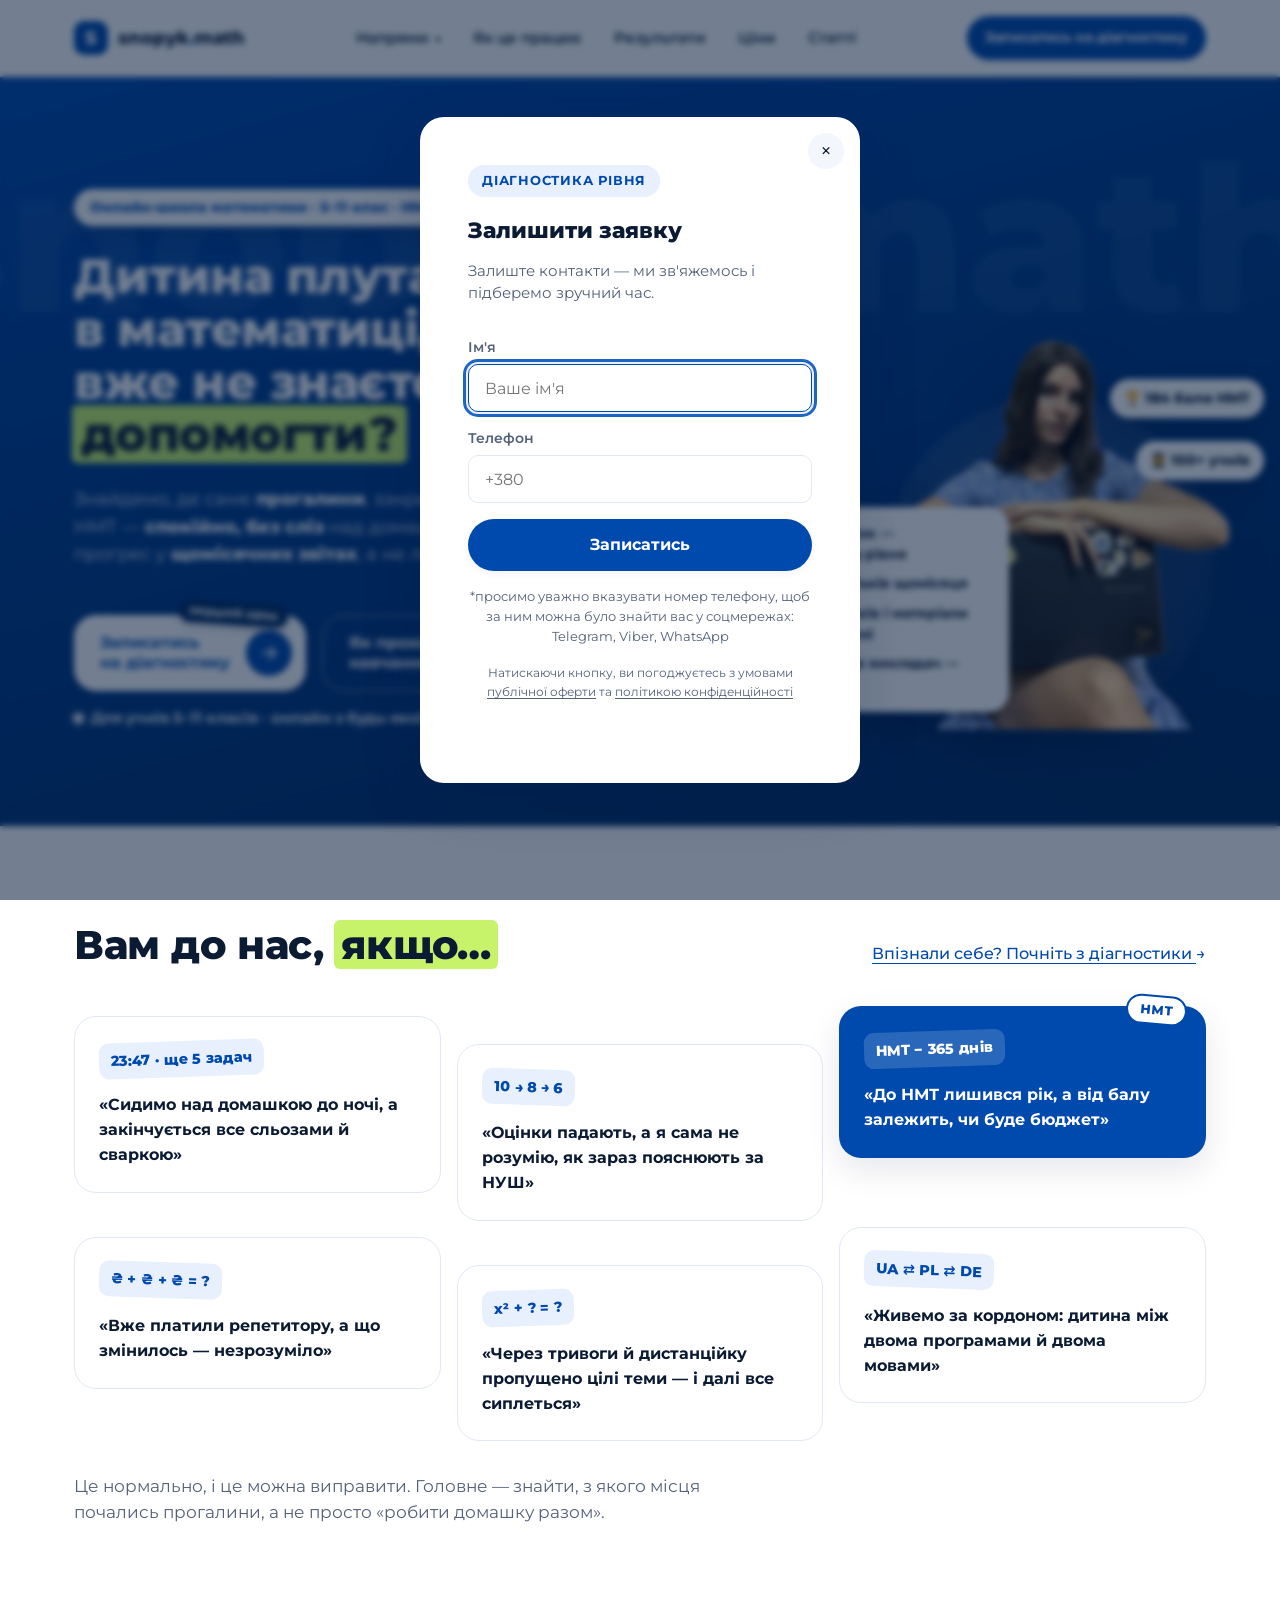
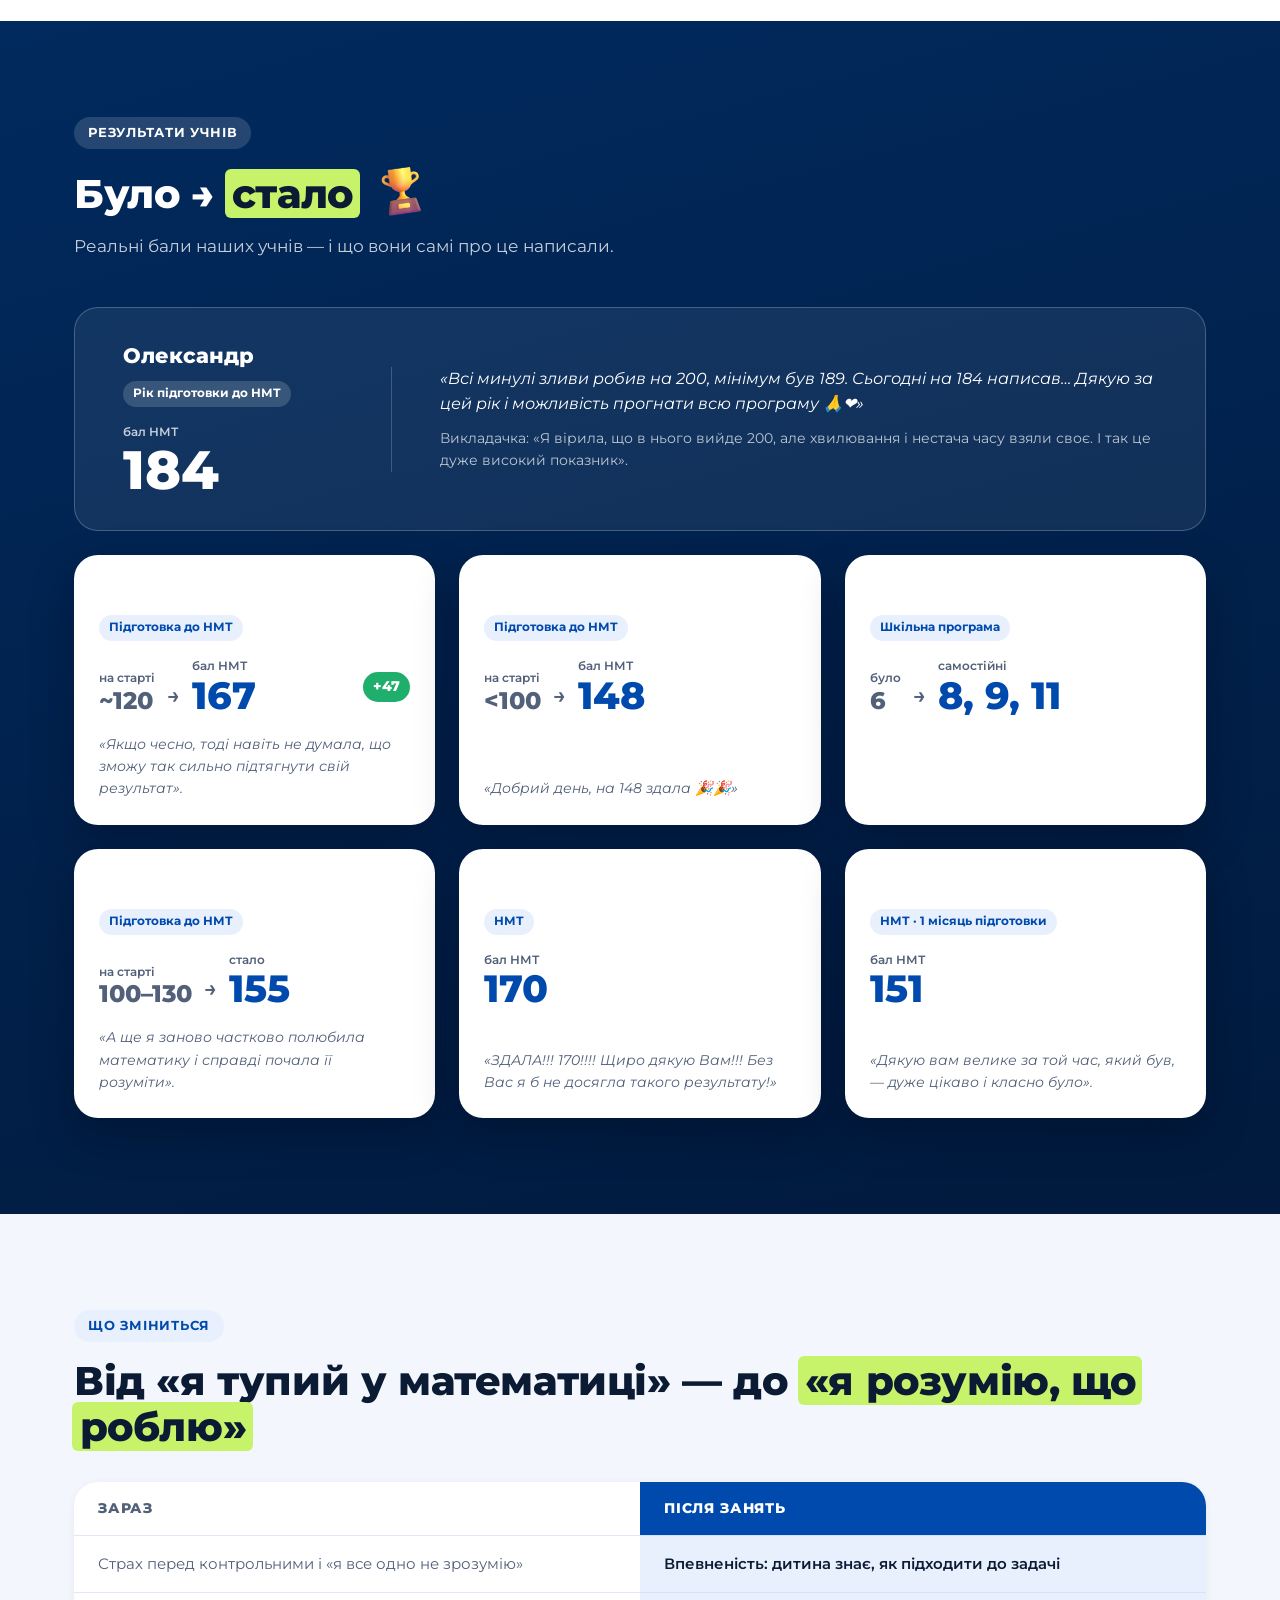
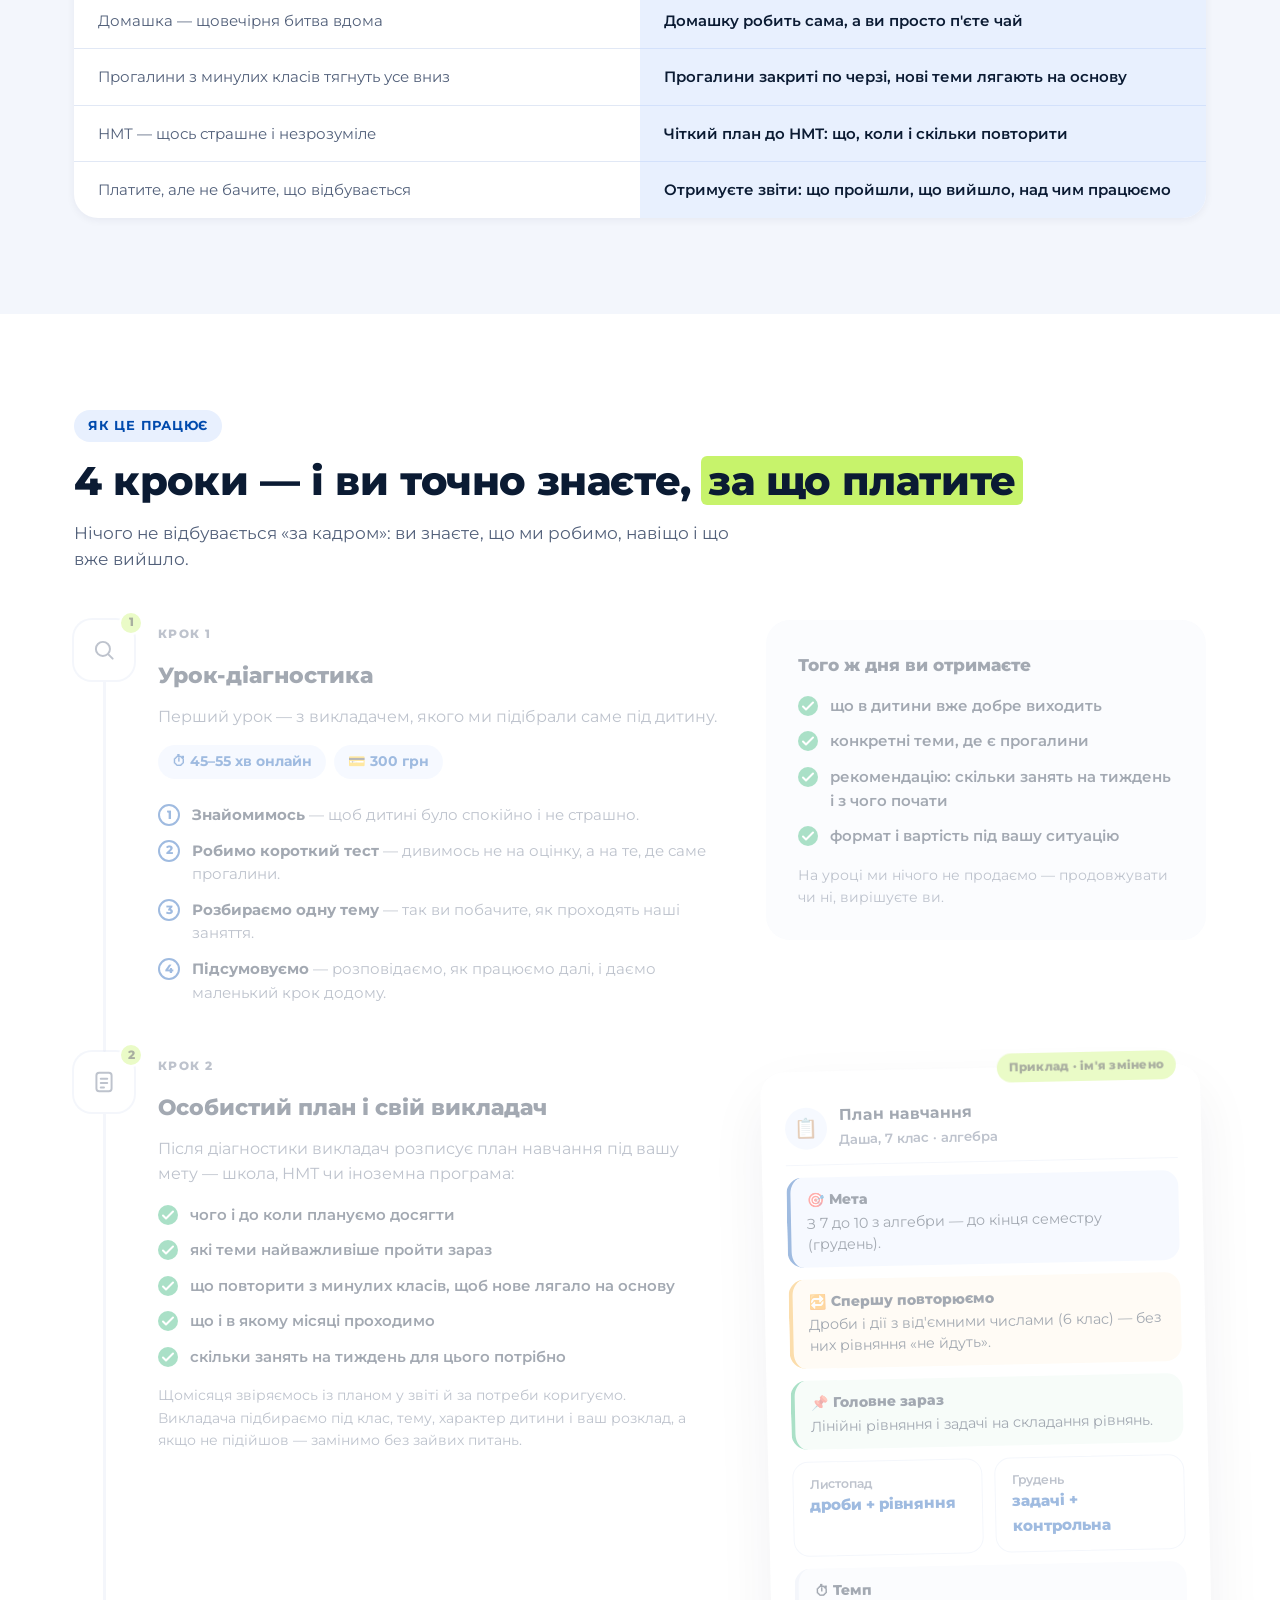
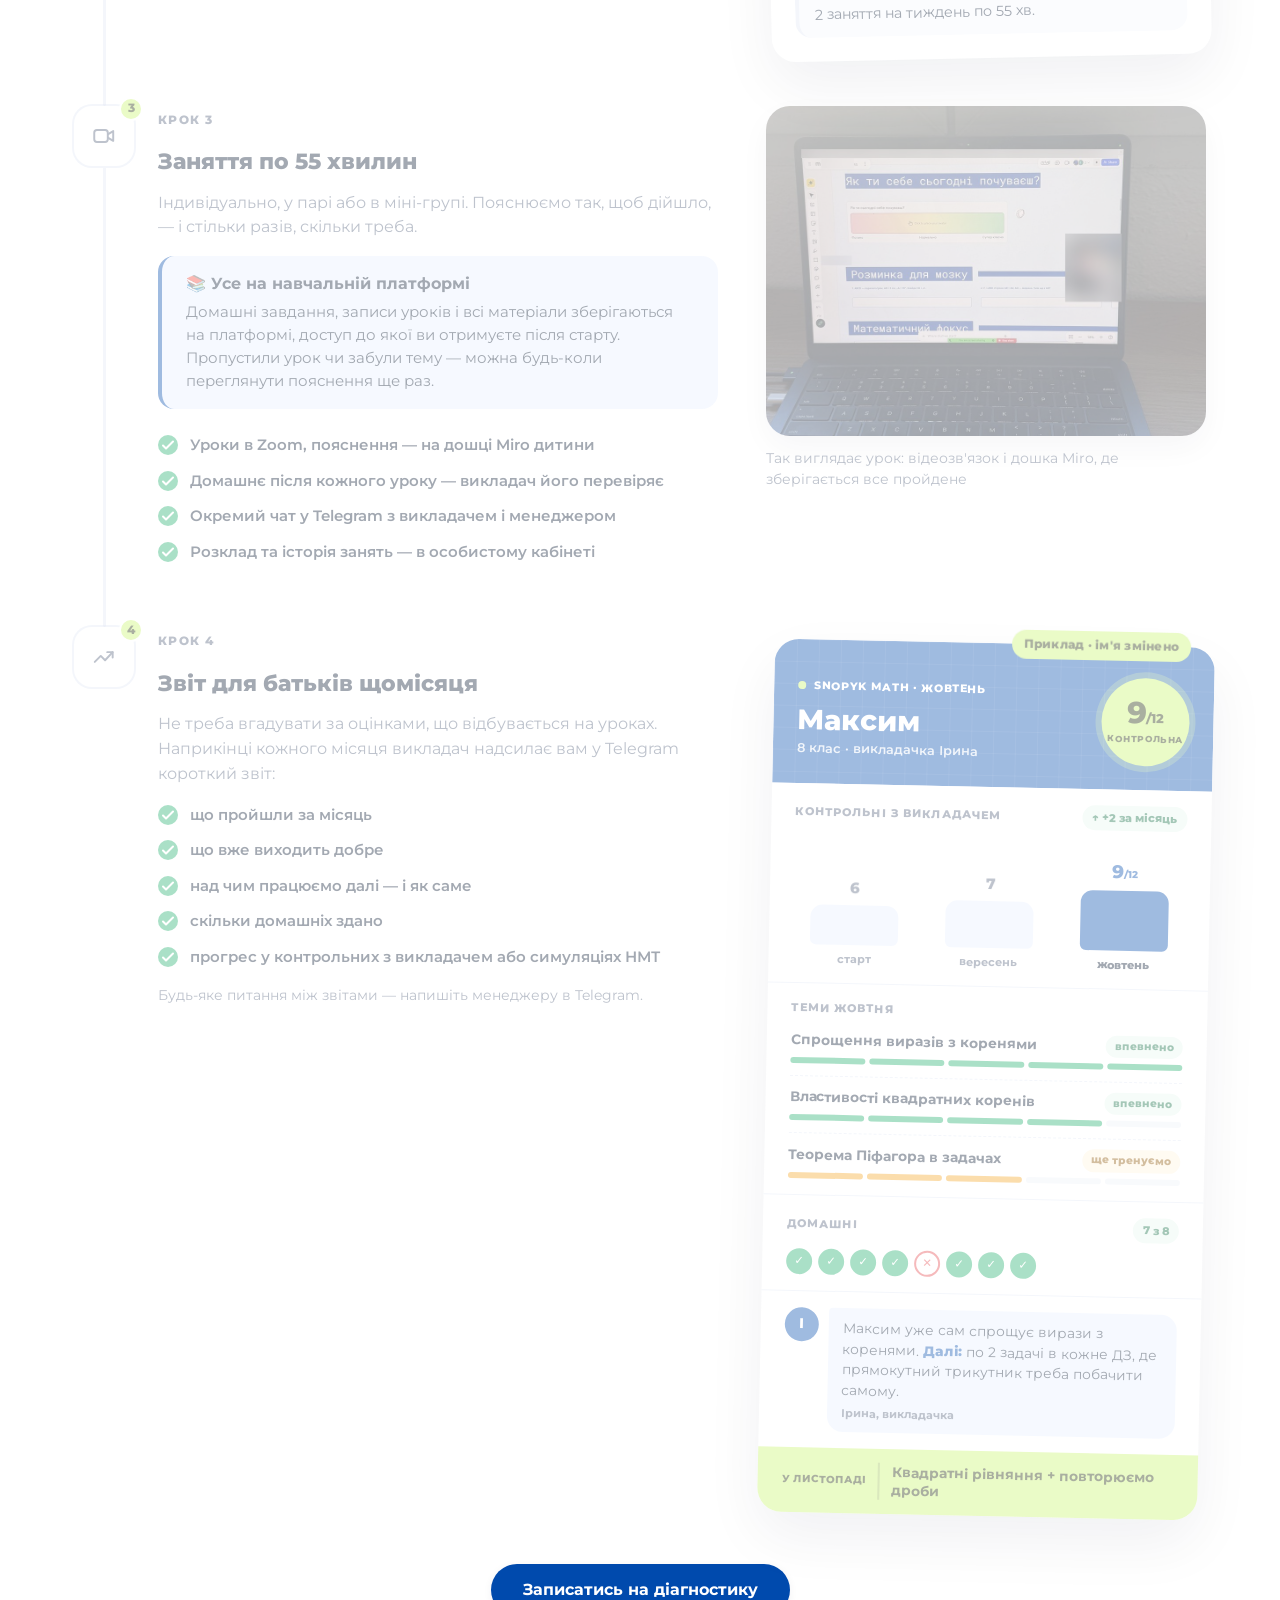
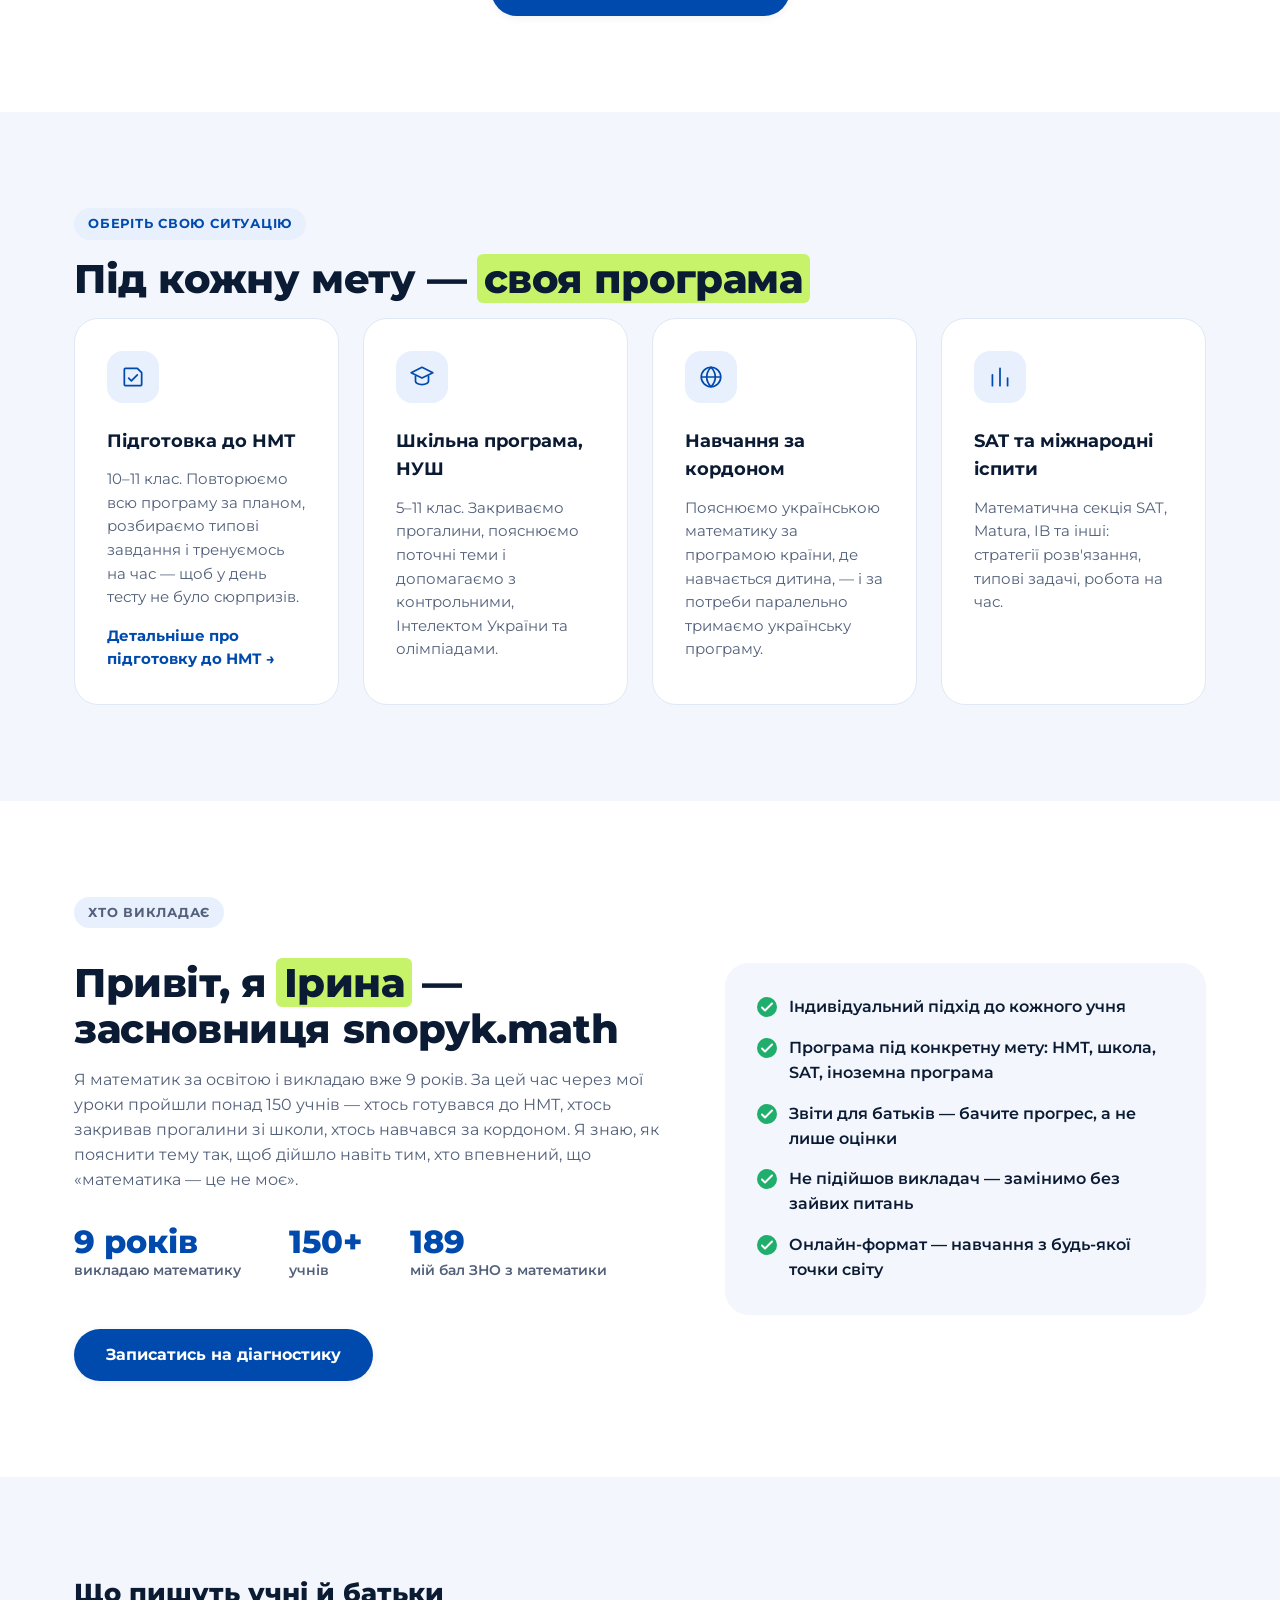
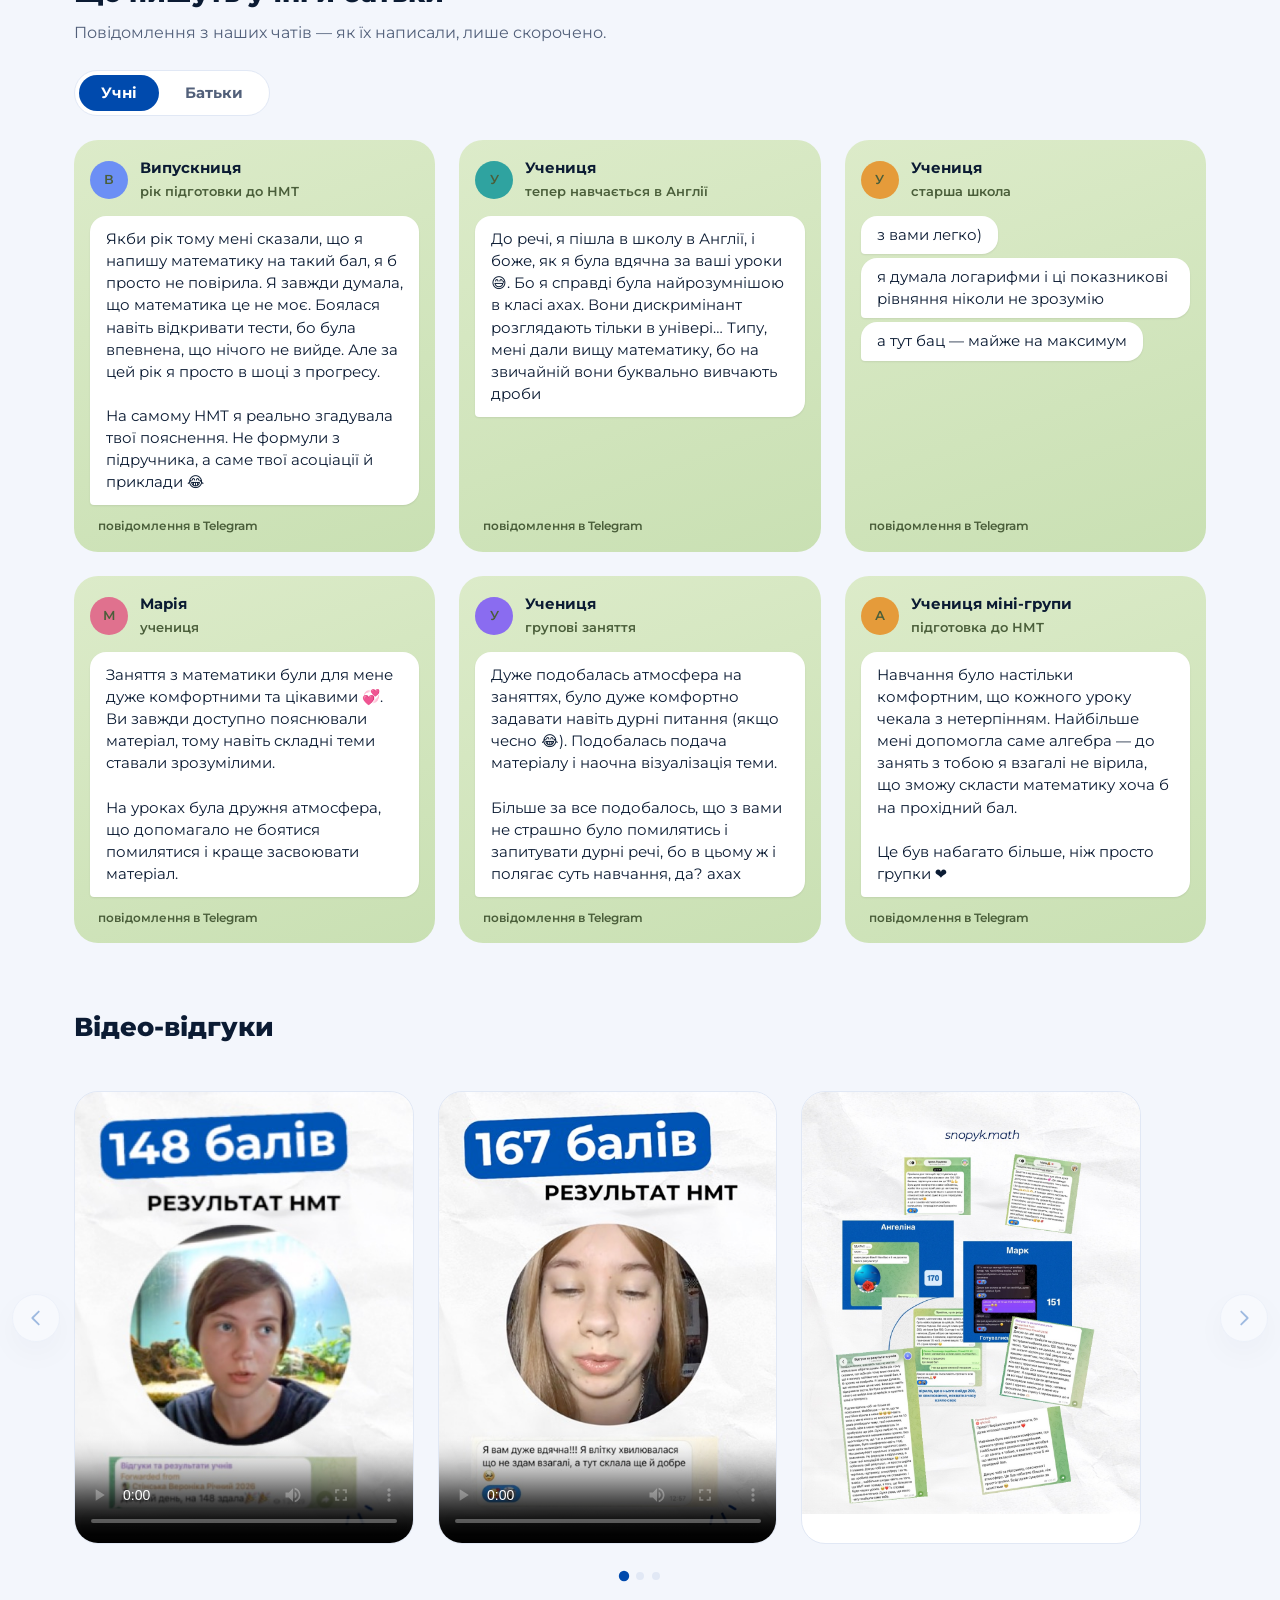
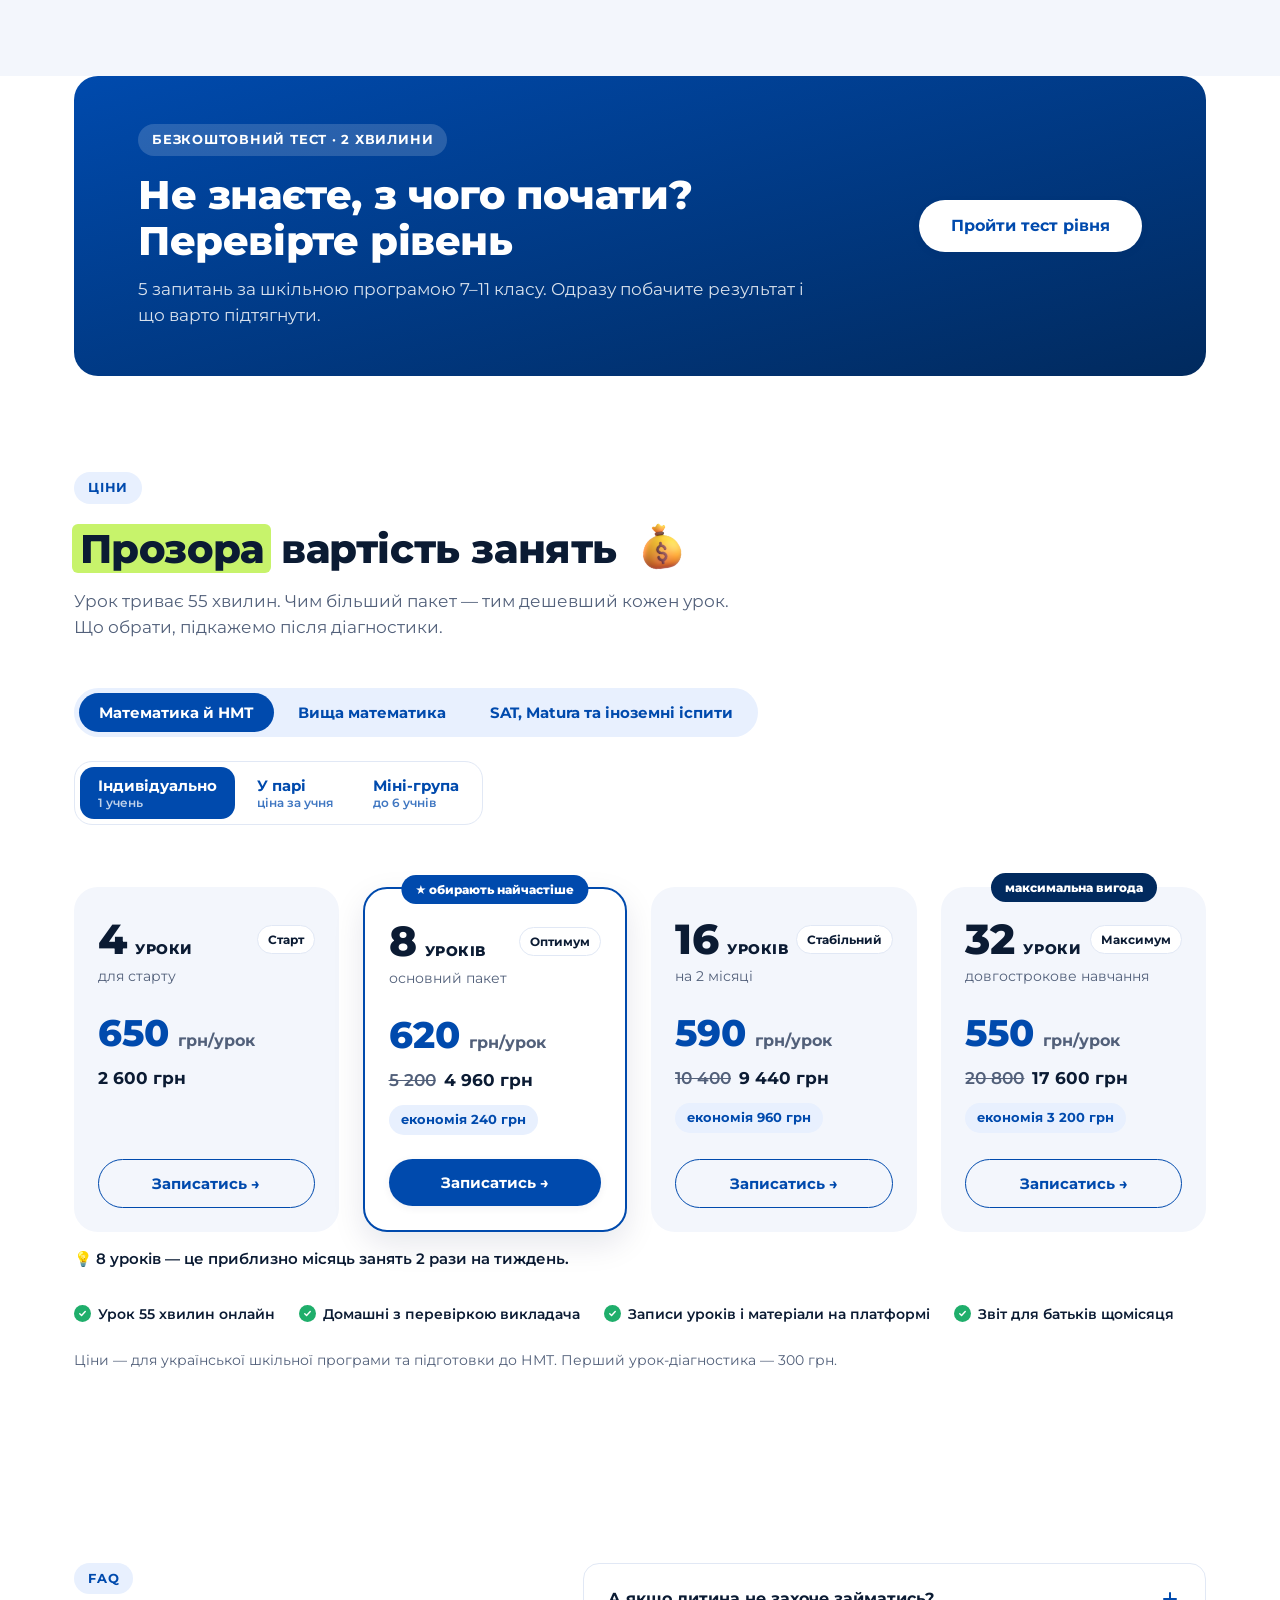
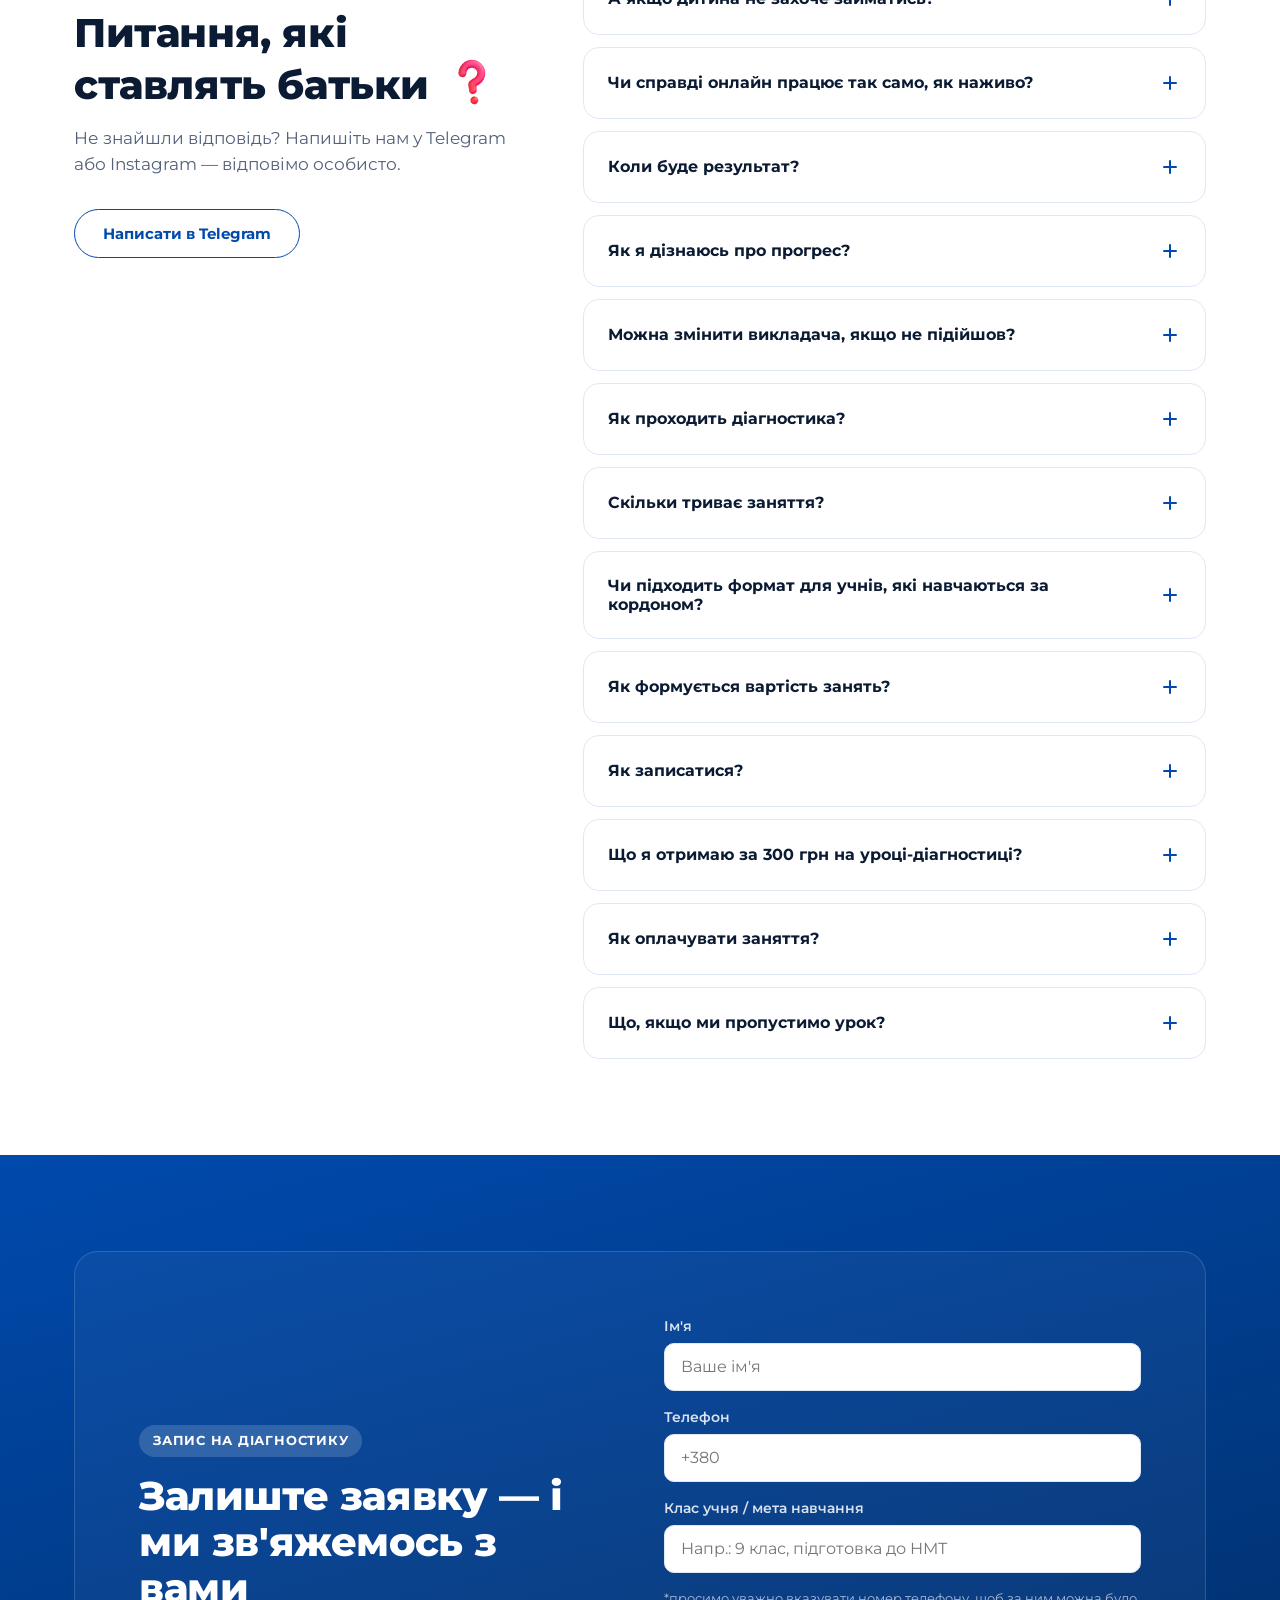
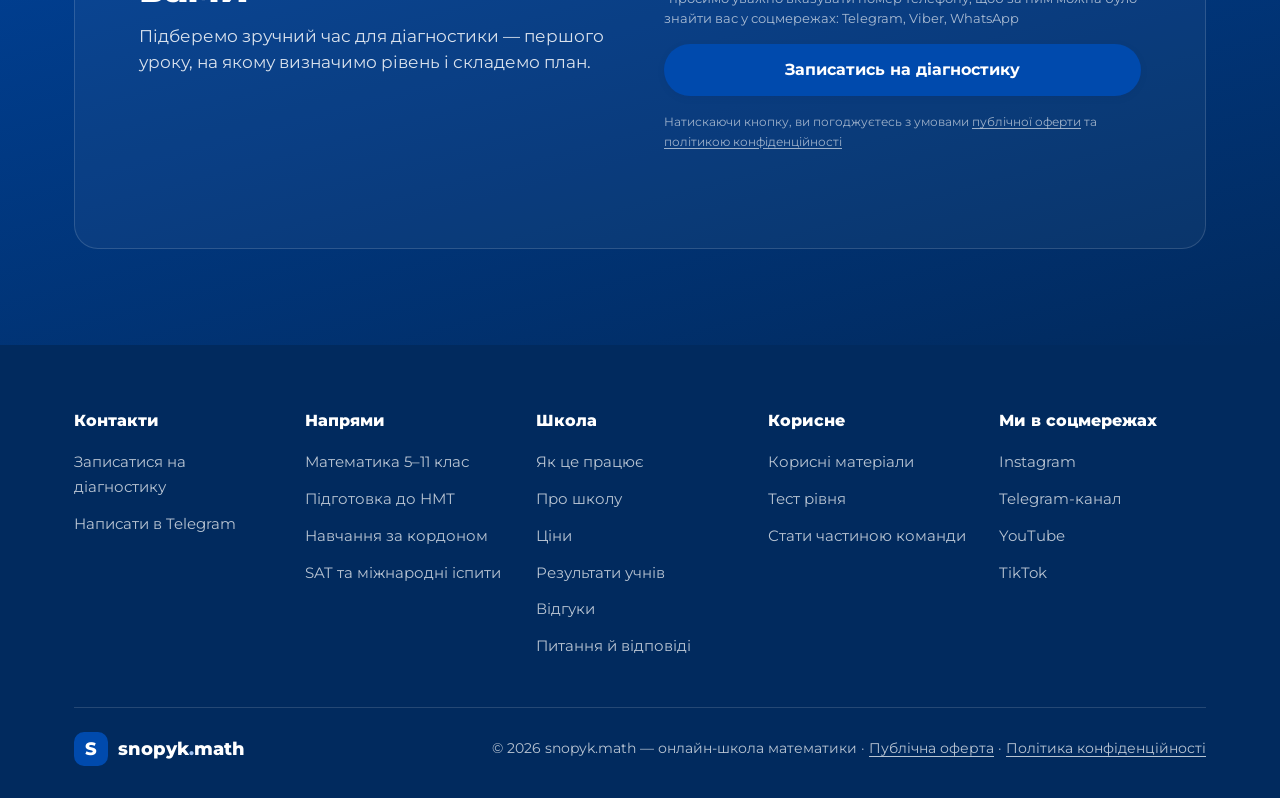
<file: index.html>
<!DOCTYPE html>
<html lang="uk">
<head>
<meta charset="UTF-8">
<!-- Google Analytics -->
<script async src="https://www.googletagmanager.com/gtag/js?id=G-7C6CEEDRTM"></script>
<script>
  window.dataLayer = window.dataLayer || [];
  function gtag(){dataLayer.push(arguments);}
  gtag("js", new Date());
  gtag("config", "G-7C6CEEDRTM");
  // Натискання на будь-яке посилання в Telegram рахуємо як звернення.
  document.addEventListener("click", function (e) {
    var link = e.target.closest && e.target.closest('a[href*="t.me/"]');
    if (link) gtag("event", "contact_telegram", { link_url: link.href });
  });
</script>
<meta name="viewport" content="width=device-width, initial-scale=1, viewport-fit=cover">
<title>snopyk.math — репетитор математики онлайн, підготовка до НМТ</title>
<meta name="description" content="Онлайн-школа математики snopyk.math: 5–11 клас і підготовка до НМТ. Індивідуально, у парі чи в міні-групі, урок-діагностика і щомісячні звіти для батьків.">
<link rel="canonical" href="https://snopykmath.com/">

<meta property="og:type" content="website">
<meta property="og:site_name" content="snopyk.math">
<meta property="og:title" content="snopyk.math — репетитор математики онлайн">
<meta property="og:description" content="Онлайн-школа математики snopyk.math: 5–11 клас і підготовка до НМТ. Індивідуально, у парі чи в міні-групі, урок-діагностика і щомісячні звіти для батьків.">
<meta property="og:url" content="https://snopykmath.com/">
<meta property="og:locale" content="uk_UA">
<meta property="og:image" content="https://snopykmath.com/assets/images/og-home.jpg">
<meta property="og:image:width" content="1200">
<meta property="og:image:height" content="630">
<meta property="og:image:alt" content="snopyk.math — Математика без страху. Запис на пробний урок">

<meta name="twitter:card" content="summary_large_image">
<meta name="twitter:image" content="https://snopykmath.com/assets/images/og-home.jpg">
<meta name="twitter:title" content="snopyk.math — репетитор математики онлайн">
<meta name="twitter:description" content="Індивідуальний репетитор математики онлайн: підготовка до НМТ, шкільна програма 6–11 клас, іноземна програма та SAT.">

<link rel="icon" href="/favicon.ico" sizes="48x48">
<link rel="icon" href="/favicon.svg" type="image/svg+xml">
<link rel="apple-touch-icon" href="/apple-touch-icon.png">

<script type="application/ld+json">
{
  "@context": "https://schema.org",
  "@type": "EducationalOrganization",
  "name": "snopyk.math",
  "url": "https://snopykmath.com/",
  "logo": "https://snopykmath.com/assets/images/logo-512.png",
  "description": "Онлайн-репетитор математики: індивідуальні заняття для учнів 6–11 класів, підготовка до НМТ, математика за іноземною програмою та підготовка до SAT.",
  "areaServed": "UA",
  "sameAs": [
    "https://www.instagram.com/snopyk.math",
    "https://t.me/snopyk_math",
    "https://www.youtube.com/@snopyk_math",
    "https://www.tiktok.com/@snopyk.math"
  ]
}
</script>
<script type="application/ld+json">
{
  "@context": "https://schema.org",
  "@type": "FAQPage",
  "mainEntity": [
    {
      "@type": "Question",
      "name": "Що я отримаю за 300 грн на уроці-діагностиці?",
      "acceptedAnswer": {
        "@type": "Answer",
        "text": "45–55 хвилин уроку з викладачем, якого ми підібрали під дитину: знайомство, короткий тест, розбір однієї теми. Того ж дня ви отримаєте висновки — що вже виходить добре, де прогалини, скільки занять на тиждень потрібно і з чого почати. Продовжувати чи ні — вирішуєте ви."
      }
    },
    {
      "@type": "Question",
      "name": "Як оплачувати заняття?",
      "acceptedAnswer": {
        "@type": "Answer",
        "text": "Оплата — наперед, до початку занять: за обраний пакет уроків, а для міні-групи — за місяць до 3 числа. Оплачуєте на рахунок ФОП, реквізити надішле менеджер. Повні умови — у публічній оферті."
      }
    },
    {
      "@type": "Question",
      "name": "Що, якщо ми пропустимо урок?",
      "acceptedAnswer": {
        "@type": "Answer",
        "text": "Перенести чи скасувати урок без оплати можна не пізніше ніж за 6 годин (уроки до 12:00 — до 21:00 напередодні), безкоштовно до 2 разів на місяць. Якщо учень не підключився протягом 15 хвилин без попередження, урок вважається проведеним. Пропущене групове заняття не переноситься — ми надсилаємо запис."
      }
    },
    {
      "@type": "Question",
      "name": "А якщо дитина не захоче займатись?",
      "acceptedAnswer": {
        "@type": "Answer",
        "text": "Часто небажання — це страх і відчуття «я все одно не зрозумію». На діагностиці дитина знайомиться з викладачем спокійно, без оцінок і тиску. Якщо контакт не складеться — підберемо іншого викладача."
      }
    },
    {
      "@type": "Question",
      "name": "Чи справді онлайн працює так само, як наживо?",
      "acceptedAnswer": {
        "@type": "Answer",
        "text": "Так. Працюємо на спільній інтерактивній дошці: викладач бачить хід розв'язку в реальному часі, а всі матеріали зберігаються. Плюс не треба нікуди їхати — заняття можна провести навіть з іншої країни."
      }
    },
    {
      "@type": "Question",
      "name": "Коли буде результат?",
      "acceptedAnswer": {
        "@type": "Answer",
        "text": "Залежить від того, скільки прогалин і яка мета. Після діагностики ви отримаєте план із термінами, а прогрес бачитимете у звітах — без «чекайте до кінця року»."
      }
    },
    {
      "@type": "Question",
      "name": "Як я дізнаюсь про прогрес?",
      "acceptedAnswer": {
        "@type": "Answer",
        "text": "Ми надсилаємо батькам звіти: що пройшли, що вже виходить і над чим працюємо далі. Будь-яке питання можна поставити менеджеру в Telegram."
      }
    },
    {
      "@type": "Question",
      "name": "Можна змінити викладача, якщо не підійшов?",
      "acceptedAnswer": {
        "@type": "Answer",
        "text": "Так. Важливо, щоб дитині було комфортно, — тому якщо викладач не підійшов, ми підберемо іншого."
      }
    },
    {
      "@type": "Question",
      "name": "Як проходить діагностика?",
      "acceptedAnswer": {
        "@type": "Answer",
        "text": "Це перше заняття онлайн, індивідуально з викладачем. Визначаємо поточний рівень, знаходимо прогалини, обговорюємо мету і формуємо план подальших занять. Після неї ви самі вирішуєте, чи продовжувати."
      }
    },
    {
      "@type": "Question",
      "name": "Скільки триває заняття?",
      "acceptedAnswer": {
        "@type": "Answer",
        "text": "Заняття триває 55 хвилин. Формат обираєте самі — індивідуально, у парі з другом чи однокласником або в міні-групі."
      }
    },
    {
      "@type": "Question",
      "name": "Чи підходить формат для учнів, які навчаються за кордоном?",
      "acceptedAnswer": {
        "@type": "Answer",
        "text": "Так. Пояснюємо українською математику за програмою країни, де навчається дитина, і готуємо до SAT, Matura та інших міжнародних іспитів."
      }
    },
    {
      "@type": "Question",
      "name": "Як формується вартість занять?",
      "acceptedAnswer": {
        "@type": "Answer",
        "text": "Індивідуально — від 550 до 650 грн за урок залежно від пакета (4, 8, 16 чи 32 уроки), у парі — від 450 до 500 грн з учня. Міні-група до 6 учнів — 2 400 грн на місяць з оплатою раз на місяць, тобто урок виходить ≈300 грн і навіть менше. Урок триває 55 хвилин, перший урок-діагностика — 300 грн. Математика за іноземною програмою та SAT — вартість за запитом."
      }
    },
    {
      "@type": "Question",
      "name": "Як записатися?",
      "acceptedAnswer": {
        "@type": "Answer",
        "text": "Залиште заявку на сайті або напишіть нам у Telegram чи Instagram — ми зв'яжемось, щоб узгодити зручний час діагностики."
      }
    }
  ]
}
</script>
<link rel="preconnect" href="https://fonts.googleapis.com">
<link rel="preconnect" href="https://fonts.gstatic.com" crossorigin>
<link href="https://fonts.googleapis.com/css2?family=Montserrat:ital,wght@0,400;0,500;0,600;0,700;0,800;1,500&display=swap" rel="stylesheet">
<link rel="stylesheet" href="css/style.css?v=20261109k">
</head>
<body>

<a class="skip-link" href="#main">Перейти до змісту</a>

<!-- ===== HEADER ===== -->
<header class="site-header" id="site-header">
  <div class="container header-inner">
    <a href="#main" class="logo" aria-label="snopyk.math — на головну">
      <span class="logo-mark" aria-hidden="true">S</span>
      <span class="logo-text">snopyk<span class="logo-dot">.</span>math</span>
    </a>

    <nav class="main-nav" id="main-nav" aria-label="Основна навігація">
      <ul>
        <li class="nav-drop">
          <button type="button" class="nav-drop-btn" aria-expanded="false" aria-controls="nav-drop-menu">Напрями <span aria-hidden="true">▾</span></button>
          <ul class="nav-drop-menu" id="nav-drop-menu">
            <li><a href="#audience">Математика 5–11 клас</a></li>
            <li><a href="/nmt">Підготовка до НМТ</a></li>
            <li><a href="#audience">Навчання за кордоном</a></li>
            <li><a href="#audience">SAT та іноземні іспити</a></li>
          </ul>
        </li>
        <li><a href="#how">Як це працює</a></li>
        <li><a href="#results">Результати</a></li>
        <li><a href="#pricing">Ціни</a></li>
        <li><a href="/materials#articles">Статті</a></li>
      </ul>
    </nav>

    <div class="header-actions">
      <a href="#lead-form" class="btn btn-primary btn-sm js-open-modal">Записатись на діагностику</a>
      <button class="burger" id="burger" aria-expanded="false" aria-controls="mobile-nav" aria-label="Відкрити меню">
        <span></span><span></span><span></span>
      </button>
    </div>
  </div>

  </header>

<div class="mobile-nav" id="mobile-nav">
  <ul>
    <li><a href="/nmt">Підготовка до НМТ</a></li>
    <li><a href="#audience">Напрями</a></li>
    <li><a href="#how">Як це працює</a></li>
    <li><a href="#results">Результати</a></li>
    <li><a href="#pricing">Ціни</a></li>
    <li><a href="/materials#articles">Статті</a></li>
  </ul>
  <a href="#lead-form" class="btn btn-primary btn-block js-open-modal">Записатись на діагностику</a>
  <a href="https://t.me/snopyk_math_manager1" target="_blank" rel="noopener" class="btn btn-outline-primary btn-block mobile-nav-tg">Написати в Telegram</a>
</div>

<main id="main">

  <!-- ===== HERO ===== -->
  <section class="hero">
    <div class="hero-watermark" aria-hidden="true">snopyk.math</div>
    <div class="container hero-grid">
      <div class="hero-inner">
        <p class="hero-badge">Онлайн-школа математики · 5–11 клас · НМТ</p>
        <h1>Дитина плутається в&nbsp;математиці, а&nbsp;ви вже не&nbsp;знаєте, як <span class="hl hl-gold">допомогти?</span></h1>
        <p class="hero-lead">
          Знайдемо, де саме <strong>прогалини</strong>, закриємо їх і підготуємо до НМТ —
          <strong>спокійно, без сліз</strong> над домашкою. Ви бачитимете прогрес у <strong>щомісячних звітах</strong>,
          а не лише в оцінках.
        </p>
        <div class="hero-actions">
          <button type="button" class="btn btn-white btn-lg btn-hero js-open-modal">
            <span>Записатись<br>на діагностику</span><span class="btn-arrow" aria-hidden="true"><svg viewBox="0 0 24 24" fill="none"><path d="M5 12h14m-6-6 6 6-6 6" stroke="currentColor" stroke-width="2.2" stroke-linecap="round" stroke-linejoin="round"/></svg></span>
            <span class="btn-tag">перший крок</span>
          </button>
          <a href="#how" class="btn btn-outline-white btn-lg btn-hero"><span>Як проходить<br>навчання</span><span class="btn-arrow" aria-hidden="true"><svg viewBox="0 0 24 24" fill="none"><path d="M5 12h14m-6-6 6 6-6 6" stroke="currentColor" stroke-width="2.2" stroke-linecap="round" stroke-linejoin="round"/></svg></span></a>
        </div>
        <p class="hero-note"><span class="hero-dot" aria-hidden="true"></span>Для учнів 5–11 класів · онлайн з будь-якої країни</p>
        <ul class="hero-points hero-points-mobile">
          <li>Перший урок — діагностика рівня</li>
          <li>Звіт для батьків щомісяця</li>
          <li>Не підійшов викладач — замінимо</li>
        </ul>
      </div>
      <div class="hero-photo">
        <picture>
          <source srcset="assets/images/founder-photo.webp" type="image/webp">
          <img src="assets/images/founder-photo.png" alt="Ірина Снопик, засновниця snopyk.math" width="832" height="900" fetchpriority="high">
        </picture>
        <span class="hero-chip hero-chip-1">🏆 184 бали НМТ</span>
        <span class="hero-chip hero-chip-2">👩‍🎓 150+ учнів</span>
        <ul class="hero-checks" aria-hidden="true">
          <li>Перший урок — діагностика рівня</li>
          <li>Звіт для батьків щомісяця</li>
          <li>Записи уроків і матеріали на платформі</li>
          <li>Не підійшов викладач — замінимо</li>
        </ul>
      </div>
    </div>
  </section>

  <!-- ===== PAINS ===== -->
  <section class="section" id="pains">
    <div class="container">
      <div class="pains-head">
        <h2 class="section-title">Вам до нас, <span class="hl">якщо…</span></h2>
        <a href="#lead-form" class="pains-link js-open-modal">Впізнали себе? Почніть з діагностики <span aria-hidden="true">→</span></a>
      </div>

      <ul class="pain-grid m-swipe">
        <li class="pain-card">
          <span class="pain-chip" aria-hidden="true">23:47 · ще 5 задач</span>
          <p>«Сидимо над домашкою до ночі, а закінчується все сльозами й сваркою»</p>
        </li>
        <li class="pain-card">
          <span class="pain-chip" aria-hidden="true">10 → 8 → 6</span>
          <p>«Оцінки падають, а я сама не розумію, як зараз пояснюють за НУШ»</p>
        </li>
        <li class="pain-card pain-card-hit">
          <span class="pain-badge">НМТ</span><span class="pain-chip" aria-hidden="true">НМТ − 365 днів</span>
          <p>«До НМТ лишився рік, а від балу залежить, чи буде бюджет»</p>
        </li>
        <li class="pain-card">
          <span class="pain-chip" aria-hidden="true">₴ + ₴ + ₴ = ?</span>
          <p>«Вже платили репетитору, а що змінилось — незрозуміло»</p>
        </li>
        <li class="pain-card">
          <span class="pain-chip" aria-hidden="true">x² + ? = ?</span>
          <p>«Через тривоги й дистанційку пропущено цілі теми — і далі все сиплеться»</p>
        </li>
        <li class="pain-card">
          <span class="pain-chip" aria-hidden="true">UA ⇄ PL ⇄ DE</span>
          <p>«Живемо за кордоном: дитина між двома програмами й двома мовами»</p>
        </li>
      </ul>

      <p class="pain-outro">Це нормально, і це можна виправити. Головне — знайти, з якого місця почались прогалини, а не просто «робити домашку разом».</p>
    </div>
  </section>

  <!-- ===== RESULTS ===== -->
  <section class="section section-dark" id="results">
    <div class="container">
      <p class="section-eyebrow">Результати учнів</p>
      <h2 class="section-title">Було → <span class="hl">стало</span> <img class="sticker" src="assets/stickers/trophy.png" alt="" aria-hidden="true" width="90" height="90" loading="lazy"></h2>
      <p class="section-lead">Реальні бали наших учнів — і що вони самі про це написали.</p>

      <ul class="cases-grid m-swipe" role="list">
        <li class="case-card case-featured">
          <div class="case-featured-main">
            <div class="case-top">
              <strong class="case-name">Олександр</strong>
              <span class="case-tag">Рік підготовки до НМТ</span>
            </div>
            <div class="case-scores">
              <div class="case-after"><span>бал НМТ</span><b>184</b></div>
            </div>
          </div>
          <div class="case-featured-quote">
            <p class="case-quote">«Всі минулі зливи робив на 200, мінімум був 189. Сьогодні на 184 написав… Дякую за цей рік і можливість прогнати всю програму 🙏❤️»</p>
            <p class="case-teacher">Викладачка: «Я вірила, що в нього вийде 200, але хвилювання і нестача часу взяли своє. І так це дуже високий показник».</p>
          </div>
        </li>
        <li class="case-card">
          <div class="case-top">
            <strong class="case-name">Христина</strong>
            <span class="case-tag">Підготовка до НМТ</span>
          </div>
          <div class="case-scores">
            <div class="case-before"><span>на старті</span><b>~120</b></div>
            <span class="case-arrow" aria-hidden="true">→</span>
            <div class="case-after"><span>бал НМТ</span><b>167</b></div>
            <span class="case-delta">+47</span>
          </div>
          <p class="case-quote">«Якщо чесно, тоді навіть не думала, що зможу так сильно підтягнути свій результат».</p>
        </li>
        <li class="case-card">
          <div class="case-top">
            <strong class="case-name">Вероніка</strong>
            <span class="case-tag">Підготовка до НМТ</span>
          </div>
          <div class="case-scores">
            <div class="case-before"><span>на старті</span><b>&lt;100</b></div>
            <span class="case-arrow" aria-hidden="true">→</span>
            <div class="case-after"><span>бал НМТ</span><b>148</b></div>
          </div>
          <p class="case-quote">«Добрий день, на 148 здала 🎉🎉»</p>
        </li>
        <li class="case-card">
          <div class="case-top">
            <strong class="case-name">Саша</strong>
            <span class="case-tag">Шкільна програма</span>
          </div>
          <div class="case-scores">
            <div class="case-before"><span>було</span><b>6</b></div>
            <span class="case-arrow" aria-hidden="true">→</span>
            <div class="case-after"><span>самостійні</span><b>8, 9, 11</b></div>
          </div>
        </li>
        <li class="case-card">
          <div class="case-top">
            <strong class="case-name">Ірина</strong>
            <span class="case-tag">Підготовка до НМТ</span>
          </div>
          <div class="case-scores">
            <div class="case-before"><span>на старті</span><b>100–130</b></div>
            <span class="case-arrow" aria-hidden="true">→</span>
            <div class="case-after"><span>стало</span><b>155</b></div>
          </div>
          <p class="case-quote">«А ще я заново частково полюбила математику і справді почала її розуміти».</p>
        </li>
        <li class="case-card">
          <div class="case-top">
            <strong class="case-name">Ангеліна</strong>
            <span class="case-tag">НМТ</span>
          </div>
          <div class="case-scores">
            <div class="case-after"><span>бал НМТ</span><b>170</b></div>
          </div>
          <p class="case-quote">«ЗДАЛА!!! 170!!!! Щиро дякую Вам!!! Без Вас я б не досягла такого результату!»</p>
        </li>
        <li class="case-card">
          <div class="case-top">
            <strong class="case-name">Марк</strong>
            <span class="case-tag">НМТ · 1 місяць підготовки</span>
          </div>
          <div class="case-scores">
            <div class="case-after"><span>бал НМТ</span><b>151</b></div>
          </div>
          <p class="case-quote">«Дякую вам велике за той час, який був, — дуже цікаво і класно було».</p>
        </li>
      </ul>
    </div>
  </section>

  <!-- ===== BEFORE / AFTER ===== -->
  <section class="section section-alt" id="change">
    <div class="container">
      <p class="section-eyebrow">Що зміниться</p>
      <h2 class="section-title">Від «я тупий у математиці» — до <span class="hl">«я розумію, що роблю»</span></h2>

      <div class="change-table" role="table" aria-label="Що змінюється після занять">
        <div class="change-head" role="row">
          <span role="columnheader">Зараз</span>
          <span role="columnheader">Після занять</span>
        </div>
        <div class="change-row" role="row">
          <span class="change-before" role="cell">Страх перед контрольними і «я все одно не зрозумію»</span>
          <span class="change-after" role="cell">Впевненість: дитина знає, як підходити до задачі</span>
        </div>
        <div class="change-row" role="row">
          <span class="change-before" role="cell">Домашка — щовечірня битва вдома</span>
          <span class="change-after" role="cell">Домашку робить сама, а ви просто п'єте чай</span>
        </div>
        <div class="change-row" role="row">
          <span class="change-before" role="cell">Прогалини з минулих класів тягнуть усе вниз</span>
          <span class="change-after" role="cell">Прогалини закриті по черзі, нові теми лягають на основу</span>
        </div>
        <div class="change-row" role="row">
          <span class="change-before" role="cell">НМТ — щось страшне і незрозуміле</span>
          <span class="change-after" role="cell">Чіткий план до НМТ: що, коли і скільки повторити</span>
        </div>
        <div class="change-row" role="row">
          <span class="change-before" role="cell">Платите, але не бачите, що відбувається</span>
          <span class="change-after" role="cell">Отримуєте звіти: що пройшли, що вийшло, над чим працюємо</span>
        </div>
      </div>
    </div>
  </section>

  <!-- ===== HOW IT WORKS ===== -->
  <section class="section" id="how">
    <div class="container">
      <p class="section-eyebrow">Як це працює</p>
      <h2 class="section-title">4 кроки — і ви точно знаєте, <span class="hl">за що платите</span></h2>
      <p class="section-lead">Нічого не відбувається «за кадром»: ви знаєте, що ми робимо, навіщо і що вже вийшло.</p>

      <ol class="how-flow">
        <!-- 1. Diagnostic -->
        <li class="how-item">
          <span class="how-num" aria-hidden="true"><svg viewBox="0 0 24 24" fill="none" aria-hidden="true"><circle cx="11" cy="11" r="6.5" stroke="currentColor" stroke-width="1.8"/><path d="m16 16 4 4" stroke="currentColor" stroke-width="1.8" stroke-linecap="round"/></svg><b>1</b></span>
          <div class="how-body how-body-aside">
            <div class="how-text">
              <p class="how-step-label">Крок 1</p>
              <h3>Урок-діагностика</h3>
              <p class="how-short">45–55 хв онлайн, 300 грн. Знайомимось, робимо короткий тест і знаходимо, де саме прогалини. Того ж дня ви отримуєте висновки й рекомендації.</p>
              <p>Перший урок — з викладачем, якого ми підібрали саме під дитину.</p>
              <ul class="how-chips" role="list">
                <li>⏱ 45–55 хв онлайн</li>
                <li>💳 300 грн</li>
              </ul>
              <ol class="how-substeps">
                <li><b>Знайомимось</b> — щоб дитині було спокійно і не страшно.</li>
                <li><b>Робимо короткий тест</b> — дивимось не на оцінку, а на те, де саме прогалини.</li>
                <li><b>Розбираємо одну тему</b> — так ви побачите, як проходять наші заняття.</li>
                <li><b>Підсумовуємо</b> — розповідаємо, як працюємо далі, і даємо маленький крок додому.</li>
              </ol>
            </div>
            <div class="how-aside how-card">
              <h4>Того ж дня ви отримаєте</h4>
              <ul class="check-list">
                <li>що в дитини вже добре виходить</li>
                <li>конкретні теми, де є прогалини</li>
                <li>рекомендацію: скільки занять на тиждень і з чого почати</li>
                <li>формат і вартість під вашу ситуацію</li>
              </ul>
              <p class="how-note">На уроці ми нічого не продаємо — продовжувати чи ні, вирішуєте ви.</p>
            </div>
          </div>
        </li>

        <!-- 2. Plan -->
        <li class="how-item">
          <span class="how-num" aria-hidden="true"><svg viewBox="0 0 24 24" fill="none" aria-hidden="true"><rect x="5" y="3.5" width="14" height="17" rx="2.5" stroke="currentColor" stroke-width="1.8"/><path d="M9 9h6M9 13h6M9 17h3" stroke="currentColor" stroke-width="1.8" stroke-linecap="round"/></svg><b>2</b></span>
          <div class="how-body how-body-aside">
            <div class="how-text">
              <p class="how-step-label">Крок 2</p>
              <h3>Особистий план і свій викладач</h3>
              <p class="how-short">Викладач розписує, чого і до коли досягаємо, які теми головні зараз і що повторити з минулих класів.</p>
              <button type="button" class="how-example-btn" data-example="plan">Подивитись приклад →</button>
              <p>Після діагностики викладач розписує план навчання під вашу мету — школа, НМТ чи іноземна програма:</p>
              <ul class="check-list how-list">
                <li>чого і до коли плануємо досягти</li>
                <li>які теми найважливіше пройти зараз</li>
                <li>що повторити з минулих класів, щоб нове лягало на основу</li>
                <li>що і в якому місяці проходимо</li>
                <li>скільки занять на тиждень для цього потрібно</li>
              </ul>
              <p class="how-note">Щомісяця звіряємось із планом у звіті й за потреби коригуємо. Викладача підбираємо під клас, тему, характер дитини і ваш розклад, а якщо не підійшов — замінимо без зайвих питань.</p>
            </div>

            <figure class="how-aside report-card plan-card" data-example-src="plan" aria-label="Приклад плану навчання">
              <span class="report-sample">Приклад · ім'я змінено</span>
              <header class="report-head">
                <span class="report-avatar" aria-hidden="true">📋</span>
                <div>
                  <strong>План навчання</strong>
                  <span>Даша, 7 клас · алгебра</span>
                </div>
              </header>
              <div class="report-block report-next">
                <h5>🎯 Мета</h5>
                <p>З 7 до 10 з алгебри — до кінця семестру (грудень).</p>
              </div>
              <div class="report-block report-work">
                <h5>🔁 Спершу повторюємо</h5>
                <p>Дроби і дії з від'ємними числами (6 клас) — без них рівняння «не йдуть».</p>
              </div>
              <div class="report-block report-good">
                <h5>📌 Головне зараз</h5>
                <p>Лінійні рівняння і задачі на складання рівнянь.</p>
              </div>
              <div class="report-stats">
                <div><span>Листопад</span><strong>дроби + рівняння</strong></div>
                <div><span>Грудень</span><strong>задачі + контрольна</strong></div>
              </div>
              <div class="report-block">
                <h5>⏱ Темп</h5>
                <p>2 заняття на тиждень по 55 хв.</p>
              </div>
            </figure>
          </div>
        </li>

        <!-- 3. Lessons -->
        <li class="how-item">
          <span class="how-num" aria-hidden="true"><svg viewBox="0 0 24 24" fill="none" aria-hidden="true"><rect x="3" y="6.5" width="12.5" height="11" rx="2.5" stroke="currentColor" stroke-width="1.8"/><path d="m15.5 10.5 5-3v9l-5-3" stroke="currentColor" stroke-width="1.8" stroke-linejoin="round"/></svg><b>3</b></span>
          <div class="how-body how-body-aside">
            <div class="how-text">
              <p class="how-step-label">Крок 3</p>
              <h3>Заняття по 55 хвилин</h3>
              <p class="how-short">Індивідуально, у парі чи в міні-групі. Домашні, записи уроків і всі матеріали — на навчальній платформі.</p>
              <p>Індивідуально, у парі або в міні-групі. Пояснюємо так, щоб дійшло, — і стільки разів, скільки треба.</p>
              <div class="how-platform">
                <strong>📚 Усе на навчальній платформі</strong>
                <p>Домашні завдання, записи уроків і всі матеріали зберігаються на платформі, доступ до якої ви отримуєте після старту. Пропустили урок чи забули тему — можна будь-коли переглянути пояснення ще раз.</p>
              </div>
              <ul class="check-list how-list">
                <li>Уроки в Zoom, пояснення — на дошці Miro дитини</li>
                <li>Домашнє після кожного уроку — викладач його перевіряє</li>
                <li>Окремий чат у Telegram з викладачем і менеджером</li>
                <li>Розклад та історія занять — в особистому кабінеті</li>
              </ul>
            </div>
            <figure class="how-aside how-photo">
              <img src="assets/images/lesson-laptop.jpg" alt="Урок snopyk.math: дошка Miro з розминкою для мозку і відеозв'язок з учнем" width="1000" height="750" loading="lazy">
              <figcaption>Так виглядає урок: відеозв'язок і дошка Miro, де зберігається все пройдене</figcaption>
            </figure>
          </div>
        </li>

        <!-- 4. Monthly report -->
        <li class="how-item">
          <span class="how-num" aria-hidden="true"><svg viewBox="0 0 24 24" fill="none" aria-hidden="true"><path d="m3.5 16.5 5.5-5.5 4 4 7-7.5" stroke="currentColor" stroke-width="1.8" stroke-linecap="round" stroke-linejoin="round"/><path d="M15 7.5h5v5" stroke="currentColor" stroke-width="1.8" stroke-linecap="round" stroke-linejoin="round"/></svg><b>4</b></span>
          <div class="how-body how-body-aside">
            <div class="how-text">
              <p class="how-step-label">Крок 4</p>
              <h3>Звіт для батьків щомісяця</h3>
              <p class="how-short">Щомісяця в Telegram: що пройшли, що вже виходить, над чим працюємо і скільки домашніх здано.</p>
              <button type="button" class="how-example-btn" data-example="report">Подивитись приклад →</button>
              <p>Не треба вгадувати за оцінками, що відбувається на уроках. Наприкінці кожного місяця викладач надсилає вам у Telegram короткий звіт:</p>
              <ul class="check-list how-list">
                <li>що пройшли за місяць</li>
                <li>що вже виходить добре</li>
                <li>над чим працюємо далі — і як саме</li>
                <li>скільки домашніх здано</li>
                <li>прогрес у контрольних з викладачем або симуляціях НМТ</li>
              </ul>
              <p class="how-note">Будь-яке питання між звітами — напишіть менеджеру в Telegram.</p>
            </div>

            <figure class="how-aside report-card report-v2" data-example-src="report" aria-label="Приклад щомісячного звіту для батьків">
              <span class="report-sample">Приклад · ім'я змінено</span>
              <header class="rc-head">
                <div>
                  <span class="rc-brand"><i aria-hidden="true"></i>Snopyk Math · жовтень</span>
                  <strong class="rc-name">Максим</strong>
                  <span class="rc-sub">8 клас · викладачка Ірина</span>
                </div>
                <div class="rc-score"><strong>9<small>/12</small></strong><em>контрольна</em></div>
              </header>
              <div class="rc-sec">
                <div class="rc-h"><h5>Контрольні з викладачем</h5><span class="rc-chip rc-ok">↑ +2 за місяць</span></div>
                <div class="rc-bars" role="img" aria-label="Контрольні з викладачем: на старті 6, у вересні 7, у жовтні 9 з 12">
                  <div class="rc-col"><b>6</b><i style="height:40px"></i><span>старт</span></div>
                  <div class="rc-col"><b>7</b><i style="height:47px"></i><span>вересень</span></div>
                  <div class="rc-col rc-now"><b>9<small>/12</small></b><i style="height:60px"></i><span>жовтень</span></div>
                </div>
              </div>
              <div class="rc-sec">
                <div class="rc-h"><h5>Теми жовтня</h5></div>
                <div class="rc-topic rc-ok"><p>Спрощення виразів з коренями</p><span class="rc-st">впевнено</span><span class="rc-seg" aria-hidden="true"><i class="f"></i><i class="f"></i><i class="f"></i><i class="f"></i><i class="f"></i></span></div>
                <div class="rc-topic rc-ok"><p>Властивості квадратних коренів</p><span class="rc-st">впевнено</span><span class="rc-seg" aria-hidden="true"><i class="f"></i><i class="f"></i><i class="f"></i><i class="f"></i><i></i></span></div>
                <div class="rc-topic rc-mid"><p>Теорема Піфагора в задачах</p><span class="rc-st">ще тренуємо</span><span class="rc-seg" aria-hidden="true"><i class="f"></i><i class="f"></i><i class="f"></i><i></i><i></i></span></div>
              </div>
              <div class="rc-sec">
                <div class="rc-h"><h5>Домашні</h5><span class="rc-chip rc-ok">7 з 8</span></div>
                <div class="rc-hw" role="img" aria-label="Здано 7 домашніх з 8"><i>✓</i><i>✓</i><i>✓</i><i>✓</i><i class="no">✕</i><i>✓</i><i>✓</i><i>✓</i></div>
              </div>
              <div class="rc-sec">
                <div class="rc-note"><span class="rc-av" aria-hidden="true">І</span><p class="rc-bubble">Максим уже сам спрощує вирази з коренями. <b>Далі:</b> по 2 задачі в кожне ДЗ, де прямокутний трикутник треба побачити самому.<small>Ірина, викладачка</small></p></div>
              </div>
              <div class="rc-next"><span>У листо&shy;паді</span><p>Квадратні рівняння + повторюємо дроби</p></div>
            </figure>
          </div>
        </li>
      </ol>
      <p class="how-swipe-hint" aria-hidden="true">Гортайте вбік →</p>

      <div class="section-cta">
        <button type="button" class="btn btn-primary btn-lg js-open-modal">Записатись на діагностику</button>
      </div>
    </div>
  </section>

  <dialog class="example-sheet" id="example-sheet" aria-label="Приклад">
    <button type="button" class="example-sheet-close" aria-label="Закрити">&times;</button>
    <div class="example-sheet-body"></div>
  </dialog>

  <!-- ===== SITUATIONS ===== -->
  <section class="section section-alt" id="audience">
    <div class="container">
      <p class="section-eyebrow">Оберіть свою ситуацію</p>
      <h2 class="section-title">Під кожну мету — <span class="hl">своя програма</span></h2>

      <div class="cards-grid situation-grid m-swipe">
        <article class="audience-card">
          <div class="audience-icon" aria-hidden="true">
            <svg viewBox="0 0 24 24" fill="none"><path d="M4 19V5a1 1 0 0 1 1-1h11l4 4v11a1 1 0 0 1-1 1H5a1 1 0 0 1-1-1Z" stroke="currentColor" stroke-width="1.6" stroke-linejoin="round"/><path d="M8 13l2.5 2.5L16 10" stroke="currentColor" stroke-width="1.6" stroke-linecap="round" stroke-linejoin="round"/></svg>
          </div>
          <h3>Підготовка до НМТ</h3>
          <p>10–11 клас. Повторюємо всю програму за планом, розбираємо типові завдання і тренуємось на час — щоб у день тесту не було сюрпризів.</p>
          <a href="/nmt" class="card-link">Детальніше про підготовку до НМТ →</a>
        </article>

        <article class="audience-card">
          <div class="audience-icon" aria-hidden="true">
            <svg viewBox="0 0 24 24" fill="none"><path d="M12 3 2 8l10 5 10-5-10-5Z" stroke="currentColor" stroke-width="1.6" stroke-linejoin="round"/><path d="M6 10.5V16c0 1.5 2.5 3 6 3s6-1.5 6-3v-5.5" stroke="currentColor" stroke-width="1.6" stroke-linejoin="round"/></svg>
          </div>
          <h3>Шкільна програма, НУШ</h3>
          <p>5–11 клас. Закриваємо прогалини, пояснюємо поточні теми і допомагаємо з контрольними, Інтелектом України та олімпіадами.</p>
        </article>

        <article class="audience-card">
          <div class="audience-icon" aria-hidden="true">
            <svg viewBox="0 0 24 24" fill="none"><circle cx="12" cy="12" r="9" stroke="currentColor" stroke-width="1.6"/><path d="M3 12h18M12 3c2.5 2.6 4 6 4 9s-1.5 6.4-4 9c-2.5-2.6-4-6-4-9s1.5-6.4 4-9Z" stroke="currentColor" stroke-width="1.6"/></svg>
          </div>
          <h3>Навчання за кордоном</h3>
          <p>Пояснюємо українською математику за програмою країни, де навчається дитина, — і за потреби паралельно тримаємо українську програму.</p>
        </article>

        <article class="audience-card">
          <div class="audience-icon" aria-hidden="true">
            <svg viewBox="0 0 24 24" fill="none"><path d="M5 20V10m7 10V4m7 16v-7" stroke="currentColor" stroke-width="1.6" stroke-linecap="round"/></svg>
          </div>
          <h3>SAT та міжнародні іспити</h3>
          <p>Математична секція SAT, Matura, IB та інші: стратегії розв'язання, типові задачі, робота на час.</p>
        </article>
      </div>
    </div>
  </section>

  <!-- ===== ABOUT ===== -->
  <section class="section" id="about">
    <div class="container about-grid">
      <div class="about-copy">
        <p class="section-eyebrow">Хто викладає</p>
        <h2 class="section-title">Привіт, я <span class="hl">Ірина</span> — засновниця snopyk.math</h2>
        <p>
          Я математик за освітою і викладаю вже 9 років. За цей час через мої уроки
          пройшли понад 150 учнів — хтось готувався до НМТ, хтось закривав прогалини
          зі школи, хтось навчався за кордоном. Я знаю, як пояснити тему так,
          щоб дійшло навіть тим, хто впевнений, що «математика — це не моє».
        </p>
        <ul class="about-facts">
          <li><strong>9 років</strong><span>викладаю математику</span></li>
          <li><strong>150+</strong><span>учнів</span></li>
          <li><strong>189</strong><span>мій бал ЗНО з математики</span></li>
        </ul>
        <button type="button" class="btn btn-primary btn-lg js-open-modal">Записатись на діагностику</button>
      </div>
      <div class="about-points">
        <ul class="check-list">
          <li>Індивідуальний підхід до кожного учня</li>
          <li>Програма під конкретну мету: НМТ, школа, SAT, іноземна програма</li>
          <li>Звіти для батьків — бачите прогрес, а не лише оцінки</li>
          <li>Не підійшов викладач — замінимо без зайвих питань</li>
          <li>Онлайн-формат — навчання з будь-якої точки світу</li>
        </ul>
      </div>
    </div>
  </section>

  <!-- ===== TESTIMONIALS ===== -->
  <section class="section section-alt" id="testimonials">
    <div class="container">
      <h3 class="subsection-title subsection-first" id="reviews">Що пишуть учні й батьки</h3>
      <p class="subsection-lead">Повідомлення з наших чатів — як їх написали, лише скорочено.</p>

      <div class="review-tabs" role="tablist" aria-label="Чиї відгуки показати">
        <button type="button" class="review-tab" role="tab" id="tab-students" aria-selected="true" aria-controls="reviews-students">Учні</button>
        <button type="button" class="review-tab" role="tab" id="tab-parents" aria-selected="false" aria-controls="reviews-parents" tabindex="-1">Батьки</button>
      </div>

      <div class="review-panel" role="tabpanel" id="reviews-students" aria-labelledby="tab-students">
        <ul class="tg-grid" role="list">
          <li class="tg-card">
            <div class="tg-head">
              <span class="tg-avatar" aria-hidden="true">В</span>
              <div><strong>Випускниця</strong><span>рік підготовки до НМТ</span></div>
            </div>
            <p class="tg-bubble">
              Якби рік тому мені сказали, що я напишу математику на такий бал, я б просто не повірила.
              Я завжди думала, що математика це не моє. Боялася навіть відкривати тести, бо була впевнена,
              що нічого не вийде. Але за цей рік я просто в шоці з прогресу.<br><br>
              На самому НМТ я реально згадувала твої пояснення. Не формули з підручника, а саме твої
              асоціації й приклади 😂
            </p>
            <span class="tg-meta">повідомлення в Telegram</span>
          </li>
          <li class="tg-card">
            <div class="tg-head">
              <span class="tg-avatar tg-avatar-teal" aria-hidden="true">У</span>
              <div><strong>Учениця</strong><span>тепер навчається в Англії</span></div>
            </div>
            <p class="tg-bubble">
              До речі, я пішла в школу в Англії, і боже, як я була вдячна за ваші уроки 😅. Бо я справді
              була найрозумнішою в класі ахах. Вони дискримінант розглядають тільки в універі…
              Типу, мені дали вищу математику, бо на звичайній вони буквально вивчають дроби
            </p>
            <span class="tg-meta">повідомлення в Telegram</span>
          </li>
          <li class="tg-card">
            <div class="tg-head">
              <span class="tg-avatar tg-avatar-gold" aria-hidden="true">У</span>
              <div><strong>Учениця</strong><span>старша школа</span></div>
            </div>
            <p class="tg-bubble tg-bubble-short">з вами легко)</p>
            <p class="tg-bubble tg-bubble-short">я думала логарифми і ці показникові рівняння ніколи не зрозумію</p>
            <p class="tg-bubble tg-bubble-short">а тут бац — майже на максимум</p>
            <span class="tg-meta">повідомлення в Telegram</span>
          </li>
          <li class="tg-card">
            <div class="tg-head">
              <span class="tg-avatar tg-avatar-alt" aria-hidden="true">М</span>
              <div><strong>Марія</strong><span>учениця</span></div>
            </div>
            <p class="tg-bubble">
              Заняття з математики були для мене дуже комфортними та цікавими 💞. Ви завжди доступно
              пояснювали матеріал, тому навіть складні теми ставали зрозумілими.<br><br>
              На уроках була дружня атмосфера, що допомагало не боятися помилятися і краще засвоювати матеріал.
            </p>
            <span class="tg-meta">повідомлення в Telegram</span>
          </li>
          <li class="tg-card">
            <div class="tg-head">
              <span class="tg-avatar tg-avatar-violet" aria-hidden="true">У</span>
              <div><strong>Учениця</strong><span>групові заняття</span></div>
            </div>
            <p class="tg-bubble">
              Дуже подобалась атмосфера на заняттях, було дуже комфортно задавати навіть дурні питання
              (якщо чесно 😂). Подобалась подача матеріалу і наочна візуалізація теми.<br><br>
              Більше за все подобалось, що з вами не страшно було помилятись і запитувати дурні речі,
              бо в цьому ж і полягає суть навчання, да? ахах
            </p>
            <span class="tg-meta">повідомлення в Telegram</span>
          </li>
          <li class="tg-card">
            <div class="tg-head">
              <span class="tg-avatar tg-avatar-gold" aria-hidden="true">А</span>
              <div><strong>Учениця міні-групи</strong><span>підготовка до НМТ</span></div>
            </div>
            <p class="tg-bubble">
              Навчання було настільки комфортним, що кожного уроку чекала з нетерпінням. Найбільше мені
              допомогла саме алгебра — до занять з тобою я взагалі не вірила, що зможу скласти математику
              хоча б на прохідний бал.<br><br>
              Це був набагато більше, ніж просто групки ❤️
            </p>
            <span class="tg-meta">повідомлення в Telegram</span>
          </li>
        </ul>
      </div>

      <div class="review-panel" role="tabpanel" id="reviews-parents" aria-labelledby="tab-parents" hidden>
        <ul class="tg-grid" role="list">
          <li class="tg-card tg-card-ig">
            <div class="tg-head">
              <span class="tg-avatar tg-avatar-alt" aria-hidden="true">М</span>
              <div><strong>Мама Олексія</strong><span>довго шукали репетитора</span></div>
            </div>
            <p class="tg-bubble">
              Я вам дуже вдячна за вашу роботу з Олексієм, за те що виділили час, тому що хотіли саме
              з вами займатись, дуже довго підбирали репетиторів 😵‍💫 Він майже ні з ким не йде на контакт)
              З вами займається з захватом, у вас дар)
            </p>
            <span class="tg-meta">повідомлення в Instagram</span>
          </li>
          <li class="tg-card tg-card-ig">
            <div class="tg-head">
              <span class="tg-avatar tg-avatar-teal" aria-hidden="true">М</span>
              <div><strong>Мама Саші</strong><span>після діагностики</span></div>
            </div>
            <p class="tg-bubble">
              Ой супер, я дуже рада, що ви погодились, Саші теж було комфортно) Ви за такий короткий час
              змогли визначити його слабкі місця, і ще й так влучно — я розумію, про що ви говорите.
            </p>
            <p class="tg-bubble">
              Дуже дякую за такий детальний фідбек, Саші теж подобається заняття, сподіваюсь, так буде все й надалі
            </p>
            <span class="tg-meta">повідомлення в Instagram</span>
          </li>
        </ul>
      </div>

      <h3 class="subsection-title">Відео-відгуки</h3>
    </div>

    <div class="carousel" id="testimonials-carousel">
      <button type="button" class="carousel-btn carousel-btn-prev" id="carousel-prev" aria-label="Попередній відгук">
        <svg viewBox="0 0 24 24" fill="none"><path d="M15 5 8 12l7 7" stroke="currentColor" stroke-width="2" stroke-linecap="round" stroke-linejoin="round"/></svg>
      </button>
      <button type="button" class="carousel-btn carousel-btn-next" id="carousel-next" aria-label="Наступний відгук">
        <svg viewBox="0 0 24 24" fill="none"><path d="m9 5 7 7-7 7" stroke="currentColor" stroke-width="2" stroke-linecap="round" stroke-linejoin="round"/></svg>
      </button>

      <ul class="carousel-track" id="carousel-track" role="list" tabindex="0" aria-label="Список відгуків, гортайте вліво/вправо">
        <li class="testimonial-card testimonial-video-native">
          <video controls preload="metadata" playsinline poster="assets/testimonials/videos/video-1-poster.jpg">
            <source src="assets/testimonials/videos/video-1.mp4" type="video/mp4">
          </video>
        </li>
        <li class="testimonial-card testimonial-video-native">
          <video controls preload="metadata" playsinline poster="assets/testimonials/videos/video-2-poster.jpg">
            <source src="assets/testimonials/videos/video-2.mp4" type="video/mp4">
          </video>
        </li>
        <li class="testimonial-card testimonial-photo">
          <img src="assets/testimonials/results-collage-1.jpeg" alt="Відгуки та результати учнів snopyk.math: НМТ 151, 170 балів та інші історії успіху" loading="lazy">
        </li>
      </ul>

      <div class="carousel-dots" id="carousel-dots" role="tablist" aria-label="Слайди відгуків"></div>
    </div>
  </section>

  <!-- ===== LEVEL TEST ===== -->
  <section class="section section-tight" id="level-test">
    <div class="container">
      <div class="test-promo">
        <div class="test-promo-copy">
          <p class="section-eyebrow section-eyebrow-onblue">Безкоштовний тест · 2 хвилини</p>
          <h2 class="section-title section-title-onblue">Не знаєте, з чого почати? Перевірте рівень</h2>
          <p class="section-lead section-lead-onblue">5 запитань за шкільною програмою 7–11 класу. Одразу побачите результат і що варто підтягнути.</p>
        </div>
        <a href="/test" class="btn btn-white btn-lg">Пройти тест рівня</a>
      </div>
    </div>
  </section>

  <!-- ===== PRICING ===== -->
  <section class="section" id="pricing">
    <div class="container">
      <p class="section-eyebrow">Ціни</p>
      <h2 class="section-title"><span class="hl">Прозора</span> вартість занять <img class="sticker" src="assets/stickers/money_bag.png" alt="" aria-hidden="true" width="90" height="90" loading="lazy"></h2>
      <p class="section-lead">Урок триває 55 хвилин. Чим більший пакет — тим дешевший кожен урок. Що обрати, підкажемо після діагностики.</p>

      <div class="ptabs ptabs-main" role="tablist" aria-label="Напрям">
        <button type="button" role="tab" class="ptab" aria-selected="true" aria-controls="pp-math" id="pt-math">Математика й НМТ</button>
        <button type="button" role="tab" class="ptab" aria-selected="false" aria-controls="pp-higher" id="pt-higher" tabindex="-1">Вища математика</button>
        <button type="button" role="tab" class="ptab" aria-selected="false" aria-controls="pp-foreign" id="pt-foreign" tabindex="-1">SAT, Matura та іноземні іспити</button>
      </div>

      <div class="ppanel" role="tabpanel" id="pp-math" aria-labelledby="pt-math">
        <div class="ptabs ptabs-format" role="tablist" aria-label="Формат">
          <button type="button" role="tab" class="ptab" aria-selected="true" aria-controls="pp-ind" id="pt-ind"><b>Індивідуально</b><small>1 учень</small></button>
          <button type="button" role="tab" class="ptab" aria-selected="false" aria-controls="pp-pair" id="pt-pair" tabindex="-1"><b>У парі</b><small>ціна за учня</small></button>
          <button type="button" role="tab" class="ptab" aria-selected="false" aria-controls="pp-group" id="pt-group" tabindex="-1"><b>Міні-група</b><small>до 6 учнів</small></button>
        </div>

        <div class="ppanel" role="tabpanel" id="pp-ind" aria-labelledby="pt-ind">
          <ul class="price-grid m-swipe" role="list">
          <li class="price-card">
            
            <div class="price-head"><span class="price-count">4</span><span class="price-word">уроки</span><span class="price-tag">Старт</span></div>
            <p class="price-sub">для старту</p>
            <p class="price-per"><b>650</b> грн/урок</p>
            <p class="price-total"><b>2 600 грн</b></p>
            <span class="price-save price-save-empty">&nbsp;</span>
            <button type="button" class="btn btn-outline-primary btn-block js-open-modal">Записатись →</button>
          </li>
          <li class="price-card price-card-hit">
            <span class="price-badge">★ обирають найчастіше</span>
            <div class="price-head"><span class="price-count">8</span><span class="price-word">уроків</span><span class="price-tag">Оптимум</span></div>
            <p class="price-sub">основний пакет</p>
            <p class="price-per"><b>620</b> грн/урок</p>
            <p class="price-total"><s>5 200</s> <b>4 960 грн</b></p>
            <span class="price-save">економія 240 грн</span>
            <button type="button" class="btn btn-primary btn-block js-open-modal">Записатись →</button>
          </li>
          <li class="price-card">
            
            <div class="price-head"><span class="price-count">16</span><span class="price-word">уроків</span><span class="price-tag">Стабільний</span></div>
            <p class="price-sub">на 2 місяці</p>
            <p class="price-per"><b>590</b> грн/урок</p>
            <p class="price-total"><s>10 400</s> <b>9 440 грн</b></p>
            <span class="price-save">економія 960 грн</span>
            <button type="button" class="btn btn-outline-primary btn-block js-open-modal">Записатись →</button>
          </li>
          <li class="price-card">
            <span class="price-badge price-badge-alt">максимальна вигода</span>
            <div class="price-head"><span class="price-count">32</span><span class="price-word">уроки</span><span class="price-tag">Максимум</span></div>
            <p class="price-sub">довгострокове навчання</p>
            <p class="price-per"><b>550</b> грн/урок</p>
            <p class="price-total"><s>20 800</s> <b>17 600 грн</b></p>
            <span class="price-save">економія 3 200 грн</span>
            <button type="button" class="btn btn-outline-primary btn-block js-open-modal">Записатись →</button>
          </li>
          </ul>
          <p class="pricing-hint">💡 8 уроків — це приблизно місяць занять 2 рази на тиждень.</p>
        </div>
        <div class="ppanel" role="tabpanel" id="pp-pair" aria-labelledby="pt-pair" hidden>
          <ul class="price-grid m-swipe" role="list">
          <li class="price-card">
            
            <div class="price-head"><span class="price-count">4</span><span class="price-word">уроки</span><span class="price-tag">Старт</span></div>
            <p class="price-sub">для старту</p>
            <p class="price-per"><b>500</b> грн/урок</p>
            <p class="price-total"><b>2 000 грн</b></p>
            <span class="price-save price-save-empty">&nbsp;</span>
            <button type="button" class="btn btn-outline-primary btn-block js-open-modal">Записатись →</button>
          </li>
          <li class="price-card price-card-hit">
            <span class="price-badge">★ обирають найчастіше</span>
            <div class="price-head"><span class="price-count">8</span><span class="price-word">уроків</span><span class="price-tag">Оптимум</span></div>
            <p class="price-sub">основний пакет</p>
            <p class="price-per"><b>480</b> грн/урок</p>
            <p class="price-total"><s>4 000</s> <b>3 840 грн</b></p>
            <span class="price-save">економія 160 грн</span>
            <button type="button" class="btn btn-primary btn-block js-open-modal">Записатись →</button>
          </li>
          <li class="price-card">
            
            <div class="price-head"><span class="price-count">16</span><span class="price-word">уроків</span><span class="price-tag">Стабільний</span></div>
            <p class="price-sub">на 2 місяці</p>
            <p class="price-per"><b>465</b> грн/урок</p>
            <p class="price-total"><s>8 000</s> <b>7 440 грн</b></p>
            <span class="price-save">економія 560 грн</span>
            <button type="button" class="btn btn-outline-primary btn-block js-open-modal">Записатись →</button>
          </li>
          <li class="price-card">
            <span class="price-badge price-badge-alt">максимальна вигода</span>
            <div class="price-head"><span class="price-count">32</span><span class="price-word">уроки</span><span class="price-tag">Максимум</span></div>
            <p class="price-sub">довгострокове навчання</p>
            <p class="price-per"><b>450</b> грн/урок</p>
            <p class="price-total"><s>16 000</s> <b>14 400 грн</b></p>
            <span class="price-save">економія 1 600 грн</span>
            <button type="button" class="btn btn-outline-primary btn-block js-open-modal">Записатись →</button>
          </li>
          </ul>
          <p class="pricing-hint">💡 8 уроків — це приблизно місяць занять 2 рази на тиждень.</p>
          <p class="pricing-note">Удвох з другом чи однокласником — разом веселіше і дешевше. Ціна вказана за одного учня.</p>
        </div>
        <div class="ppanel" role="tabpanel" id="pp-group" aria-labelledby="pt-group" hidden>
          <div class="price-month">
            <div>
              <p class="price-month-label">Міні-група · до 6 учнів з однаковою метою</p>
              <p class="price-per"><b>2&nbsp;400</b> грн/місяць</p>
              <p class="price-sub">Оплата раз на місяць (до 3 числа) — урок виходить <b>≈300 грн і навіть менше</b>. Найдоступніший формат.</p>
            </div>
            <button type="button" class="btn btn-primary btn-lg js-open-modal">Записатись →</button>
          </div>
        </div>

        <ul class="price-includes" role="list">
          <li>Урок 55 хвилин онлайн</li>
          <li>Домашні з перевіркою викладача</li>
          <li>Записи уроків і матеріали на платформі</li>
          <li>Звіт для батьків щомісяця</li>
        </ul>
        <p class="pricing-note">Ціни — для української шкільної програми та підготовки до НМТ. Перший урок-діагностика — 300 грн.</p>
      </div>

      <div class="ppanel" role="tabpanel" id="pp-higher" aria-labelledby="pt-higher" hidden>
        <div class="price-month">
          <div>
            <p class="price-month-label">Вища математика · для студентів і старшокласників</p>
            <p class="price-per"><b>За запитом</b></p>
            <p class="price-sub">Вартість залежить від курсу і теми. Напишіть, що вивчаєте, — підберемо викладача і назвемо ціну.</p>
          </div>
          <a href="https://t.me/snopyk_math_manager1" target="_blank" rel="noopener" class="btn btn-primary btn-lg">Дізнатись ціну →</a>
        </div>
      </div>

      <div class="ppanel" role="tabpanel" id="pp-foreign" aria-labelledby="pt-foreign" hidden>
        <div class="price-month">
          <div>
            <p class="price-month-label">SAT, Matura, IB та математика за іноземною програмою</p>
            <p class="price-per"><b>За запитом</b></p>
            <p class="price-sub">Вартість залежить від іспиту, програми і терміну. Напишіть нам — назвемо ціну після короткої розмови.</p>
          </div>
          <a href="https://t.me/snopyk_math_manager1" target="_blank" rel="noopener" class="btn btn-primary btn-lg">Дізнатись ціну →</a>
        </div>
      </div>
    </div>
  </section>

  <!-- ===== FAQ ===== -->
  <section class="section" id="faq">
    <div class="container faq-layout">
      <div class="faq-intro">
        <p class="section-eyebrow">FAQ</p>
        <h2 class="section-title">Питання, які ставлять батьки <img class="sticker" src="assets/stickers/red_question_mark.png" alt="" aria-hidden="true" width="90" height="90" loading="lazy"></h2>
        <p class="section-lead">Не знайшли відповідь? Напишіть нам у Telegram або Instagram — відповімо особисто.</p>
        <a href="https://t.me/snopyk_math_manager1" target="_blank" rel="noopener" class="btn btn-outline-primary">Написати в Telegram</a>
      </div>

      <div class="faq-list">
        <div class="faq-item">
          <button class="faq-question" aria-expanded="false">
            <span>А якщо дитина не захоче займатись?</span>
            <span class="faq-icon" aria-hidden="true"></span>
          </button>
          <div class="faq-answer">
            <p>Часто небажання — це страх і відчуття «я все одно не зрозумію». На діагностиці дитина знайомиться з викладачем спокійно, без оцінок і тиску. Якщо контакт не складеться — підберемо іншого викладача.</p>
          </div>
        </div>
        <div class="faq-item">
          <button class="faq-question" aria-expanded="false">
            <span>Чи справді онлайн працює так само, як наживо?</span>
            <span class="faq-icon" aria-hidden="true"></span>
          </button>
          <div class="faq-answer">
            <p>Так. Працюємо на спільній інтерактивній дошці: викладач бачить хід розв'язку в реальному часі, а всі матеріали зберігаються. Плюс не треба нікуди їхати — заняття можна провести навіть з іншої країни.</p>
          </div>
        </div>
        <div class="faq-item">
          <button class="faq-question" aria-expanded="false">
            <span>Коли буде результат?</span>
            <span class="faq-icon" aria-hidden="true"></span>
          </button>
          <div class="faq-answer">
            <p>Залежить від того, скільки прогалин і яка мета. Після діагностики ви отримаєте план із термінами, а прогрес бачитимете у звітах — без «чекайте до кінця року».</p>
          </div>
        </div>
        <div class="faq-item">
          <button class="faq-question" aria-expanded="false">
            <span>Як я дізнаюсь про прогрес?</span>
            <span class="faq-icon" aria-hidden="true"></span>
          </button>
          <div class="faq-answer">
            <p>Ми надсилаємо батькам звіти: що пройшли, що вже виходить і над чим працюємо далі. Будь-яке питання можна поставити менеджеру в Telegram.</p>
          </div>
        </div>
        <div class="faq-item">
          <button class="faq-question" aria-expanded="false">
            <span>Можна змінити викладача, якщо не підійшов?</span>
            <span class="faq-icon" aria-hidden="true"></span>
          </button>
          <div class="faq-answer">
            <p>Так. Важливо, щоб дитині було комфортно, — тому якщо викладач не підійшов, ми підберемо іншого.</p>
          </div>
        </div>
        <div class="faq-item">
          <button class="faq-question" aria-expanded="false">
            <span>Як проходить діагностика?</span>
            <span class="faq-icon" aria-hidden="true"></span>
          </button>
          <div class="faq-answer">
            <p>Це перше заняття онлайн, індивідуально з викладачем. Визначаємо поточний рівень, знаходимо прогалини, обговорюємо мету і формуємо план подальших занять. Після неї ви самі вирішуєте, чи продовжувати.</p>
          </div>
        </div>
        <div class="faq-item">
          <button class="faq-question" aria-expanded="false">
            <span>Скільки триває заняття?</span>
            <span class="faq-icon" aria-hidden="true"></span>
          </button>
          <div class="faq-answer">
            <p>Заняття триває 55 хвилин. Формат обираєте самі — індивідуально, у парі з другом чи однокласником або в міні-групі.</p>
          </div>
        </div>
        <div class="faq-item">
          <button class="faq-question" aria-expanded="false">
            <span>Чи підходить формат для учнів, які навчаються за кордоном?</span>
            <span class="faq-icon" aria-hidden="true"></span>
          </button>
          <div class="faq-answer">
            <p>Так. Пояснюємо українською математику за програмою країни, де навчається дитина, і готуємо до SAT, Matura та інших міжнародних іспитів.</p>
          </div>
        </div>
        <div class="faq-item">
          <button class="faq-question" aria-expanded="false">
            <span>Як формується вартість занять?</span>
            <span class="faq-icon" aria-hidden="true"></span>
          </button>
          <div class="faq-answer">
            <p>Індивідуально — від 550 до 650 грн за урок залежно від пакета (4, 8, 16 чи 32 уроки), у парі — від 450 до 500 грн з учня. Міні-група до 6 учнів — 2 400 грн на місяць з оплатою раз на місяць, тобто урок виходить ≈300 грн і навіть менше. Урок триває 55 хвилин, перший урок-діагностика — 300 грн. Математика за іноземною програмою та SAT — вартість за запитом.</p>
          </div>
        </div>
        <div class="faq-item">
          <button class="faq-question" aria-expanded="false">
            <span>Як записатися?</span>
            <span class="faq-icon" aria-hidden="true"></span>
          </button>
          <div class="faq-answer">
            <p>Залиште заявку на сайті або напишіть нам у Telegram чи Instagram — ми зв'яжемось, щоб узгодити зручний час діагностики.</p>
          </div>
        </div>
        <div class="faq-item">
          <button class="faq-question" aria-expanded="false">
            <span>Що я отримаю за 300 грн на уроці-діагностиці?</span>
            <span class="faq-icon" aria-hidden="true"></span>
          </button>
          <div class="faq-answer">
            <p>45–55 хвилин уроку з викладачем, якого ми підібрали під дитину: знайомство, короткий тест, розбір однієї теми. Того ж дня ви отримаєте висновки — що вже виходить добре, де прогалини, скільки занять на тиждень потрібно і з чого почати. Продовжувати чи ні — вирішуєте ви.</p>
          </div>
        </div>
        <div class="faq-item">
          <button class="faq-question" aria-expanded="false">
            <span>Як оплачувати заняття?</span>
            <span class="faq-icon" aria-hidden="true"></span>
          </button>
          <div class="faq-answer">
            <p>Оплата — наперед, до початку занять: за обраний пакет уроків, а для міні-групи — за місяць до 3 числа. Оплачуєте на рахунок ФОП, реквізити надішле менеджер. Повні умови — у публічній оферті.</p>
          </div>
        </div>
        <div class="faq-item">
          <button class="faq-question" aria-expanded="false">
            <span>Що, якщо ми пропустимо урок?</span>
            <span class="faq-icon" aria-hidden="true"></span>
          </button>
          <div class="faq-answer">
            <p>Перенести чи скасувати урок без оплати можна не пізніше ніж за 6 годин (уроки до 12:00 — до 21:00 напередодні), безкоштовно до 2 разів на місяць. Якщо учень не підключився протягом 15 хвилин без попередження, урок вважається проведеним. Пропущене групове заняття не переноситься — ми надсилаємо запис.</p>
          </div>
        </div>
      </div>
    </div>
  </section>

  <!-- ===== LEAD FORM (inline) ===== -->
  <section class="section section-form" id="lead-form">
    <div class="container">
      <div class="form-panel">
        <div class="form-panel-copy">
          <p class="section-eyebrow section-eyebrow-onblue">Запис на діагностику</p>
          <h2 class="section-title section-title-onblue">Залиште заявку — і ми зв'яжемось з вами</h2>
          <p class="section-lead section-lead-onblue">Підберемо зручний час для діагностики — першого уроку, на якому визначимо рівень і складемо план.</p>
        </div>
        <form class="lead-form" id="lead-form-main" novalidate>
          <div class="hp-field" aria-hidden="true" style="position:absolute;left:-10000px;width:1px;height:1px;overflow:hidden">
            <label for="website-main">Не заповнюйте це поле</label>
            <input type="text" id="website-main" name="website" tabindex="-1" autocomplete="off">
          </div>
          <div class="form-row">
            <label for="name-main">Ім'я</label>
            <input type="text" id="name-main" name="name" autocomplete="name" required placeholder="Ваше ім'я">
          </div>
          <div class="form-row">
            <label for="phone-main">Телефон</label>
            <input type="tel" id="phone-main" name="phone" autocomplete="tel" required placeholder="+380">
          </div>
          <div class="form-row">
            <label for="contact-main">Клас учня / мета навчання</label>
            <input type="text" id="contact-main" name="goal" placeholder="Напр.: 9 клас, підготовка до НМТ">
          </div>
          <p class="form-hint">*просимо уважно вказувати номер телефону, щоб за ним можна було знайти вас у соцмережах: Telegram, Viber, WhatsApp</p>
          <button type="submit" class="btn btn-primary btn-lg btn-block">Записатись на діагностику</button>
          <p class="form-consent">Натискаючи кнопку, ви погоджуєтесь з умовами <a href="https://drive.google.com/file/d/1xS51puthIazZKLgg-EhiMAUw-Eq3Ri7i/view?usp=sharing" target="_blank" rel="noopener">публічної оферти</a> та <a href="/privacy">політикою конфіденційності</a></p>
          <p class="form-status" role="status" aria-live="polite"></p>
        </form>
      </div>
    </div>
  </section>


</main>

<!-- ===== FOOTER ===== -->
<footer class="site-footer">
  <div class="container">
    <div class="footer-cols">
      <div class="footer-col">
        <h2 class="footer-title">Контакти</h2>
        <ul role="list">
          <li><a href="/#lead-form">Записатися на діагностику</a></li>
          <li><a href="https://t.me/snopyk_math_manager1" target="_blank" rel="noopener">Написати в Telegram</a></li>
        </ul>
      </div>
      <div class="footer-col">
        <h2 class="footer-title">Напрями</h2>
        <ul role="list">
          <li><a href="/#audience">Математика 5–11 клас</a></li>
          <li><a href="/nmt">Підготовка до НМТ</a></li>
          <li><a href="/#audience">Навчання за кордоном</a></li>
          <li><a href="/#audience">SAT та міжнародні іспити</a></li>
        </ul>
      </div>
      <div class="footer-col">
        <h2 class="footer-title">Школа</h2>
        <ul role="list">
          <li><a href="/#how">Як це працює</a></li>
          <li><a href="/#about">Про школу</a></li>
          <li><a href="/#pricing">Ціни</a></li>
          <li><a href="/#results">Результати учнів</a></li>
          <li><a href="/#reviews">Відгуки</a></li>
          <li><a href="/#faq">Питання й відповіді</a></li>
        </ul>
      </div>
      <div class="footer-col">
        <h2 class="footer-title">Корисне</h2>
        <ul role="list">
          <li><a href="/materials">Корисні матеріали</a></li>
          <li><a href="/test">Тест рівня</a></li>
          <li><a href="/vacancy">Стати частиною команди</a></li>
        </ul>
      </div>
      <div class="footer-col">
        <h2 class="footer-title">Ми в соцмережах</h2>
        <ul role="list">
          <li><a href="https://www.instagram.com/snopyk.math" target="_blank" rel="noopener">Instagram</a></li>
          <li><a href="https://t.me/snopyk_math" target="_blank" rel="noopener">Telegram-канал</a></li>
          <li><a href="https://www.youtube.com/@snopyk_math" target="_blank" rel="noopener">YouTube</a></li>
          <li><a href="https://www.tiktok.com/@snopyk.math" target="_blank" rel="noopener">TikTok</a></li>
        </ul>
      </div>
    </div>

    <div class="footer-bottom">
      <a href="/" class="logo logo-footer">
        <span class="logo-mark" aria-hidden="true">S</span>
        <span class="logo-text">snopyk<span class="logo-dot">.</span>math</span>
      </a>
      <p class="footer-copy">
        © <span id="year">2026</span> snopyk.math — онлайн-школа математики
        · <a href="https://drive.google.com/file/d/1xS51puthIazZKLgg-EhiMAUw-Eq3Ri7i/view?usp=sharing" target="_blank" rel="noopener" class="footer-legal-link">Публічна оферта</a>
        · <a href="/privacy" class="footer-legal-link">Політика конфіденційності</a>
      </p>
    </div>
  </div>
</footer>

<a href="https://t.me/snopyk_math_manager1" class="tg-float" target="_blank" rel="noopener" aria-label="Написати нам у Telegram">
  <svg viewBox="0 0 24 24" fill="none" aria-hidden="true"><path d="M21 4 3 11l6 2m12-9-4 16-8-6m12-10-8 10" stroke="currentColor" stroke-width="1.8" stroke-linecap="round" stroke-linejoin="round"/></svg>
  <span class="tg-float-label">Написати в Telegram</span>
</a>

<!-- ===== LEAD MODAL ===== -->
<div class="modal-overlay" id="modal-overlay" hidden>
  <div class="modal" role="dialog" aria-modal="true" aria-labelledby="modal-title">
    <button type="button" class="modal-close" id="modal-close" aria-label="Закрити">&times;</button>
    <p class="section-eyebrow">Діагностика рівня</p>
    <h2 class="modal-title" id="modal-title">Залишити заявку</h2>
    <p class="modal-lead">Залиште контакти — ми зв'яжемось і підберемо зручний час.</p>
    <form class="lead-form" id="lead-form-modal" novalidate>
      <div class="hp-field" aria-hidden="true" style="position:absolute;left:-10000px;width:1px;height:1px;overflow:hidden">
        <label for="website-modal">Не заповнюйте це поле</label>
        <input type="text" id="website-modal" name="website" tabindex="-1" autocomplete="off">
      </div>
      <div class="form-row">
        <label for="name-modal">Ім'я</label>
        <input type="text" id="name-modal" name="name" autocomplete="name" required placeholder="Ваше ім'я">
      </div>
      <div class="form-row">
        <label for="phone-modal">Телефон</label>
        <input type="tel" id="phone-modal" name="phone" autocomplete="tel" required placeholder="+380">
      </div>
      <button type="submit" class="btn btn-primary btn-lg btn-block">Записатись</button>
      <p class="form-hint form-hint-center">*просимо уважно вказувати номер телефону, щоб за ним можна було знайти вас у соцмережах: Telegram, Viber, WhatsApp</p>
      <p class="form-consent form-consent-center">Натискаючи кнопку, ви погоджуєтесь з умовами <a href="https://drive.google.com/file/d/1xS51puthIazZKLgg-EhiMAUw-Eq3Ri7i/view?usp=sharing" target="_blank" rel="noopener">публічної оферти</a> та <a href="/privacy">політикою конфіденційності</a></p>
      <p class="form-status" role="status" aria-live="polite"></p>
    </form>
  </div>
</div>

<script src="js/main.js?v=20261109c"></script>
</body>
</html>
</file>
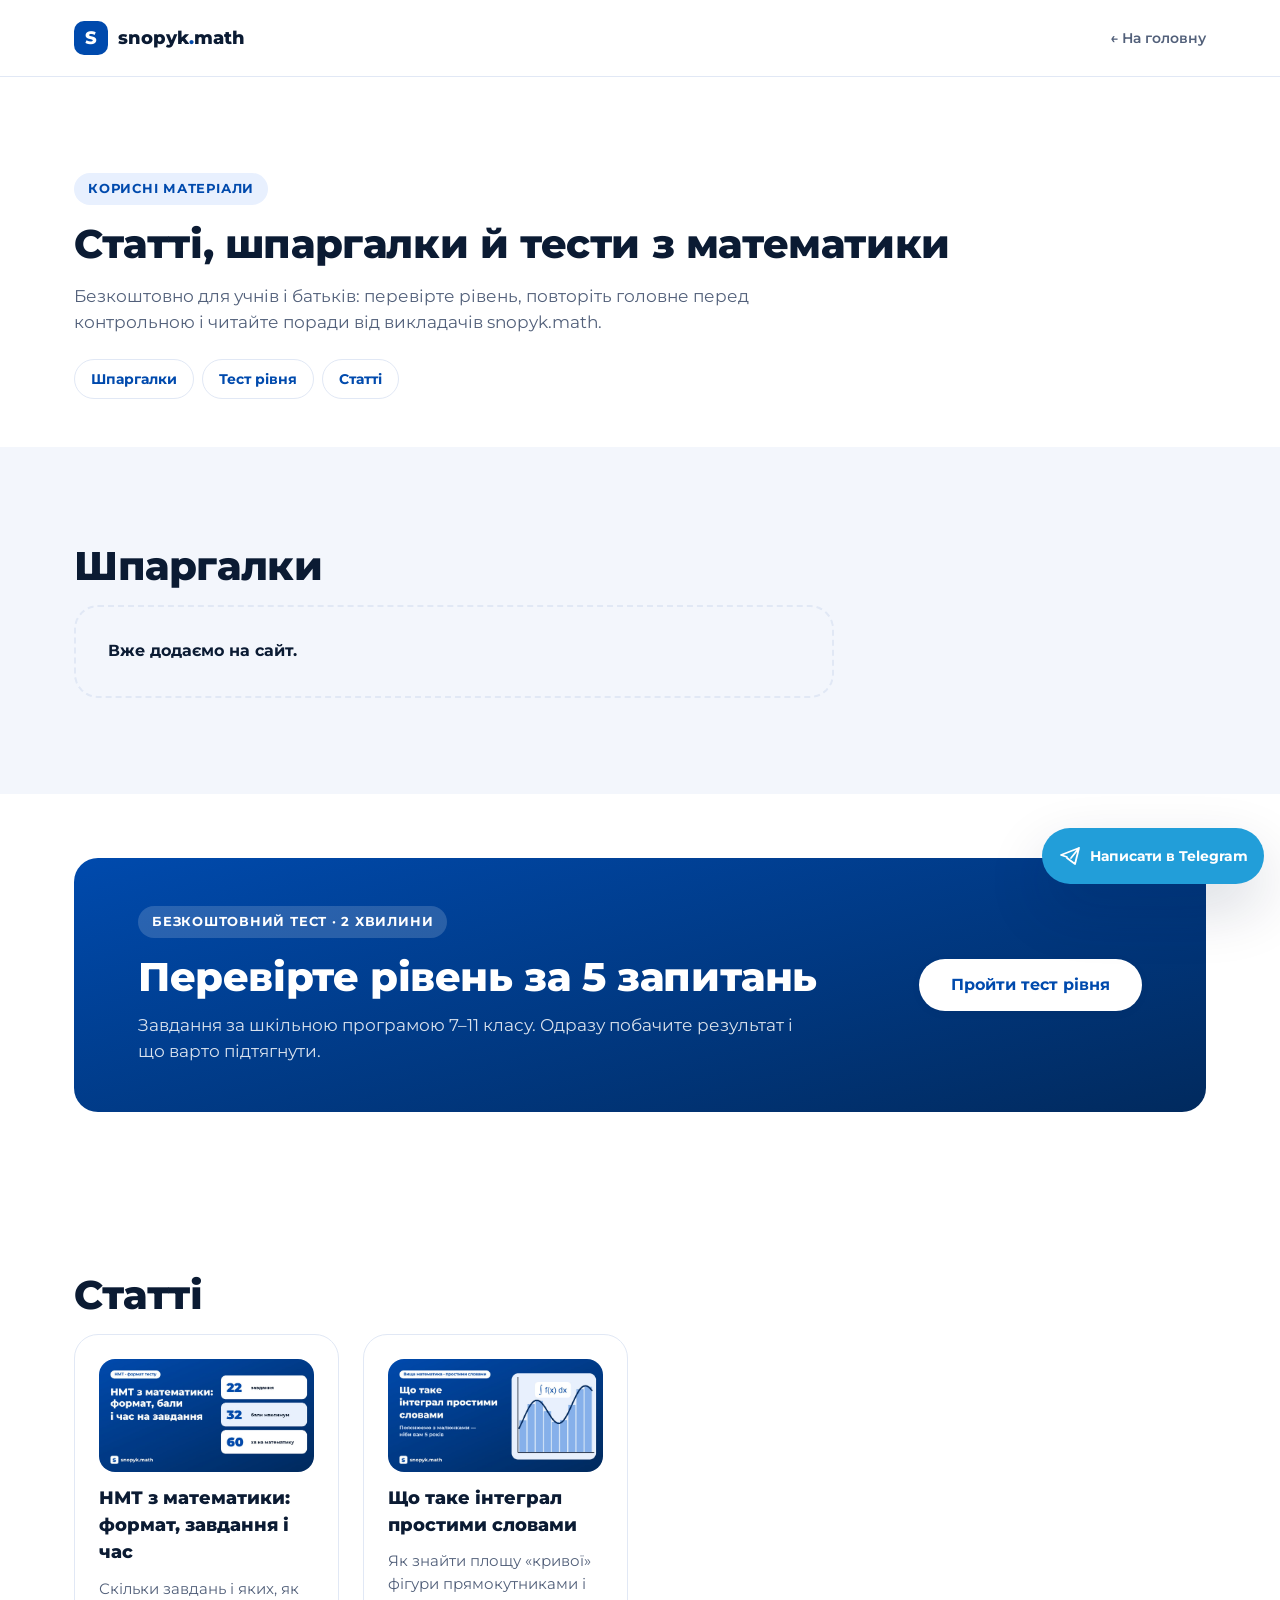
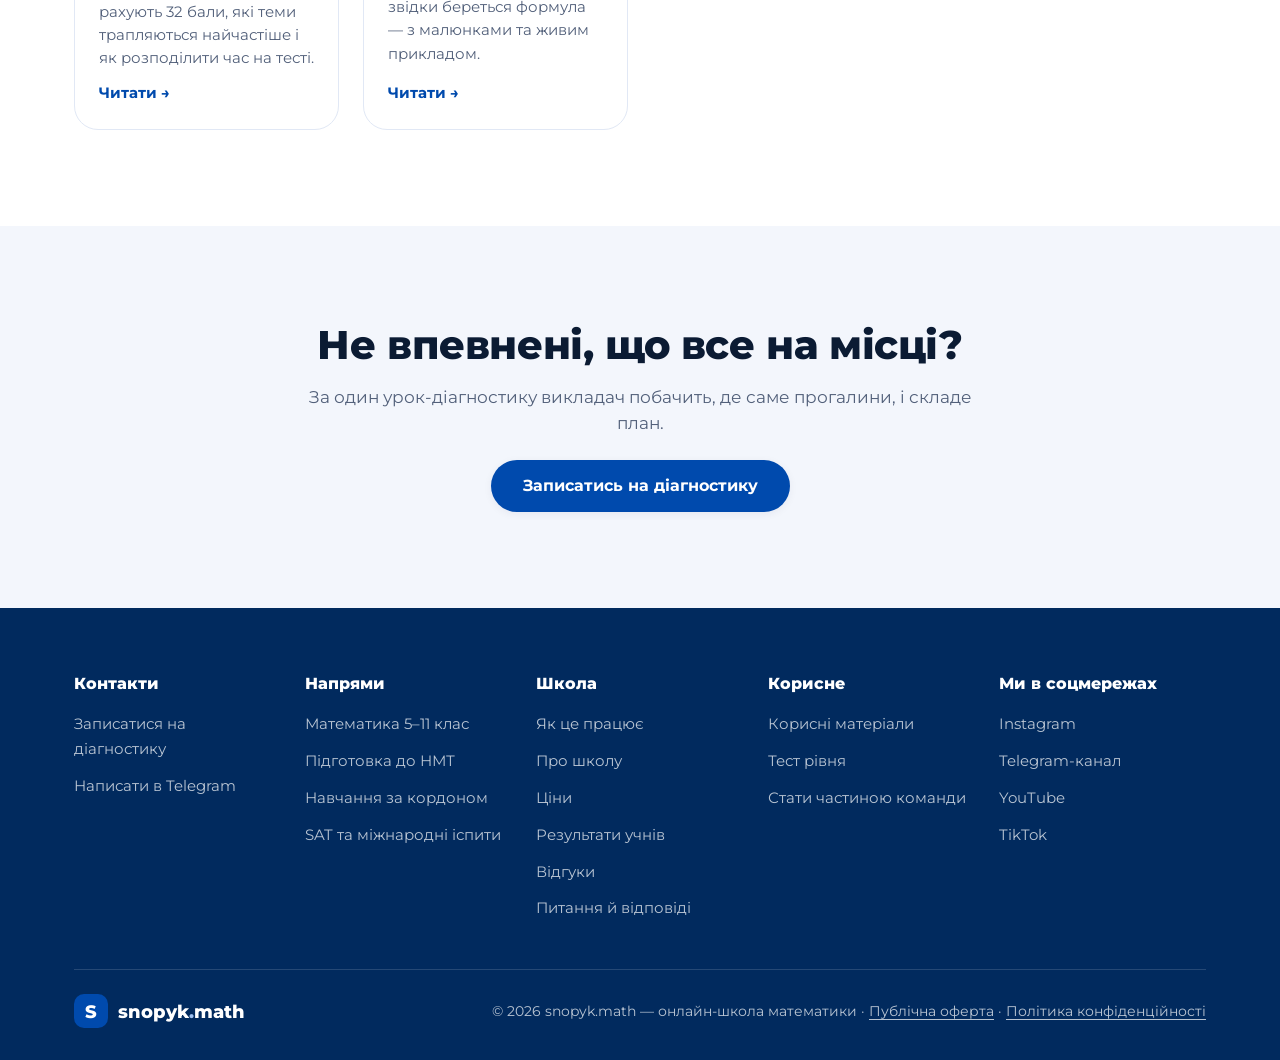
<file: materials.html>
<!DOCTYPE html>
<html lang="uk">
<head>
<meta charset="UTF-8">
<!-- Google Analytics -->
<script async src="https://www.googletagmanager.com/gtag/js?id=G-7C6CEEDRTM"></script>
<script>
  window.dataLayer = window.dataLayer || [];
  function gtag(){dataLayer.push(arguments);}
  gtag("js", new Date());
  gtag("config", "G-7C6CEEDRTM");
  // Натискання на будь-яке посилання в Telegram рахуємо як звернення.
  document.addEventListener("click", function (e) {
    var link = e.target.closest && e.target.closest('a[href*="t.me/"]');
    if (link) gtag("event", "contact_telegram", { link_url: link.href });
  });
</script>
<meta name="viewport" content="width=device-width, initial-scale=1, viewport-fit=cover">
<title>Корисні матеріали з математики — snopyk.math</title>
<meta name="description" content="Безкоштовні шпаргалки, тести й статті з математики для учнів 5–11 класів і батьків.">
<link rel="canonical" href="https://snopykmath.com/materials">
<meta property="og:type" content="website">
<meta property="og:site_name" content="snopyk.math">
<meta property="og:title" content="Корисні матеріали з математики — snopyk.math">
<meta property="og:description" content="Шпаргалки, тести й статті з математики для учнів і батьків.">
<meta property="og:url" content="https://snopykmath.com/materials">
<meta property="og:locale" content="uk_UA">
<meta property="og:image" content="https://snopykmath.com/assets/images/og-image.jpg?v=2">
<meta property="og:image:width" content="1200">
<meta property="og:image:height" content="630">
<meta name="twitter:card" content="summary_large_image">
<meta name="twitter:image" content="https://snopykmath.com/assets/images/og-image.jpg?v=2">
<link rel="icon" href="/favicon.ico" sizes="48x48">
<link rel="icon" href="/favicon.svg" type="image/svg+xml">
<link rel="apple-touch-icon" href="/apple-touch-icon.png">
<link rel="preconnect" href="https://fonts.googleapis.com">
<link rel="preconnect" href="https://fonts.gstatic.com" crossorigin>
<link href="https://fonts.googleapis.com/css2?family=Montserrat:ital,wght@0,400;0,500;0,600;0,700;0,800;1,500&display=swap" rel="stylesheet">
<link rel="stylesheet" href="css/style.css?v=20261109k">
<link rel="stylesheet" href="css/test.css?v=20260925b">
<link rel="stylesheet" href="css/materials.css?v=20261108">
<link rel="stylesheet" href="css/article.css?v=20261109g">
</head>
<body class="materials-page">
<a class="skip-link" href="#main">Перейти до змісту</a>
<!-- ===== HEADER ===== -->
<header class="site-header test-header">
  <div class="container header-inner">
    <a href="/" class="logo" aria-label="snopyk.math — на головну">
      <span class="logo-mark" aria-hidden="true">S</span>
      <span class="logo-text">snopyk<span class="logo-dot">.</span>math</span>
    </a>
    <a href="/" class="test-back-link">← На головну</a>
  </div>
</header>

<main id="main">
  <section class="section materials-hero">
    <div class="container">
      <p class="section-eyebrow">Корисні матеріали</p>
      <h1 class="section-title">Статті, шпаргалки й тести з математики</h1>
      <p class="section-lead">Безкоштовно для учнів і батьків: перевірте рівень, повторіть головне перед контрольною і читайте поради від викладачів snopyk.math.</p>
      <nav class="materials-toc" aria-label="Розділи сторінки">
        <a href="#cheatsheets">Шпаргалки</a>
        <a href="#test">Тест рівня</a>
        <a href="#articles">Статті</a>
      </nav>
    </div>
  </section>

  <!-- ===== CHEATSHEETS ===== -->
  <section class="section section-alt" id="cheatsheets">
    <div class="container">
      <h2 class="section-title">Шпаргалки</h2>
      <div class="articles-empty">
        <p><strong>Вже додаємо на сайт.</strong></p>
      </div>
    </div>
  </section>

  <!-- ===== LEVEL TEST ===== -->
  <section class="section section-tight" id="test">
    <div class="container">
      <div class="test-promo">
        <div>
          <p class="section-eyebrow section-eyebrow-onblue">Безкоштовний тест · 2 хвилини</p>
          <h2 class="section-title section-title-onblue">Перевірте рівень за 5 запитань</h2>
          <p class="section-lead section-lead-onblue">Завдання за шкільною програмою 7–11 класу. Одразу побачите результат і що варто підтягнути.</p>
        </div>
        <a href="/test" class="btn btn-white btn-lg">Пройти тест рівня</a>
      </div>
    </div>
  </section>

  <!-- ===== ARTICLES ===== -->
  <section class="section" id="articles">
    <div class="container">
      <h2 class="section-title">Статті</h2>
      <div class="article-cards">
        <a class="article-card" href="/statti/nmt-z-matematyky-format">
          <img class="article-card-cover" src="/assets/articles/cover-nmt-format.jpg" alt="" width="1200" height="630" loading="lazy">
          <h3>НМТ з математики: формат, завдання і час</h3>
          <p>Скільки завдань і яких, як рахують 32 бали, які теми трапляються найчастіше і як розподілити час на тесті.</p>
          <span>Читати →</span>
        </a>
        <a class="article-card" href="/statti/shcho-take-intehral">
          <img class="article-card-cover" src="/assets/articles/cover-intehral.jpg" alt="" width="1200" height="630" loading="lazy">
          <h3>Що таке інтеграл простими словами</h3>
          <p>Як знайти площу «кривої» фігури прямокутниками і звідки береться формула — з малюнками та живим прикладом.</p>
          <span>Читати →</span>
        </a>
      </div>
    </div>
  </section>

  <!-- ===== CTA ===== -->
  <section class="section section-alt">
    <div class="container materials-cta">
      <h2 class="section-title">Не впевнені, що все на місці?</h2>
      <p class="section-lead">За один урок-діагностику викладач побачить, де саме прогалини, і складе план.</p>
      <a href="/#lead-form" class="btn btn-primary btn-lg">Записатись на діагностику</a>
    </div>
  </section>
</main>

<!-- ===== FOOTER ===== -->
<footer class="site-footer">
  <div class="container">
    <div class="footer-cols">
      <div class="footer-col">
        <h2 class="footer-title">Контакти</h2>
        <ul role="list">
          <li><a href="/#lead-form">Записатися на діагностику</a></li>
          <li><a href="https://t.me/snopyk_math_manager1" target="_blank" rel="noopener">Написати в Telegram</a></li>
        </ul>
      </div>
      <div class="footer-col">
        <h2 class="footer-title">Напрями</h2>
        <ul role="list">
          <li><a href="/#audience">Математика 5–11 клас</a></li>
          <li><a href="/nmt">Підготовка до НМТ</a></li>
          <li><a href="/#audience">Навчання за кордоном</a></li>
          <li><a href="/#audience">SAT та міжнародні іспити</a></li>
        </ul>
      </div>
      <div class="footer-col">
        <h2 class="footer-title">Школа</h2>
        <ul role="list">
          <li><a href="/#how">Як це працює</a></li>
          <li><a href="/#about">Про школу</a></li>
          <li><a href="/#pricing">Ціни</a></li>
          <li><a href="/#results">Результати учнів</a></li>
          <li><a href="/#reviews">Відгуки</a></li>
          <li><a href="/#faq">Питання й відповіді</a></li>
        </ul>
      </div>
      <div class="footer-col">
        <h2 class="footer-title">Корисне</h2>
        <ul role="list">
          <li><a href="/materials">Корисні матеріали</a></li>
          <li><a href="/test">Тест рівня</a></li>
          <li><a href="/vacancy">Стати частиною команди</a></li>
        </ul>
      </div>
      <div class="footer-col">
        <h2 class="footer-title">Ми в соцмережах</h2>
        <ul role="list">
          <li><a href="https://www.instagram.com/snopyk.math" target="_blank" rel="noopener">Instagram</a></li>
          <li><a href="https://t.me/snopyk_math" target="_blank" rel="noopener">Telegram-канал</a></li>
          <li><a href="https://www.youtube.com/@snopyk_math" target="_blank" rel="noopener">YouTube</a></li>
          <li><a href="https://www.tiktok.com/@snopyk.math" target="_blank" rel="noopener">TikTok</a></li>
        </ul>
      </div>
    </div>

    <div class="footer-bottom">
      <a href="/" class="logo logo-footer">
        <span class="logo-mark" aria-hidden="true">S</span>
        <span class="logo-text">snopyk<span class="logo-dot">.</span>math</span>
      </a>
      <p class="footer-copy">
        © <span id="year">2026</span> snopyk.math — онлайн-школа математики
        · <a href="https://drive.google.com/file/d/1xS51puthIazZKLgg-EhiMAUw-Eq3Ri7i/view?usp=sharing" target="_blank" rel="noopener" class="footer-legal-link">Публічна оферта</a>
        · <a href="/privacy" class="footer-legal-link">Політика конфіденційності</a>
      </p>
    </div>
  </div>
</footer>

<a href="https://t.me/snopyk_math_manager1" class="tg-float" target="_blank" rel="noopener" aria-label="Написати нам у Telegram">
  <svg viewBox="0 0 24 24" fill="none" aria-hidden="true"><path d="M21 4 3 11l6 2m12-9-4 16-8-6m12-10-8 10" stroke="currentColor" stroke-width="1.8" stroke-linecap="round" stroke-linejoin="round"/></svg>
  <span class="tg-float-label">Написати в Telegram</span>
</a>
<script>document.getElementById("year").textContent = new Date().getFullYear();</script>
</body>
</html>
</file>
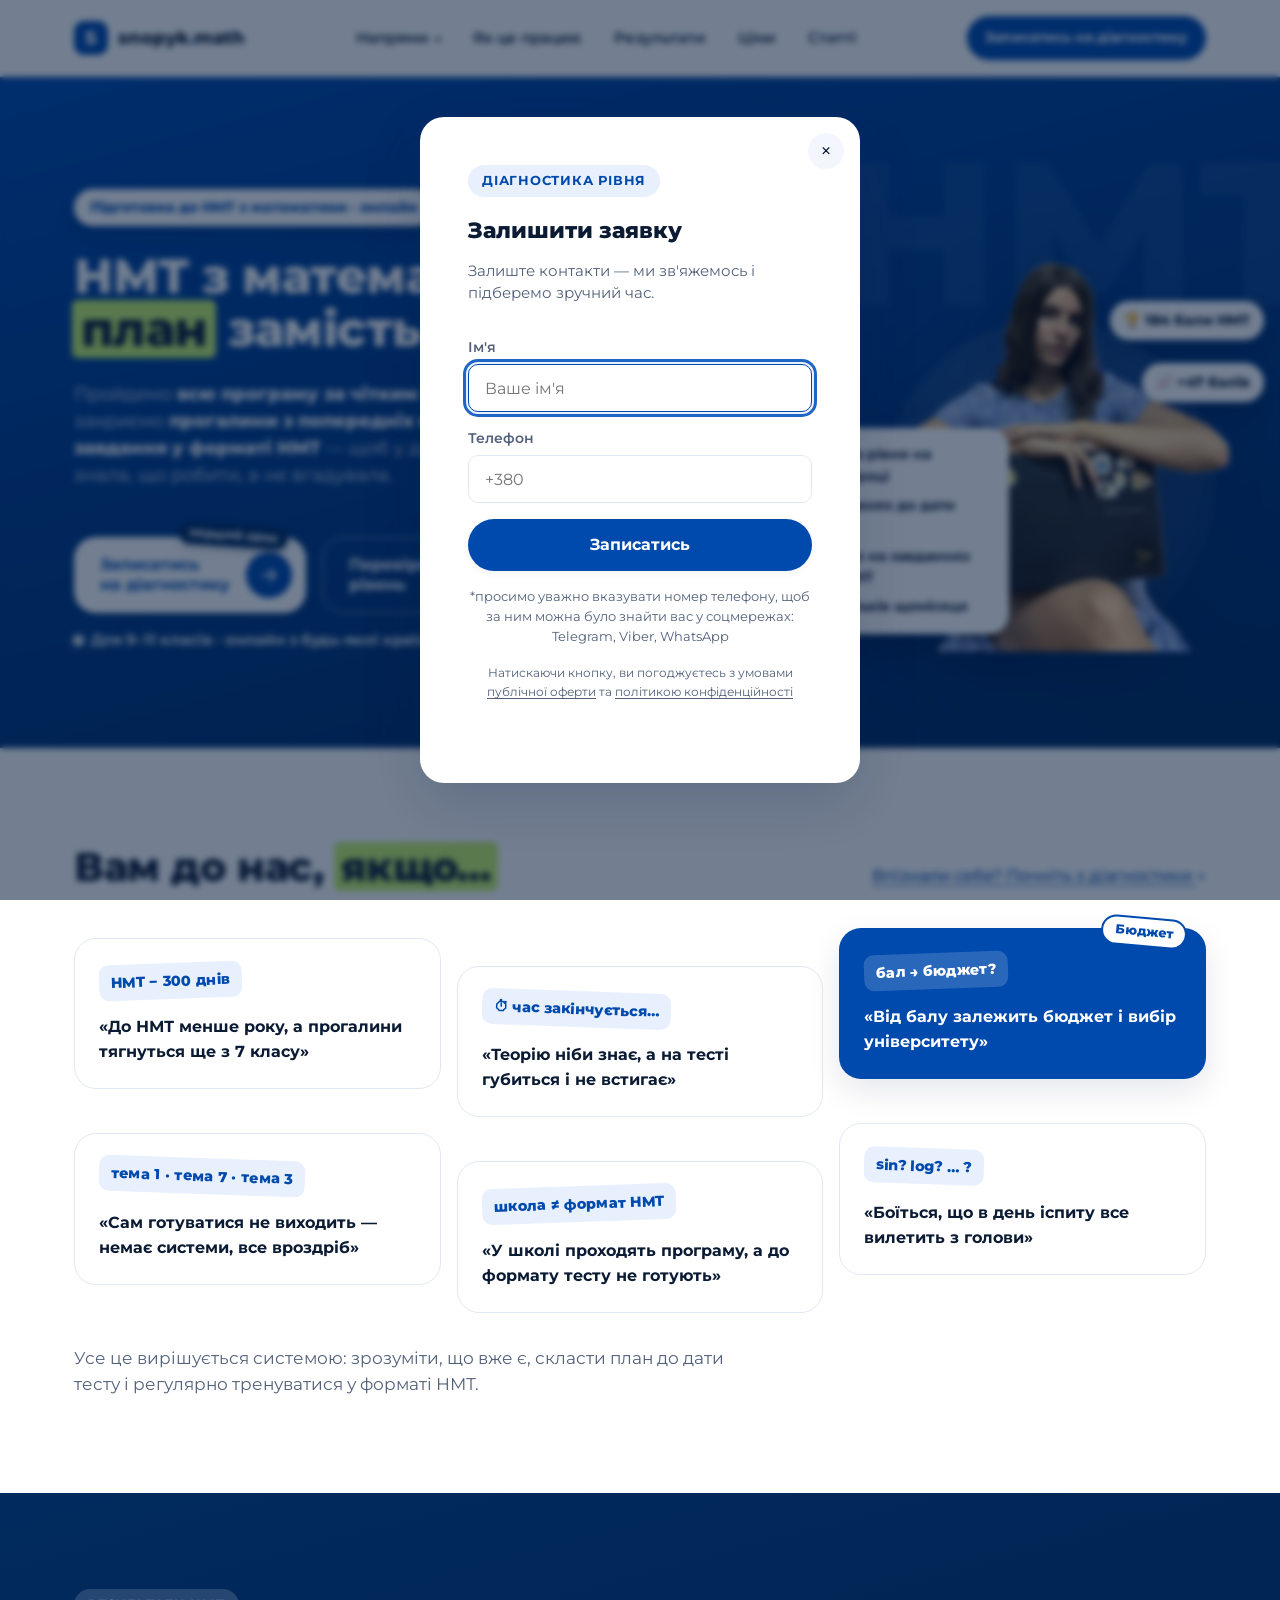
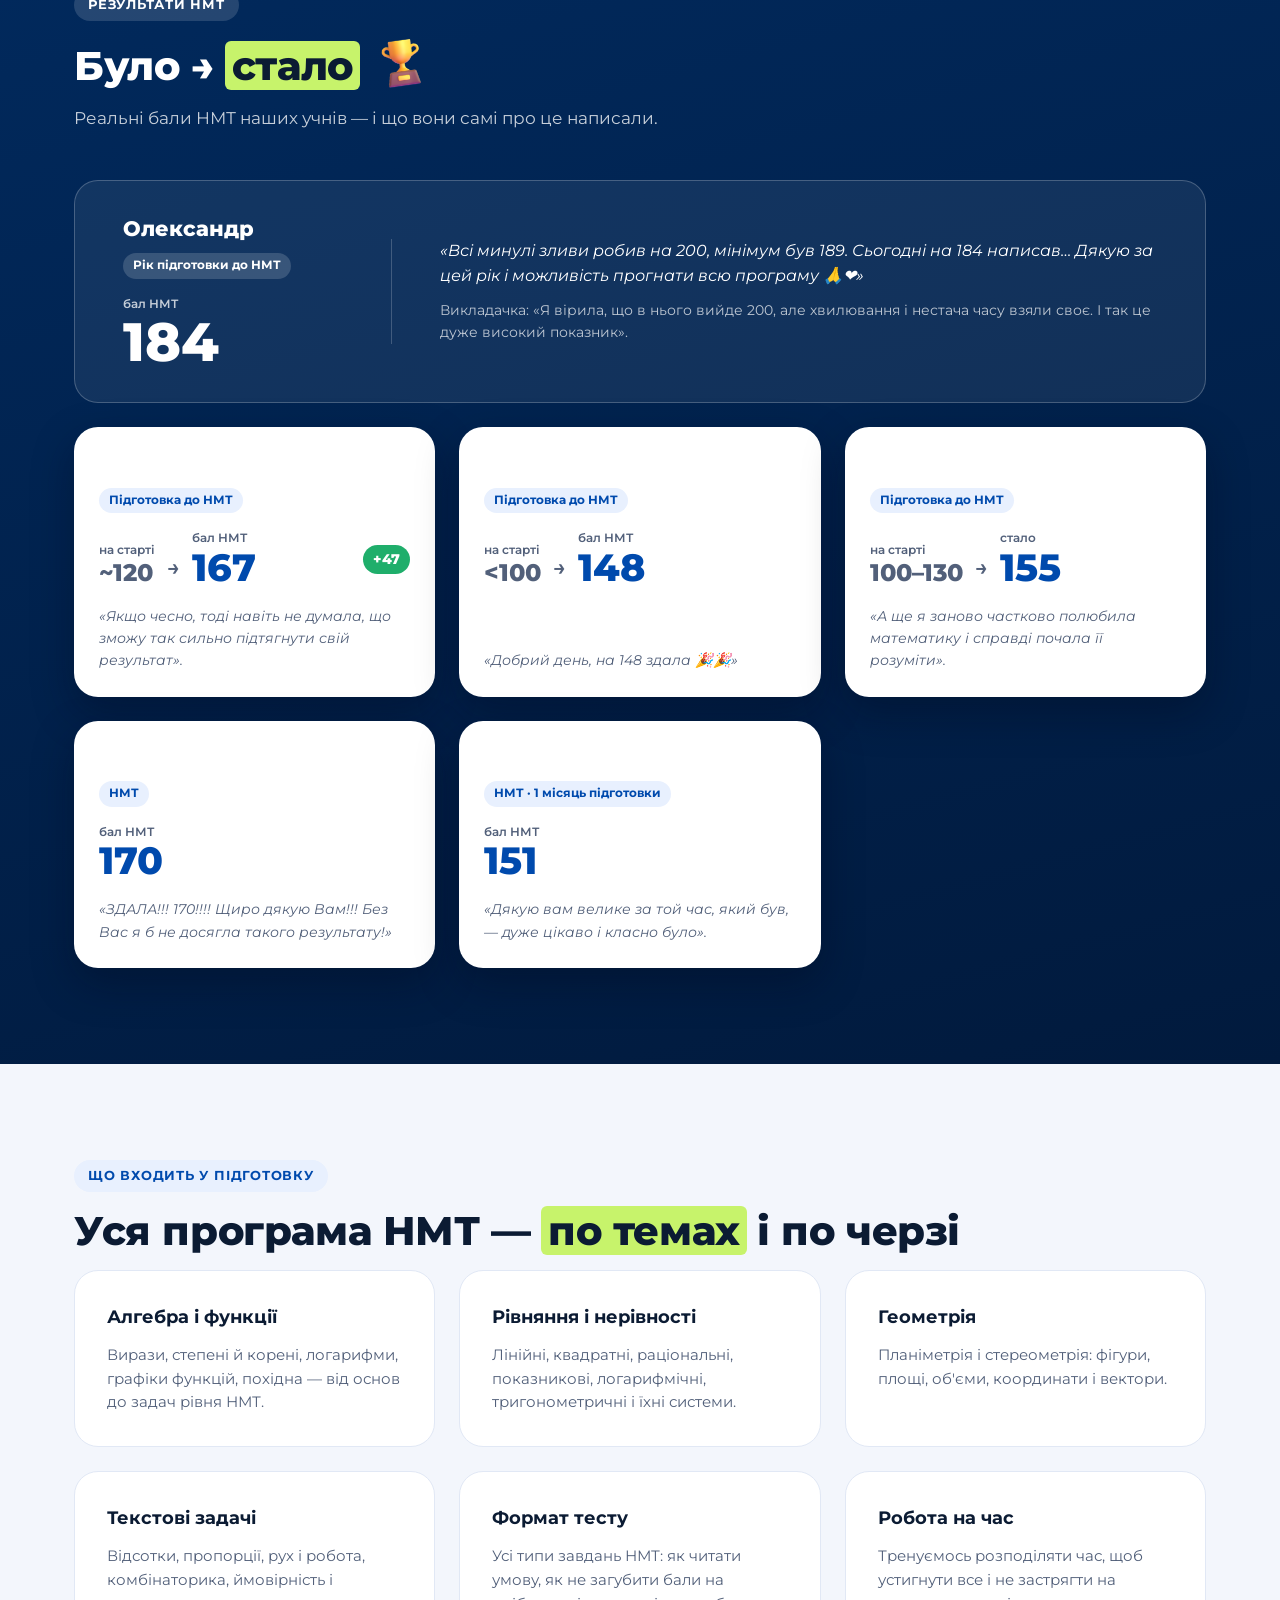
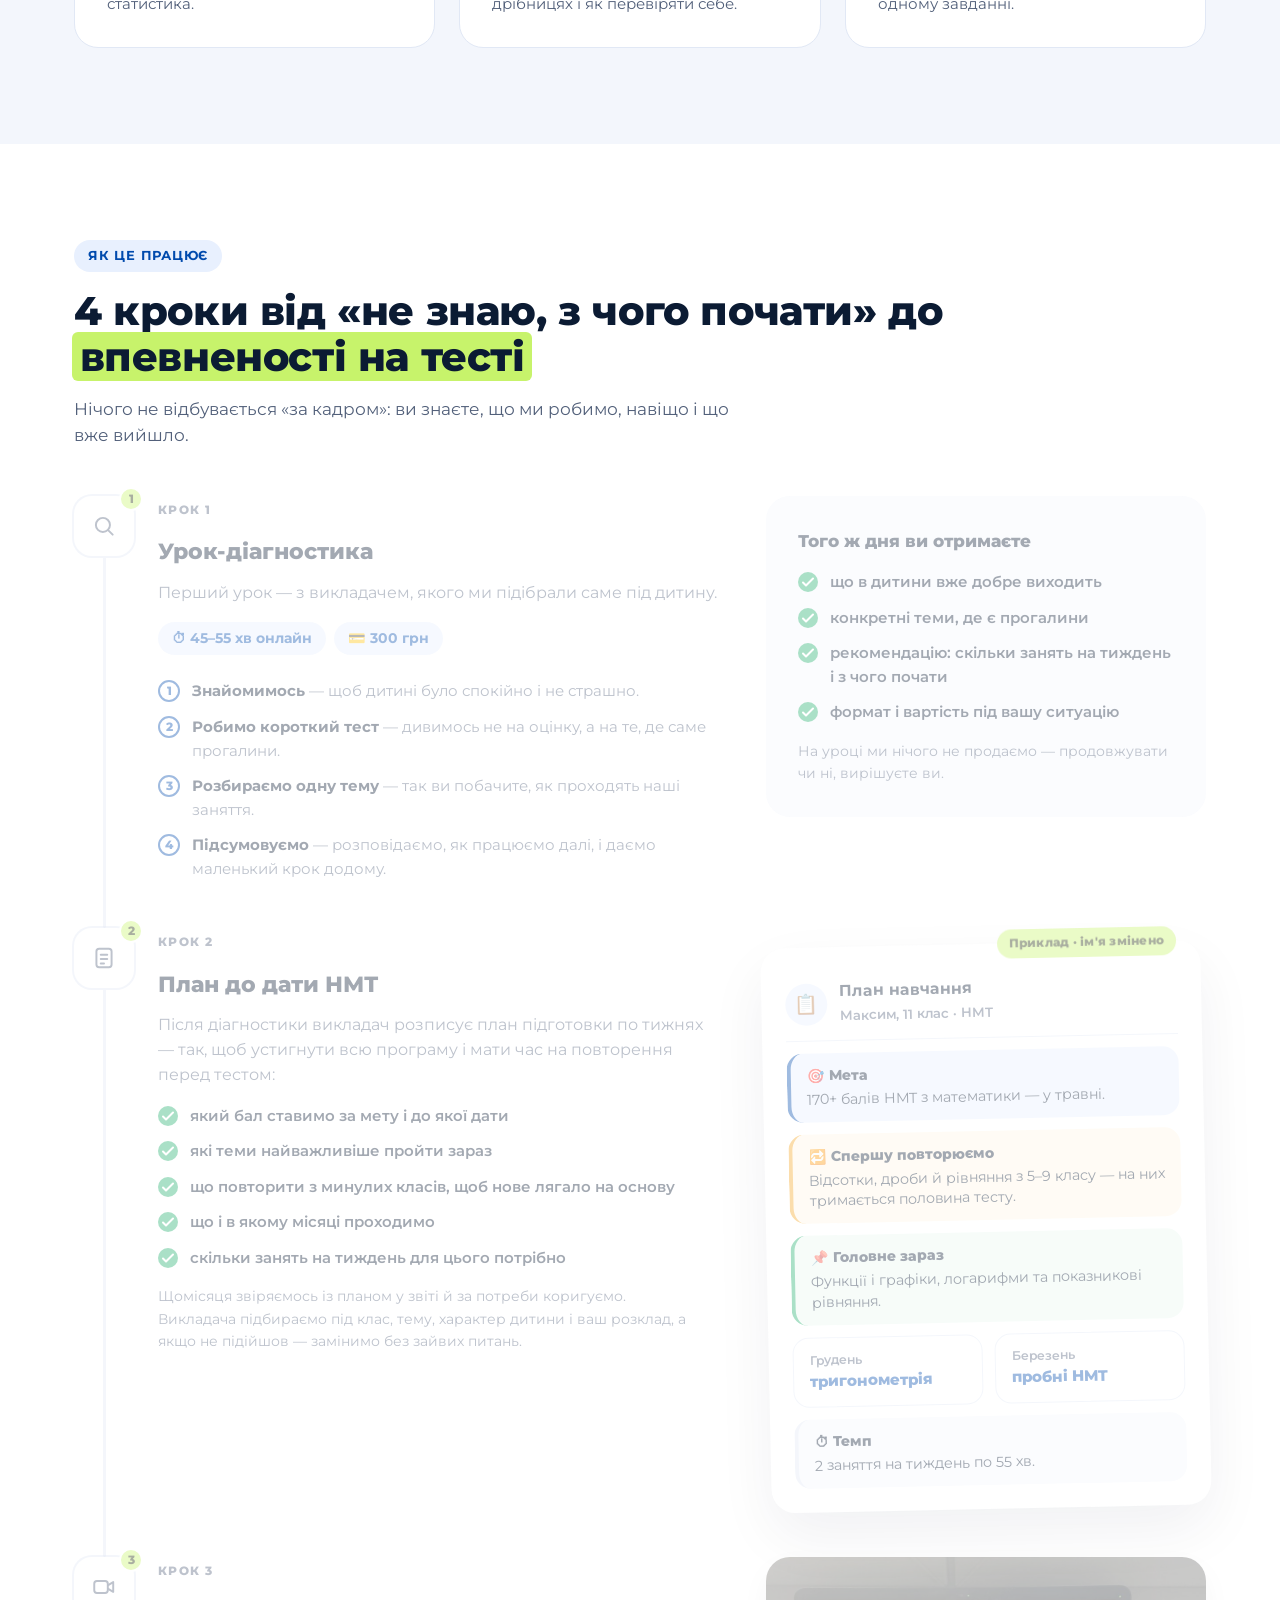
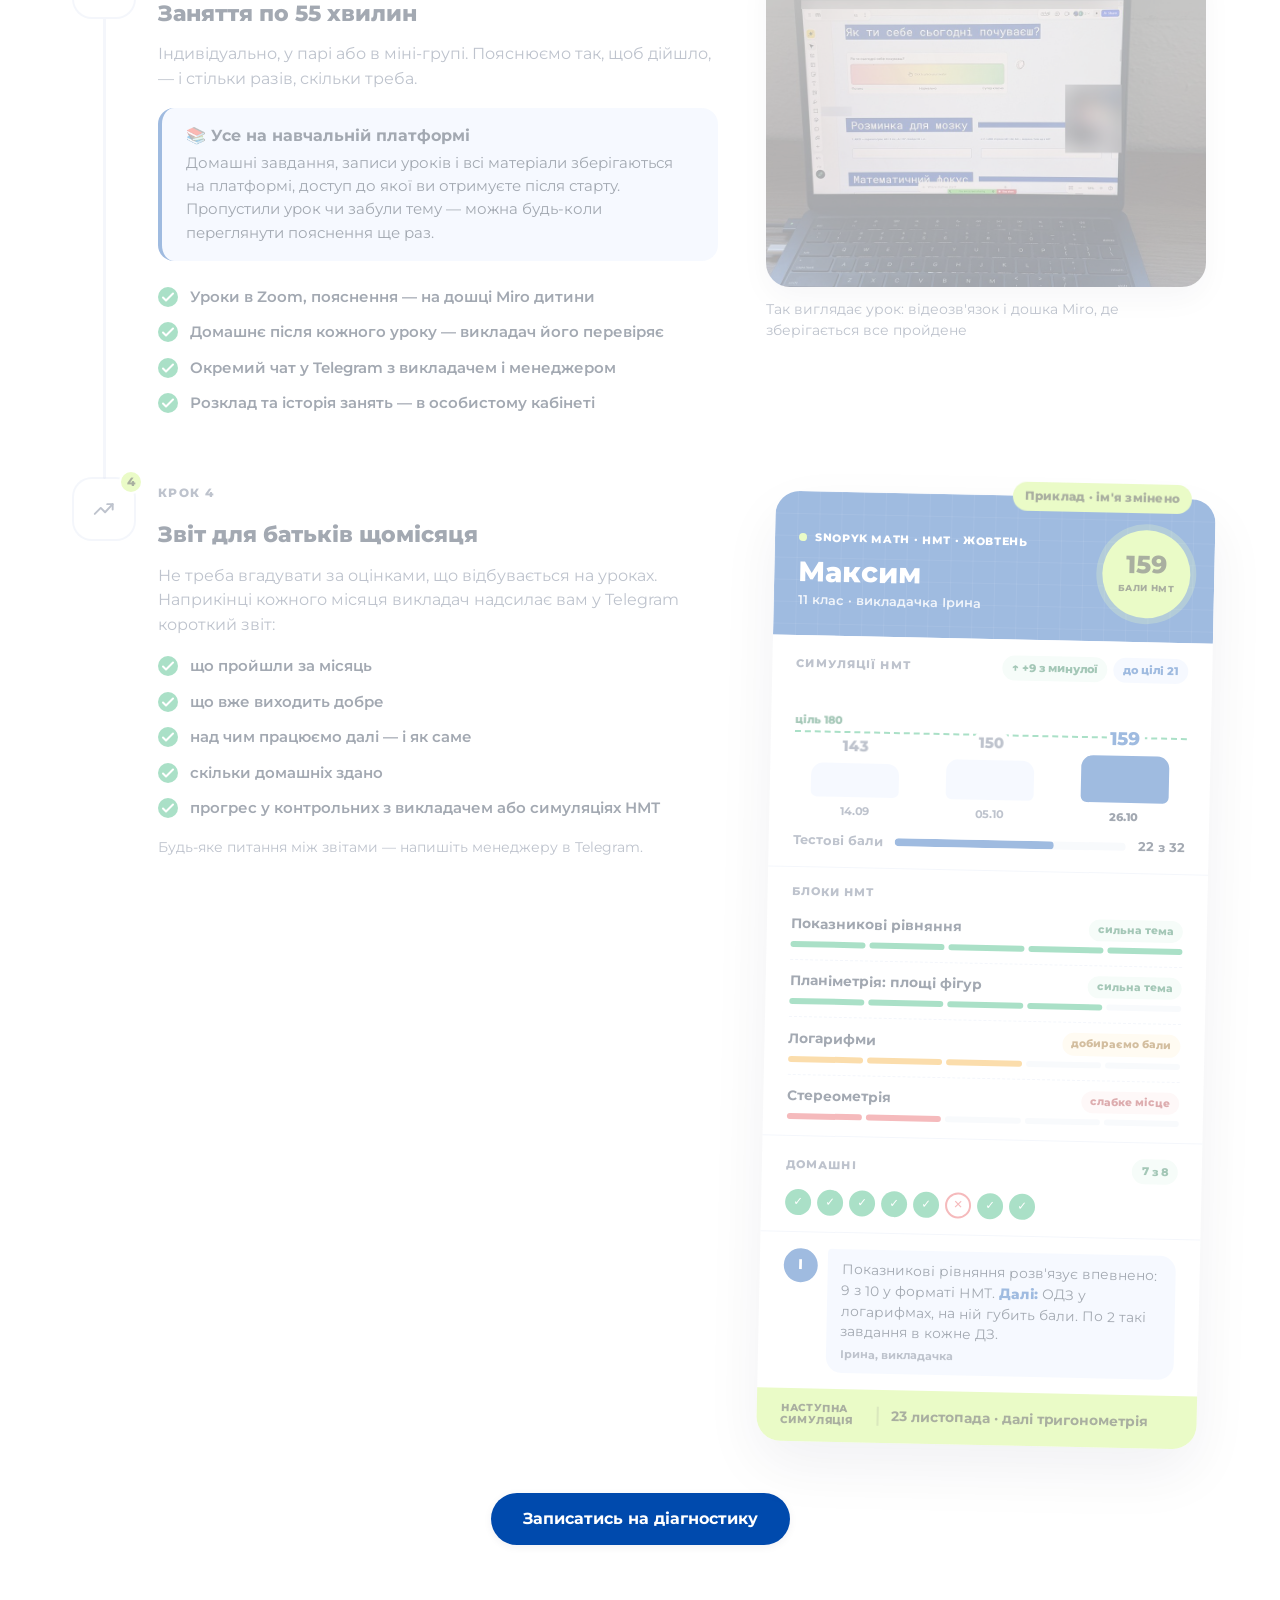
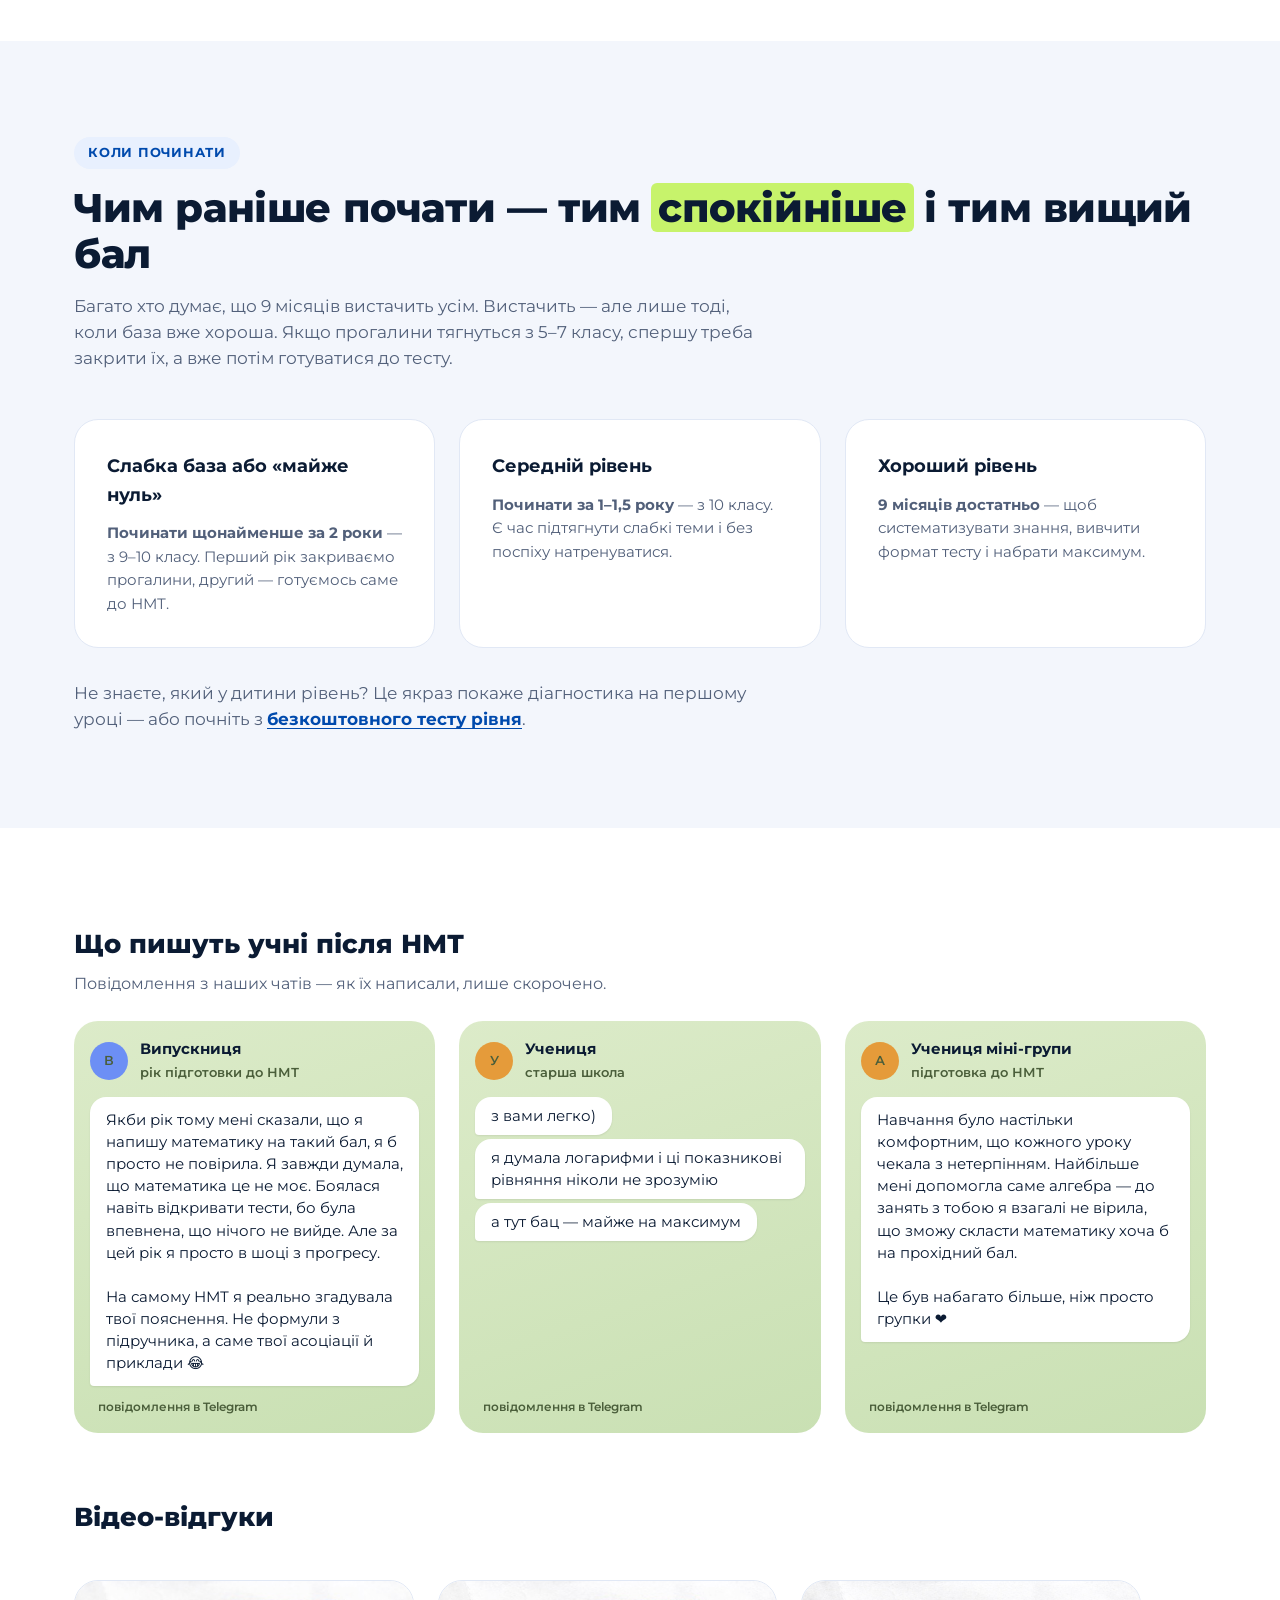
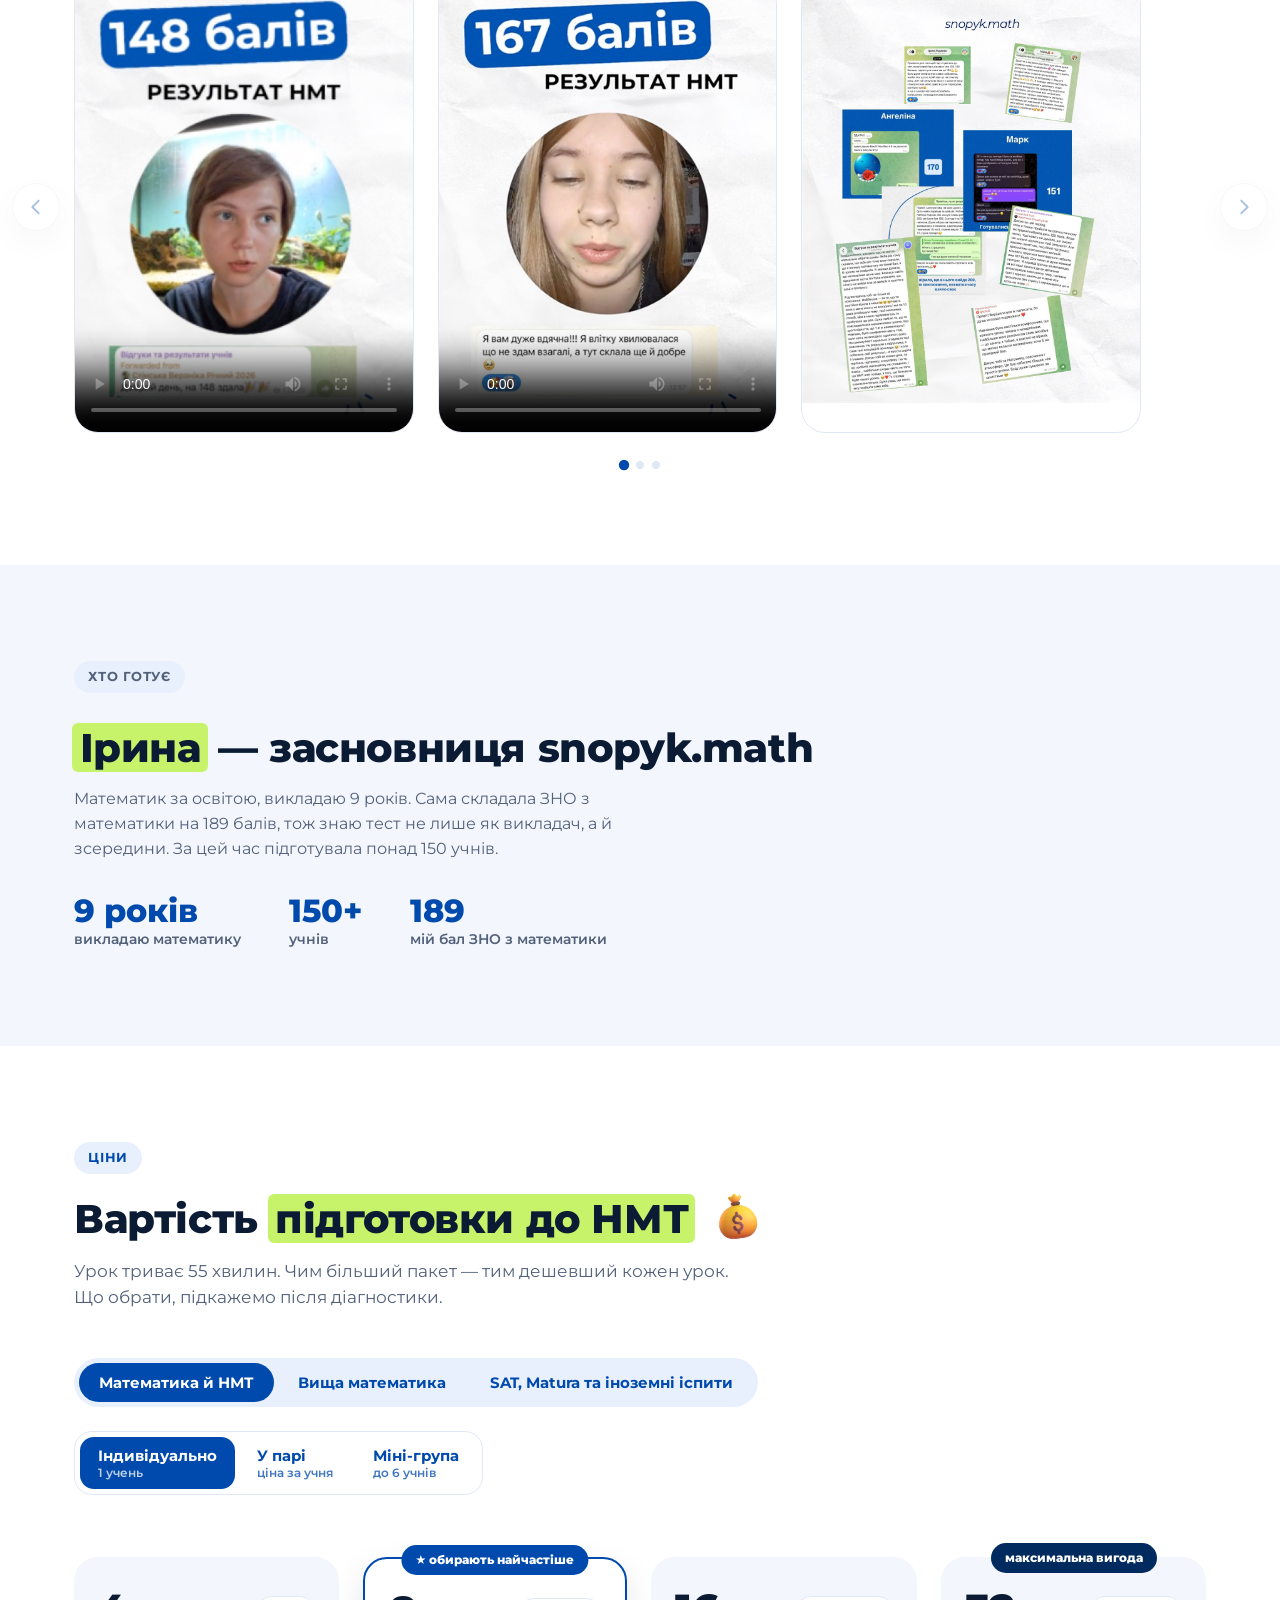
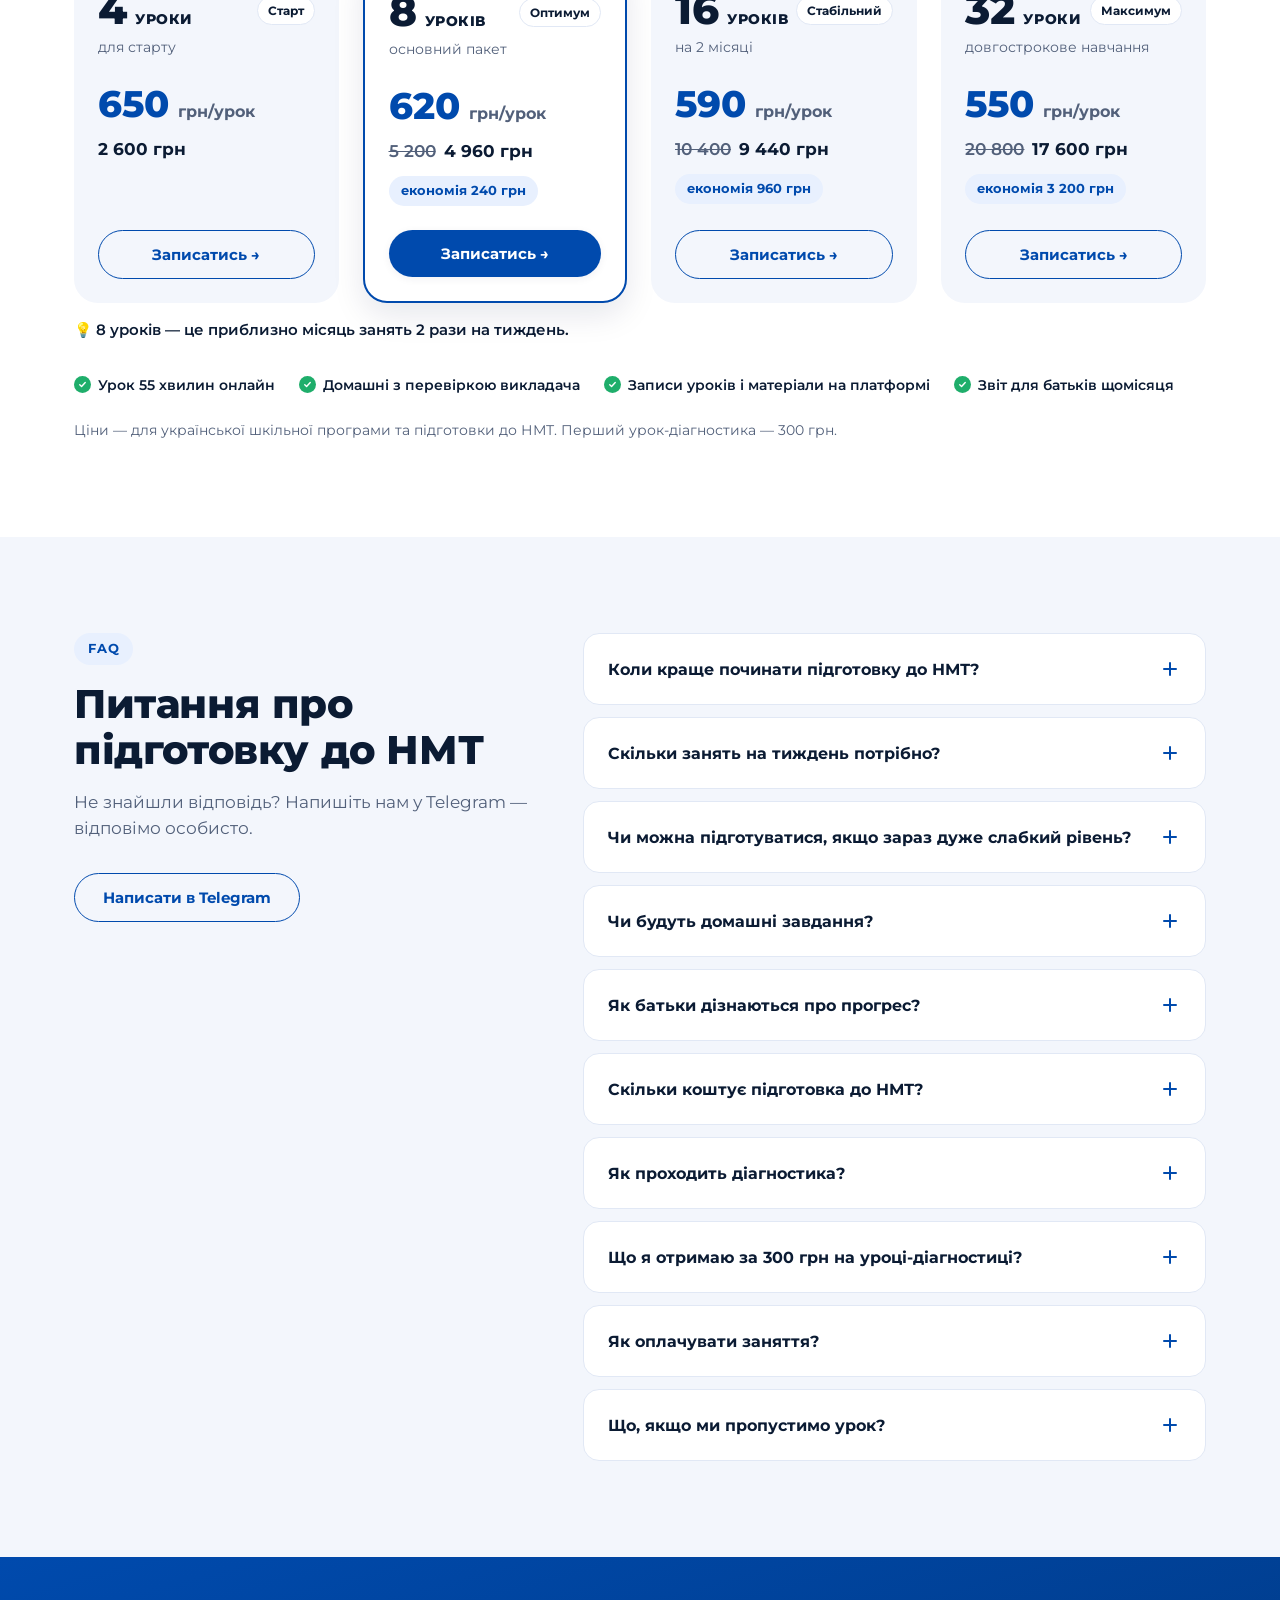
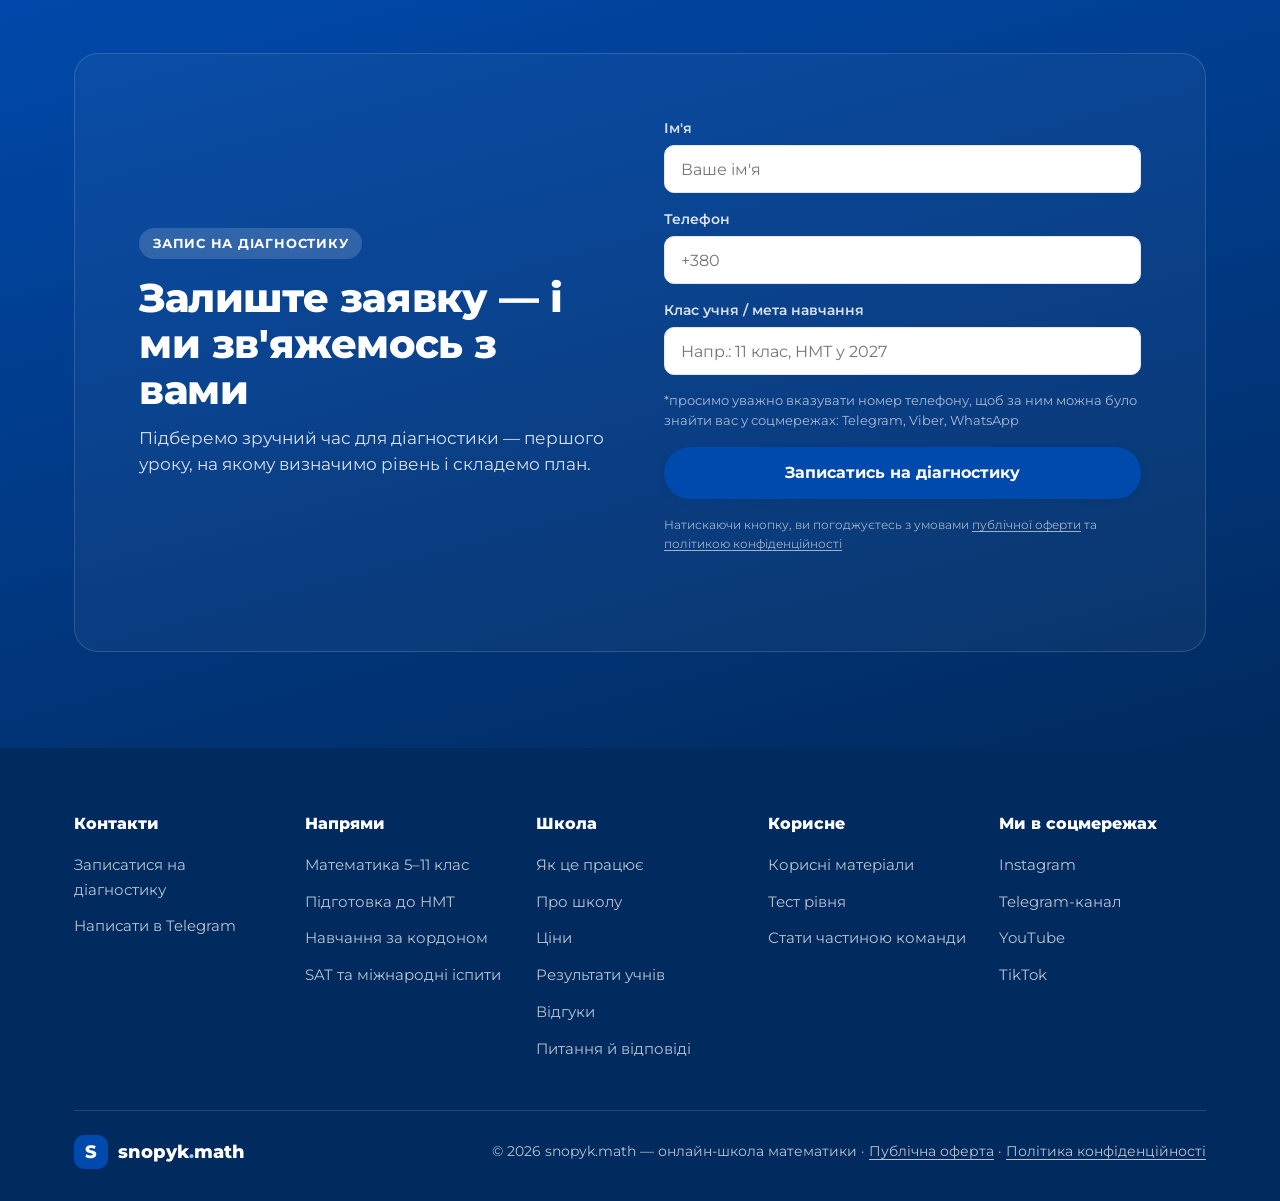
<file: nmt.html>
<!DOCTYPE html>
<html lang="uk">
<head>
<meta charset="UTF-8">
<!-- Google Analytics -->
<script async src="https://www.googletagmanager.com/gtag/js?id=G-7C6CEEDRTM"></script>
<script>
  window.dataLayer = window.dataLayer || [];
  function gtag(){dataLayer.push(arguments);}
  gtag("js", new Date());
  gtag("config", "G-7C6CEEDRTM");
  // Натискання на будь-яке посилання в Telegram рахуємо як звернення.
  document.addEventListener("click", function (e) {
    var link = e.target.closest && e.target.closest('a[href*="t.me/"]');
    if (link) gtag("event", "contact_telegram", { link_url: link.href });
  });
</script>
<meta name="viewport" content="width=device-width, initial-scale=1, viewport-fit=cover">
<title>Підготовка до НМТ з математики онлайн — snopyk.math</title>
<meta name="description" content="Підготовка до НМТ з математики онлайн: діагностика, план до дати тесту, тренування у форматі НМТ і щомісячні звіти. Учні набирають до 184 балів.">
<link rel="canonical" href="https://snopykmath.com/nmt">

<meta property="og:type" content="website">
<meta property="og:site_name" content="snopyk.math">
<meta property="og:title" content="Підготовка до НМТ з математики онлайн — snopyk.math">
<meta property="og:description" content="Підготовка до НМТ з математики онлайн: діагностика, план до дати тесту, тренування у форматі НМТ і щомісячні звіти. Учні набирають до 184 балів.">
<meta property="og:url" content="https://snopykmath.com/nmt">
<meta property="og:locale" content="uk_UA">
<meta property="og:image" content="https://snopykmath.com/assets/images/og-nmt.jpg">
<meta property="og:image:width" content="1200">
<meta property="og:image:height" content="630">
<meta name="twitter:card" content="summary_large_image">
<meta name="twitter:image" content="https://snopykmath.com/assets/images/og-nmt.jpg">

<link rel="icon" href="/favicon.ico" sizes="48x48">
<link rel="icon" href="/favicon.svg" type="image/svg+xml">
<link rel="apple-touch-icon" href="/apple-touch-icon.png">

<script type="application/ld+json">
{
  "@context": "https://schema.org",
  "@type": "FAQPage",
  "mainEntity": [
    {
      "@type": "Question",
      "name": "Що я отримаю за 300 грн на уроці-діагностиці?",
      "acceptedAnswer": {
        "@type": "Answer",
        "text": "45–55 хвилин уроку з викладачем, якого ми підібрали під дитину: знайомство, короткий тест, розбір однієї теми. Того ж дня ви отримаєте висновки — що вже виходить добре, де прогалини, скільки занять на тиждень потрібно і з чого почати. Продовжувати чи ні — вирішуєте ви."
      }
    },
    {
      "@type": "Question",
      "name": "Як оплачувати заняття?",
      "acceptedAnswer": {
        "@type": "Answer",
        "text": "Оплата — наперед, до початку занять: за обраний пакет уроків, а для міні-групи — за місяць до 3 числа. Оплачуєте на рахунок ФОП, реквізити надішле менеджер. Повні умови — у публічній оферті."
      }
    },
    {
      "@type": "Question",
      "name": "Що, якщо ми пропустимо урок?",
      "acceptedAnswer": {
        "@type": "Answer",
        "text": "Перенести чи скасувати урок без оплати можна не пізніше ніж за 6 годин (уроки до 12:00 — до 21:00 напередодні), безкоштовно до 2 разів на місяць. Якщо учень не підключився протягом 15 хвилин без попередження, урок вважається проведеним. Пропущене групове заняття не переноситься — ми надсилаємо запис."
      }
    },
    {
      "@type": "Question",
      "name": "Коли краще починати підготовку до НМТ?",
      "acceptedAnswer": {
        "@type": "Answer",
        "text": "Чим раніше, тим краще. 9 місяців вистачає, лише якщо база вже хороша. З середнім рівнем краще починати за 1–1,5 року, а якщо прогалин багато або рівень майже нульовий — щонайменше за 2 роки, з 9–10 класу. Рівень дитини покаже діагностика на першому уроці."
      }
    },
    {
      "@type": "Question",
      "name": "Скільки занять на тиждень потрібно?",
      "acceptedAnswer": {
        "@type": "Answer",
        "text": "Найчастіше — 1–2 заняття на тиждень. Точну кількість радимо після діагностики: вона залежить від рівня, мети і того, скільки часу лишилось до тесту."
      }
    },
    {
      "@type": "Question",
      "name": "Чи можна підготуватися, якщо зараз дуже слабкий рівень?",
      "acceptedAnswer": {
        "@type": "Answer",
        "text": "Так. Починаємо з прогалин попередніх класів, на яких тримається програма НМТ, і поступово переходимо до завдань формату тесту. Головне — почати вчасно."
      }
    },
    {
      "@type": "Question",
      "name": "Чи будуть домашні завдання?",
      "acceptedAnswer": {
        "@type": "Answer",
        "text": "Так, після кожного уроку — завдання для закріплення у форматі НМТ. Без практики між заняттями тема швидко забувається."
      }
    },
    {
      "@type": "Question",
      "name": "Як батьки дізнаються про прогрес?",
      "acceptedAnswer": {
        "@type": "Answer",
        "text": "Ми надсилаємо батькам звіти: що пройшли, що вже виходить і над чим працюємо далі."
      }
    },
    {
      "@type": "Question",
      "name": "Скільки коштує підготовка до НМТ?",
      "acceptedAnswer": {
        "@type": "Answer",
        "text": "Індивідуально — від 550 до 650 грн за урок залежно від пакета (4, 8, 16 чи 32 уроки), у парі — від 450 до 500 грн з учня. Міні-група до 6 учнів — 2 400 грн на місяць з оплатою раз на місяць, тобто урок виходить ≈300 грн і навіть менше. Урок триває 55 хвилин, перший урок-діагностика — 300 грн. Математика за іноземною програмою та SAT — вартість за запитом."
      }
    },
    {
      "@type": "Question",
      "name": "Як проходить діагностика?",
      "acceptedAnswer": {
        "@type": "Answer",
        "text": "Це перше заняття онлайн: визначаємо рівень, знаходимо прогалини, обговорюємо мету й бажаний бал і складаємо план підготовки. Після неї ви самі вирішуєте, чи продовжувати."
      }
    }
  ]
}
</script>
<script type="application/ld+json">
{
  "@context": "https://schema.org",
  "@type": "Service",
  "name": "Підготовка до НМТ з математики онлайн",
  "serviceType": "Репетитор математики, підготовка до НМТ",
  "provider": {
    "@type": "EducationalOrganization",
    "name": "snopyk.math",
    "url": "https://snopykmath.com/"
  },
  "areaServed": "UA",
  "url": "https://snopykmath.com/nmt",
  "offers": {
    "@type": "AggregateOffer",
    "priceCurrency": "UAH",
    "lowPrice": "300",
    "highPrice": "550"
  }
}
</script>
<link rel="preconnect" href="https://fonts.googleapis.com">
<link rel="preconnect" href="https://fonts.gstatic.com" crossorigin>
<link href="https://fonts.googleapis.com/css2?family=Montserrat:ital,wght@0,400;0,500;0,600;0,700;0,800;1,500&display=swap" rel="stylesheet">
<link rel="stylesheet" href="css/style.css?v=20261109k">
</head>
<body data-lead-source="snopyk.math НМТ">

<a class="skip-link" href="#main">Перейти до змісту</a>

<!-- ===== HEADER ===== -->
<header class="site-header" id="site-header">
  <div class="container header-inner">
    <a href="/" class="logo" aria-label="snopyk.math — на головну">
      <span class="logo-mark" aria-hidden="true">S</span>
      <span class="logo-text">snopyk<span class="logo-dot">.</span>math</span>
    </a>

    <nav class="main-nav" id="main-nav" aria-label="Основна навігація">
      <ul>
        <li class="nav-drop">
          <button type="button" class="nav-drop-btn" aria-expanded="false" aria-controls="nav-drop-menu">Напрями <span aria-hidden="true">▾</span></button>
          <ul class="nav-drop-menu" id="nav-drop-menu">
            <li><a href="/#audience">Математика 5–11 клас</a></li>
            <li><a href="/nmt">Підготовка до НМТ</a></li>
            <li><a href="/#audience">Навчання за кордоном</a></li>
            <li><a href="/#audience">SAT та іноземні іспити</a></li>
          </ul>
        </li>
        <li><a href="#how">Як це працює</a></li>
        <li><a href="#results">Результати</a></li>
        <li><a href="#pricing">Ціни</a></li>
        <li><a href="/materials#articles">Статті</a></li>
      </ul>
    </nav>

    <div class="header-actions">
      <a href="#lead-form" class="btn btn-primary btn-sm js-open-modal">Записатись на діагностику</a>
      <button class="burger" id="burger" aria-expanded="false" aria-controls="mobile-nav" aria-label="Відкрити меню">
        <span></span><span></span><span></span>
      </button>
    </div>
  </div>

  </header>

<div class="mobile-nav" id="mobile-nav">
  <ul>
    <li><a href="/nmt">Підготовка до НМТ</a></li>
    <li><a href="/#audience">Напрями</a></li>
    <li><a href="#how">Як це працює</a></li>
    <li><a href="#results">Результати</a></li>
    <li><a href="#pricing">Ціни</a></li>
    <li><a href="/materials#articles">Статті</a></li>
  </ul>
  <a href="#lead-form" class="btn btn-primary btn-block js-open-modal">Записатись на діагностику</a>
  <a href="https://t.me/snopyk_math_manager1" target="_blank" rel="noopener" class="btn btn-outline-primary btn-block mobile-nav-tg">Написати в Telegram</a>
</div>

<main id="main">

  <!-- ===== HERO ===== -->
  <section class="hero">
    <div class="hero-watermark" aria-hidden="true">НМТ</div>
    <div class="container hero-grid">
      <div class="hero-inner">
        <p class="hero-badge">Підготовка до НМТ з математики · онлайн</p>
        <h1>НМТ з математики: <span class="hl">план</span> замість паніки</h1>
        <p class="hero-lead">
          Пройдемо <strong>всю програму за чітким планом</strong> до дати тесту, закриємо <strong>прогалини з попередніх класів</strong>
          і натренуємо <strong>завдання у форматі НМТ</strong> — щоб у день іспиту дитина знала, що робити, а не вгадувала.
        </p>
        <div class="hero-actions">
          <button type="button" class="btn btn-white btn-lg btn-hero js-open-modal">
            <span>Записатись<br>на діагностику</span><span class="btn-arrow" aria-hidden="true"><svg viewBox="0 0 24 24" fill="none"><path d="M5 12h14m-6-6 6 6-6 6" stroke="currentColor" stroke-width="2.2" stroke-linecap="round" stroke-linejoin="round"/></svg></span>
            <span class="btn-tag">перший крок</span>
          </button>
          <a href="/test" class="btn btn-outline-white btn-lg btn-hero"><span>Перевірити<br>рівень</span><span class="btn-arrow" aria-hidden="true"><svg viewBox="0 0 24 24" fill="none"><path d="M5 12h14m-6-6 6 6-6 6" stroke="currentColor" stroke-width="2.2" stroke-linecap="round" stroke-linejoin="round"/></svg></span></a>
        </div>
        <p class="hero-note"><span class="hero-dot" aria-hidden="true"></span>Для 9–11 класів · онлайн з будь-якої країни</p>
        <ul class="hero-points hero-points-mobile">
          <li>План до дати НМТ</li>
          <li>Тренування на завданнях формату НМТ</li>
          <li>Звіт для батьків щомісяця</li>
        </ul>
      </div>
      <div class="hero-photo">
        <picture>
          <source srcset="assets/images/founder-photo.webp" type="image/webp">
          <img src="assets/images/founder-photo.png" alt="Ірина Снопик, засновниця snopyk.math" width="832" height="900" fetchpriority="high">
        </picture>
        <span class="hero-chip hero-chip-1">🏆 184 бали НМТ</span>
        <span class="hero-chip hero-chip-2">📈 +47 балів</span>
        <ul class="hero-checks" aria-hidden="true">
          <li>Діагностика рівня на першому уроці</li>
          <li>План по тижнях до дати НМТ</li>
          <li>Тренування на завданнях формату НМТ</li>
          <li>Звіт для батьків щомісяця</li>
        </ul>
      </div>
    </div>
  </section>

  <!-- ===== PAINS ===== -->
  <section class="section" id="pains">
    <div class="container">
      <div class="pains-head">
        <h2 class="section-title">Вам до нас, <span class="hl">якщо…</span></h2>
        <a href="#lead-form" class="pains-link js-open-modal">Впізнали себе? Почніть з діагностики <span aria-hidden="true">→</span></a>
      </div>

      <ul class="pain-grid m-swipe">
        <li class="pain-card">
          <span class="pain-chip" aria-hidden="true">НМТ − 300 днів</span>
          <p>«До НМТ менше року, а прогалини тягнуться ще з 7 класу»</p>
        </li>
        <li class="pain-card">
          <span class="pain-chip" aria-hidden="true">⏱ час закінчується…</span>
          <p>«Теорію ніби знає, а на тесті губиться і не встигає»</p>
        </li>
        <li class="pain-card pain-card-hit">
          <span class="pain-badge">Бюджет</span><span class="pain-chip" aria-hidden="true">бал → бюджет?</span>
          <p>«Від балу залежить бюджет і вибір університету»</p>
        </li>
        <li class="pain-card">
          <span class="pain-chip" aria-hidden="true">тема 1 · тема 7 · тема 3</span>
          <p>«Сам готуватися не виходить — немає системи, все вроздріб»</p>
        </li>
        <li class="pain-card">
          <span class="pain-chip" aria-hidden="true">школа ≠ формат НМТ</span>
          <p>«У школі проходять програму, а до формату тесту не готують»</p>
        </li>
        <li class="pain-card">
          <span class="pain-chip" aria-hidden="true">sin? log? … ?</span>
          <p>«Боїться, що в день іспиту все вилетить з голови»</p>
        </li>
      </ul>

      <p class="pain-outro">Усе це вирішується системою: зрозуміти, що вже є, скласти план до дати тесту і регулярно тренуватися у форматі НМТ.</p>
    </div>
  </section>

  <!-- ===== RESULTS ===== -->
  <section class="section section-dark" id="results">
    <div class="container">
      <p class="section-eyebrow">Результати НМТ</p>
      <h2 class="section-title">Було → <span class="hl">стало</span> <img class="sticker" src="assets/stickers/trophy.png" alt="" aria-hidden="true" width="90" height="90" loading="lazy"></h2>
      <p class="section-lead">Реальні бали НМТ наших учнів — і що вони самі про це написали.</p>

      <ul class="cases-grid m-swipe" role="list">
        <li class="case-card case-featured">
          <div class="case-featured-main">
            <div class="case-top">
              <strong class="case-name">Олександр</strong>
              <span class="case-tag">Рік підготовки до НМТ</span>
            </div>
            <div class="case-scores">
              <div class="case-after"><span>бал НМТ</span><b>184</b></div>
            </div>
          </div>
          <div class="case-featured-quote">
            <p class="case-quote">«Всі минулі зливи робив на 200, мінімум був 189. Сьогодні на 184 написав… Дякую за цей рік і можливість прогнати всю програму 🙏❤️»</p>
            <p class="case-teacher">Викладачка: «Я вірила, що в нього вийде 200, але хвилювання і нестача часу взяли своє. І так це дуже високий показник».</p>
          </div>
        </li>
        <li class="case-card">
          <div class="case-top">
            <strong class="case-name">Христина</strong>
            <span class="case-tag">Підготовка до НМТ</span>
          </div>
          <div class="case-scores">
            <div class="case-before"><span>на старті</span><b>~120</b></div>
            <span class="case-arrow" aria-hidden="true">→</span>
            <div class="case-after"><span>бал НМТ</span><b>167</b></div>
            <span class="case-delta">+47</span>
          </div>
          <p class="case-quote">«Якщо чесно, тоді навіть не думала, що зможу так сильно підтягнути свій результат».</p>
        </li>
        <li class="case-card">
          <div class="case-top">
            <strong class="case-name">Вероніка</strong>
            <span class="case-tag">Підготовка до НМТ</span>
          </div>
          <div class="case-scores">
            <div class="case-before"><span>на старті</span><b>&lt;100</b></div>
            <span class="case-arrow" aria-hidden="true">→</span>
            <div class="case-after"><span>бал НМТ</span><b>148</b></div>
          </div>
          <p class="case-quote">«Добрий день, на 148 здала 🎉🎉»</p>
        </li>
        <li class="case-card">
          <div class="case-top">
            <strong class="case-name">Ірина</strong>
            <span class="case-tag">Підготовка до НМТ</span>
          </div>
          <div class="case-scores">
            <div class="case-before"><span>на старті</span><b>100–130</b></div>
            <span class="case-arrow" aria-hidden="true">→</span>
            <div class="case-after"><span>стало</span><b>155</b></div>
          </div>
          <p class="case-quote">«А ще я заново частково полюбила математику і справді почала її розуміти».</p>
        </li>
        <li class="case-card">
          <div class="case-top">
            <strong class="case-name">Ангеліна</strong>
            <span class="case-tag">НМТ</span>
          </div>
          <div class="case-scores">
            <div class="case-after"><span>бал НМТ</span><b>170</b></div>
          </div>
          <p class="case-quote">«ЗДАЛА!!! 170!!!! Щиро дякую Вам!!! Без Вас я б не досягла такого результату!»</p>
        </li>
        <li class="case-card">
          <div class="case-top">
            <strong class="case-name">Марк</strong>
            <span class="case-tag">НМТ · 1 місяць підготовки</span>
          </div>
          <div class="case-scores">
            <div class="case-after"><span>бал НМТ</span><b>151</b></div>
          </div>
          <p class="case-quote">«Дякую вам велике за той час, який був, — дуже цікаво і класно було».</p>
        </li>
      </ul>
    </div>
  </section>

  <!-- ===== PROGRAM ===== -->
  <section class="section section-alt" id="program">
    <div class="container">
      <p class="section-eyebrow">Що входить у підготовку</p>
      <h2 class="section-title">Уся програма НМТ — <span class="hl">по темах</span> і по черзі</h2>

      <div class="cards-grid audience-grid m-swipe">
        <article class="audience-card">
          <h3>Алгебра і функції</h3>
          <p>Вирази, степені й корені, логарифми, графіки функцій, похідна — від основ до задач рівня НМТ.</p>
        </article>
        <article class="audience-card">
          <h3>Рівняння і нерівності</h3>
          <p>Лінійні, квадратні, раціональні, показникові, логарифмічні, тригонометричні і їхні системи.</p>
        </article>
        <article class="audience-card">
          <h3>Геометрія</h3>
          <p>Планіметрія і стереометрія: фігури, площі, об'єми, координати і вектори.</p>
        </article>
        <article class="audience-card">
          <h3>Текстові задачі</h3>
          <p>Відсотки, пропорції, рух і робота, комбінаторика, ймовірність і статистика.</p>
        </article>
        <article class="audience-card">
          <h3>Формат тесту</h3>
          <p>Усі типи завдань НМТ: як читати умову, як не загубити бали на дрібницях і як перевіряти себе.</p>
        </article>
        <article class="audience-card">
          <h3>Робота на час</h3>
          <p>Тренуємось розподіляти час, щоб устигнути все і не застрягти на одному завданні.</p>
        </article>
      </div>
    </div>
  </section>

  <!-- ===== HOW IT WORKS ===== -->
  <section class="section" id="how">
    <div class="container">
      <p class="section-eyebrow">Як це працює</p>
      <h2 class="section-title">4 кроки від «не знаю, з чого почати» до <span class="hl">впевненості на тесті</span></h2>
      <p class="section-lead">Нічого не відбувається «за кадром»: ви знаєте, що ми робимо, навіщо і що вже вийшло.</p>

      <ol class="how-flow">
        <!-- 1. Diagnostic -->
        <li class="how-item">
          <span class="how-num" aria-hidden="true"><svg viewBox="0 0 24 24" fill="none" aria-hidden="true"><circle cx="11" cy="11" r="6.5" stroke="currentColor" stroke-width="1.8"/><path d="m16 16 4 4" stroke="currentColor" stroke-width="1.8" stroke-linecap="round"/></svg><b>1</b></span>
          <div class="how-body how-body-aside">
            <div class="how-text">
              <p class="how-step-label">Крок 1</p>
              <h3>Урок-діагностика</h3>
              <p class="how-short">45–55 хв онлайн, 300 грн. Знайомимось, робимо короткий тест і знаходимо, де саме прогалини. Того ж дня ви отримуєте висновки й рекомендації.</p>
              <p>Перший урок — з викладачем, якого ми підібрали саме під дитину.</p>
              <ul class="how-chips" role="list">
                <li>⏱ 45–55 хв онлайн</li>
                <li>💳 300 грн</li>
              </ul>
              <ol class="how-substeps">
                <li><b>Знайомимось</b> — щоб дитині було спокійно і не страшно.</li>
                <li><b>Робимо короткий тест</b> — дивимось не на оцінку, а на те, де саме прогалини.</li>
                <li><b>Розбираємо одну тему</b> — так ви побачите, як проходять наші заняття.</li>
                <li><b>Підсумовуємо</b> — розповідаємо, як працюємо далі, і даємо маленький крок додому.</li>
              </ol>
            </div>
            <div class="how-aside how-card">
              <h4>Того ж дня ви отримаєте</h4>
              <ul class="check-list">
                <li>що в дитини вже добре виходить</li>
                <li>конкретні теми, де є прогалини</li>
                <li>рекомендацію: скільки занять на тиждень і з чого почати</li>
                <li>формат і вартість під вашу ситуацію</li>
              </ul>
              <p class="how-note">На уроці ми нічого не продаємо — продовжувати чи ні, вирішуєте ви.</p>
            </div>
          </div>
        </li>

        <!-- 2. Plan -->
        <li class="how-item">
          <span class="how-num" aria-hidden="true"><svg viewBox="0 0 24 24" fill="none" aria-hidden="true"><rect x="5" y="3.5" width="14" height="17" rx="2.5" stroke="currentColor" stroke-width="1.8"/><path d="M9 9h6M9 13h6M9 17h3" stroke="currentColor" stroke-width="1.8" stroke-linecap="round"/></svg><b>2</b></span>
          <div class="how-body how-body-aside">
            <div class="how-text">
              <p class="how-step-label">Крок 2</p>
              <h3>План до дати НМТ</h3>
              <p class="how-short">Викладач розписує план по тижнях до дати НМТ: які теми головні, що повторити з минулих класів і коли пробні тести.</p>
              <button type="button" class="how-example-btn" data-example="plan">Подивитись приклад →</button>
              <p>Після діагностики викладач розписує план підготовки по тижнях — так, щоб устигнути всю програму і мати час на повторення перед тестом:</p>
              <ul class="check-list how-list">
                <li>який бал ставимо за мету і до якої дати</li>
                <li>які теми найважливіше пройти зараз</li>
                <li>що повторити з минулих класів, щоб нове лягало на основу</li>
                <li>що і в якому місяці проходимо</li>
                <li>скільки занять на тиждень для цього потрібно</li>
              </ul>
              <p class="how-note">Щомісяця звіряємось із планом у звіті й за потреби коригуємо. Викладача підбираємо під клас, тему, характер дитини і ваш розклад, а якщо не підійшов — замінимо без зайвих питань.</p>
            </div>

            <figure class="how-aside report-card plan-card" data-example-src="plan" aria-label="Приклад плану навчання">
              <span class="report-sample">Приклад · ім'я змінено</span>
              <header class="report-head">
                <span class="report-avatar" aria-hidden="true">📋</span>
                <div>
                  <strong>План навчання</strong>
                  <span>Максим, 11 клас · НМТ</span>
                </div>
              </header>
              <div class="report-block report-next">
                <h5>🎯 Мета</h5>
                <p>170+ балів НМТ з математики — у травні.</p>
              </div>
              <div class="report-block report-work">
                <h5>🔁 Спершу повторюємо</h5>
                <p>Відсотки, дроби й рівняння з 5–9 класу — на них тримається половина тесту.</p>
              </div>
              <div class="report-block report-good">
                <h5>📌 Головне зараз</h5>
                <p>Функції і графіки, логарифми та показникові рівняння.</p>
              </div>
              <div class="report-stats">
                <div><span>Грудень</span><strong>тригонометрія</strong></div>
                <div><span>Березень</span><strong>пробні НМТ</strong></div>
              </div>
              <div class="report-block">
                <h5>⏱ Темп</h5>
                <p>2 заняття на тиждень по 55 хв.</p>
              </div>
            </figure>
          </div>
        </li>

        <!-- 3. Lessons -->
        <li class="how-item">
          <span class="how-num" aria-hidden="true"><svg viewBox="0 0 24 24" fill="none" aria-hidden="true"><rect x="3" y="6.5" width="12.5" height="11" rx="2.5" stroke="currentColor" stroke-width="1.8"/><path d="m15.5 10.5 5-3v9l-5-3" stroke="currentColor" stroke-width="1.8" stroke-linejoin="round"/></svg><b>3</b></span>
          <div class="how-body how-body-aside">
            <div class="how-text">
              <p class="how-step-label">Крок 3</p>
              <h3>Заняття по 55 хвилин</h3>
              <p class="how-short">Індивідуально, у парі чи в міні-групі. Домашні, записи уроків і всі матеріали — на навчальній платформі.</p>
              <p>Індивідуально, у парі або в міні-групі. Пояснюємо так, щоб дійшло, — і стільки разів, скільки треба.</p>
              <div class="how-platform">
                <strong>📚 Усе на навчальній платформі</strong>
                <p>Домашні завдання, записи уроків і всі матеріали зберігаються на платформі, доступ до якої ви отримуєте після старту. Пропустили урок чи забули тему — можна будь-коли переглянути пояснення ще раз.</p>
              </div>
              <ul class="check-list how-list">
                <li>Уроки в Zoom, пояснення — на дошці Miro дитини</li>
                <li>Домашнє після кожного уроку — викладач його перевіряє</li>
                <li>Окремий чат у Telegram з викладачем і менеджером</li>
                <li>Розклад та історія занять — в особистому кабінеті</li>
              </ul>
            </div>
            <figure class="how-aside how-photo">
              <img src="assets/images/lesson-laptop.jpg" alt="Урок snopyk.math: дошка Miro з розминкою для мозку і відеозв'язок з учнем" width="1000" height="750" loading="lazy">
              <figcaption>Так виглядає урок: відеозв'язок і дошка Miro, де зберігається все пройдене</figcaption>
            </figure>
          </div>
        </li>

        <!-- 4. Monthly report -->
        <li class="how-item">
          <span class="how-num" aria-hidden="true"><svg viewBox="0 0 24 24" fill="none" aria-hidden="true"><path d="m3.5 16.5 5.5-5.5 4 4 7-7.5" stroke="currentColor" stroke-width="1.8" stroke-linecap="round" stroke-linejoin="round"/><path d="M15 7.5h5v5" stroke="currentColor" stroke-width="1.8" stroke-linecap="round" stroke-linejoin="round"/></svg><b>4</b></span>
          <div class="how-body how-body-aside">
            <div class="how-text">
              <p class="how-step-label">Крок 4</p>
              <h3>Звіт для батьків щомісяця</h3>
              <p class="how-short">Щомісяця в Telegram: що пройшли, що вже виходить, над чим працюємо і скільки домашніх здано.</p>
              <button type="button" class="how-example-btn" data-example="report">Подивитись приклад →</button>
              <p>Не треба вгадувати за оцінками, що відбувається на уроках. Наприкінці кожного місяця викладач надсилає вам у Telegram короткий звіт:</p>
              <ul class="check-list how-list">
                <li>що пройшли за місяць</li>
                <li>що вже виходить добре</li>
                <li>над чим працюємо далі — і як саме</li>
                <li>скільки домашніх здано</li>
                <li>прогрес у контрольних з викладачем або симуляціях НМТ</li>
              </ul>
              <p class="how-note">Будь-яке питання між звітами — напишіть менеджеру в Telegram.</p>
            </div>

            <figure class="how-aside report-card report-v2" data-example-src="report" aria-label="Приклад щомісячного звіту для батьків">
              <span class="report-sample">Приклад · ім'я змінено</span>
              <header class="rc-head">
                <div>
                  <span class="rc-brand"><i aria-hidden="true"></i>Snopyk Math · НМТ · жовтень</span>
                  <strong class="rc-name">Максим</strong>
                  <span class="rc-sub">11 клас · викладачка Ірина</span>
                </div>
                <div class="rc-score"><strong class="rc-long">159</strong><em>бали НМТ</em></div>
              </header>
              <div class="rc-sec">
                <div class="rc-h"><h5>Симуляції НМТ</h5><span class="rc-chips"><span class="rc-chip rc-ok">↑ +9 з минулої</span><span class="rc-chip rc-tint">до цілі 21</span></span></div>
                <div class="rc-bars" role="img" aria-label="Симуляції НМТ: 14.09 — 143, 05.10 — 150, 26.10 — 159 балів, ціль 180">
                  <span class="rc-goal" style="bottom:86px"><em>ціль 180</em></span>
                  <div class="rc-col"><b>143</b><i style="height:34px"></i><span>14.09</span></div>
                  <div class="rc-col"><b>150</b><i style="height:40px"></i><span>05.10</span></div>
                  <div class="rc-col rc-now"><b>159</b><i style="height:47px"></i><span>26.10</span></div>
                </div>
                <div class="rc-test">Тестові бали <span class="rc-meter" aria-hidden="true"><i style="width:69%"></i></span><b>22 з 32</b></div>
              </div>
              <div class="rc-sec">
                <div class="rc-h"><h5>Блоки НМТ</h5></div>
                <div class="rc-topic rc-ok"><p>Показникові рівняння</p><span class="rc-st">сильна тема</span><span class="rc-seg" aria-hidden="true"><i class="f"></i><i class="f"></i><i class="f"></i><i class="f"></i><i class="f"></i></span></div>
                <div class="rc-topic rc-ok"><p>Планіметрія: площі фігур</p><span class="rc-st">сильна тема</span><span class="rc-seg" aria-hidden="true"><i class="f"></i><i class="f"></i><i class="f"></i><i class="f"></i><i></i></span></div>
                <div class="rc-topic rc-mid"><p>Логарифми</p><span class="rc-st">добираємо бали</span><span class="rc-seg" aria-hidden="true"><i class="f"></i><i class="f"></i><i class="f"></i><i></i><i></i></span></div>
                <div class="rc-topic rc-bad"><p>Стереометрія</p><span class="rc-st">слабке місце</span><span class="rc-seg" aria-hidden="true"><i class="f"></i><i class="f"></i><i></i><i></i><i></i></span></div>
              </div>
              <div class="rc-sec">
                <div class="rc-h"><h5>Домашні</h5><span class="rc-chip rc-ok">7 з 8</span></div>
                <div class="rc-hw" role="img" aria-label="Здано 7 домашніх з 8"><i>✓</i><i>✓</i><i>✓</i><i>✓</i><i>✓</i><i class="no">✕</i><i>✓</i><i>✓</i></div>
              </div>
              <div class="rc-sec">
                <div class="rc-note"><span class="rc-av" aria-hidden="true">І</span><p class="rc-bubble">Показникові рівняння розв'язує впевнено: 9 з 10 у форматі НМТ. <b>Далі:</b> ОДЗ у логарифмах, на ній губить бали. По 2 такі завдання в кожне ДЗ.<small>Ірина, викладачка</small></p></div>
              </div>
              <div class="rc-next"><span>Наступна симуляція</span><p>23 листопада · далі тригонометрія</p></div>
            </figure>
          </div>
        </li>
      </ol>
      <p class="how-swipe-hint" aria-hidden="true">Гортайте вбік →</p>

      <div class="section-cta">
        <button type="button" class="btn btn-primary btn-lg js-open-modal">Записатись на діагностику</button>
      </div>
    </div>
  </section>

  <dialog class="example-sheet" id="example-sheet" aria-label="Приклад">
    <button type="button" class="example-sheet-close" aria-label="Закрити">&times;</button>
    <div class="example-sheet-body"></div>
  </dialog>

  <!-- ===== WHEN TO START ===== -->
  <section class="section section-alt" id="when">
    <div class="container">
      <p class="section-eyebrow">Коли починати</p>
      <h2 class="section-title">Чим раніше почати — тим <span class="hl">спокійніше</span> і тим вищий бал</h2>
      <p class="section-lead">
        Багато хто думає, що 9 місяців вистачить усім. Вистачить — але лише тоді, коли база вже хороша.
        Якщо прогалини тягнуться з 5–7 класу, спершу треба закрити їх, а вже потім готуватися до тесту.
      </p>

      <div class="cards-grid audience-grid when-grid">
        <article class="audience-card">
          <h3>Слабка база або «майже нуль»</h3>
          <p><strong>Починати щонайменше за 2 роки</strong> — з 9–10 класу. Перший рік закриваємо прогалини, другий — готуємось саме до НМТ.</p>
        </article>
        <article class="audience-card">
          <h3>Середній рівень</h3>
          <p><strong>Починати за 1–1,5 року</strong> — з 10 класу. Є час підтягнути слабкі теми і без поспіху натренуватися.</p>
        </article>
        <article class="audience-card">
          <h3>Хороший рівень</h3>
          <p><strong>9 місяців достатньо</strong> — щоб систематизувати знання, вивчити формат тесту і набрати максимум.</p>
        </article>
      </div>

      <p class="pain-outro">Не знаєте, який у дитини рівень? Це якраз покаже діагностика на першому уроці — або почніть з <a href="/test">безкоштовного тесту рівня</a>.</p>
    </div>
  </section>

  <!-- ===== TESTIMONIALS ===== -->
  <section class="section" id="testimonials">
    <div class="container">
      <h3 class="subsection-title subsection-first" id="reviews">Що пишуть учні після НМТ</h3>
      <p class="subsection-lead">Повідомлення з наших чатів — як їх написали, лише скорочено.</p>
      <ul class="tg-grid" role="list">
          <li class="tg-card">
            <div class="tg-head">
              <span class="tg-avatar" aria-hidden="true">В</span>
              <div><strong>Випускниця</strong><span>рік підготовки до НМТ</span></div>
            </div>
            <p class="tg-bubble">
              Якби рік тому мені сказали, що я напишу математику на такий бал, я б просто не повірила.
              Я завжди думала, що математика це не моє. Боялася навіть відкривати тести, бо була впевнена,
              що нічого не вийде. Але за цей рік я просто в шоці з прогресу.<br><br>
              На самому НМТ я реально згадувала твої пояснення. Не формули з підручника, а саме твої
              асоціації й приклади 😂
            </p>
            <span class="tg-meta">повідомлення в Telegram</span>
          </li>
          <li class="tg-card">
            <div class="tg-head">
              <span class="tg-avatar tg-avatar-gold" aria-hidden="true">У</span>
              <div><strong>Учениця</strong><span>старша школа</span></div>
            </div>
            <p class="tg-bubble tg-bubble-short">з вами легко)</p>
            <p class="tg-bubble tg-bubble-short">я думала логарифми і ці показникові рівняння ніколи не зрозумію</p>
            <p class="tg-bubble tg-bubble-short">а тут бац — майже на максимум</p>
            <span class="tg-meta">повідомлення в Telegram</span>
          </li>
          <li class="tg-card">
            <div class="tg-head">
              <span class="tg-avatar tg-avatar-gold" aria-hidden="true">А</span>
              <div><strong>Учениця міні-групи</strong><span>підготовка до НМТ</span></div>
            </div>
            <p class="tg-bubble">
              Навчання було настільки комфортним, що кожного уроку чекала з нетерпінням. Найбільше мені
              допомогла саме алгебра — до занять з тобою я взагалі не вірила, що зможу скласти математику
              хоча б на прохідний бал.<br><br>
              Це був набагато більше, ніж просто групки ❤️
            </p>
            <span class="tg-meta">повідомлення в Telegram</span>
          </li>
      </ul>

      <h3 class="subsection-title">Відео-відгуки</h3>
    </div>

    <div class="carousel" id="testimonials-carousel">
      <button type="button" class="carousel-btn carousel-btn-prev" id="carousel-prev" aria-label="Попередній відгук">
        <svg viewBox="0 0 24 24" fill="none"><path d="M15 5 8 12l7 7" stroke="currentColor" stroke-width="2" stroke-linecap="round" stroke-linejoin="round"/></svg>
      </button>
      <button type="button" class="carousel-btn carousel-btn-next" id="carousel-next" aria-label="Наступний відгук">
        <svg viewBox="0 0 24 24" fill="none"><path d="m9 5 7 7-7 7" stroke="currentColor" stroke-width="2" stroke-linecap="round" stroke-linejoin="round"/></svg>
      </button>

      <ul class="carousel-track" id="carousel-track" role="list" tabindex="0" aria-label="Список відгуків, гортайте вліво/вправо">
        <li class="testimonial-card testimonial-video-native">
          <video controls preload="metadata" playsinline poster="assets/testimonials/videos/video-1-poster.jpg">
            <source src="assets/testimonials/videos/video-1.mp4" type="video/mp4">
          </video>
        </li>
        <li class="testimonial-card testimonial-video-native">
          <video controls preload="metadata" playsinline poster="assets/testimonials/videos/video-2-poster.jpg">
            <source src="assets/testimonials/videos/video-2.mp4" type="video/mp4">
          </video>
        </li>
        <li class="testimonial-card testimonial-photo">
          <img src="assets/testimonials/results-collage-1.jpeg" alt="Відгуки та результати учнів snopyk.math: НМТ 151, 170 балів та інші історії успіху" loading="lazy">
        </li>
      </ul>

      <div class="carousel-dots" id="carousel-dots" role="tablist" aria-label="Слайди відгуків"></div>
    </div>
  </section>

  <!-- ===== ABOUT ===== -->
  <section class="section section-alt" id="about">
    <div class="container">
      <div class="about-copy">
        <p class="section-eyebrow">Хто готує</p>
        <h2 class="section-title"><span class="hl">Ірина</span> — засновниця snopyk.math</h2>
        <p>
          Математик за освітою, викладаю 9 років. Сама складала ЗНО з математики на 189 балів,
          тож знаю тест не лише як викладач, а й зсередини. За цей час підготувала понад 150 учнів.
        </p>
        <ul class="about-facts">
          <li><strong>9 років</strong><span>викладаю математику</span></li>
          <li><strong>150+</strong><span>учнів</span></li>
          <li><strong>189</strong><span>мій бал ЗНО з математики</span></li>
        </ul>
      </div>
    </div>
  </section>

  <!-- ===== PRICING ===== -->
  <section class="section" id="pricing">
    <div class="container">
      <p class="section-eyebrow">Ціни</p>
      <h2 class="section-title">Вартість <span class="hl">підготовки до НМТ</span> <img class="sticker" src="assets/stickers/money_bag.png" alt="" aria-hidden="true" width="90" height="90" loading="lazy"></h2>
      <p class="section-lead">Урок триває 55 хвилин. Чим більший пакет — тим дешевший кожен урок. Що обрати, підкажемо після діагностики.</p>

      <div class="ptabs ptabs-main" role="tablist" aria-label="Напрям">
        <button type="button" role="tab" class="ptab" aria-selected="true" aria-controls="pp-math" id="pt-math">Математика й НМТ</button>
        <button type="button" role="tab" class="ptab" aria-selected="false" aria-controls="pp-higher" id="pt-higher" tabindex="-1">Вища математика</button>
        <button type="button" role="tab" class="ptab" aria-selected="false" aria-controls="pp-foreign" id="pt-foreign" tabindex="-1">SAT, Matura та іноземні іспити</button>
      </div>

      <div class="ppanel" role="tabpanel" id="pp-math" aria-labelledby="pt-math">
        <div class="ptabs ptabs-format" role="tablist" aria-label="Формат">
          <button type="button" role="tab" class="ptab" aria-selected="true" aria-controls="pp-ind" id="pt-ind"><b>Індивідуально</b><small>1 учень</small></button>
          <button type="button" role="tab" class="ptab" aria-selected="false" aria-controls="pp-pair" id="pt-pair" tabindex="-1"><b>У парі</b><small>ціна за учня</small></button>
          <button type="button" role="tab" class="ptab" aria-selected="false" aria-controls="pp-group" id="pt-group" tabindex="-1"><b>Міні-група</b><small>до 6 учнів</small></button>
        </div>

        <div class="ppanel" role="tabpanel" id="pp-ind" aria-labelledby="pt-ind">
          <ul class="price-grid m-swipe" role="list">
          <li class="price-card">
            
            <div class="price-head"><span class="price-count">4</span><span class="price-word">уроки</span><span class="price-tag">Старт</span></div>
            <p class="price-sub">для старту</p>
            <p class="price-per"><b>650</b> грн/урок</p>
            <p class="price-total"><b>2 600 грн</b></p>
            <span class="price-save price-save-empty">&nbsp;</span>
            <button type="button" class="btn btn-outline-primary btn-block js-open-modal">Записатись →</button>
          </li>
          <li class="price-card price-card-hit">
            <span class="price-badge">★ обирають найчастіше</span>
            <div class="price-head"><span class="price-count">8</span><span class="price-word">уроків</span><span class="price-tag">Оптимум</span></div>
            <p class="price-sub">основний пакет</p>
            <p class="price-per"><b>620</b> грн/урок</p>
            <p class="price-total"><s>5 200</s> <b>4 960 грн</b></p>
            <span class="price-save">економія 240 грн</span>
            <button type="button" class="btn btn-primary btn-block js-open-modal">Записатись →</button>
          </li>
          <li class="price-card">
            
            <div class="price-head"><span class="price-count">16</span><span class="price-word">уроків</span><span class="price-tag">Стабільний</span></div>
            <p class="price-sub">на 2 місяці</p>
            <p class="price-per"><b>590</b> грн/урок</p>
            <p class="price-total"><s>10 400</s> <b>9 440 грн</b></p>
            <span class="price-save">економія 960 грн</span>
            <button type="button" class="btn btn-outline-primary btn-block js-open-modal">Записатись →</button>
          </li>
          <li class="price-card">
            <span class="price-badge price-badge-alt">максимальна вигода</span>
            <div class="price-head"><span class="price-count">32</span><span class="price-word">уроки</span><span class="price-tag">Максимум</span></div>
            <p class="price-sub">довгострокове навчання</p>
            <p class="price-per"><b>550</b> грн/урок</p>
            <p class="price-total"><s>20 800</s> <b>17 600 грн</b></p>
            <span class="price-save">економія 3 200 грн</span>
            <button type="button" class="btn btn-outline-primary btn-block js-open-modal">Записатись →</button>
          </li>
          </ul>
          <p class="pricing-hint">💡 8 уроків — це приблизно місяць занять 2 рази на тиждень.</p>
        </div>
        <div class="ppanel" role="tabpanel" id="pp-pair" aria-labelledby="pt-pair" hidden>
          <ul class="price-grid m-swipe" role="list">
          <li class="price-card">
            
            <div class="price-head"><span class="price-count">4</span><span class="price-word">уроки</span><span class="price-tag">Старт</span></div>
            <p class="price-sub">для старту</p>
            <p class="price-per"><b>500</b> грн/урок</p>
            <p class="price-total"><b>2 000 грн</b></p>
            <span class="price-save price-save-empty">&nbsp;</span>
            <button type="button" class="btn btn-outline-primary btn-block js-open-modal">Записатись →</button>
          </li>
          <li class="price-card price-card-hit">
            <span class="price-badge">★ обирають найчастіше</span>
            <div class="price-head"><span class="price-count">8</span><span class="price-word">уроків</span><span class="price-tag">Оптимум</span></div>
            <p class="price-sub">основний пакет</p>
            <p class="price-per"><b>480</b> грн/урок</p>
            <p class="price-total"><s>4 000</s> <b>3 840 грн</b></p>
            <span class="price-save">економія 160 грн</span>
            <button type="button" class="btn btn-primary btn-block js-open-modal">Записатись →</button>
          </li>
          <li class="price-card">
            
            <div class="price-head"><span class="price-count">16</span><span class="price-word">уроків</span><span class="price-tag">Стабільний</span></div>
            <p class="price-sub">на 2 місяці</p>
            <p class="price-per"><b>465</b> грн/урок</p>
            <p class="price-total"><s>8 000</s> <b>7 440 грн</b></p>
            <span class="price-save">економія 560 грн</span>
            <button type="button" class="btn btn-outline-primary btn-block js-open-modal">Записатись →</button>
          </li>
          <li class="price-card">
            <span class="price-badge price-badge-alt">максимальна вигода</span>
            <div class="price-head"><span class="price-count">32</span><span class="price-word">уроки</span><span class="price-tag">Максимум</span></div>
            <p class="price-sub">довгострокове навчання</p>
            <p class="price-per"><b>450</b> грн/урок</p>
            <p class="price-total"><s>16 000</s> <b>14 400 грн</b></p>
            <span class="price-save">економія 1 600 грн</span>
            <button type="button" class="btn btn-outline-primary btn-block js-open-modal">Записатись →</button>
          </li>
          </ul>
          <p class="pricing-hint">💡 8 уроків — це приблизно місяць занять 2 рази на тиждень.</p>
          <p class="pricing-note">Удвох з другом чи однокласником — разом веселіше і дешевше. Ціна вказана за одного учня.</p>
        </div>
        <div class="ppanel" role="tabpanel" id="pp-group" aria-labelledby="pt-group" hidden>
          <div class="price-month">
            <div>
              <p class="price-month-label">Міні-група · до 6 учнів з однаковою метою</p>
              <p class="price-per"><b>2&nbsp;400</b> грн/місяць</p>
              <p class="price-sub">Оплата раз на місяць (до 3 числа) — урок виходить <b>≈300 грн і навіть менше</b>. Найдоступніший формат.</p>
            </div>
            <button type="button" class="btn btn-primary btn-lg js-open-modal">Записатись →</button>
          </div>
        </div>

        <ul class="price-includes" role="list">
          <li>Урок 55 хвилин онлайн</li>
          <li>Домашні з перевіркою викладача</li>
          <li>Записи уроків і матеріали на платформі</li>
          <li>Звіт для батьків щомісяця</li>
        </ul>
        <p class="pricing-note">Ціни — для української шкільної програми та підготовки до НМТ. Перший урок-діагностика — 300 грн.</p>
      </div>

      <div class="ppanel" role="tabpanel" id="pp-higher" aria-labelledby="pt-higher" hidden>
        <div class="price-month">
          <div>
            <p class="price-month-label">Вища математика · для студентів і старшокласників</p>
            <p class="price-per"><b>За запитом</b></p>
            <p class="price-sub">Вартість залежить від курсу і теми. Напишіть, що вивчаєте, — підберемо викладача і назвемо ціну.</p>
          </div>
          <a href="https://t.me/snopyk_math_manager1" target="_blank" rel="noopener" class="btn btn-primary btn-lg">Дізнатись ціну →</a>
        </div>
      </div>

      <div class="ppanel" role="tabpanel" id="pp-foreign" aria-labelledby="pt-foreign" hidden>
        <div class="price-month">
          <div>
            <p class="price-month-label">SAT, Matura, IB та математика за іноземною програмою</p>
            <p class="price-per"><b>За запитом</b></p>
            <p class="price-sub">Вартість залежить від іспиту, програми і терміну. Напишіть нам — назвемо ціну після короткої розмови.</p>
          </div>
          <a href="https://t.me/snopyk_math_manager1" target="_blank" rel="noopener" class="btn btn-primary btn-lg">Дізнатись ціну →</a>
        </div>
      </div>
    </div>
  </section>

  <!-- ===== FAQ ===== -->
  <section class="section section-alt" id="faq">
    <div class="container faq-layout">
      <div class="faq-intro">
        <p class="section-eyebrow">FAQ</p>
        <h2 class="section-title">Питання про підготовку до НМТ</h2>
        <p class="section-lead">Не знайшли відповідь? Напишіть нам у Telegram — відповімо особисто.</p>
        <a href="https://t.me/snopyk_math_manager1" target="_blank" rel="noopener" class="btn btn-outline-primary">Написати в Telegram</a>
      </div>

      <div class="faq-list">
        <div class="faq-item">
          <button class="faq-question" aria-expanded="false">
            <span>Коли краще починати підготовку до НМТ?</span>
            <span class="faq-icon" aria-hidden="true"></span>
          </button>
          <div class="faq-answer">
            <p>Чим раніше, тим краще. 9 місяців вистачає, лише якщо база вже хороша. З середнім рівнем краще починати за 1–1,5 року, а якщо прогалин багато або рівень майже нульовий — щонайменше за 2 роки, з 9–10 класу. Рівень дитини покаже діагностика на першому уроці.</p>
          </div>
        </div>
        <div class="faq-item">
          <button class="faq-question" aria-expanded="false">
            <span>Скільки занять на тиждень потрібно?</span>
            <span class="faq-icon" aria-hidden="true"></span>
          </button>
          <div class="faq-answer">
            <p>Найчастіше — 1–2 заняття на тиждень. Точну кількість радимо після діагностики: вона залежить від рівня, мети і того, скільки часу лишилось до тесту.</p>
          </div>
        </div>
        <div class="faq-item">
          <button class="faq-question" aria-expanded="false">
            <span>Чи можна підготуватися, якщо зараз дуже слабкий рівень?</span>
            <span class="faq-icon" aria-hidden="true"></span>
          </button>
          <div class="faq-answer">
            <p>Так. Починаємо з прогалин попередніх класів, на яких тримається програма НМТ, і поступово переходимо до завдань формату тесту. Головне — почати вчасно.</p>
          </div>
        </div>
        <div class="faq-item">
          <button class="faq-question" aria-expanded="false">
            <span>Чи будуть домашні завдання?</span>
            <span class="faq-icon" aria-hidden="true"></span>
          </button>
          <div class="faq-answer">
            <p>Так, після кожного уроку — завдання для закріплення у форматі НМТ. Без практики між заняттями тема швидко забувається.</p>
          </div>
        </div>
        <div class="faq-item">
          <button class="faq-question" aria-expanded="false">
            <span>Як батьки дізнаються про прогрес?</span>
            <span class="faq-icon" aria-hidden="true"></span>
          </button>
          <div class="faq-answer">
            <p>Ми надсилаємо батькам звіти: що пройшли, що вже виходить і над чим працюємо далі.</p>
          </div>
        </div>
        <div class="faq-item">
          <button class="faq-question" aria-expanded="false">
            <span>Скільки коштує підготовка до НМТ?</span>
            <span class="faq-icon" aria-hidden="true"></span>
          </button>
          <div class="faq-answer">
            <p>Індивідуально — від 550 до 650 грн за урок залежно від пакета (4, 8, 16 чи 32 уроки), у парі — від 450 до 500 грн з учня. Міні-група до 6 учнів — 2 400 грн на місяць з оплатою раз на місяць, тобто урок виходить ≈300 грн і навіть менше. Урок триває 55 хвилин, перший урок-діагностика — 300 грн. Математика за іноземною програмою та SAT — вартість за запитом.</p>
          </div>
        </div>
        <div class="faq-item">
          <button class="faq-question" aria-expanded="false">
            <span>Як проходить діагностика?</span>
            <span class="faq-icon" aria-hidden="true"></span>
          </button>
          <div class="faq-answer">
            <p>Це перше заняття онлайн: визначаємо рівень, знаходимо прогалини, обговорюємо мету й бажаний бал і складаємо план підготовки. Після неї ви самі вирішуєте, чи продовжувати.</p>
          </div>
        </div>
        <div class="faq-item">
          <button class="faq-question" aria-expanded="false">
            <span>Що я отримаю за 300 грн на уроці-діагностиці?</span>
            <span class="faq-icon" aria-hidden="true"></span>
          </button>
          <div class="faq-answer">
            <p>45–55 хвилин уроку з викладачем, якого ми підібрали під дитину: знайомство, короткий тест, розбір однієї теми. Того ж дня ви отримаєте висновки — що вже виходить добре, де прогалини, скільки занять на тиждень потрібно і з чого почати. Продовжувати чи ні — вирішуєте ви.</p>
          </div>
        </div>
        <div class="faq-item">
          <button class="faq-question" aria-expanded="false">
            <span>Як оплачувати заняття?</span>
            <span class="faq-icon" aria-hidden="true"></span>
          </button>
          <div class="faq-answer">
            <p>Оплата — наперед, до початку занять: за обраний пакет уроків, а для міні-групи — за місяць до 3 числа. Оплачуєте на рахунок ФОП, реквізити надішле менеджер. Повні умови — у публічній оферті.</p>
          </div>
        </div>
        <div class="faq-item">
          <button class="faq-question" aria-expanded="false">
            <span>Що, якщо ми пропустимо урок?</span>
            <span class="faq-icon" aria-hidden="true"></span>
          </button>
          <div class="faq-answer">
            <p>Перенести чи скасувати урок без оплати можна не пізніше ніж за 6 годин (уроки до 12:00 — до 21:00 напередодні), безкоштовно до 2 разів на місяць. Якщо учень не підключився протягом 15 хвилин без попередження, урок вважається проведеним. Пропущене групове заняття не переноситься — ми надсилаємо запис.</p>
          </div>
        </div>
      </div>
    </div>
  </section>

  <!-- ===== LEAD FORM (inline) ===== -->
  <section class="section section-form" id="lead-form">
    <div class="container">
      <div class="form-panel">
        <div class="form-panel-copy">
          <p class="section-eyebrow section-eyebrow-onblue">Запис на діагностику</p>
          <h2 class="section-title section-title-onblue">Залиште заявку — і ми зв'яжемось з вами</h2>
          <p class="section-lead section-lead-onblue">Підберемо зручний час для діагностики — першого уроку, на якому визначимо рівень і складемо план.</p>
        </div>
        <form class="lead-form" id="lead-form-main" novalidate>
          <div class="hp-field" aria-hidden="true" style="position:absolute;left:-10000px;width:1px;height:1px;overflow:hidden">
            <label for="website-main">Не заповнюйте це поле</label>
            <input type="text" id="website-main" name="website" tabindex="-1" autocomplete="off">
          </div>
          <div class="form-row">
            <label for="name-main">Ім'я</label>
            <input type="text" id="name-main" name="name" autocomplete="name" required placeholder="Ваше ім'я">
          </div>
          <div class="form-row">
            <label for="phone-main">Телефон</label>
            <input type="tel" id="phone-main" name="phone" autocomplete="tel" required placeholder="+380">
          </div>
          <div class="form-row">
            <label for="contact-main">Клас учня / мета навчання</label>
            <input type="text" id="contact-main" name="goal" placeholder="Напр.: 11 клас, НМТ у 2027">
          </div>
          <p class="form-hint">*просимо уважно вказувати номер телефону, щоб за ним можна було знайти вас у соцмережах: Telegram, Viber, WhatsApp</p>
          <button type="submit" class="btn btn-primary btn-lg btn-block">Записатись на діагностику</button>
          <p class="form-consent">Натискаючи кнопку, ви погоджуєтесь з умовами <a href="https://drive.google.com/file/d/1xS51puthIazZKLgg-EhiMAUw-Eq3Ri7i/view?usp=sharing" target="_blank" rel="noopener">публічної оферти</a> та <a href="/privacy">політикою конфіденційності</a></p>
          <p class="form-status" role="status" aria-live="polite"></p>
        </form>
      </div>
    </div>
  </section>
</main>

<!-- ===== FOOTER ===== -->
<footer class="site-footer">
  <div class="container">
    <div class="footer-cols">
      <div class="footer-col">
        <h2 class="footer-title">Контакти</h2>
        <ul role="list">
          <li><a href="/#lead-form">Записатися на діагностику</a></li>
          <li><a href="https://t.me/snopyk_math_manager1" target="_blank" rel="noopener">Написати в Telegram</a></li>
        </ul>
      </div>
      <div class="footer-col">
        <h2 class="footer-title">Напрями</h2>
        <ul role="list">
          <li><a href="/#audience">Математика 5–11 клас</a></li>
          <li><a href="/nmt">Підготовка до НМТ</a></li>
          <li><a href="/#audience">Навчання за кордоном</a></li>
          <li><a href="/#audience">SAT та міжнародні іспити</a></li>
        </ul>
      </div>
      <div class="footer-col">
        <h2 class="footer-title">Школа</h2>
        <ul role="list">
          <li><a href="/#how">Як це працює</a></li>
          <li><a href="/#about">Про школу</a></li>
          <li><a href="/#pricing">Ціни</a></li>
          <li><a href="/#results">Результати учнів</a></li>
          <li><a href="/#reviews">Відгуки</a></li>
          <li><a href="/#faq">Питання й відповіді</a></li>
        </ul>
      </div>
      <div class="footer-col">
        <h2 class="footer-title">Корисне</h2>
        <ul role="list">
          <li><a href="/materials">Корисні матеріали</a></li>
          <li><a href="/test">Тест рівня</a></li>
          <li><a href="/vacancy">Стати частиною команди</a></li>
        </ul>
      </div>
      <div class="footer-col">
        <h2 class="footer-title">Ми в соцмережах</h2>
        <ul role="list">
          <li><a href="https://www.instagram.com/snopyk.math" target="_blank" rel="noopener">Instagram</a></li>
          <li><a href="https://t.me/snopyk_math" target="_blank" rel="noopener">Telegram-канал</a></li>
          <li><a href="https://www.youtube.com/@snopyk_math" target="_blank" rel="noopener">YouTube</a></li>
          <li><a href="https://www.tiktok.com/@snopyk.math" target="_blank" rel="noopener">TikTok</a></li>
        </ul>
      </div>
    </div>

    <div class="footer-bottom">
      <a href="/" class="logo logo-footer">
        <span class="logo-mark" aria-hidden="true">S</span>
        <span class="logo-text">snopyk<span class="logo-dot">.</span>math</span>
      </a>
      <p class="footer-copy">
        © <span id="year">2026</span> snopyk.math — онлайн-школа математики
        · <a href="https://drive.google.com/file/d/1xS51puthIazZKLgg-EhiMAUw-Eq3Ri7i/view?usp=sharing" target="_blank" rel="noopener" class="footer-legal-link">Публічна оферта</a>
        · <a href="/privacy" class="footer-legal-link">Політика конфіденційності</a>
      </p>
    </div>
  </div>
</footer>

<a href="https://t.me/snopyk_math_manager1" class="tg-float" target="_blank" rel="noopener" aria-label="Написати нам у Telegram">
  <svg viewBox="0 0 24 24" fill="none" aria-hidden="true"><path d="M21 4 3 11l6 2m12-9-4 16-8-6m12-10-8 10" stroke="currentColor" stroke-width="1.8" stroke-linecap="round" stroke-linejoin="round"/></svg>
  <span class="tg-float-label">Написати в Telegram</span>
</a>

<!-- ===== LEAD MODAL ===== -->
<div class="modal-overlay" id="modal-overlay" hidden>
  <div class="modal" role="dialog" aria-modal="true" aria-labelledby="modal-title">
    <button type="button" class="modal-close" id="modal-close" aria-label="Закрити">&times;</button>
    <p class="section-eyebrow">Діагностика рівня</p>
    <h2 class="modal-title" id="modal-title">Залишити заявку</h2>
    <p class="modal-lead">Залиште контакти — ми зв'яжемось і підберемо зручний час.</p>
    <form class="lead-form" id="lead-form-modal" novalidate>
      <div class="hp-field" aria-hidden="true" style="position:absolute;left:-10000px;width:1px;height:1px;overflow:hidden">
        <label for="website-modal">Не заповнюйте це поле</label>
        <input type="text" id="website-modal" name="website" tabindex="-1" autocomplete="off">
      </div>
      <div class="form-row">
        <label for="name-modal">Ім'я</label>
        <input type="text" id="name-modal" name="name" autocomplete="name" required placeholder="Ваше ім'я">
      </div>
      <div class="form-row">
        <label for="phone-modal">Телефон</label>
        <input type="tel" id="phone-modal" name="phone" autocomplete="tel" required placeholder="+380">
      </div>
      <button type="submit" class="btn btn-primary btn-lg btn-block">Записатись</button>
      <p class="form-hint form-hint-center">*просимо уважно вказувати номер телефону, щоб за ним можна було знайти вас у соцмережах: Telegram, Viber, WhatsApp</p>
      <p class="form-consent form-consent-center">Натискаючи кнопку, ви погоджуєтесь з умовами <a href="https://drive.google.com/file/d/1xS51puthIazZKLgg-EhiMAUw-Eq3Ri7i/view?usp=sharing" target="_blank" rel="noopener">публічної оферти</a> та <a href="/privacy">політикою конфіденційності</a></p>
      <p class="form-status" role="status" aria-live="polite"></p>
    </form>
  </div>
</div>

<script src="js/main.js?v=20261109c"></script>
</body>
</html>
</file>
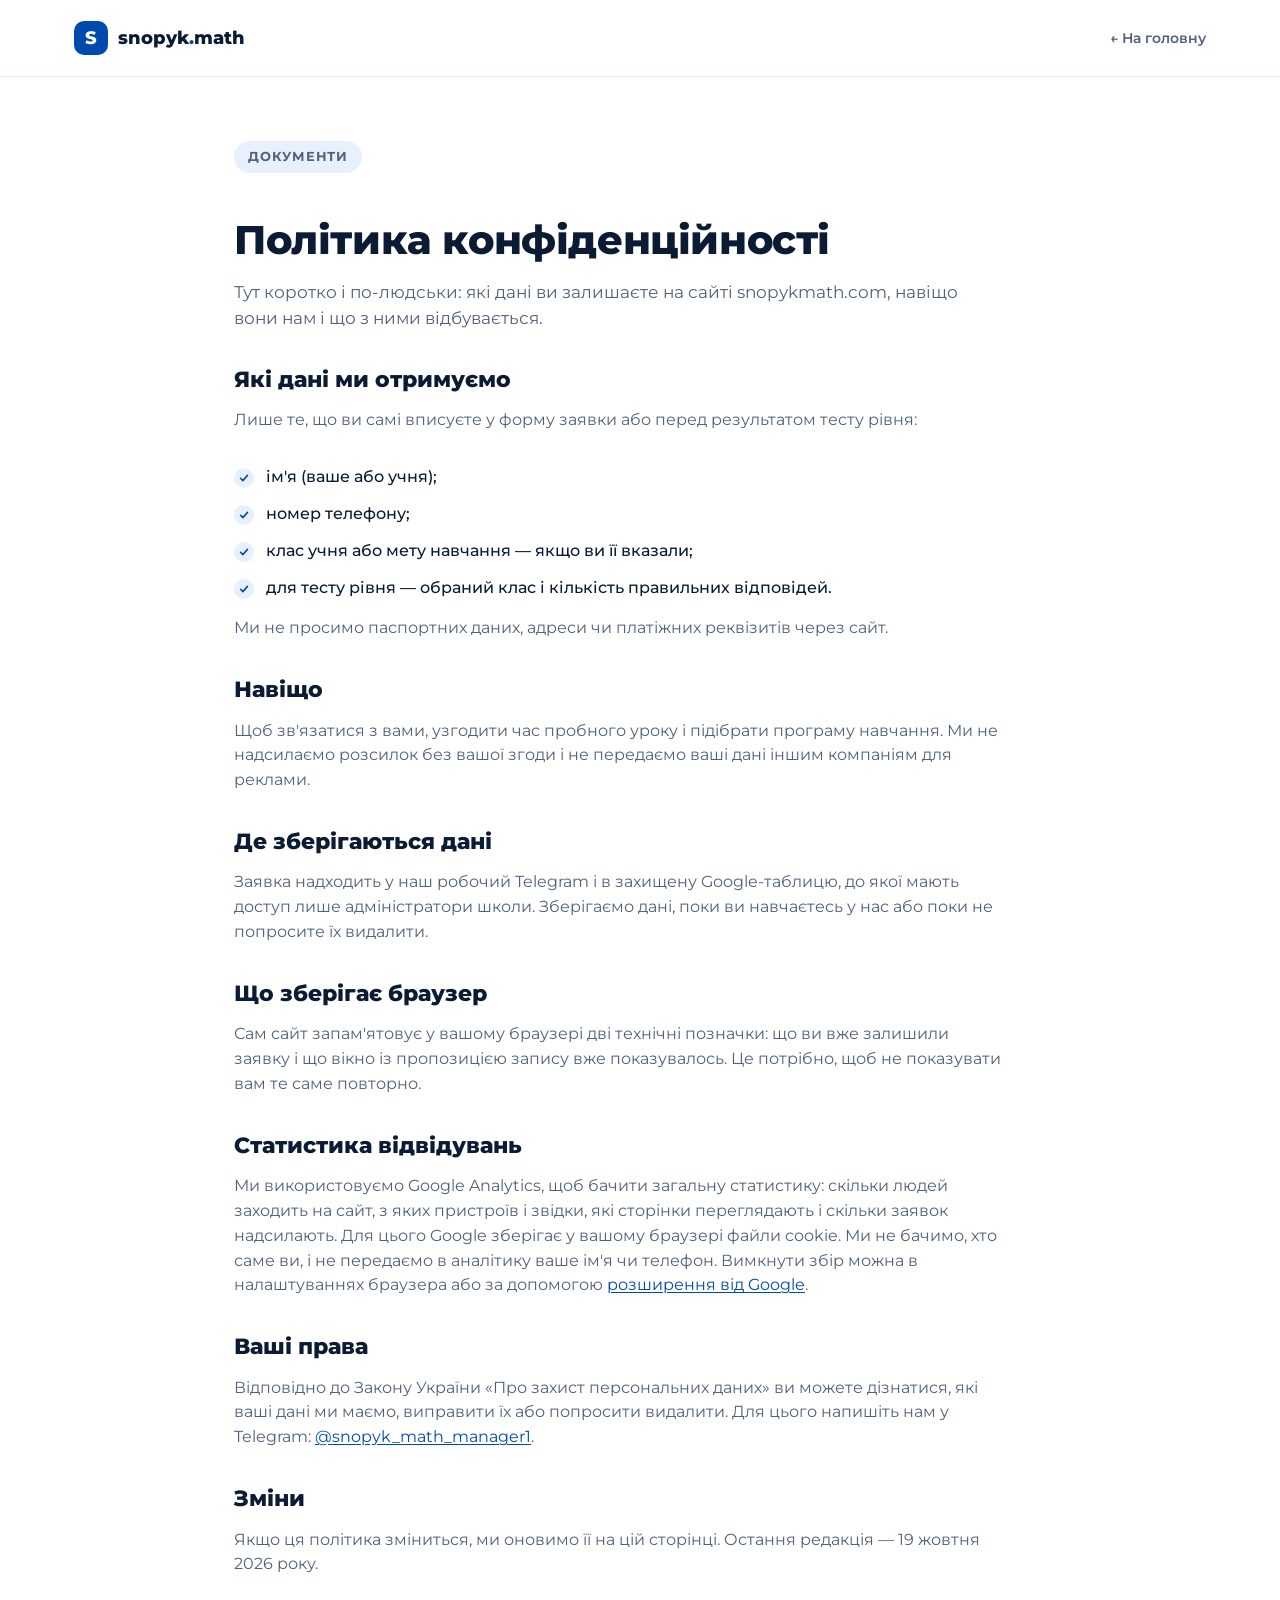
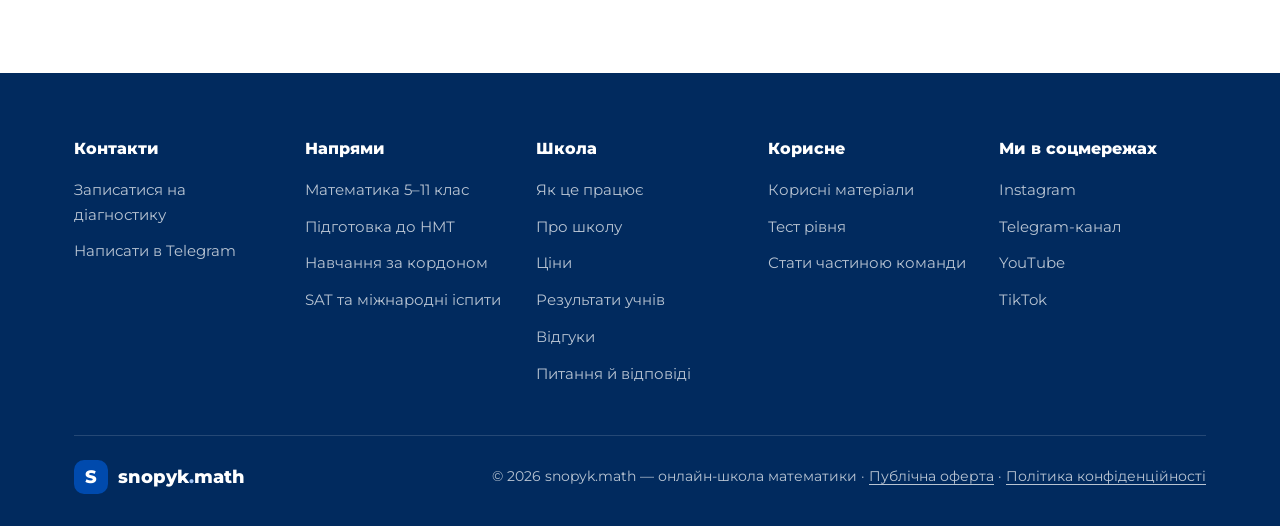
<file: privacy.html>
<!DOCTYPE html>
<html lang="uk">
<head>
<meta charset="UTF-8">
<!-- Google Analytics -->
<script async src="https://www.googletagmanager.com/gtag/js?id=G-7C6CEEDRTM"></script>
<script>
  window.dataLayer = window.dataLayer || [];
  function gtag(){dataLayer.push(arguments);}
  gtag("js", new Date());
  gtag("config", "G-7C6CEEDRTM");
  // Натискання на будь-яке посилання в Telegram рахуємо як звернення.
  document.addEventListener("click", function (e) {
    var link = e.target.closest && e.target.closest('a[href*="t.me/"]');
    if (link) gtag("event", "contact_telegram", { link_url: link.href });
  });
</script>
<meta name="viewport" content="width=device-width, initial-scale=1, viewport-fit=cover">
<title>Політика конфіденційності — snopyk.math</title>
<meta name="description" content="Які дані збирає сайт snopyk.math, навіщо, де вони зберігаються і як їх видалити.">
<link rel="canonical" href="https://snopykmath.com/privacy">

<link rel="icon" href="/favicon.ico" sizes="48x48">
<link rel="icon" href="/favicon.svg" type="image/svg+xml">
<link rel="apple-touch-icon" href="/apple-touch-icon.png">

<link rel="preconnect" href="https://fonts.googleapis.com">
<link rel="preconnect" href="https://fonts.gstatic.com" crossorigin>
<link href="https://fonts.googleapis.com/css2?family=Montserrat:ital,wght@0,400;0,500;0,600;0,700;0,800;1,500&display=swap" rel="stylesheet">
<link rel="stylesheet" href="css/style.css?v=20261109k">
<link rel="stylesheet" href="css/test.css?v=20260925b">
<link rel="stylesheet" href="css/vacancy.css?v=20261019">
</head>
<body class="vacancy-page">

<a class="skip-link" href="#main">Перейти до змісту</a>

<!-- ===== HEADER ===== -->
<header class="site-header test-header">
  <div class="container header-inner">
    <a href="/" class="logo" aria-label="snopyk.math — на головну">
      <span class="logo-mark" aria-hidden="true">S</span>
      <span class="logo-text">snopyk<span class="logo-dot">.</span>math</span>
    </a>
    <a href="/" class="test-back-link">← На головну</a>
  </div>
</header>

<main id="main">
  <section class="section vacancy-section">
    <div class="container vacancy-container legal-text">
      <p class="section-eyebrow">Документи</p>
      <h1 class="section-title">Політика конфіденційності</h1>
      <p class="section-lead">
        Тут коротко і по-людськи: які дані ви залишаєте на сайті snopykmath.com,
        навіщо вони нам і що з ними відбувається.
      </p>

      <h2 class="vacancy-subtitle">Які дані ми отримуємо</h2>
      <p>Лише те, що ви самі вписуєте у форму заявки або перед результатом тесту рівня:</p>
      <ul class="vacancy-list">
        <li>ім'я (ваше або учня);</li>
        <li>номер телефону;</li>
        <li>клас учня або мету навчання — якщо ви її вказали;</li>
        <li>для тесту рівня — обраний клас і кількість правильних відповідей.</li>
      </ul>
      <p>Ми не просимо паспортних даних, адреси чи платіжних реквізитів через сайт.</p>

      <h2 class="vacancy-subtitle">Навіщо</h2>
      <p>
        Щоб зв'язатися з вами, узгодити час пробного уроку і підібрати
        програму навчання. Ми не надсилаємо розсилок без вашої згоди і не передаємо
        ваші дані іншим компаніям для реклами.
      </p>

      <h2 class="vacancy-subtitle">Де зберігаються дані</h2>
      <p>
        Заявка надходить у наш робочий Telegram і в захищену Google-таблицю, до якої
        мають доступ лише адміністратори школи. Зберігаємо дані, поки ви навчаєтесь
        у нас або поки не попросите їх видалити.
      </p>

      <h2 class="vacancy-subtitle">Що зберігає браузер</h2>
      <p>
        Сам сайт запам'ятовує у вашому браузері дві технічні позначки: що ви вже
        залишили заявку і що вікно із пропозицією запису вже показувалось. Це потрібно,
        щоб не показувати вам те саме повторно.
      </p>

      <h2 class="vacancy-subtitle">Статистика відвідувань</h2>
      <p>
        Ми використовуємо Google Analytics, щоб бачити загальну статистику: скільки людей
        заходить на сайт, з яких пристроїв і звідки, які сторінки переглядають і скільки
        заявок надсилають. Для цього Google зберігає у вашому браузері файли cookie.
        Ми не бачимо, хто саме ви, і не передаємо в аналітику ваше ім'я чи телефон.
        Вимкнути збір можна в налаштуваннях браузера або за допомогою
        <a href="https://tools.google.com/dlpage/gaoptout" target="_blank" rel="noopener">розширення від Google</a>.
      </p>

      <h2 class="vacancy-subtitle">Ваші права</h2>
      <p>
        Відповідно до Закону України «Про захист персональних даних» ви можете
        дізнатися, які ваші дані ми маємо, виправити їх або попросити видалити.
        Для цього напишіть нам у Telegram:
        <a href="https://t.me/snopyk_math_manager1" target="_blank" rel="noopener">@snopyk_math_manager1</a>.
      </p>

      <h2 class="vacancy-subtitle">Зміни</h2>
      <p>Якщо ця політика зміниться, ми оновимо її на цій сторінці. Остання редакція — 19 жовтня 2026 року.</p>
    </div>
  </section>
</main>

<!-- ===== FOOTER ===== -->
<footer class="site-footer">
  <div class="container">
    <div class="footer-cols">
      <div class="footer-col">
        <h2 class="footer-title">Контакти</h2>
        <ul role="list">
          <li><a href="/#lead-form">Записатися на діагностику</a></li>
          <li><a href="https://t.me/snopyk_math_manager1" target="_blank" rel="noopener">Написати в Telegram</a></li>
        </ul>
      </div>
      <div class="footer-col">
        <h2 class="footer-title">Напрями</h2>
        <ul role="list">
          <li><a href="/#audience">Математика 5–11 клас</a></li>
          <li><a href="/nmt">Підготовка до НМТ</a></li>
          <li><a href="/#audience">Навчання за кордоном</a></li>
          <li><a href="/#audience">SAT та міжнародні іспити</a></li>
        </ul>
      </div>
      <div class="footer-col">
        <h2 class="footer-title">Школа</h2>
        <ul role="list">
          <li><a href="/#how">Як це працює</a></li>
          <li><a href="/#about">Про школу</a></li>
          <li><a href="/#pricing">Ціни</a></li>
          <li><a href="/#results">Результати учнів</a></li>
          <li><a href="/#reviews">Відгуки</a></li>
          <li><a href="/#faq">Питання й відповіді</a></li>
        </ul>
      </div>
      <div class="footer-col">
        <h2 class="footer-title">Корисне</h2>
        <ul role="list">
          <li><a href="/materials">Корисні матеріали</a></li>
          <li><a href="/test">Тест рівня</a></li>
          <li><a href="/vacancy">Стати частиною команди</a></li>
        </ul>
      </div>
      <div class="footer-col">
        <h2 class="footer-title">Ми в соцмережах</h2>
        <ul role="list">
          <li><a href="https://www.instagram.com/snopyk.math" target="_blank" rel="noopener">Instagram</a></li>
          <li><a href="https://t.me/snopyk_math" target="_blank" rel="noopener">Telegram-канал</a></li>
          <li><a href="https://www.youtube.com/@snopyk_math" target="_blank" rel="noopener">YouTube</a></li>
          <li><a href="https://www.tiktok.com/@snopyk.math" target="_blank" rel="noopener">TikTok</a></li>
        </ul>
      </div>
    </div>

    <div class="footer-bottom">
      <a href="/" class="logo logo-footer">
        <span class="logo-mark" aria-hidden="true">S</span>
        <span class="logo-text">snopyk<span class="logo-dot">.</span>math</span>
      </a>
      <p class="footer-copy">
        © <span id="year">2026</span> snopyk.math — онлайн-школа математики
        · <a href="https://drive.google.com/file/d/1xS51puthIazZKLgg-EhiMAUw-Eq3Ri7i/view?usp=sharing" target="_blank" rel="noopener" class="footer-legal-link">Публічна оферта</a>
        · <a href="/privacy" class="footer-legal-link">Політика конфіденційності</a>
      </p>
    </div>
  </div>
</footer>

</body>
</html>
</file>
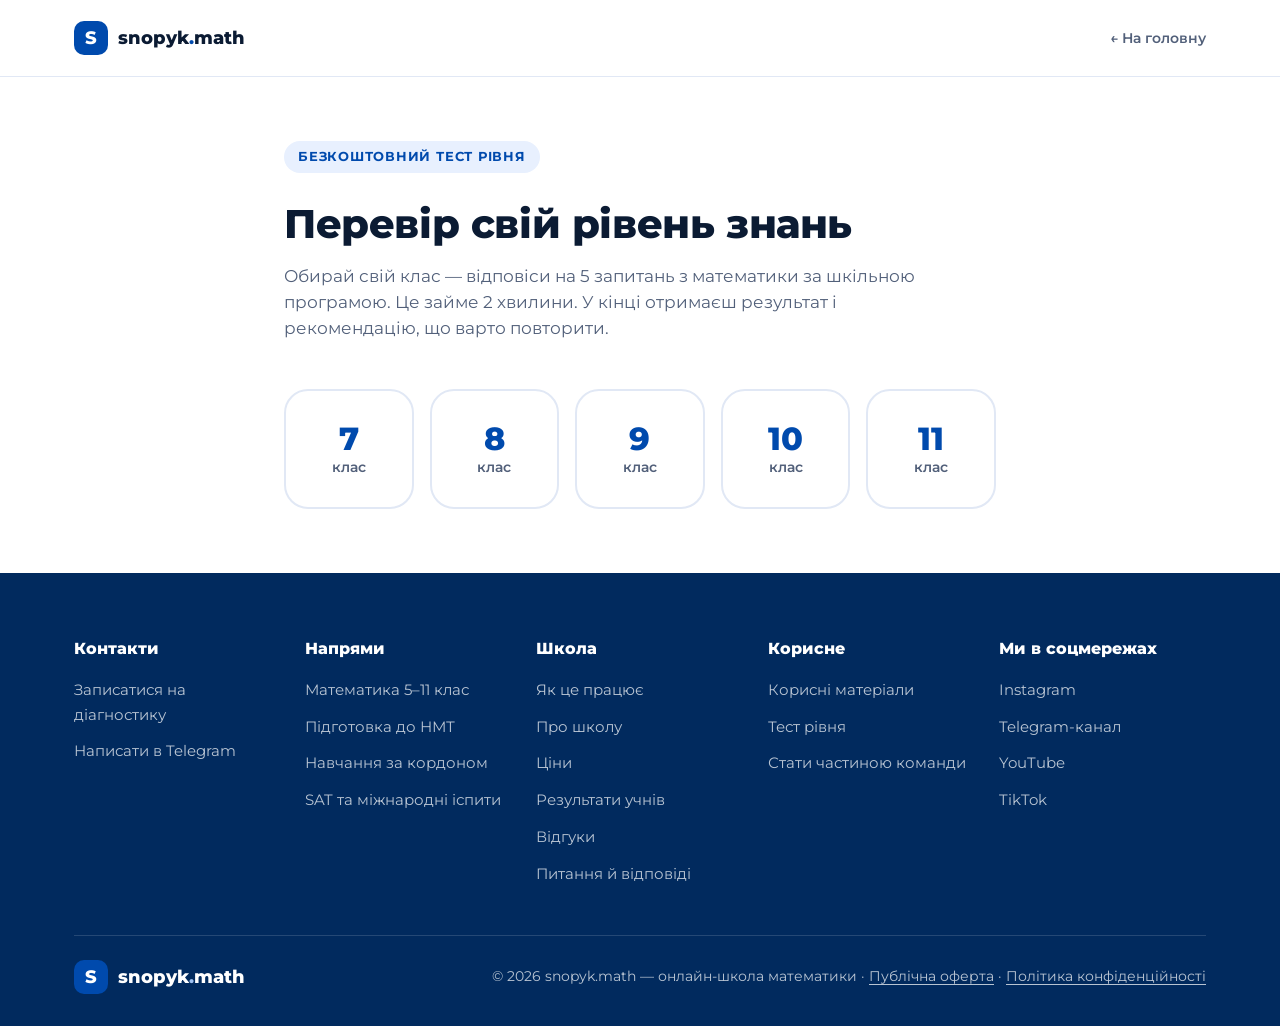
<file: test.html>
<!DOCTYPE html>
<html lang="uk">
<head>
<meta charset="UTF-8">
<!-- Google Analytics -->
<script async src="https://www.googletagmanager.com/gtag/js?id=G-7C6CEEDRTM"></script>
<script>
  window.dataLayer = window.dataLayer || [];
  function gtag(){dataLayer.push(arguments);}
  gtag("js", new Date());
  gtag("config", "G-7C6CEEDRTM");
  // Натискання на будь-яке посилання в Telegram рахуємо як звернення.
  document.addEventListener("click", function (e) {
    var link = e.target.closest && e.target.closest('a[href*="t.me/"]');
    if (link) gtag("event", "contact_telegram", { link_url: link.href });
  });
</script>
<meta name="viewport" content="width=device-width, initial-scale=1, viewport-fit=cover">
<title>Тест рівня з математики — snopyk.math</title>
<meta name="description" content="Безкоштовний тест рівня з математики для 7–11 класу: 5 запитань, миттєвий результат і поради, що повторити перед навчальним роком.">
<link rel="canonical" href="https://snopykmath.com/test">
<meta name="robots" content="noindex, follow">

<meta property="og:type" content="website">
<meta property="og:site_name" content="snopyk.math">
<meta property="og:title" content="Тест рівня з математики — snopyk.math">
<meta property="og:description" content="Безкоштовний тест для 7–11 класу: 5 запитань, 2 хвилини — і ти знаєш, що варто повторити перед навчальним роком.">
<meta property="og:url" content="https://snopykmath.com/test">
<meta property="og:locale" content="uk_UA">
<meta property="og:image" content="https://snopykmath.com/assets/images/og-test.jpg">
<meta property="og:image:width" content="1200">
<meta property="og:image:height" content="630">
<meta property="og:image:alt" content="Перевір свій рівень з математики — безкоштовний тест snopyk.math">

<meta name="twitter:card" content="summary_large_image">
<meta name="twitter:image" content="https://snopykmath.com/assets/images/og-test.jpg">

<link rel="icon" href="/favicon.ico" sizes="48x48">
<link rel="icon" href="/favicon.svg" type="image/svg+xml">
<link rel="apple-touch-icon" href="/apple-touch-icon.png">

<link rel="preconnect" href="https://fonts.googleapis.com">
<link rel="preconnect" href="https://fonts.gstatic.com" crossorigin>
<link href="https://fonts.googleapis.com/css2?family=Montserrat:ital,wght@0,400;0,500;0,600;0,700;0,800;1,500&display=swap" rel="stylesheet">
<link rel="stylesheet" href="css/style.css?v=20261109k">
<link rel="stylesheet" href="css/test.css?v=20260925b">
</head>
<body class="test-page">

<a class="skip-link" href="#main">Перейти до змісту</a>

<!-- ===== HEADER ===== -->
<header class="site-header test-header">
  <div class="container header-inner">
    <a href="/" class="logo" aria-label="snopyk.math — на головну">
      <span class="logo-mark" aria-hidden="true">S</span>
      <span class="logo-text">snopyk<span class="logo-dot">.</span>math</span>
    </a>
    <a href="/" class="test-back-link">← На головну</a>
  </div>
</header>

<main id="main">

  <!-- ===== INTRO / GRADE PICKER ===== -->
  <section class="section quiz-section" id="quiz-intro" data-step="intro">
    <div class="container quiz-container">
      <p class="section-eyebrow">Безкоштовний тест рівня</p>
      <h1 class="section-title">Перевір свій рівень знань</h1>
      <p class="section-lead">
        Обирай свій клас — відповіси на 5 запитань з математики за шкільною програмою.
        Це займе 2 хвилини. У кінці отримаєш результат і рекомендацію, що варто повторити.
      </p>

      <div class="grade-grid" id="grade-grid" role="list">
        <button type="button" class="grade-card" data-grade="7" role="listitem">
          <span class="grade-num">7</span>
          <span class="grade-label">клас</span>
        </button>
        <button type="button" class="grade-card" data-grade="8" role="listitem">
          <span class="grade-num">8</span>
          <span class="grade-label">клас</span>
        </button>
        <button type="button" class="grade-card" data-grade="9" role="listitem">
          <span class="grade-num">9</span>
          <span class="grade-label">клас</span>
        </button>
        <button type="button" class="grade-card" data-grade="10" role="listitem">
          <span class="grade-num">10</span>
          <span class="grade-label">клас</span>
        </button>
        <button type="button" class="grade-card" data-grade="11" role="listitem">
          <span class="grade-num">11</span>
          <span class="grade-label">клас</span>
        </button>
      </div>
    </div>
  </section>

  <!-- ===== QUIZ ===== -->
  <section class="section quiz-section" id="quiz-questions" data-step="questions" hidden>
    <div class="container quiz-container quiz-container-narrow">
      <div class="quiz-progress">
        <div class="quiz-progress-track"><div class="quiz-progress-bar" id="quiz-progress-bar"></div></div>
        <p class="quiz-progress-text" id="quiz-progress-text">Питання 1 з 5</p>
      </div>

      <div class="question-card" id="question-card">
        <h2 class="question-text" id="question-text"></h2>
        <div class="question-options" id="question-options"></div>
      </div>
    </div>
  </section>

  <!-- ===== CONTACT GATE ===== -->
  <section class="section quiz-section section-form" id="quiz-contact" data-step="contact" hidden>
    <div class="container quiz-container quiz-container-narrow">
      <div class="form-panel contact-gate-panel">
        <div class="form-panel-copy">
          <p class="section-eyebrow section-eyebrow-onblue">Ще один крок</p>
          <h2 class="section-title section-title-onblue">Залиш контакти — і побачиш свій результат</h2>
          <p class="section-lead section-lead-onblue">Покажемо бал, розбір кожної відповіді та порадимо, що варто підтягнути перед навчальним роком.</p>
        </div>
        <form class="lead-form" id="quiz-contact-form" novalidate>
          <div class="hp-field" aria-hidden="true" style="position:absolute;left:-10000px;width:1px;height:1px;overflow:hidden">
            <label for="website-quiz">Не заповнюйте це поле</label>
            <input type="text" id="website-quiz" name="website" tabindex="-1" autocomplete="off">
          </div>
          <div class="form-row">
            <label for="quiz-name">Ім'я учня</label>
            <input type="text" id="quiz-name" name="name" autocomplete="name" required placeholder="Ім'я">
          </div>
          <div class="form-row">
            <label for="quiz-phone">Телефон</label>
            <input type="tel" id="quiz-phone" name="phone" autocomplete="tel" required placeholder="+380">
          </div>
          <p class="form-hint">*просимо уважно вказувати номер телефону, щоб за ним можна було знайти вас у соцмережах: Telegram, Viber, WhatsApp</p>
          <button type="submit" class="btn btn-primary btn-lg btn-block">Показати результат</button>
          <p class="form-consent">Натискаючи кнопку, ви погоджуєтесь з умовами <a href="https://drive.google.com/file/d/1xS51puthIazZKLgg-EhiMAUw-Eq3Ri7i/view?usp=sharing" target="_blank" rel="noopener">публічної оферти</a> та <a href="/privacy">політикою конфіденційності</a></p>
          <p class="form-status" role="status" aria-live="polite"></p>
        </form>
      </div>
    </div>
  </section>

  <!-- ===== RESULTS ===== -->
  <section class="section quiz-section" id="quiz-results" data-step="results" hidden>
    <div class="container quiz-container quiz-container-narrow">
      <div class="result-summary" id="result-summary">
        <p class="section-eyebrow">Твій результат</p>
        <div class="result-score" id="result-score">0/5</div>
        <p class="result-message" id="result-message"></p>
        <button type="button" class="btn btn-primary btn-lg js-open-modal">Записатись на пробний урок</button>
      </div>

      <div class="result-breakdown" id="result-breakdown"></div>

      <button type="button" class="btn btn-outline-primary quiz-restart" id="quiz-restart">Пройти тест ще раз</button>
    </div>
  </section>

</main>

<!-- ===== FOOTER ===== -->
<footer class="site-footer">
  <div class="container">
    <div class="footer-cols">
      <div class="footer-col">
        <h2 class="footer-title">Контакти</h2>
        <ul role="list">
          <li><a href="/#lead-form">Записатися на діагностику</a></li>
          <li><a href="https://t.me/snopyk_math_manager1" target="_blank" rel="noopener">Написати в Telegram</a></li>
        </ul>
      </div>
      <div class="footer-col">
        <h2 class="footer-title">Напрями</h2>
        <ul role="list">
          <li><a href="/#audience">Математика 5–11 клас</a></li>
          <li><a href="/nmt">Підготовка до НМТ</a></li>
          <li><a href="/#audience">Навчання за кордоном</a></li>
          <li><a href="/#audience">SAT та міжнародні іспити</a></li>
        </ul>
      </div>
      <div class="footer-col">
        <h2 class="footer-title">Школа</h2>
        <ul role="list">
          <li><a href="/#how">Як це працює</a></li>
          <li><a href="/#about">Про школу</a></li>
          <li><a href="/#pricing">Ціни</a></li>
          <li><a href="/#results">Результати учнів</a></li>
          <li><a href="/#reviews">Відгуки</a></li>
          <li><a href="/#faq">Питання й відповіді</a></li>
        </ul>
      </div>
      <div class="footer-col">
        <h2 class="footer-title">Корисне</h2>
        <ul role="list">
          <li><a href="/materials">Корисні матеріали</a></li>
          <li><a href="/test">Тест рівня</a></li>
          <li><a href="/vacancy">Стати частиною команди</a></li>
        </ul>
      </div>
      <div class="footer-col">
        <h2 class="footer-title">Ми в соцмережах</h2>
        <ul role="list">
          <li><a href="https://www.instagram.com/snopyk.math" target="_blank" rel="noopener">Instagram</a></li>
          <li><a href="https://t.me/snopyk_math" target="_blank" rel="noopener">Telegram-канал</a></li>
          <li><a href="https://www.youtube.com/@snopyk_math" target="_blank" rel="noopener">YouTube</a></li>
          <li><a href="https://www.tiktok.com/@snopyk.math" target="_blank" rel="noopener">TikTok</a></li>
        </ul>
      </div>
    </div>

    <div class="footer-bottom">
      <a href="/" class="logo logo-footer">
        <span class="logo-mark" aria-hidden="true">S</span>
        <span class="logo-text">snopyk<span class="logo-dot">.</span>math</span>
      </a>
      <p class="footer-copy">
        © <span id="year">2026</span> snopyk.math — онлайн-школа математики
        · <a href="https://drive.google.com/file/d/1xS51puthIazZKLgg-EhiMAUw-Eq3Ri7i/view?usp=sharing" target="_blank" rel="noopener" class="footer-legal-link">Публічна оферта</a>
        · <a href="/privacy" class="footer-legal-link">Політика конфіденційності</a>
      </p>
    </div>
  </div>
</footer>

<!-- ===== LEAD MODAL ===== -->
<div class="modal-overlay" id="modal-overlay" hidden>
  <div class="modal" role="dialog" aria-modal="true" aria-labelledby="modal-title">
    <button type="button" class="modal-close" id="modal-close" aria-label="Закрити">&times;</button>
    <p class="section-eyebrow">Пробний урок</p>
    <h2 class="modal-title" id="modal-title">Залишити заявку</h2>
    <p class="modal-lead">Залиште контакти — ми зв'яжемось і підберемо зручний час.</p>
    <form class="lead-form" id="lead-form-modal" novalidate>
      <div class="hp-field" aria-hidden="true" style="position:absolute;left:-10000px;width:1px;height:1px;overflow:hidden">
        <label for="website-modal">Не заповнюйте це поле</label>
        <input type="text" id="website-modal" name="website" tabindex="-1" autocomplete="off">
      </div>
      <div class="form-row">
        <label for="name-modal">Ім'я</label>
        <input type="text" id="name-modal" name="name" autocomplete="name" required placeholder="Ваше ім'я">
      </div>
      <div class="form-row">
        <label for="phone-modal">Телефон</label>
        <input type="tel" id="phone-modal" name="phone" autocomplete="tel" required placeholder="+380">
      </div>
      <button type="submit" class="btn btn-primary btn-lg btn-block">Записатись</button>
      <p class="form-hint form-hint-center">*просимо уважно вказувати номер телефону, щоб за ним можна було знайти вас у соцмережах: Telegram, Viber, WhatsApp</p>
      <p class="form-consent form-consent-center">Натискаючи кнопку, ви погоджуєтесь з умовами <a href="https://drive.google.com/file/d/1xS51puthIazZKLgg-EhiMAUw-Eq3Ri7i/view?usp=sharing" target="_blank" rel="noopener">публічної оферти</a> та <a href="/privacy">політикою конфіденційності</a></p>
      <p class="form-status" role="status" aria-live="polite"></p>
    </form>
  </div>
</div>

<script src="js/test-data.js?v=20261009"></script>
<script src="js/test.js?v=20261019"></script>
</body>
</html>
</file>
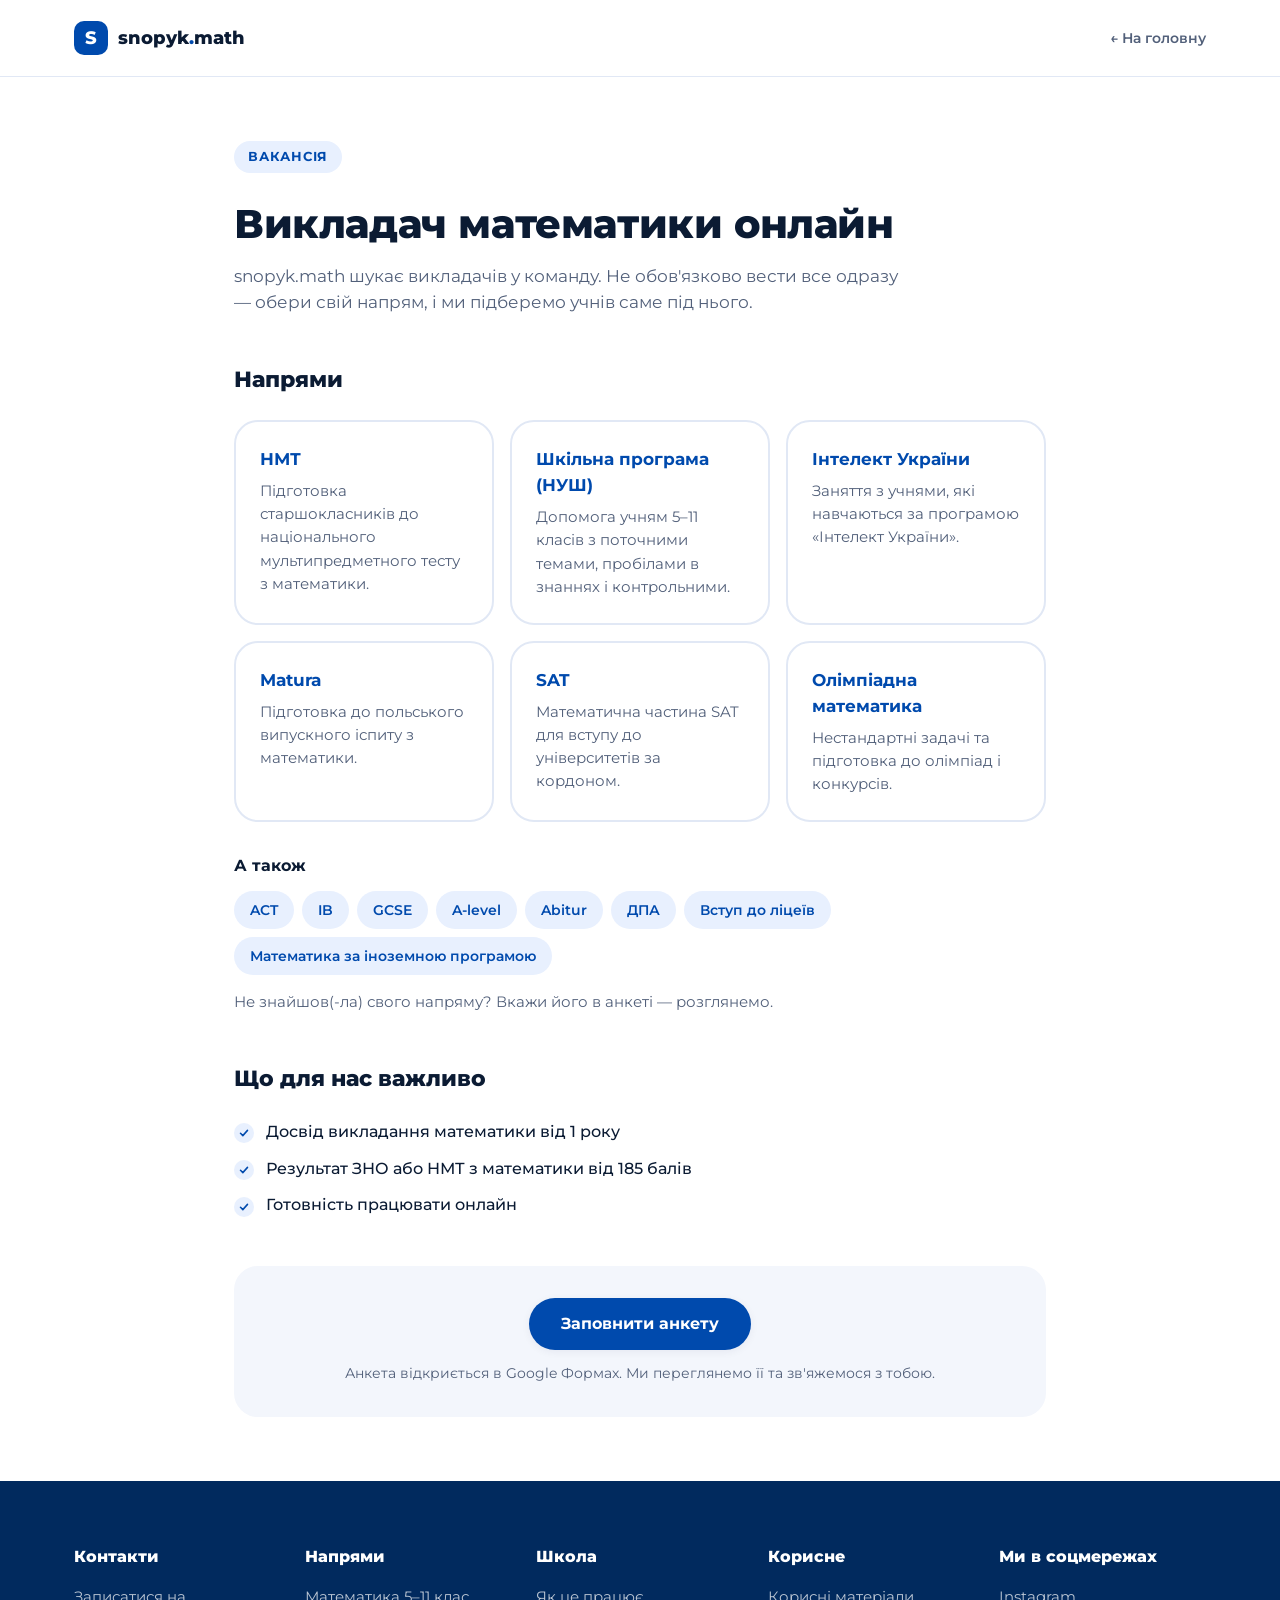
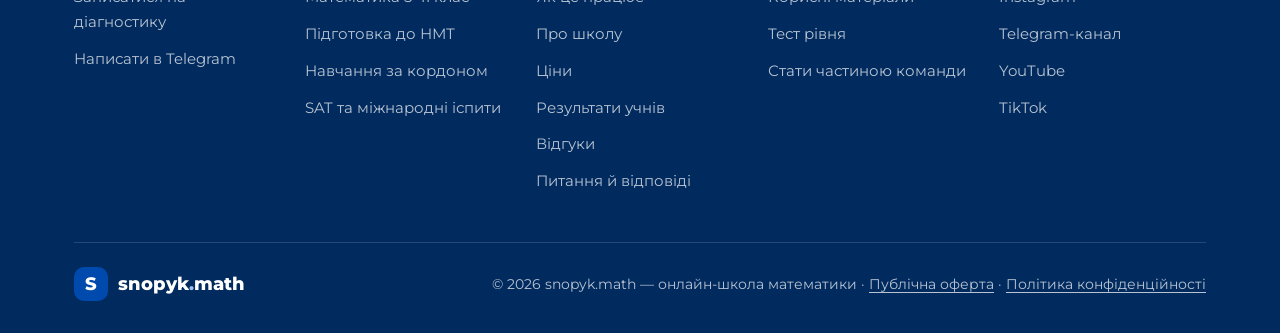
<file: vacancy.html>
<!DOCTYPE html>
<html lang="uk">
<head>
<meta charset="UTF-8">
<!-- Google Analytics -->
<script async src="https://www.googletagmanager.com/gtag/js?id=G-7C6CEEDRTM"></script>
<script>
  window.dataLayer = window.dataLayer || [];
  function gtag(){dataLayer.push(arguments);}
  gtag("js", new Date());
  gtag("config", "G-7C6CEEDRTM");
  // Натискання на будь-яке посилання в Telegram рахуємо як звернення.
  document.addEventListener("click", function (e) {
    var link = e.target.closest && e.target.closest('a[href*="t.me/"]');
    if (link) gtag("event", "contact_telegram", { link_url: link.href });
  });
</script>
<meta name="viewport" content="width=device-width, initial-scale=1, viewport-fit=cover">
<title>Вакансія: викладач математики онлайн — snopyk.math</title>
<meta name="description" content="snopyk.math шукає викладачів математики онлайн: НМТ, шкільна програма за НУШ, Інтелект України, Matura, SAT. Досвід від 1 року, НМТ/ЗНО з математики від 185 балів.">
<link rel="canonical" href="https://snopykmath.com/vacancy">

<meta property="og:type" content="website">
<meta property="og:site_name" content="snopyk.math">
<meta property="og:title" content="Вакансія: викладач математики онлайн — snopyk.math">
<meta property="og:description" content="Шукаємо викладачів математики онлайн. Обери свій напрям: НМТ, НУШ, Інтелект України, Matura, SAT.">
<meta property="og:url" content="https://snopykmath.com/vacancy">
<meta property="og:locale" content="uk_UA">
<meta property="og:image" content="https://snopykmath.com/assets/images/og-image.jpg?v=2">
<meta property="og:image:width" content="1200">
<meta property="og:image:height" content="630">

<meta name="twitter:card" content="summary_large_image">
<meta name="twitter:image" content="https://snopykmath.com/assets/images/og-image.jpg?v=2">

<link rel="icon" href="/favicon.ico" sizes="48x48">
<link rel="icon" href="/favicon.svg" type="image/svg+xml">
<link rel="apple-touch-icon" href="/apple-touch-icon.png">

<script type="application/ld+json">
{
  "@context": "https://schema.org",
  "@type": "JobPosting",
  "title": "Викладач математики онлайн",
  "description": "<p>snopyk.math шукає викладачів математики онлайн. Не обов'язково вести все одразу — обери свій напрям, і ми підберемо учнів саме під нього.</p><p><strong>Напрями:</strong> НМТ, шкільна програма (НУШ), Інтелект України, Matura, SAT, олімпіадна математика, а також ACT, IB, GCSE, A-level, Abitur, ДПА, вступ до ліцеїв, математика за іноземною програмою.</p><p><strong>Вимоги:</strong></p><ul><li>Досвід викладання математики від 1 року</li><li>Результат ЗНО або НМТ з математики від 185 балів</li><li>Готовність працювати онлайн</li></ul>",
  "datePosted": "2026-10-09",
  "validThrough": "2027-04-09",
  "hiringOrganization": {
    "@type": "Organization",
    "name": "snopyk.math",
    "sameAs": "https://snopykmath.com/",
    "logo": "https://snopykmath.com/assets/images/logo-512.png"
  },
  "jobLocationType": "TELECOMMUTE",
  "applicantLocationRequirements": {
    "@type": "Country",
    "name": "UA"
  },
  "directApply": false,
  "url": "https://snopykmath.com/vacancy"
}
</script>
<link rel="preconnect" href="https://fonts.googleapis.com">
<link rel="preconnect" href="https://fonts.gstatic.com" crossorigin>
<link href="https://fonts.googleapis.com/css2?family=Montserrat:ital,wght@0,400;0,500;0,600;0,700;0,800;1,500&display=swap" rel="stylesheet">
<link rel="stylesheet" href="css/style.css?v=20261109k">
<link rel="stylesheet" href="css/test.css?v=20260925b">
<link rel="stylesheet" href="css/vacancy.css?v=20261009">
</head>
<body class="vacancy-page">

<a class="skip-link" href="#main">Перейти до змісту</a>

<!-- ===== HEADER ===== -->
<header class="site-header test-header">
  <div class="container header-inner">
    <a href="/" class="logo" aria-label="snopyk.math — на головну">
      <span class="logo-mark" aria-hidden="true">S</span>
      <span class="logo-text">snopyk<span class="logo-dot">.</span>math</span>
    </a>
    <a href="/" class="test-back-link">← На головну</a>
  </div>
</header>

<main id="main">

  <!-- ===== INTRO ===== -->
  <section class="section vacancy-section">
    <div class="container vacancy-container">
      <p class="section-eyebrow">Вакансія</p>
      <h1 class="section-title">Викладач математики онлайн</h1>
      <p class="section-lead">
        snopyk.math шукає викладачів у команду. Не обов'язково вести все одразу —
        обери свій напрям, і ми підберемо учнів саме під нього.
      </p>

      <!-- ===== DIRECTIONS ===== -->
      <h2 class="vacancy-subtitle">Напрями</h2>
      <div class="vacancy-grid">
        <div class="vacancy-card">
          <h3>НМТ</h3>
          <p>Підготовка старшокласників до національного мультипредметного тесту з математики.</p>
        </div>
        <div class="vacancy-card">
          <h3>Шкільна програма (НУШ)</h3>
          <p>Допомога учням 5–11 класів з поточними темами, пробілами в знаннях і контрольними.</p>
        </div>
        <div class="vacancy-card">
          <h3>Інтелект України</h3>
          <p>Заняття з учнями, які навчаються за програмою «Інтелект України».</p>
        </div>
        <div class="vacancy-card">
          <h3>Matura</h3>
          <p>Підготовка до польського випускного іспиту з математики.</p>
        </div>
        <div class="vacancy-card">
          <h3>SAT</h3>
          <p>Математична частина SAT для вступу до університетів за кордоном.</p>
        </div>
        <div class="vacancy-card">
          <h3>Олімпіадна математика</h3>
          <p>Нестандартні задачі та підготовка до олімпіад і конкурсів.</p>
        </div>
      </div>

      <div class="vacancy-more">
        <p class="vacancy-more-title">А також</p>
        <ul class="vacancy-tags">
          <li>ACT</li>
          <li>IB</li>
          <li>GCSE</li>
          <li>A-level</li>
          <li>Abitur</li>
          <li>ДПА</li>
          <li>Вступ до ліцеїв</li>
          <li>Математика за іноземною програмою</li>
        </ul>
        <p class="vacancy-more-note">Не знайшов(-ла) свого напряму? Вкажи його в анкеті — розглянемо.</p>
      </div>

      <!-- ===== REQUIREMENTS ===== -->
      <h2 class="vacancy-subtitle">Що для нас важливо</h2>
      <ul class="vacancy-list">
        <li>Досвід викладання математики від 1 року</li>
        <li>Результат ЗНО або НМТ з математики від 185 балів</li>
        <li>Готовність працювати онлайн</li>
      </ul>

      <div class="vacancy-cta">
        <a href="https://forms.gle/bMovGVg4pmB5iK3k8" class="btn btn-primary btn-lg" target="_blank" rel="noopener">Заповнити анкету</a>
        <p class="vacancy-cta-note">Анкета відкриється в Google Формах. Ми переглянемо її та зв'яжемося з тобою.</p>
      </div>
    </div>
  </section>

</main>

<!-- ===== FOOTER ===== -->
<footer class="site-footer">
  <div class="container">
    <div class="footer-cols">
      <div class="footer-col">
        <h2 class="footer-title">Контакти</h2>
        <ul role="list">
          <li><a href="/#lead-form">Записатися на діагностику</a></li>
          <li><a href="https://t.me/snopyk_math_manager1" target="_blank" rel="noopener">Написати в Telegram</a></li>
        </ul>
      </div>
      <div class="footer-col">
        <h2 class="footer-title">Напрями</h2>
        <ul role="list">
          <li><a href="/#audience">Математика 5–11 клас</a></li>
          <li><a href="/nmt">Підготовка до НМТ</a></li>
          <li><a href="/#audience">Навчання за кордоном</a></li>
          <li><a href="/#audience">SAT та міжнародні іспити</a></li>
        </ul>
      </div>
      <div class="footer-col">
        <h2 class="footer-title">Школа</h2>
        <ul role="list">
          <li><a href="/#how">Як це працює</a></li>
          <li><a href="/#about">Про школу</a></li>
          <li><a href="/#pricing">Ціни</a></li>
          <li><a href="/#results">Результати учнів</a></li>
          <li><a href="/#reviews">Відгуки</a></li>
          <li><a href="/#faq">Питання й відповіді</a></li>
        </ul>
      </div>
      <div class="footer-col">
        <h2 class="footer-title">Корисне</h2>
        <ul role="list">
          <li><a href="/materials">Корисні матеріали</a></li>
          <li><a href="/test">Тест рівня</a></li>
          <li><a href="/vacancy">Стати частиною команди</a></li>
        </ul>
      </div>
      <div class="footer-col">
        <h2 class="footer-title">Ми в соцмережах</h2>
        <ul role="list">
          <li><a href="https://www.instagram.com/snopyk.math" target="_blank" rel="noopener">Instagram</a></li>
          <li><a href="https://t.me/snopyk_math" target="_blank" rel="noopener">Telegram-канал</a></li>
          <li><a href="https://www.youtube.com/@snopyk_math" target="_blank" rel="noopener">YouTube</a></li>
          <li><a href="https://www.tiktok.com/@snopyk.math" target="_blank" rel="noopener">TikTok</a></li>
        </ul>
      </div>
    </div>

    <div class="footer-bottom">
      <a href="/" class="logo logo-footer">
        <span class="logo-mark" aria-hidden="true">S</span>
        <span class="logo-text">snopyk<span class="logo-dot">.</span>math</span>
      </a>
      <p class="footer-copy">
        © <span id="year">2026</span> snopyk.math — онлайн-школа математики
        · <a href="https://drive.google.com/file/d/1xS51puthIazZKLgg-EhiMAUw-Eq3Ri7i/view?usp=sharing" target="_blank" rel="noopener" class="footer-legal-link">Публічна оферта</a>
        · <a href="/privacy" class="footer-legal-link">Політика конфіденційності</a>
      </p>
    </div>
  </div>
</footer>

<script>document.getElementById("year").textContent = new Date().getFullYear();</script>
</body>
</html>
</file>
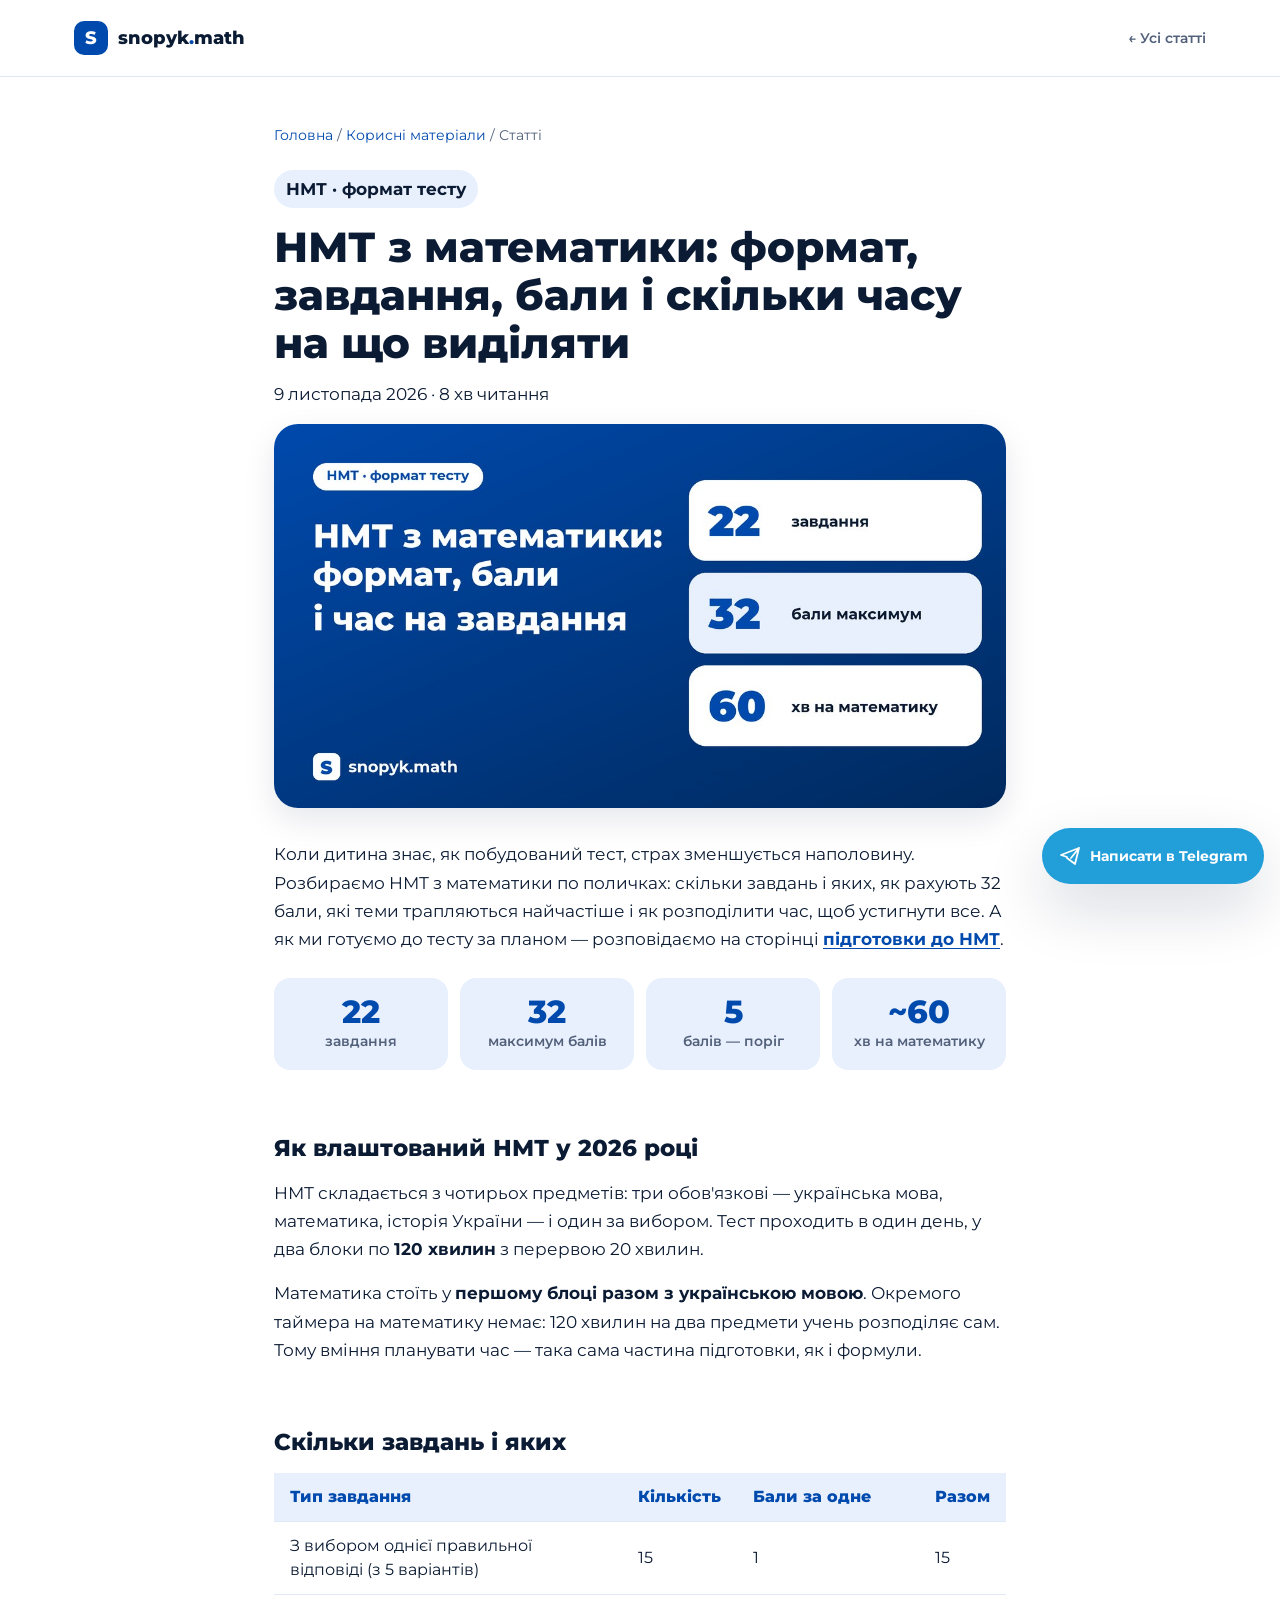
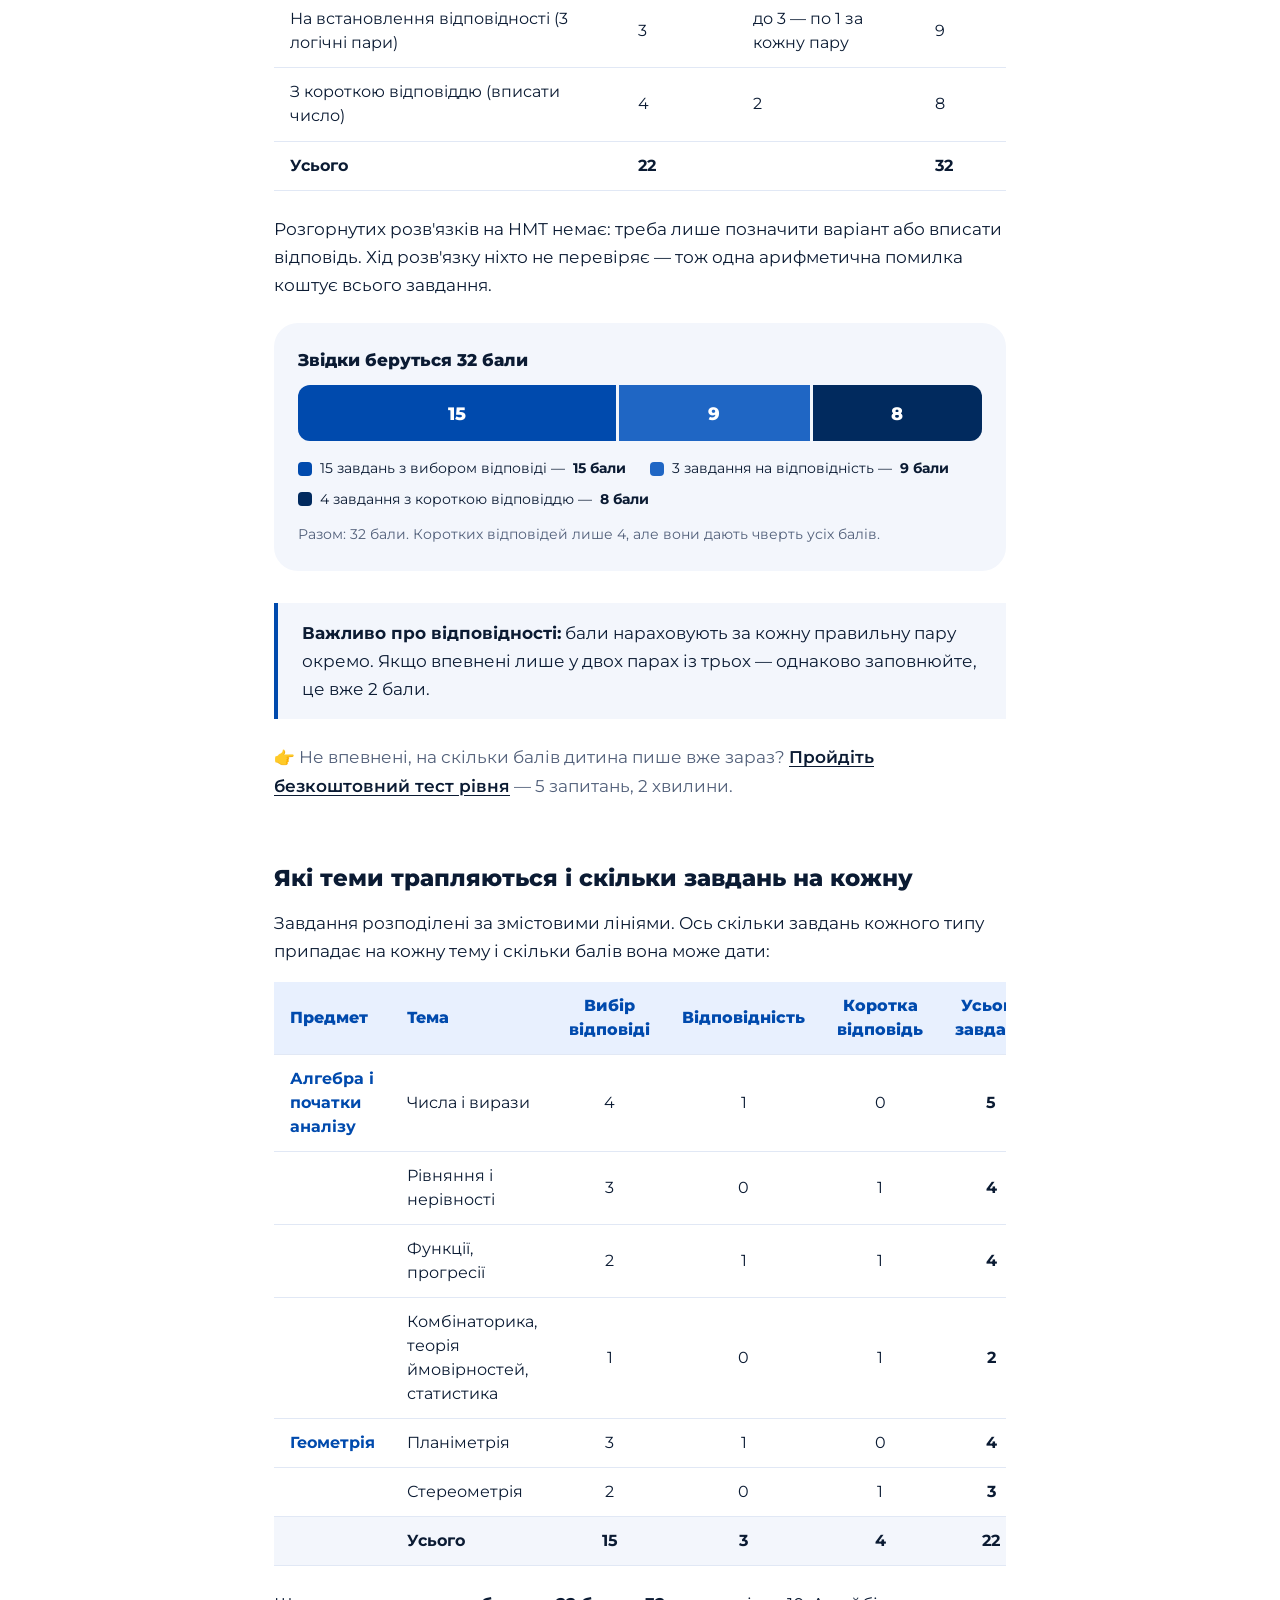
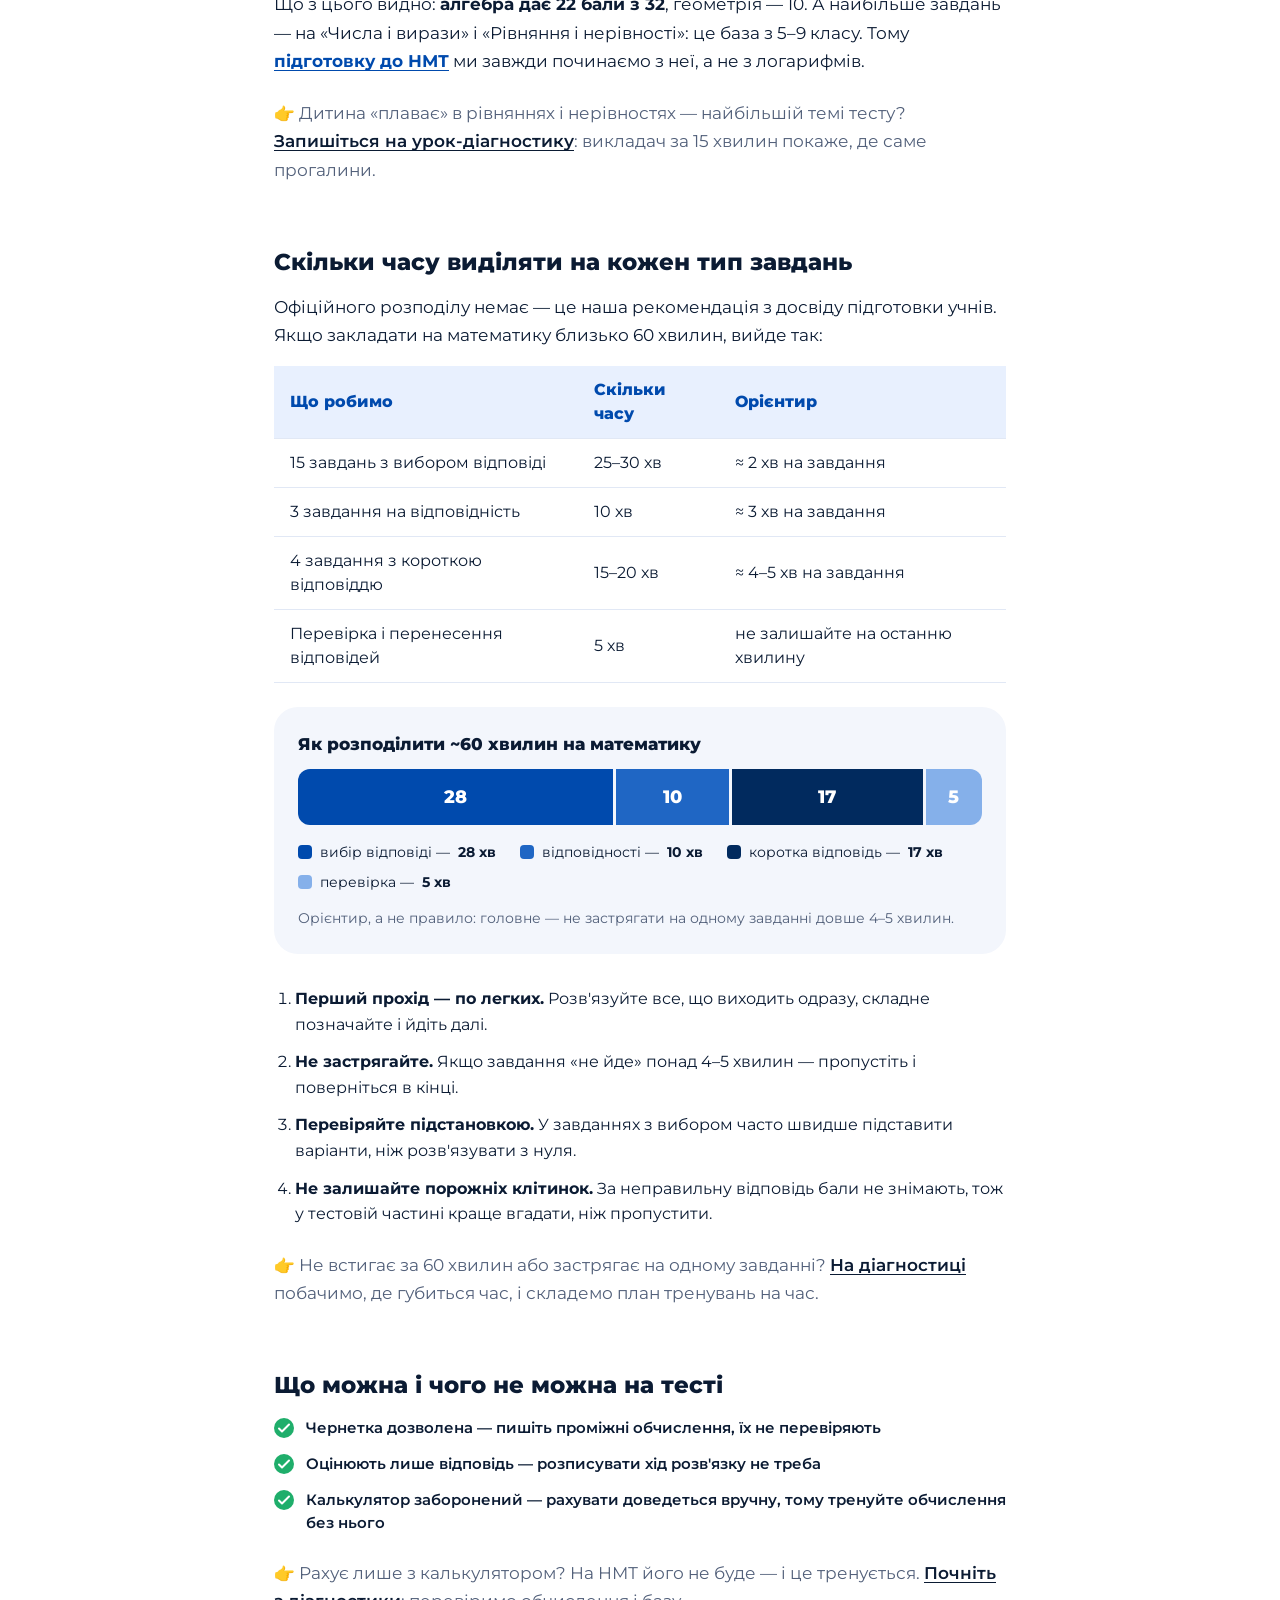
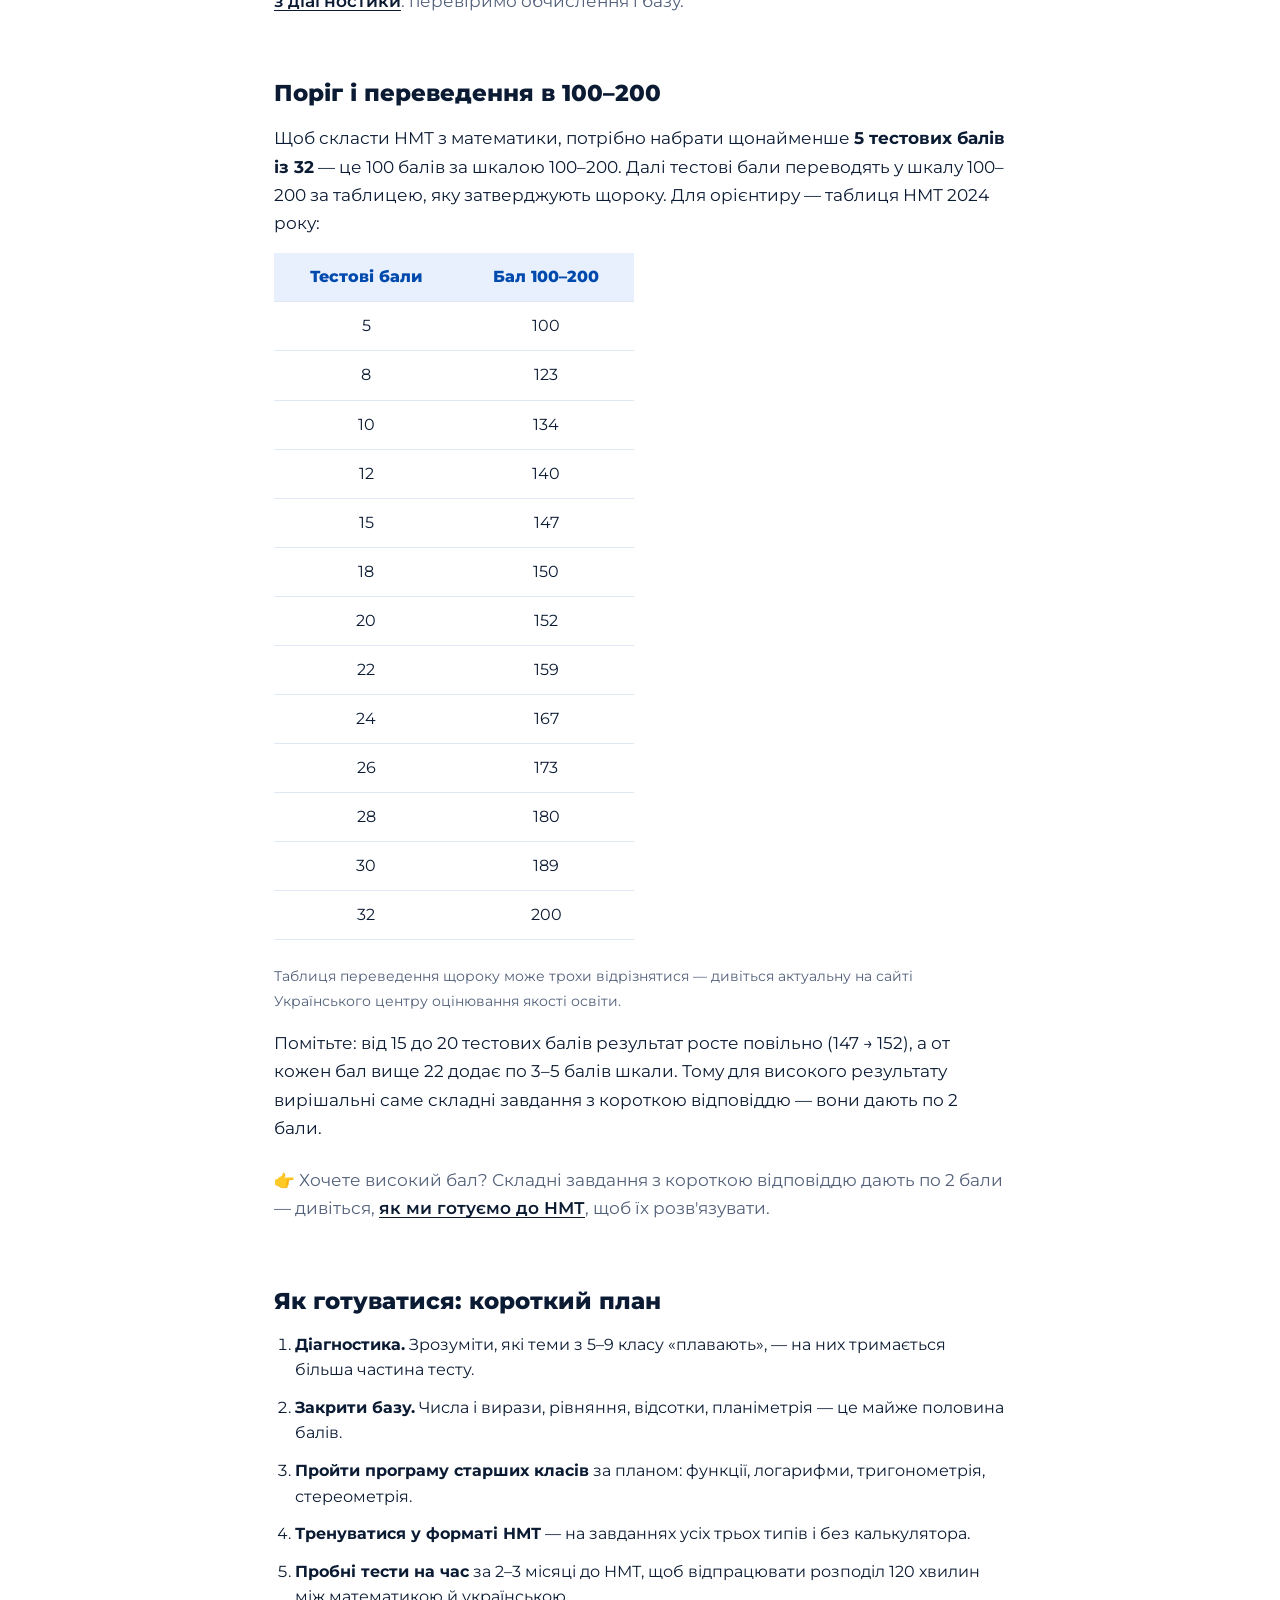
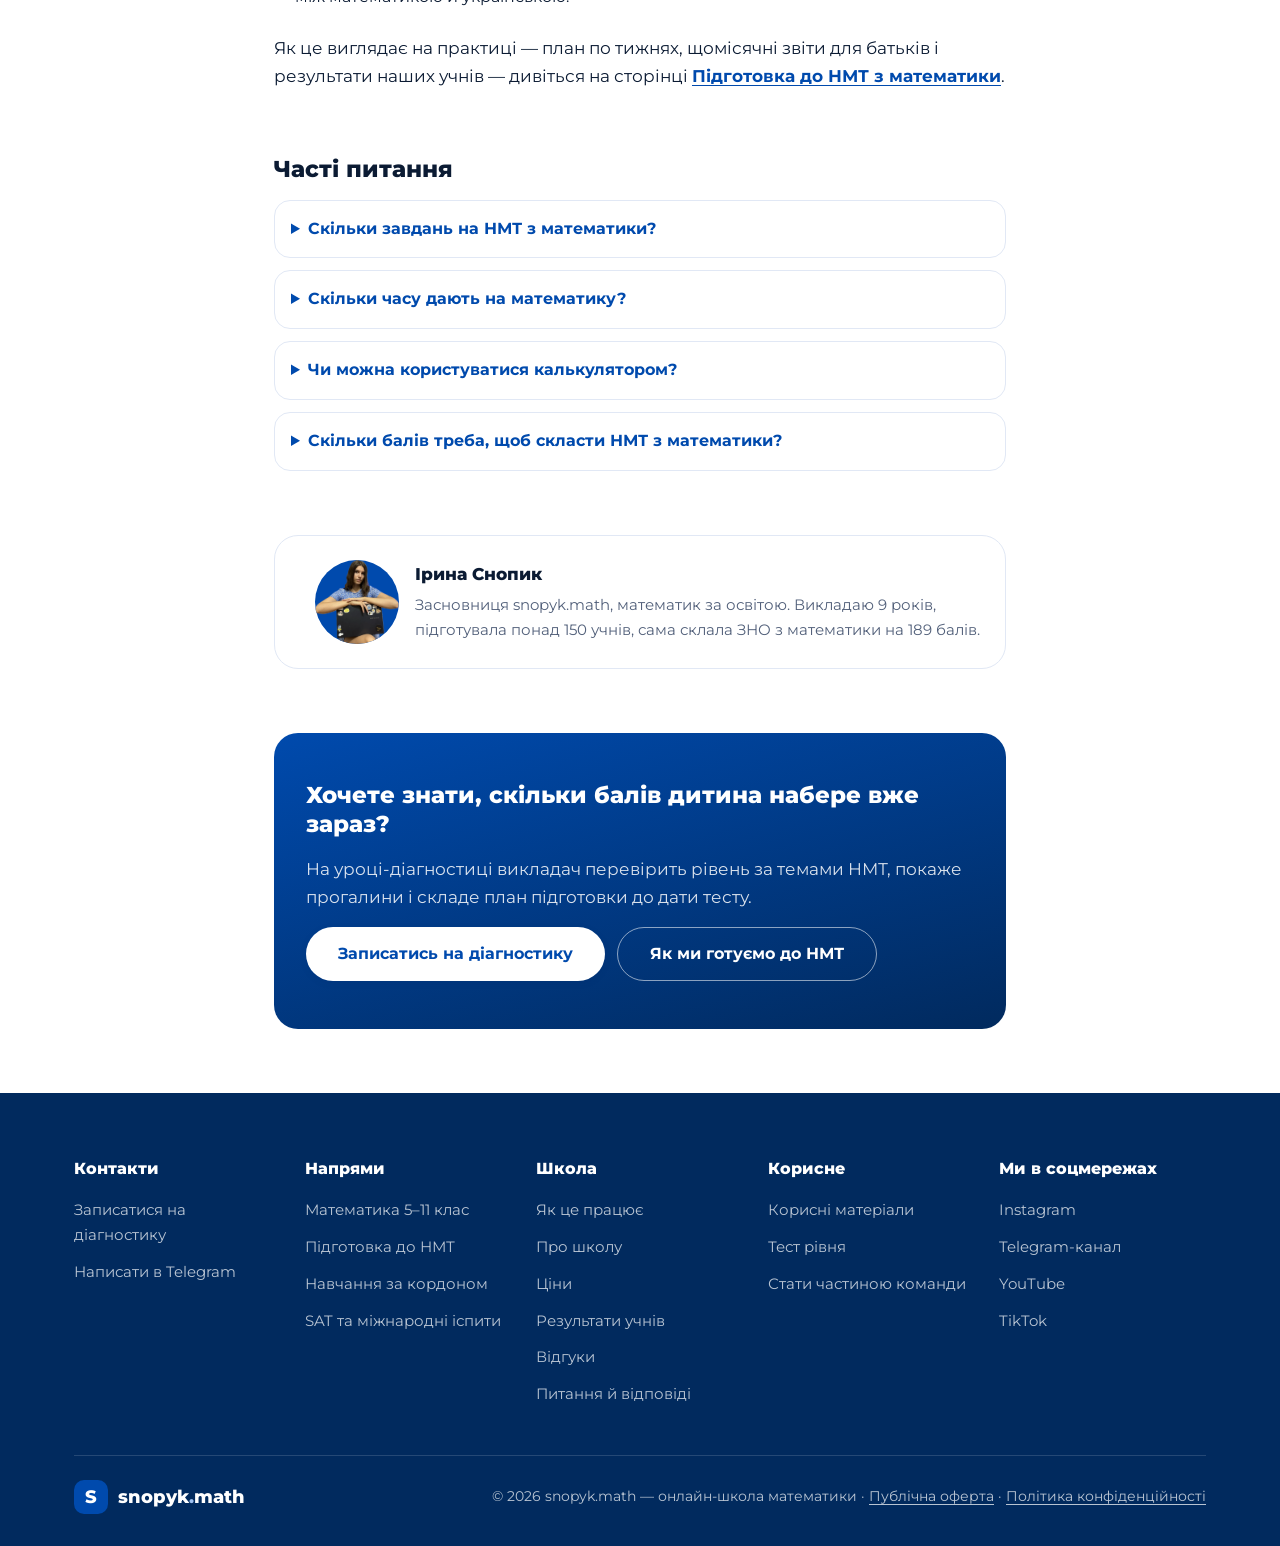
<file: statti/nmt-z-matematyky-format.html>
<!DOCTYPE html>
<html lang="uk">
<head>
<meta charset="UTF-8">
<!-- Google Analytics -->
<script async src="https://www.googletagmanager.com/gtag/js?id=G-7C6CEEDRTM"></script>
<script>
  window.dataLayer = window.dataLayer || [];
  function gtag(){dataLayer.push(arguments);}
  gtag("js", new Date());
  gtag("config", "G-7C6CEEDRTM");
  // Натискання на будь-яке посилання в Telegram рахуємо як звернення.
  document.addEventListener("click", function (e) {
    var link = e.target.closest && e.target.closest('a[href*="t.me/"]');
    if (link) gtag("event", "contact_telegram", { link_url: link.href });
  });
</script>
<meta name="viewport" content="width=device-width, initial-scale=1, viewport-fit=cover">
<title>НМТ з математики 2026: формат, бали і час | snopyk.math</title>
<meta name="description" content="Усе про НМТ з математики: 22 завдання трьох типів, як нараховують 32 бали, розподіл завдань за темами, поріг, переведення в 100–200 і план, скільки часу виділяти на кожен тип завдань.">
<link rel="canonical" href="https://snopykmath.com/statti/nmt-z-matematyky-format">
<meta property="og:type" content="article">
<meta property="og:site_name" content="snopyk.math">
<meta property="og:title" content="НМТ з математики 2026: формат, бали і час">
<meta property="og:description" content="Усе про НМТ з математики: 22 завдання трьох типів, як нараховують 32 бали, розподіл завдань за темами, поріг, переведення в 100–200 і план, скільки часу виділяти на кожен тип завдань.">
<meta property="og:url" content="https://snopykmath.com/statti/nmt-z-matematyky-format">
<meta property="og:locale" content="uk_UA">
<meta property="og:image" content="https://snopykmath.com/assets/articles/cover-nmt-format.jpg">
<meta property="og:image:width" content="1200">
<meta property="og:image:height" content="630">
<meta name="twitter:image" content="https://snopykmath.com/assets/articles/cover-nmt-format.jpg">
<meta name="twitter:card" content="summary_large_image">
<link rel="icon" href="/favicon.ico" sizes="48x48">
<link rel="icon" href="/favicon.svg" type="image/svg+xml">
<link rel="apple-touch-icon" href="/apple-touch-icon.png">
<script type="application/ld+json">
{"@context":"https://schema.org","@type":"Article","headline":"НМТ з математики: формат, завдання, бали і скільки часу на що виділяти","description":"Усе про НМТ з математики: 22 завдання трьох типів, як нараховують 32 бали, розподіл завдань за темами, поріг, переведення в 100–200 і план, скільки часу виділяти на кожен тип завдань.","inLanguage":"uk","datePublished":"2026-11-09","dateModified":"2026-11-09","author":{"@type":"Person","name":"Ірина Снопик"},"publisher":{"@type":"Organization","name":"snopyk.math","logo":{"@type":"ImageObject","url":"https://snopykmath.com/assets/images/logo-512.png"}},"mainEntityOfPage":"https://snopykmath.com/statti/nmt-z-matematyky-format"}
</script>
<script type="application/ld+json">
{"@context":"https://schema.org","@type":"FAQPage","mainEntity":[
{"@type":"Question","name":"Скільки завдань на НМТ з математики?","acceptedAnswer":{"@type":"Answer","text":"Усього 22 завдання: 15 з вибором однієї правильної відповіді з п'яти варіантів, 3 на встановлення відповідності і 4 з короткою відповіддю. Розгорнутих розв'язків писати не треба."}},
{"@type":"Question","name":"Скільки часу дають на математику?","acceptedAnswer":{"@type":"Answer","text":"Українська мова і математика складають один блок на 120 хвилин, і учень сам розподіляє цей час між двома предметами. На математику орієнтовно варто закладати близько 60 хвилин."}},
{"@type":"Question","name":"Чи можна користуватися калькулятором?","acceptedAnswer":{"@type":"Answer","text":"Ні, калькулятор заборонений. Можна писати на чернетці: проміжні обчислення не перевіряють, оцінюють лише відповідь."}},
{"@type":"Question","name":"Скільки балів треба, щоб скласти НМТ з математики?","acceptedAnswer":{"@type":"Answer","text":"Поріг — 5 тестових балів із 32. Це відповідає 100 балам за шкалою 100–200."}}
]}
</script>
<link rel="preconnect" href="https://fonts.googleapis.com">
<link rel="preconnect" href="https://fonts.gstatic.com" crossorigin>
<link href="https://fonts.googleapis.com/css2?family=Montserrat:ital,wght@0,400;0,500;0,600;0,700;0,800;1,500&display=swap" rel="stylesheet">
<link rel="stylesheet" href="/css/style.css?v=20261109k">
<link rel="stylesheet" href="/css/test.css?v=20260925b">
<link rel="stylesheet" href="/css/article.css?v=20261109g">
</head>
<body class="article-page">
<a class="skip-link" href="#main">Перейти до змісту</a>
<header class="site-header test-header">
  <div class="container header-inner">
    <a href="/" class="logo" aria-label="snopyk.math — на головну">
      <span class="logo-mark" aria-hidden="true">S</span>
      <span class="logo-text">snopyk<span class="logo-dot">.</span>math</span>
    </a>
    <a href="/materials#articles" class="test-back-link">← Усі статті</a>
  </div>
</header>

<main id="main">
  <article class="container article">
    <nav class="article-crumbs" aria-label="Навігація"><a href="/">Головна</a> / <a href="/materials">Корисні матеріали</a> / Статті</nav>
    <p class="article-tag">НМТ · формат тесту</p>
    <h1>НМТ з математики: формат, завдання, бали і скільки часу на що виділяти</h1>
    <p class="article-meta">9 листопада 2026 · 8 хв читання</p>
    <img class="article-cover" src="/assets/articles/cover-nmt-format.jpg" alt="НМТ з математики: 22 завдання, 32 бали, 60 хвилин" width="1200" height="630">

    <p class="article-lead">Коли дитина знає, як побудований тест, страх зменшується наполовину. Розбираємо НМТ з математики по поличках: скільки завдань і яких, як рахують 32 бали, які теми трапляються найчастіше і як розподілити час, щоб устигнути все. А як ми готуємо до тесту за планом — розповідаємо на сторінці <a href="/nmt">підготовки до НМТ</a>.</p>

    <div class="key-facts">
      <div><b>22</b><span>завдання</span></div>
      <div><b>32</b><span>максимум балів</span></div>
      <div><b>5</b><span>балів — поріг</span></div>
      <div><b>~60</b><span>хв на математику</span></div>
    </div>

    <h2>Як влаштований НМТ у 2026 році</h2>
    <p>НМТ складається з чотирьох предметів: три обов'язкові — українська мова, математика, історія України — і один за вибором. Тест проходить в один день, у два блоки по <b>120 хвилин</b> з перервою 20 хвилин.</p>
    <p>Математика стоїть у <b>першому блоці разом з українською мовою</b>. Окремого таймера на математику немає: 120 хвилин на два предмети учень розподіляє сам. Тому вміння планувати час — така сама частина підготовки, як і формули.</p>

    <h2>Скільки завдань і яких</h2>
    <div class="table-wrap">
      <table>
        <thead><tr><th>Тип завдання</th><th>Кількість</th><th>Бали за одне</th><th>Разом</th></tr></thead>
        <tbody>
          <tr><td>З вибором однієї правильної відповіді (з 5 варіантів)</td><td>15</td><td>1</td><td>15</td></tr>
          <tr><td>На встановлення відповідності (3 логічні пари)</td><td>3</td><td>до 3 — по 1 за кожну пару</td><td>9</td></tr>
          <tr><td>З короткою відповіддю (вписати число)</td><td>4</td><td>2</td><td>8</td></tr>
          <tr><td><b>Усього</b></td><td><b>22</b></td><td></td><td><b>32</b></td></tr>
        </tbody>
      </table>
    </div>
    <p>Розгорнутих розв'язків на НМТ немає: треба лише позначити варіант або вписати відповідь. Хід розв'язку ніхто не перевіряє — тож одна арифметична помилка коштує всього завдання.</p>
    <figure class="scheme">
      <figcaption class="scheme-title">Звідки беруться 32 бали</figcaption>
      <div class="scheme-bar" aria-hidden="true"><span style="flex:46.88;background:#004aad">15</span><span style="flex:28.12;background:#1f66c4">9</span><span style="flex:25.00;background:#012a5e">8</span></div>
      <ul class="scheme-legend"><li><span style="background:#004aad"></span>15 завдань з вибором відповіді — <b>15 бали</b></li><li><span style="background:#1f66c4"></span>3 завдання на відповідність — <b>9 бали</b></li><li><span style="background:#012a5e"></span>4 завдання з короткою відповіддю — <b>8 бали</b></li></ul>
      <p class="scheme-total">Разом: 32 бали. Коротких відповідей лише 4, але вони дають чверть усіх балів.</p>
    </figure>
    <p class="article-callout"><b>Важливо про відповідності:</b> бали нараховують за кожну правильну пару окремо. Якщо впевнені лише у двох парах із трьох — однаково заповнюйте, це вже 2 бали.</p>

    <p class="inline-hint"><span aria-hidden="true">👉</span> Не впевнені, на скільки балів дитина пише вже зараз? <a href="/test">Пройдіть безкоштовний тест рівня</a> — 5 запитань, 2 хвилини.</p>

    <h2>Які теми трапляються і скільки завдань на кожну</h2>
    <p>Завдання розподілені за змістовими лініями. Ось скільки завдань кожного типу припадає на кожну тему і скільки балів вона може дати:</p>
    <div class="table-wrap">
      <table class="dist-table">
        <thead>
          <tr><th>Предмет</th><th>Тема</th><th>Вибір відповіді</th><th>Відповідність</th><th>Коротка відповідь</th><th>Усього завдань</th><th>Макс. балів</th></tr>
        </thead>
        <tbody>
            <tr><td>Алгебра і початки аналізу</td><td>Числа і вирази</td><td>4</td><td>1</td><td>0</td><td><b>5</b></td><td>7</td></tr>
            <tr><td></td><td>Рівняння і нерівності</td><td>3</td><td>0</td><td>1</td><td><b>4</b></td><td>5</td></tr>
            <tr><td></td><td>Функції, прогресії</td><td>2</td><td>1</td><td>1</td><td><b>4</b></td><td>7</td></tr>
            <tr><td></td><td>Комбінаторика, теорія ймовірностей, статистика</td><td>1</td><td>0</td><td>1</td><td><b>2</b></td><td>3</td></tr>
            <tr><td>Геометрія</td><td>Планіметрія</td><td>3</td><td>1</td><td>0</td><td><b>4</b></td><td>6</td></tr>
            <tr><td></td><td>Стереометрія</td><td>2</td><td>0</td><td>1</td><td><b>3</b></td><td>4</td></tr>
          <tr class="dist-total"><td></td><td><b>Усього</b></td><td><b>15</b></td><td><b>3</b></td><td><b>4</b></td><td><b>22</b></td><td><b>32</b></td></tr>
        </tbody>
      </table>
    </div>
    <p>Що з цього видно: <b>алгебра дає 22 бали з 32</b>, геометрія — 10. А найбільше завдань — на «Числа і вирази» і «Рівняння і нерівності»: це база з 5–9 класу. Тому <a href="/nmt">підготовку до НМТ</a> ми завжди починаємо з неї, а не з логарифмів.</p>

    <p class="inline-hint"><span aria-hidden="true">👉</span> Дитина «плаває» в рівняннях і нерівностях — найбільшій темі тесту? <a href="/#lead-form">Запишіться на урок-діагностику</a>: викладач за 15 хвилин покаже, де саме прогалини.</p>

    <h2>Скільки часу виділяти на кожен тип завдань</h2>
    <p>Офіційного розподілу немає — це наша рекомендація з досвіду підготовки учнів. Якщо закладати на математику близько 60 хвилин, вийде так:</p>
    <div class="table-wrap">
      <table>
        <thead><tr><th>Що робимо</th><th>Скільки часу</th><th>Орієнтир</th></tr></thead>
        <tbody>
          <tr><td>15 завдань з вибором відповіді</td><td>25–30 хв</td><td>≈ 2 хв на завдання</td></tr>
          <tr><td>3 завдання на відповідність</td><td>10 хв</td><td>≈ 3 хв на завдання</td></tr>
          <tr><td>4 завдання з короткою відповіддю</td><td>15–20 хв</td><td>≈ 4–5 хв на завдання</td></tr>
          <tr><td>Перевірка і перенесення відповідей</td><td>5 хв</td><td>не залишайте на останню хвилину</td></tr>
        </tbody>
      </table>
    </div>
    <figure class="scheme">
      <figcaption class="scheme-title">Як розподілити ~60 хвилин на математику</figcaption>
      <div class="scheme-bar" aria-hidden="true"><span style="flex:46.67;background:#004aad">28</span><span style="flex:16.67;background:#1f66c4">10</span><span style="flex:28.33;background:#012a5e">17</span><span style="flex:8.33;background:#85b0ea">5</span></div>
      <ul class="scheme-legend"><li><span style="background:#004aad"></span>вибір відповіді — <b>28 хв</b></li><li><span style="background:#1f66c4"></span>відповідності — <b>10 хв</b></li><li><span style="background:#012a5e"></span>коротка відповідь — <b>17 хв</b></li><li><span style="background:#85b0ea"></span>перевірка — <b>5 хв</b></li></ul>
      <p class="scheme-total">Орієнтир, а не правило: головне — не застрягати на одному завданні довше 4–5 хвилин.</p>
    </figure>
    <ol class="article-list">
      <li><b>Перший прохід — по легких.</b> Розв'язуйте все, що виходить одразу, складне позначайте і йдіть далі.</li>
      <li><b>Не застрягайте.</b> Якщо завдання «не йде» понад 4–5 хвилин — пропустіть і поверніться в кінці.</li>
      <li><b>Перевіряйте підстановкою.</b> У завданнях з вибором часто швидше підставити варіанти, ніж розв'язувати з нуля.</li>
      <li><b>Не залишайте порожніх клітинок.</b> За неправильну відповідь бали не знімають, тож у тестовій частині краще вгадати, ніж пропустити.</li>
    </ol>

    <p class="inline-hint"><span aria-hidden="true">👉</span> Не встигає за 60 хвилин або застрягає на одному завданні? <a href="/#lead-form">На діагностиці</a> побачимо, де губиться час, і складемо план тренувань на час.</p>

    <h2>Що можна і чого не можна на тесті</h2>
    <ul class="check-list article-checks">
      <li>Чернетка дозволена — пишіть проміжні обчислення, їх не перевіряють</li>
      <li>Оцінюють лише відповідь — розписувати хід розв'язку не треба</li>
      <li>Калькулятор заборонений — рахувати доведеться вручну, тому тренуйте обчислення без нього</li>
    </ul>

    <p class="inline-hint"><span aria-hidden="true">👉</span> Рахує лише з калькулятором? На НМТ його не буде — і це тренується. <a href="/#lead-form">Почніть з діагностики</a>: перевіримо обчислення і базу.</p>

    <h2>Поріг і переведення в 100–200</h2>
    <p>Щоб скласти НМТ з математики, потрібно набрати щонайменше <b>5 тестових балів із 32</b> — це 100 балів за шкалою 100–200. Далі тестові бали переводять у шкалу 100–200 за таблицею, яку затверджують щороку. Для орієнтиру — таблиця НМТ 2024 року:</p>
    <div class="table-wrap table-narrow">
      <table>
        <thead><tr><th>Тестові бали</th><th>Бал 100–200</th></tr></thead>
        <tbody><tr><td>5</td><td>100</td></tr><tr><td>8</td><td>123</td></tr><tr><td>10</td><td>134</td></tr><tr><td>12</td><td>140</td></tr><tr><td>15</td><td>147</td></tr><tr><td>18</td><td>150</td></tr><tr><td>20</td><td>152</td></tr><tr><td>22</td><td>159</td></tr><tr><td>24</td><td>167</td></tr><tr><td>26</td><td>173</td></tr><tr><td>28</td><td>180</td></tr><tr><td>30</td><td>189</td></tr><tr><td>32</td><td>200</td></tr></tbody>
      </table>
    </div>
    <p class="article-note">Таблиця переведення щороку може трохи відрізнятися — дивіться актуальну на сайті Українського центру оцінювання якості освіти.</p>
    <p>Помітьте: від 15 до 20 тестових балів результат росте повільно (147 → 152), а от кожен бал вище 22 додає по 3–5 балів шкали. Тому для високого результату вирішальні саме складні завдання з короткою відповіддю — вони дають по 2 бали.</p>

    <p class="inline-hint"><span aria-hidden="true">👉</span> Хочете високий бал? Складні завдання з короткою відповіддю дають по 2 бали — дивіться, <a href="/nmt">як ми готуємо до НМТ</a>, щоб їх розв'язувати.</p>

    <h2>Як готуватися: короткий план</h2>
    <ol class="article-list">
      <li><b>Діагностика.</b> Зрозуміти, які теми з 5–9 класу «плавають», — на них тримається більша частина тесту.</li>
      <li><b>Закрити базу.</b> Числа і вирази, рівняння, відсотки, планіметрія — це майже половина балів.</li>
      <li><b>Пройти програму старших класів</b> за планом: функції, логарифми, тригонометрія, стереометрія.</li>
      <li><b>Тренуватися у форматі НМТ</b> — на завданнях усіх трьох типів і без калькулятора.</li>
      <li><b>Пробні тести на час</b> за 2–3 місяці до НМТ, щоб відпрацювати розподіл 120 хвилин між математикою й українською.</li>
    </ol>
    <p>Як це виглядає на практиці — план по тижнях, щомісячні звіти для батьків і результати наших учнів — дивіться на сторінці <a href="/nmt">Підготовка до НМТ з математики</a>.</p>

    <h2>Часті питання</h2>
    <div class="article-faq">
      <details><summary>Скільки завдань на НМТ з математики?</summary><p>Усього 22 завдання: 15 з вибором однієї правильної відповіді з п'яти варіантів, 3 на встановлення відповідності і 4 з короткою відповіддю. Розгорнутих розв'язків писати не треба.</p></details>
      <details><summary>Скільки часу дають на математику?</summary><p>Українська мова і математика складають один блок на 120 хвилин, і учень сам розподіляє цей час між двома предметами. На математику орієнтовно варто закладати близько 60 хвилин.</p></details>
      <details><summary>Чи можна користуватися калькулятором?</summary><p>Ні, калькулятор заборонений. Можна писати на чернетці: проміжні обчислення не перевіряють, оцінюють лише відповідь.</p></details>
      <details><summary>Скільки балів треба, щоб скласти НМТ з математики?</summary><p>Поріг — 5 тестових балів із 32. Це відповідає 100 балам за шкалою 100–200.</p></details>
    </div>

    <aside class="article-author">
      <picture>
        <source srcset="/assets/images/founder-photo.webp" type="image/webp">
        <img src="/assets/images/founder-photo.png" alt="Ірина Снопик" width="96" height="96" loading="lazy">
      </picture>
      <div>
        <p class="article-author-name">Ірина Снопик</p>
        <p class="article-author-bio">Засновниця snopyk.math, математик за освітою. Викладаю 9 років, підготувала понад 150 учнів, сама склала ЗНО з математики на 189 балів.</p>
      </div>
    </aside>

    <aside class="article-cta">
      <h2>Хочете знати, скільки балів дитина набере вже зараз?</h2>
      <p>На уроці-діагностиці викладач перевірить рівень за темами НМТ, покаже прогалини і складе план підготовки до дати тесту.</p>
      <div class="article-cta-actions">
        <a href="/#lead-form" class="btn btn-white btn-lg">Записатись на діагностику</a>
        <a href="/nmt" class="btn btn-outline-white btn-lg">Як ми готуємо до НМТ</a>
      </div>
    </aside>
  </article>
</main>

<!-- ===== FOOTER ===== -->
<footer class="site-footer">
  <div class="container">
    <div class="footer-cols">
      <div class="footer-col">
        <h2 class="footer-title">Контакти</h2>
        <ul role="list">
          <li><a href="/#lead-form">Записатися на діагностику</a></li>
          <li><a href="https://t.me/snopyk_math_manager1" target="_blank" rel="noopener">Написати в Telegram</a></li>
        </ul>
      </div>
      <div class="footer-col">
        <h2 class="footer-title">Напрями</h2>
        <ul role="list">
          <li><a href="/#audience">Математика 5–11 клас</a></li>
          <li><a href="/nmt">Підготовка до НМТ</a></li>
          <li><a href="/#audience">Навчання за кордоном</a></li>
          <li><a href="/#audience">SAT та міжнародні іспити</a></li>
        </ul>
      </div>
      <div class="footer-col">
        <h2 class="footer-title">Школа</h2>
        <ul role="list">
          <li><a href="/#how">Як це працює</a></li>
          <li><a href="/#about">Про школу</a></li>
          <li><a href="/#pricing">Ціни</a></li>
          <li><a href="/#results">Результати учнів</a></li>
          <li><a href="/#reviews">Відгуки</a></li>
          <li><a href="/#faq">Питання й відповіді</a></li>
        </ul>
      </div>
      <div class="footer-col">
        <h2 class="footer-title">Корисне</h2>
        <ul role="list">
          <li><a href="/materials">Корисні матеріали</a></li>
          <li><a href="/test">Тест рівня</a></li>
          <li><a href="/vacancy">Стати частиною команди</a></li>
        </ul>
      </div>
      <div class="footer-col">
        <h2 class="footer-title">Ми в соцмережах</h2>
        <ul role="list">
          <li><a href="https://www.instagram.com/snopyk.math" target="_blank" rel="noopener">Instagram</a></li>
          <li><a href="https://t.me/snopyk_math" target="_blank" rel="noopener">Telegram-канал</a></li>
          <li><a href="https://www.youtube.com/@snopyk_math" target="_blank" rel="noopener">YouTube</a></li>
          <li><a href="https://www.tiktok.com/@snopyk.math" target="_blank" rel="noopener">TikTok</a></li>
        </ul>
      </div>
    </div>

    <div class="footer-bottom">
      <a href="/" class="logo logo-footer">
        <span class="logo-mark" aria-hidden="true">S</span>
        <span class="logo-text">snopyk<span class="logo-dot">.</span>math</span>
      </a>
      <p class="footer-copy">
        © <span id="year">2026</span> snopyk.math — онлайн-школа математики
        · <a href="https://drive.google.com/file/d/1xS51puthIazZKLgg-EhiMAUw-Eq3Ri7i/view?usp=sharing" target="_blank" rel="noopener" class="footer-legal-link">Публічна оферта</a>
        · <a href="/privacy" class="footer-legal-link">Політика конфіденційності</a>
      </p>
    </div>
  </div>
</footer>

<a href="https://t.me/snopyk_math_manager1" class="tg-float" target="_blank" rel="noopener" aria-label="Написати нам у Telegram">
  <svg viewBox="0 0 24 24" fill="none" aria-hidden="true"><path d="M21 4 3 11l6 2m12-9-4 16-8-6m12-10-8 10" stroke="currentColor" stroke-width="1.8" stroke-linecap="round" stroke-linejoin="round"/></svg>
  <span class="tg-float-label">Написати в Telegram</span>
</a>
<script>document.getElementById("year").textContent = new Date().getFullYear();</script>
</body>
</html>
</file>
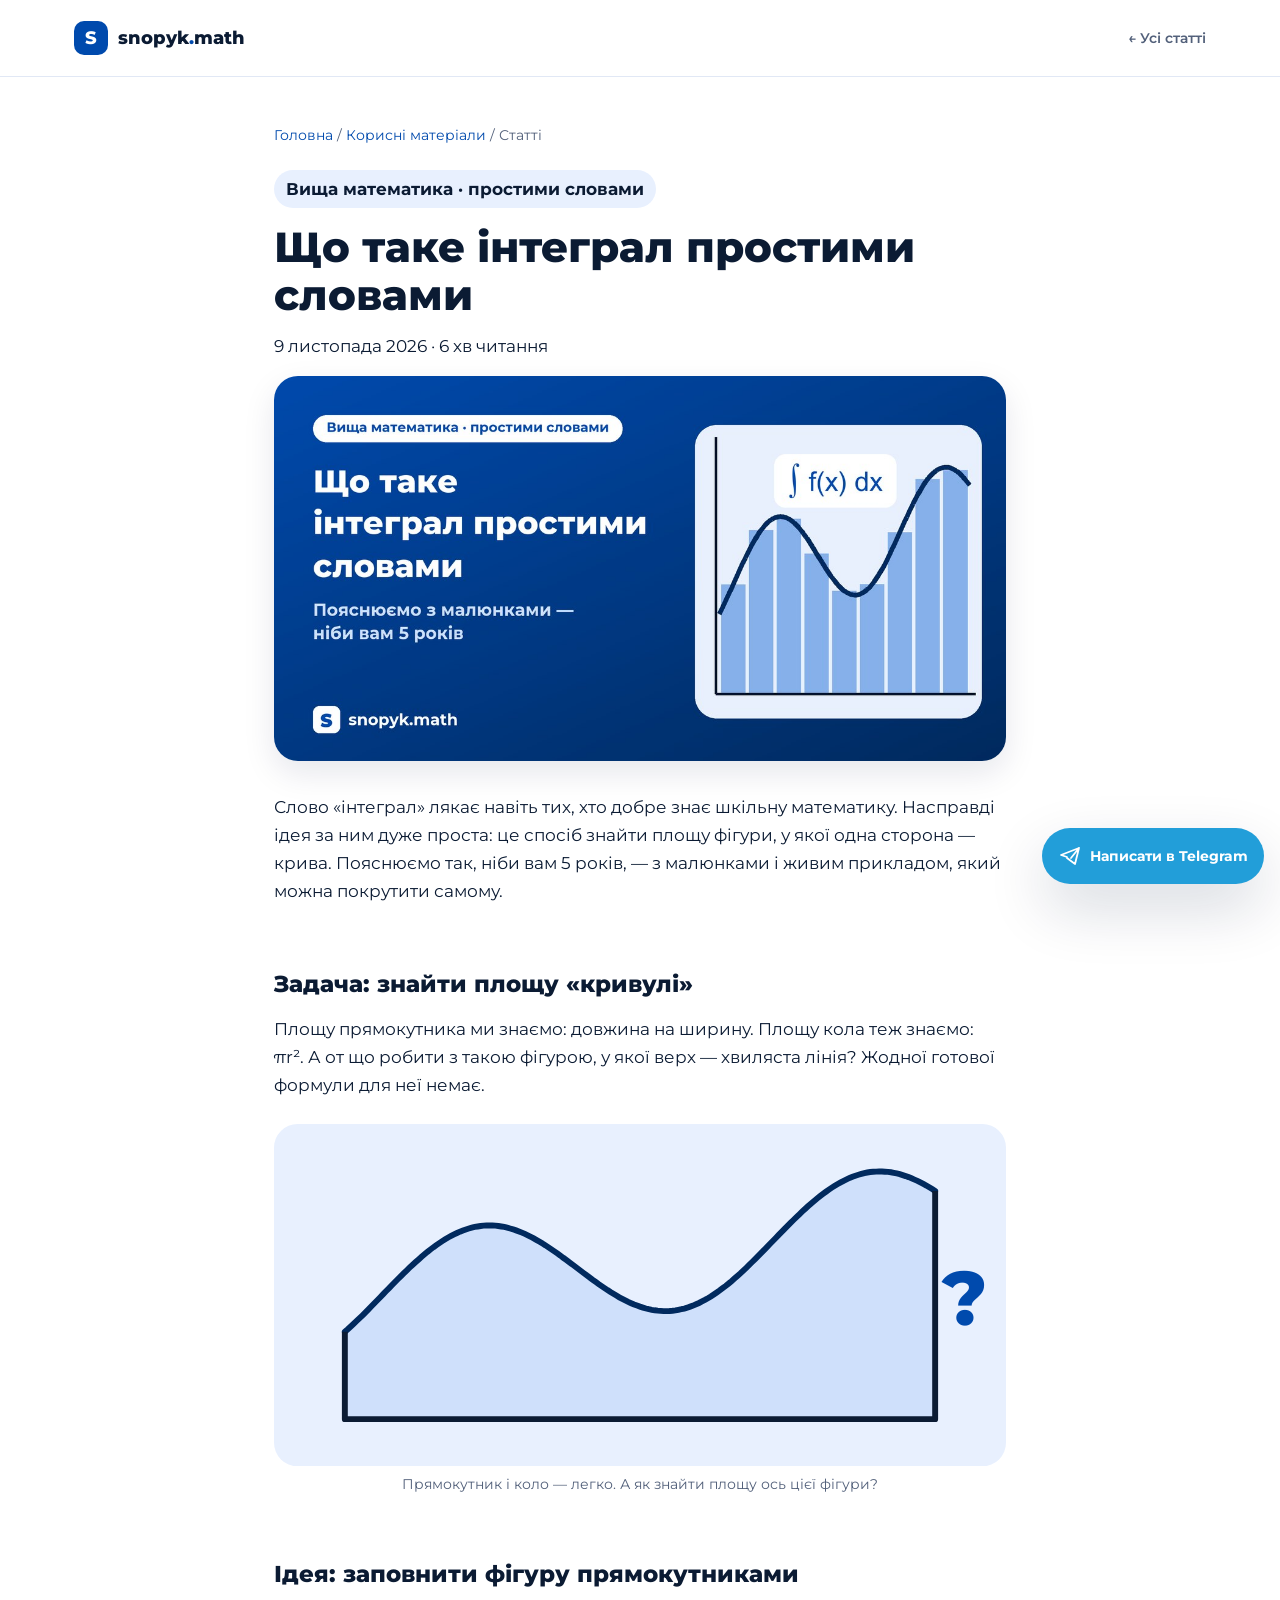
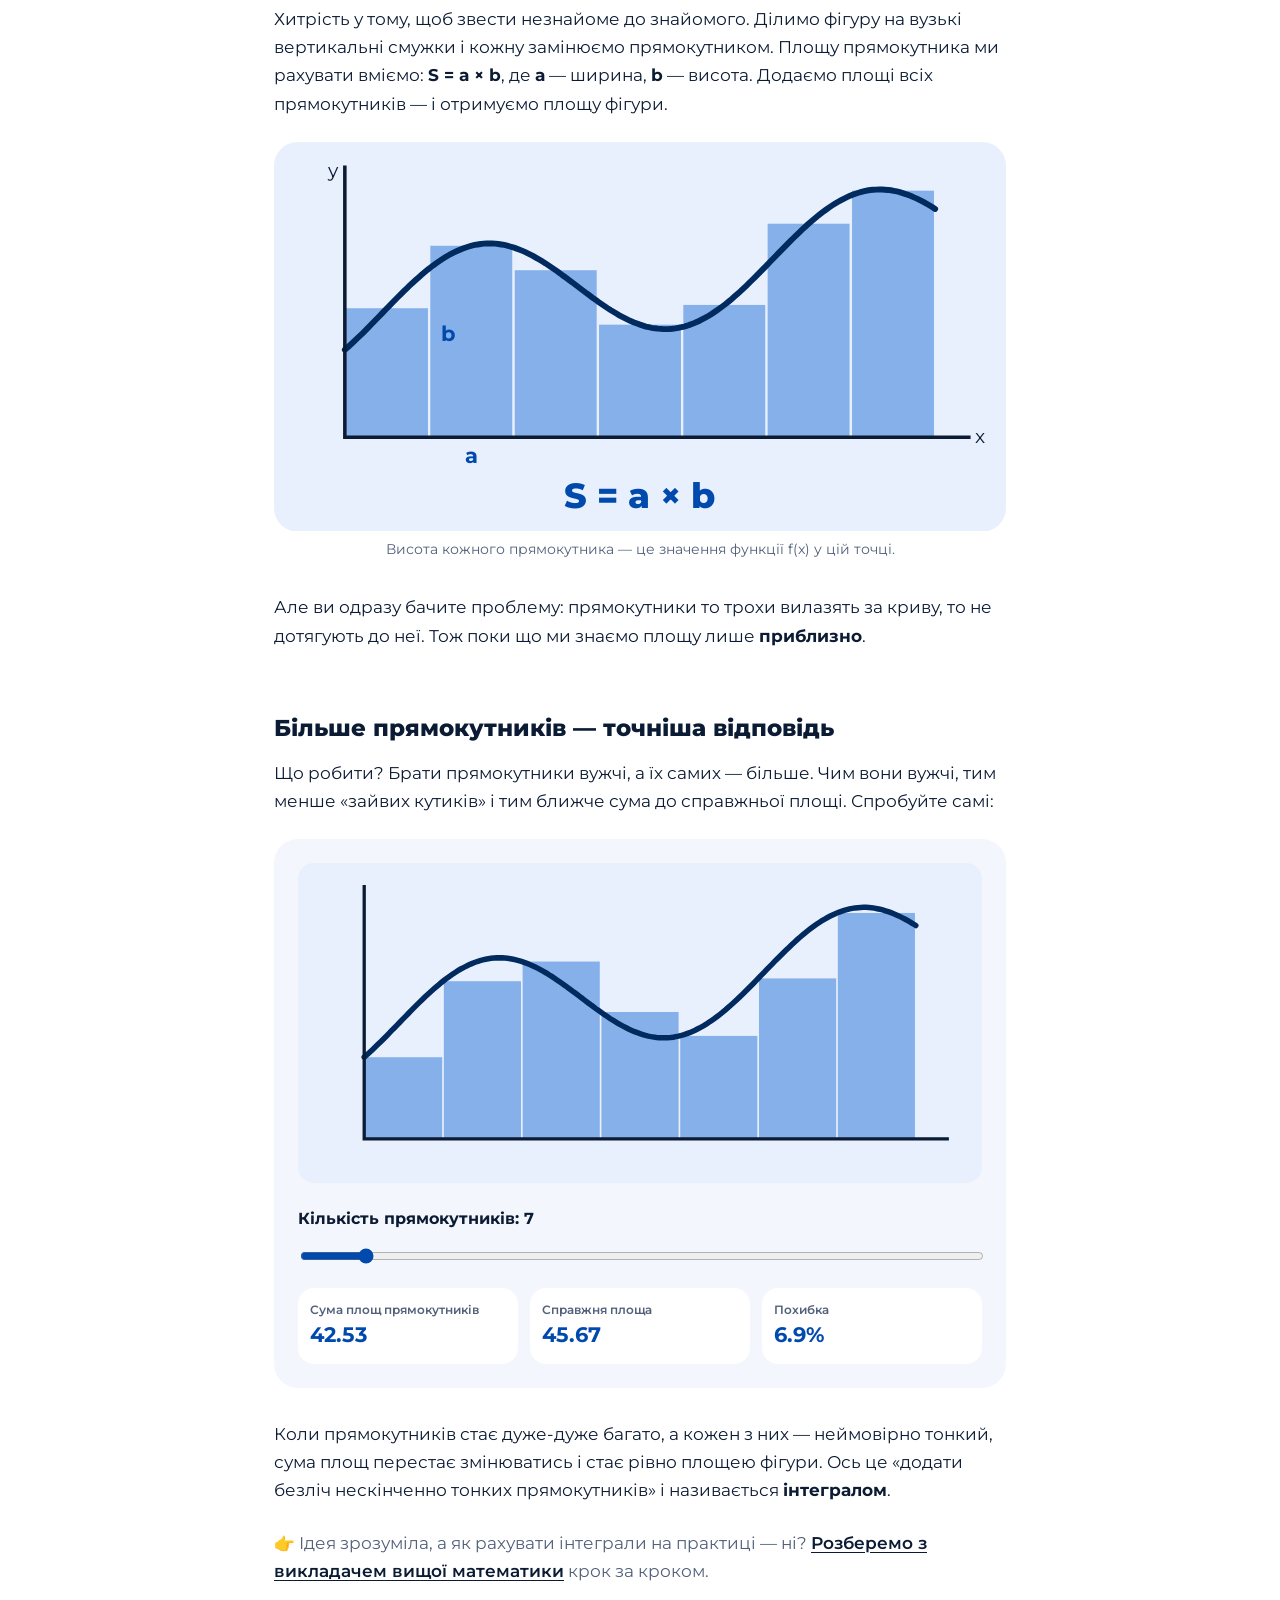
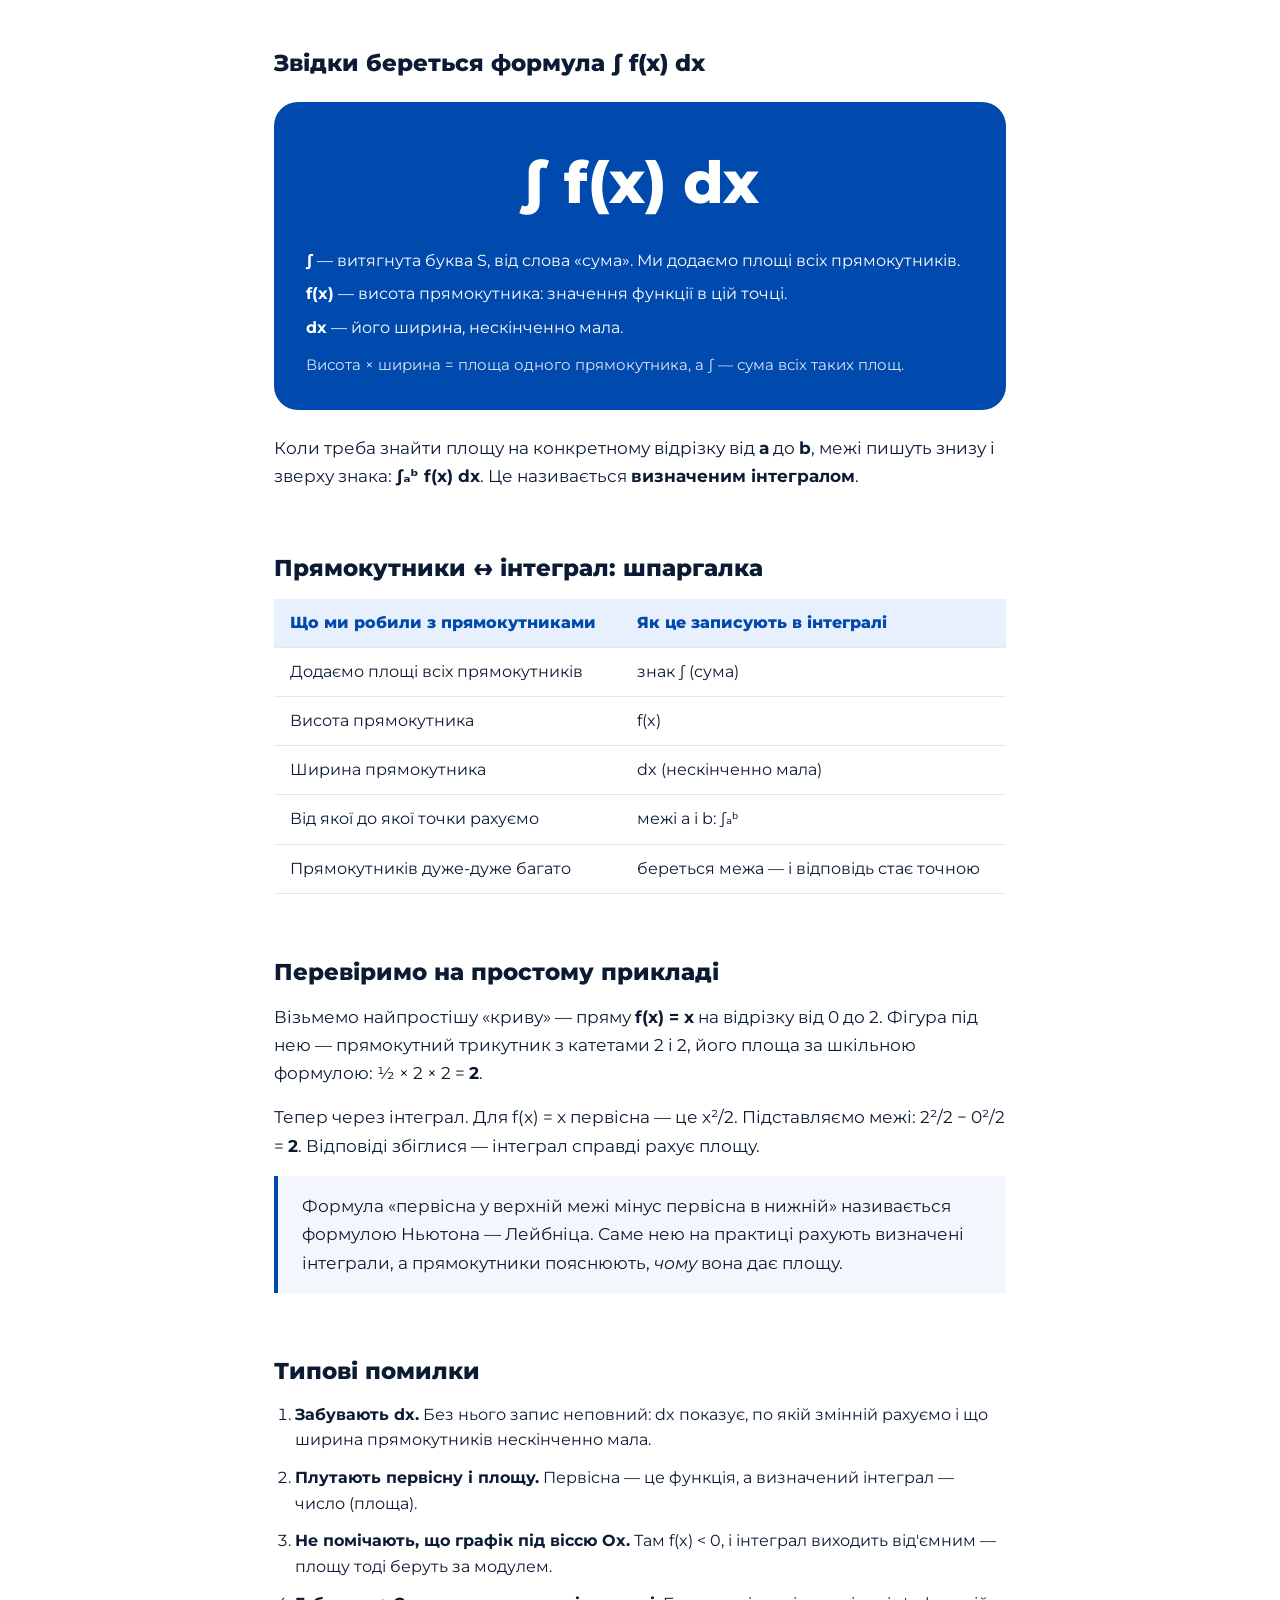
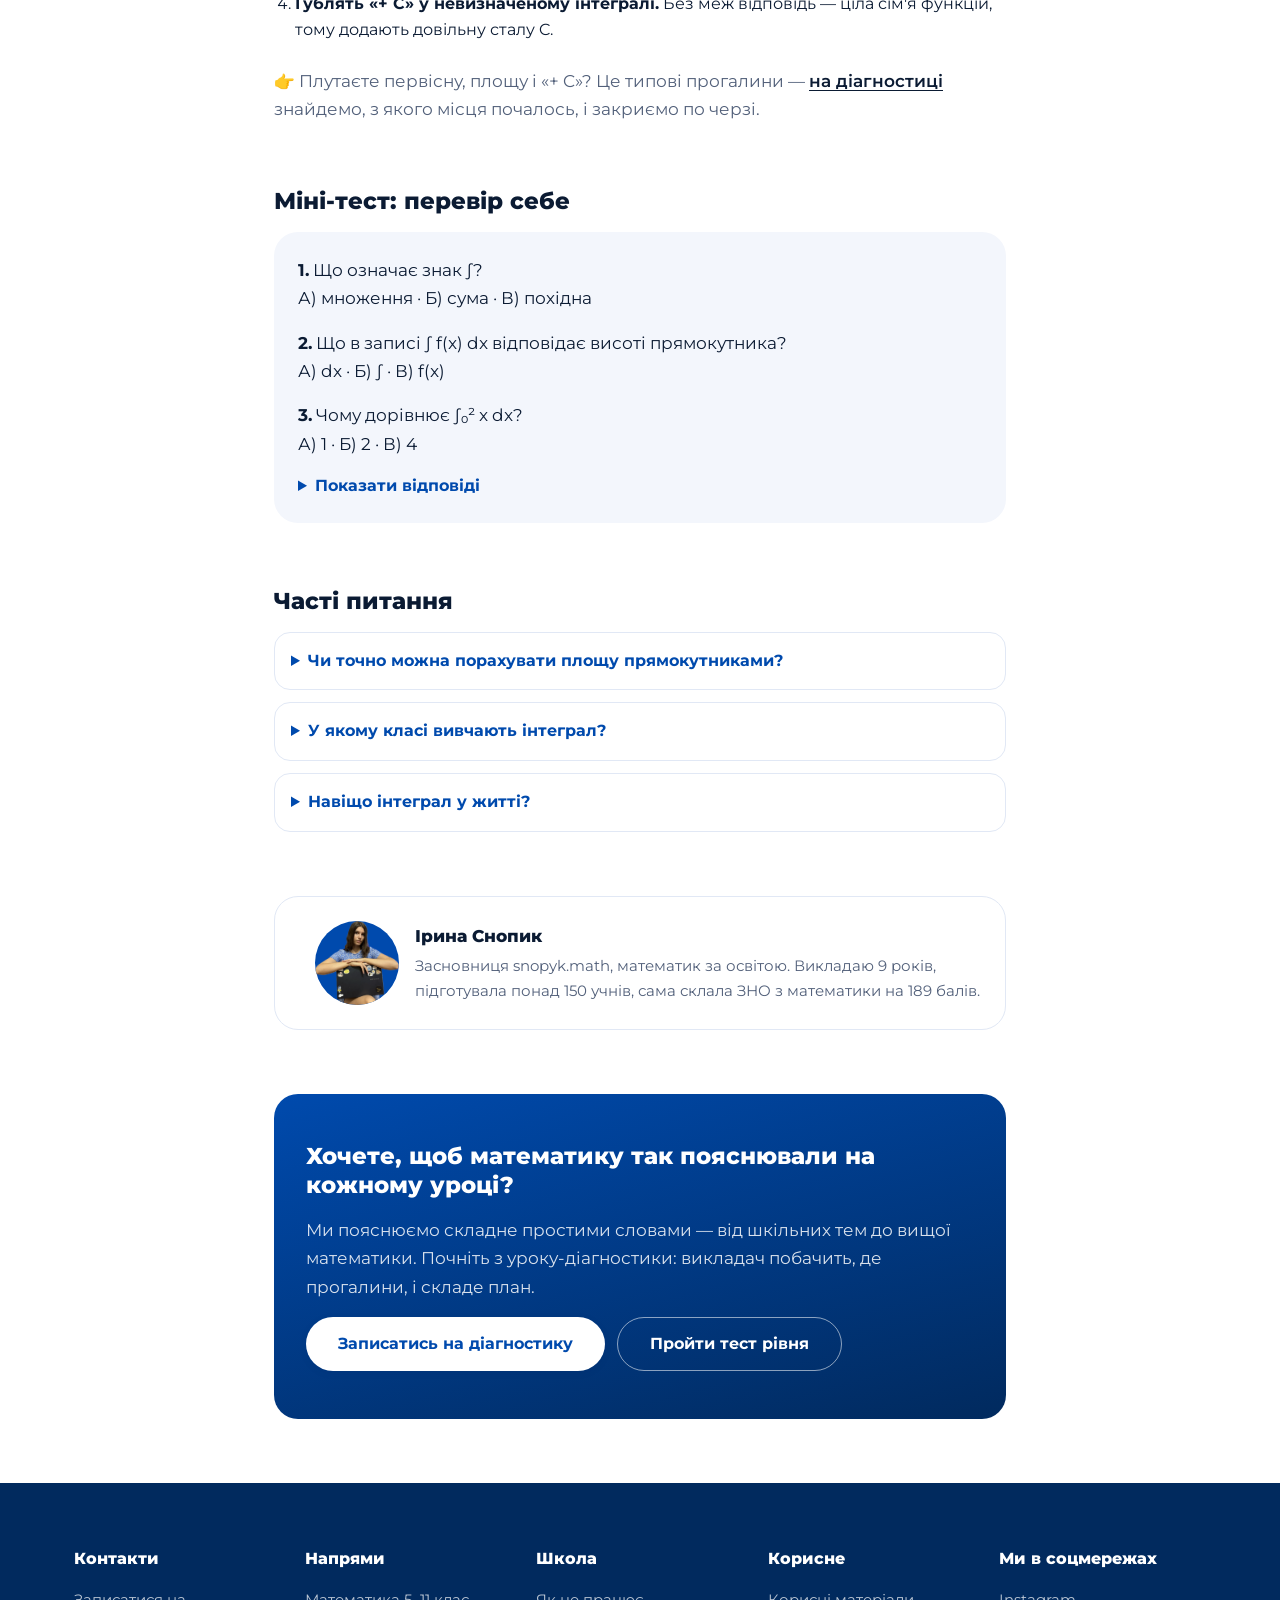
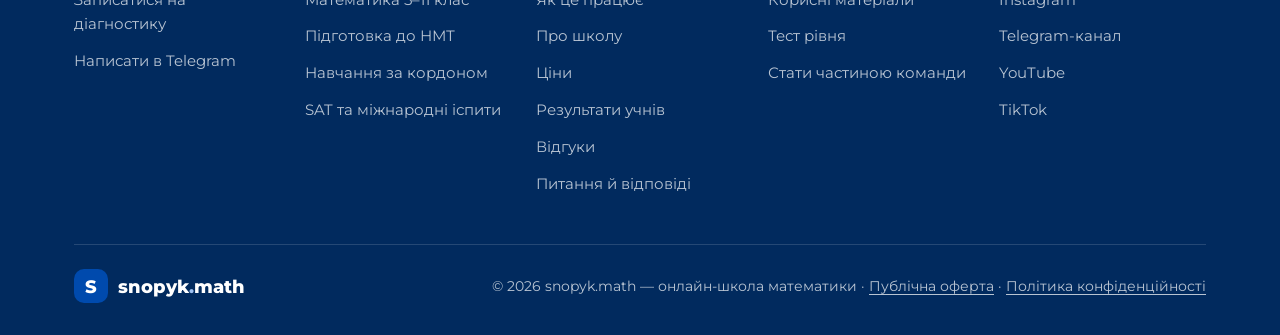
<file: statti/shcho-take-intehral.html>
<!DOCTYPE html>
<html lang="uk">
<head>
<meta charset="UTF-8">
<!-- Google Analytics -->
<script async src="https://www.googletagmanager.com/gtag/js?id=G-7C6CEEDRTM"></script>
<script>
  window.dataLayer = window.dataLayer || [];
  function gtag(){dataLayer.push(arguments);}
  gtag("js", new Date());
  gtag("config", "G-7C6CEEDRTM");
  // Натискання на будь-яке посилання в Telegram рахуємо як звернення.
  document.addEventListener("click", function (e) {
    var link = e.target.closest && e.target.closest('a[href*="t.me/"]');
    if (link) gtag("event", "contact_telegram", { link_url: link.href });
  });
</script>
<meta name="viewport" content="width=device-width, initial-scale=1, viewport-fit=cover">
<title>Що таке інтеграл простими словами — пояснення з малюнками | snopyk.math</title>
<meta name="description" content="Інтеграл простими словами: як знайти площу «кривої» фігури за допомогою прямокутників, звідки береться формула ∫ f(x) dx, приклади, типові помилки й міні-тест.">
<link rel="canonical" href="https://snopykmath.com/statti/shcho-take-intehral">
<meta property="og:type" content="article">
<meta property="og:site_name" content="snopyk.math">
<meta property="og:title" content="Що таке інтеграл простими словами — пояснення з малюнками">
<meta property="og:description" content="Інтеграл простими словами: як знайти площу «кривої» фігури за допомогою прямокутників, звідки береться формула ∫ f(x) dx, приклади, типові помилки й міні-тест.">
<meta property="og:url" content="https://snopykmath.com/statti/shcho-take-intehral">
<meta property="og:locale" content="uk_UA">
<meta property="og:image" content="https://snopykmath.com/assets/articles/cover-intehral.jpg">
<meta property="og:image:width" content="1200">
<meta property="og:image:height" content="630">
<meta name="twitter:image" content="https://snopykmath.com/assets/articles/cover-intehral.jpg">
<meta name="twitter:card" content="summary_large_image">
<link rel="icon" href="/favicon.ico" sizes="48x48">
<link rel="icon" href="/favicon.svg" type="image/svg+xml">
<link rel="apple-touch-icon" href="/apple-touch-icon.png">
<script type="application/ld+json">
{"@context":"https://schema.org","@type":"Article","headline":"Що таке інтеграл простими словами — пояснення з малюнками","description":"Інтеграл простими словами: як знайти площу «кривої» фігури за допомогою прямокутників, звідки береться формула ∫ f(x) dx, приклади, типові помилки й міні-тест.","inLanguage":"uk","datePublished":"2026-11-09","dateModified":"2026-11-09","author":{"@type":"Person","name":"Ірина Снопик"},"publisher":{"@type":"Organization","name":"snopyk.math","logo":{"@type":"ImageObject","url":"https://snopykmath.com/assets/images/logo-512.png"}},"mainEntityOfPage":"https://snopykmath.com/statti/shcho-take-intehral"}
</script>
<script type="application/ld+json">
{"@context":"https://schema.org","@type":"FAQPage","mainEntity":[
{"@type":"Question","name":"Чи точно можна порахувати площу прямокутниками?","acceptedAnswer":{"@type":"Answer","text":"Скінченна кількість прямокутників дає наближену відповідь. Інтеграл — це межа, до якої ці наближення прямують, коли ширина прямокутників прямує до нуля. Тому інтеграл дає точне значення."}},
{"@type":"Question","name":"У якому класі вивчають інтеграл?","acceptedAnswer":{"@type":"Answer","text":"У школі первісну й визначений інтеграл проходять у старших класах, а в університеті інтеграли — одна з базових тем вищої математики."}},
{"@type":"Question","name":"Навіщо інтеграл у житті?","acceptedAnswer":{"@type":"Answer","text":"Інтегралом рахують усе, що набирається з дуже малих частинок: площі й об'єми, пройдений шлях за змінною швидкістю, роботу сили, витрату води чи енергії за певний час."}}
]}
</script>
<link rel="preconnect" href="https://fonts.googleapis.com">
<link rel="preconnect" href="https://fonts.gstatic.com" crossorigin>
<link href="https://fonts.googleapis.com/css2?family=Montserrat:ital,wght@0,400;0,500;0,600;0,700;0,800;1,500&display=swap" rel="stylesheet">
<link rel="stylesheet" href="/css/style.css?v=20261109k">
<link rel="stylesheet" href="/css/test.css?v=20260925b">
<link rel="stylesheet" href="/css/article.css?v=20261109g">
</head>
<body class="article-page">
<a class="skip-link" href="#main">Перейти до змісту</a>
<header class="site-header test-header">
  <div class="container header-inner">
    <a href="/" class="logo" aria-label="snopyk.math — на головну">
      <span class="logo-mark" aria-hidden="true">S</span>
      <span class="logo-text">snopyk<span class="logo-dot">.</span>math</span>
    </a>
    <a href="/materials#articles" class="test-back-link">← Усі статті</a>
  </div>
</header>

<main id="main">
  <article class="container article">
    <nav class="article-crumbs" aria-label="Навігація"><a href="/">Головна</a> / <a href="/materials">Корисні матеріали</a> / Статті</nav>
    <p class="article-tag">Вища математика · простими словами</p>
    <h1>Що таке інтеграл простими словами</h1>
    <p class="article-meta">9 листопада 2026 · 6 хв читання</p>
    <img class="article-cover" src="/assets/articles/cover-intehral.jpg" alt="Що таке інтеграл простими словами — площа під кривою, заповнена прямокутниками" width="1200" height="630">

    <p class="article-lead">Слово «інтеграл» лякає навіть тих, хто добре знає шкільну математику. Насправді ідея за ним дуже проста: це спосіб знайти площу фігури, у якої одна сторона — крива. Пояснюємо так, ніби вам 5 років, — з малюнками і живим прикладом, який можна покрутити самому.</p>

    <h2>Задача: знайти площу «кривулі»</h2>
    <p>Площу прямокутника ми знаємо: довжина на ширину. Площу кола теж знаємо: πr². А от що робити з такою фігурою, у якої верх — хвиляста лінія? Жодної готової формули для неї немає.</p>
    <figure class="article-fig"><svg viewBox="0 0 620 290" role="img" aria-labelledby="f1t"><title id="f1t">Фігура з кривою верхньою межею: площу прямокутника й кола знаємо, а цієї — ні</title>
<rect x="0" y="0" width="620" height="290" rx="20" fill="#e8f0fe"/>
<path d="M60.0,176.0 L62.5,173.8 L65.0,171.5 L67.5,169.2 L70.0,166.8 L72.5,164.4 L75.0,162.0 L77.5,159.5 L80.0,157.0 L82.5,154.4 L85.0,151.8 L87.5,149.3 L90.0,146.7 L92.5,144.1 L95.0,141.5 L97.5,139.0 L100.0,136.4 L102.5,133.8 L105.0,131.3 L107.5,128.8 L110.0,126.3 L112.5,123.9 L115.0,121.5 L117.5,119.2 L120.0,116.9 L122.5,114.7 L125.0,112.5 L127.5,110.4 L130.0,108.3 L132.5,106.3 L135.0,104.4 L137.5,102.6 L140.0,100.9 L142.5,99.2 L145.0,97.6 L147.5,96.1 L150.0,94.8 L152.5,93.5 L155.0,92.3 L157.5,91.2 L160.0,90.2 L162.5,89.3 L165.0,88.5 L167.5,87.8 L170.0,87.2 L172.5,86.8 L175.0,86.4 L177.5,86.1 L180.0,86.0 L182.5,85.9 L185.0,86.0 L187.5,86.1 L190.0,86.4 L192.5,86.8 L195.0,87.2 L197.5,87.8 L200.0,88.5 L202.5,89.2 L205.0,90.1 L207.5,91.0 L210.0,92.0 L212.5,93.1 L215.0,94.3 L217.5,95.5 L220.0,96.9 L222.5,98.3 L225.0,99.7 L227.5,101.3 L230.0,102.8 L232.5,104.5 L235.0,106.2 L237.5,107.9 L240.0,109.6 L242.5,111.4 L245.0,113.3 L247.5,115.1 L250.0,117.0 L252.5,118.8 L255.0,120.7 L257.5,122.6 L260.0,124.5 L262.5,126.4 L265.0,128.3 L267.5,130.1 L270.0,132.0 L272.5,133.8 L275.0,135.6 L277.5,137.3 L280.0,139.0 L282.5,140.7 L285.0,142.3 L287.5,143.8 L290.0,145.3 L292.5,146.8 L295.0,148.1 L297.5,149.4 L300.0,150.7 L302.5,151.8 L305.0,152.9 L307.5,153.8 L310.0,154.7 L312.5,155.5 L315.0,156.3 L317.5,156.9 L320.0,157.4 L322.5,157.8 L325.0,158.1 L327.5,158.3 L330.0,158.5 L332.5,158.5 L335.0,158.4 L337.5,158.2 L340.0,157.9 L342.5,157.4 L345.0,156.9 L347.5,156.3 L350.0,155.6 L352.5,154.7 L355.0,153.8 L357.5,152.7 L360.0,151.6 L362.5,150.3 L365.0,149.0 L367.5,147.6 L370.0,146.1 L372.5,144.4 L375.0,142.7 L377.5,141.0 L380.0,139.1 L382.5,137.2 L385.0,135.2 L387.5,133.1 L390.0,130.9 L392.5,128.7 L395.0,126.5 L397.5,124.1 L400.0,121.8 L402.5,119.4 L405.0,116.9 L407.5,114.4 L410.0,111.9 L412.5,109.4 L415.0,106.8 L417.5,104.3 L420.0,101.7 L422.5,99.1 L425.0,96.5 L427.5,93.9 L430.0,91.4 L432.5,88.8 L435.0,86.3 L437.5,83.8 L440.0,81.3 L442.5,78.9 L445.0,76.5 L447.5,74.1 L450.0,71.8 L452.5,69.5 L455.0,67.3 L457.5,65.2 L460.0,63.1 L462.5,61.1 L465.0,59.2 L467.5,57.4 L470.0,55.6 L472.5,53.9 L475.0,52.3 L477.5,50.8 L480.0,49.4 L482.5,48.1 L485.0,46.9 L487.5,45.7 L490.0,44.7 L492.5,43.8 L495.0,43.0 L497.5,42.3 L500.0,41.6 L502.5,41.1 L505.0,40.7 L507.5,40.5 L510.0,40.3 L512.5,40.2 L515.0,40.2 L517.5,40.4 L520.0,40.6 L522.5,40.9 L525.0,41.4 L527.5,41.9 L530.0,42.5 L532.5,43.3 L535.0,44.1 L537.5,45.0 L540.0,46.0 L542.5,47.1 L545.0,48.2 L547.5,49.5 L550.0,50.8 L552.5,52.1 L555.0,53.6 L557.5,55.1 L560.0,56.7 L560.0,250 L60.0,250 Z" fill="#cfe0fb"/>
<path d="M60.0,176.0 L62.5,173.8 L65.0,171.5 L67.5,169.2 L70.0,166.8 L72.5,164.4 L75.0,162.0 L77.5,159.5 L80.0,157.0 L82.5,154.4 L85.0,151.8 L87.5,149.3 L90.0,146.7 L92.5,144.1 L95.0,141.5 L97.5,139.0 L100.0,136.4 L102.5,133.8 L105.0,131.3 L107.5,128.8 L110.0,126.3 L112.5,123.9 L115.0,121.5 L117.5,119.2 L120.0,116.9 L122.5,114.7 L125.0,112.5 L127.5,110.4 L130.0,108.3 L132.5,106.3 L135.0,104.4 L137.5,102.6 L140.0,100.9 L142.5,99.2 L145.0,97.6 L147.5,96.1 L150.0,94.8 L152.5,93.5 L155.0,92.3 L157.5,91.2 L160.0,90.2 L162.5,89.3 L165.0,88.5 L167.5,87.8 L170.0,87.2 L172.5,86.8 L175.0,86.4 L177.5,86.1 L180.0,86.0 L182.5,85.9 L185.0,86.0 L187.5,86.1 L190.0,86.4 L192.5,86.8 L195.0,87.2 L197.5,87.8 L200.0,88.5 L202.5,89.2 L205.0,90.1 L207.5,91.0 L210.0,92.0 L212.5,93.1 L215.0,94.3 L217.5,95.5 L220.0,96.9 L222.5,98.3 L225.0,99.7 L227.5,101.3 L230.0,102.8 L232.5,104.5 L235.0,106.2 L237.5,107.9 L240.0,109.6 L242.5,111.4 L245.0,113.3 L247.5,115.1 L250.0,117.0 L252.5,118.8 L255.0,120.7 L257.5,122.6 L260.0,124.5 L262.5,126.4 L265.0,128.3 L267.5,130.1 L270.0,132.0 L272.5,133.8 L275.0,135.6 L277.5,137.3 L280.0,139.0 L282.5,140.7 L285.0,142.3 L287.5,143.8 L290.0,145.3 L292.5,146.8 L295.0,148.1 L297.5,149.4 L300.0,150.7 L302.5,151.8 L305.0,152.9 L307.5,153.8 L310.0,154.7 L312.5,155.5 L315.0,156.3 L317.5,156.9 L320.0,157.4 L322.5,157.8 L325.0,158.1 L327.5,158.3 L330.0,158.5 L332.5,158.5 L335.0,158.4 L337.5,158.2 L340.0,157.9 L342.5,157.4 L345.0,156.9 L347.5,156.3 L350.0,155.6 L352.5,154.7 L355.0,153.8 L357.5,152.7 L360.0,151.6 L362.5,150.3 L365.0,149.0 L367.5,147.6 L370.0,146.1 L372.5,144.4 L375.0,142.7 L377.5,141.0 L380.0,139.1 L382.5,137.2 L385.0,135.2 L387.5,133.1 L390.0,130.9 L392.5,128.7 L395.0,126.5 L397.5,124.1 L400.0,121.8 L402.5,119.4 L405.0,116.9 L407.5,114.4 L410.0,111.9 L412.5,109.4 L415.0,106.8 L417.5,104.3 L420.0,101.7 L422.5,99.1 L425.0,96.5 L427.5,93.9 L430.0,91.4 L432.5,88.8 L435.0,86.3 L437.5,83.8 L440.0,81.3 L442.5,78.9 L445.0,76.5 L447.5,74.1 L450.0,71.8 L452.5,69.5 L455.0,67.3 L457.5,65.2 L460.0,63.1 L462.5,61.1 L465.0,59.2 L467.5,57.4 L470.0,55.6 L472.5,53.9 L475.0,52.3 L477.5,50.8 L480.0,49.4 L482.5,48.1 L485.0,46.9 L487.5,45.7 L490.0,44.7 L492.5,43.8 L495.0,43.0 L497.5,42.3 L500.0,41.6 L502.5,41.1 L505.0,40.7 L507.5,40.5 L510.0,40.3 L512.5,40.2 L515.0,40.2 L517.5,40.4 L520.0,40.6 L522.5,40.9 L525.0,41.4 L527.5,41.9 L530.0,42.5 L532.5,43.3 L535.0,44.1 L537.5,45.0 L540.0,46.0 L542.5,47.1 L545.0,48.2 L547.5,49.5 L550.0,50.8 L552.5,52.1 L555.0,53.6 L557.5,55.1 L560.0,56.7" fill="none" stroke="#012a5e" stroke-width="5" stroke-linecap="round"/>
<path d="M60.0,176.0 L60.0,250 L560.0,250 L560.0,56.7" fill="none" stroke="#0b1b33" stroke-width="5" stroke-linejoin="round"/>
<text x="585" y="170" font-size="64" font-weight="800" fill="#004aad" text-anchor="middle" font-family="Montserrat, sans-serif">?</text></svg><figcaption>Прямокутник і коло — легко. А як знайти площу ось цієї фігури?</figcaption></figure>

    <h2>Ідея: заповнити фігуру прямокутниками</h2>
    <p>Хитрість у тому, щоб звести незнайоме до знайомого. Ділимо фігуру на вузькі вертикальні смужки і кожну замінюємо прямокутником. Площу прямокутника ми рахувати вміємо: <b>S = a × b</b>, де <b>a</b> — ширина, <b>b</b> — висота. Додаємо площі всіх прямокутників — і отримуємо площу фігури.</p>
    <figure class="article-fig"><svg viewBox="0 0 620 330" role="img" aria-labelledby="f2t"><title id="f2t">Ту саму фігуру заповнюємо прямокутниками: площа кожного дорівнює a помножити на b</title>
<rect x="0" y="0" width="620" height="330" rx="20" fill="#e8f0fe"/>
<rect x="61.0" y="140.8" width="69.4" height="109.2" fill="#85b0ea"/><rect x="132.4" y="87.9" width="69.4" height="162.1" fill="#85b0ea"/><rect x="203.9" y="108.6" width="69.4" height="141.4" fill="#85b0ea"/><rect x="275.3" y="154.7" width="69.4" height="95.3" fill="#85b0ea"/><rect x="346.7" y="138.0" width="69.4" height="112.0" fill="#85b0ea"/><rect x="418.1" y="69.2" width="69.4" height="180.8" fill="#85b0ea"/><rect x="489.6" y="41.2" width="69.4" height="208.8" fill="#85b0ea"/>
<path d="M60.0,176.0 L62.5,173.8 L65.0,171.5 L67.5,169.2 L70.0,166.8 L72.5,164.4 L75.0,162.0 L77.5,159.5 L80.0,157.0 L82.5,154.4 L85.0,151.8 L87.5,149.3 L90.0,146.7 L92.5,144.1 L95.0,141.5 L97.5,139.0 L100.0,136.4 L102.5,133.8 L105.0,131.3 L107.5,128.8 L110.0,126.3 L112.5,123.9 L115.0,121.5 L117.5,119.2 L120.0,116.9 L122.5,114.7 L125.0,112.5 L127.5,110.4 L130.0,108.3 L132.5,106.3 L135.0,104.4 L137.5,102.6 L140.0,100.9 L142.5,99.2 L145.0,97.6 L147.5,96.1 L150.0,94.8 L152.5,93.5 L155.0,92.3 L157.5,91.2 L160.0,90.2 L162.5,89.3 L165.0,88.5 L167.5,87.8 L170.0,87.2 L172.5,86.8 L175.0,86.4 L177.5,86.1 L180.0,86.0 L182.5,85.9 L185.0,86.0 L187.5,86.1 L190.0,86.4 L192.5,86.8 L195.0,87.2 L197.5,87.8 L200.0,88.5 L202.5,89.2 L205.0,90.1 L207.5,91.0 L210.0,92.0 L212.5,93.1 L215.0,94.3 L217.5,95.5 L220.0,96.9 L222.5,98.3 L225.0,99.7 L227.5,101.3 L230.0,102.8 L232.5,104.5 L235.0,106.2 L237.5,107.9 L240.0,109.6 L242.5,111.4 L245.0,113.3 L247.5,115.1 L250.0,117.0 L252.5,118.8 L255.0,120.7 L257.5,122.6 L260.0,124.5 L262.5,126.4 L265.0,128.3 L267.5,130.1 L270.0,132.0 L272.5,133.8 L275.0,135.6 L277.5,137.3 L280.0,139.0 L282.5,140.7 L285.0,142.3 L287.5,143.8 L290.0,145.3 L292.5,146.8 L295.0,148.1 L297.5,149.4 L300.0,150.7 L302.5,151.8 L305.0,152.9 L307.5,153.8 L310.0,154.7 L312.5,155.5 L315.0,156.3 L317.5,156.9 L320.0,157.4 L322.5,157.8 L325.0,158.1 L327.5,158.3 L330.0,158.5 L332.5,158.5 L335.0,158.4 L337.5,158.2 L340.0,157.9 L342.5,157.4 L345.0,156.9 L347.5,156.3 L350.0,155.6 L352.5,154.7 L355.0,153.8 L357.5,152.7 L360.0,151.6 L362.5,150.3 L365.0,149.0 L367.5,147.6 L370.0,146.1 L372.5,144.4 L375.0,142.7 L377.5,141.0 L380.0,139.1 L382.5,137.2 L385.0,135.2 L387.5,133.1 L390.0,130.9 L392.5,128.7 L395.0,126.5 L397.5,124.1 L400.0,121.8 L402.5,119.4 L405.0,116.9 L407.5,114.4 L410.0,111.9 L412.5,109.4 L415.0,106.8 L417.5,104.3 L420.0,101.7 L422.5,99.1 L425.0,96.5 L427.5,93.9 L430.0,91.4 L432.5,88.8 L435.0,86.3 L437.5,83.8 L440.0,81.3 L442.5,78.9 L445.0,76.5 L447.5,74.1 L450.0,71.8 L452.5,69.5 L455.0,67.3 L457.5,65.2 L460.0,63.1 L462.5,61.1 L465.0,59.2 L467.5,57.4 L470.0,55.6 L472.5,53.9 L475.0,52.3 L477.5,50.8 L480.0,49.4 L482.5,48.1 L485.0,46.9 L487.5,45.7 L490.0,44.7 L492.5,43.8 L495.0,43.0 L497.5,42.3 L500.0,41.6 L502.5,41.1 L505.0,40.7 L507.5,40.5 L510.0,40.3 L512.5,40.2 L515.0,40.2 L517.5,40.4 L520.0,40.6 L522.5,40.9 L525.0,41.4 L527.5,41.9 L530.0,42.5 L532.5,43.3 L535.0,44.1 L537.5,45.0 L540.0,46.0 L542.5,47.1 L545.0,48.2 L547.5,49.5 L550.0,50.8 L552.5,52.1 L555.0,53.6 L557.5,55.1 L560.0,56.7" fill="none" stroke="#012a5e" stroke-width="5" stroke-linecap="round"/>
<path d="M60.0,20 L60.0,250 L590,250" fill="none" stroke="#0b1b33" stroke-width="3"/>
<text x="46.0" y="30" font-size="16" fill="#0b1b33" font-family="Montserrat, sans-serif">y</text>
<text x="594" y="255" font-size="16" fill="#0b1b33" font-family="Montserrat, sans-serif">x</text>
<text x="167.1" y="272" font-size="18" font-weight="700" fill="#004aad" text-anchor="middle" font-family="Montserrat, sans-serif">a</text>
<text x="141.4" y="168.9" font-size="18" font-weight="700" fill="#004aad" font-family="Montserrat, sans-serif">b</text>
<text x="310" y="310" font-size="30" font-weight="800" fill="#004aad" text-anchor="middle" font-family="Montserrat, sans-serif">S = a × b</text></svg><figcaption>Висота кожного прямокутника — це значення функції f(x) у цій точці.</figcaption></figure>
    <p>Але ви одразу бачите проблему: прямокутники то трохи вилазять за криву, то не дотягують до неї. Тож поки що ми знаємо площу лише <b>приблизно</b>.</p>

    <h2>Більше прямокутників — точніша відповідь</h2>
    <p>Що робити? Брати прямокутники вужчі, а їх самих — більше. Чим вони вужчі, тим менше «зайвих кутиків» і тим ближче сума до справжньої площі. Спробуйте самі:</p>

    <div class="riemann" id="riemann">
      <svg viewBox="0 0 620 290" class="riemann-svg" role="img" aria-label="Фігура під кривою, заповнена прямокутниками"><g class="riemann-rects"></g><path class="riemann-curve" fill="none" stroke="#012a5e" stroke-width="5" stroke-linecap="round"/><path class="riemann-axes" fill="none" stroke="#0b1b33" stroke-width="3"/></svg>
      <label class="riemann-control"><span>Кількість прямокутників: <b class="riemann-n">7</b></span><input type="range" min="2" max="60" value="7" step="1" class="riemann-range" aria-label="Кількість прямокутників"></label>
      <div class="riemann-stats">
        <div><span>Сума площ прямокутників</span><b class="riemann-sum">—</b></div>
        <div><span>Справжня площа</span><b class="riemann-exact">—</b></div>
        <div><span>Похибка</span><b class="riemann-err">—</b></div>
      </div>
    </div>

    <p>Коли прямокутників стає дуже-дуже багато, а кожен з них — неймовірно тонкий, сума площ перестає змінюватись і стає рівно площею фігури. Ось це «додати безліч нескінченно тонких прямокутників» і називається <b>інтегралом</b>.</p>

    <p class="inline-hint"><span aria-hidden="true">👉</span> Ідея зрозуміла, а як рахувати інтеграли на практиці — ні? <a href="/#lead-form">Розберемо з викладачем вищої математики</a> крок за кроком.</p>

    <h2>Звідки береться формула ∫ f(x) dx</h2>
    <div class="formula-card">
      <p class="formula">∫ f(x) dx</p>
      <ul>
        <li><b>∫</b> — витягнута буква S, від слова «сума». Ми додаємо площі всіх прямокутників.</li>
        <li><b>f(x)</b> — висота прямокутника: значення функції в цій точці.</li>
        <li><b>dx</b> — його ширина, нескінченно мала.</li>
      </ul>
      <p class="formula-note">Висота × ширина = площа одного прямокутника, а ∫ — сума всіх таких площ.</p>
    </div>
    <p>Коли треба знайти площу на конкретному відрізку від <b>a</b> до <b>b</b>, межі пишуть знизу і зверху знака: <b>∫ₐᵇ f(x) dx</b>. Це називається <b>визначеним інтегралом</b>.</p>

    <h2>Прямокутники ↔ інтеграл: шпаргалка</h2>
    <div class="table-wrap">
      <table>
        <thead><tr><th>Що ми робили з прямокутниками</th><th>Як це записують в інтегралі</th></tr></thead>
        <tbody>
          <tr><td>Додаємо площі всіх прямокутників</td><td>знак ∫ (сума)</td></tr>
          <tr><td>Висота прямокутника</td><td>f(x)</td></tr>
          <tr><td>Ширина прямокутника</td><td>dx (нескінченно мала)</td></tr>
          <tr><td>Від якої до якої точки рахуємо</td><td>межі a і b: ∫ₐᵇ</td></tr>
          <tr><td>Прямокутників дуже-дуже багато</td><td>береться межа — і відповідь стає точною</td></tr>
        </tbody>
      </table>
    </div>

    <h2>Перевіримо на простому прикладі</h2>
    <p>Візьмемо найпростішу «криву» — пряму <b>f(x) = x</b> на відрізку від 0 до 2. Фігура під нею — прямокутний трикутник з катетами 2 і 2, його площа за шкільною формулою: ½ × 2 × 2 = <b>2</b>.</p>
    <p>Тепер через інтеграл. Для f(x) = x первісна — це x²/2. Підставляємо межі: 2²/2 − 0²/2 = <b>2</b>. Відповіді збіглися — інтеграл справді рахує площу.</p>
    <p class="article-callout">Формула «первісна у верхній межі мінус первісна в нижній» називається формулою Ньютона — Лейбніца. Саме нею на практиці рахують визначені інтеграли, а прямокутники пояснюють, <i>чому</i> вона дає площу.</p>

    <h2>Типові помилки</h2>
    <ol class="article-list">
      <li><b>Забувають dx.</b> Без нього запис неповний: dx показує, по якій змінній рахуємо і що ширина прямокутників нескінченно мала.</li>
      <li><b>Плутають первісну і площу.</b> Первісна — це функція, а визначений інтеграл — число (площа).</li>
      <li><b>Не помічають, що графік під віссю Ox.</b> Там f(x) &lt; 0, і інтеграл виходить від'ємним — площу тоді беруть за модулем.</li>
      <li><b>Гублять «+ C» у невизначеному інтегралі.</b> Без меж відповідь — ціла сім'я функцій, тому додають довільну сталу C.</li>
    </ol>

    <p class="inline-hint"><span aria-hidden="true">👉</span> Плутаєте первісну, площу і «+ C»? Це типові прогалини — <a href="/#lead-form">на діагностиці</a> знайдемо, з якого місця почалось, і закриємо по черзі.</p>

    <h2>Міні-тест: перевір себе</h2>
    <div class="quiz">
      <p><b>1.</b> Що означає знак ∫?<br>А) множення · Б) сума · В) похідна</p>
      <p><b>2.</b> Що в записі ∫ f(x) dx відповідає висоті прямокутника?<br>А) dx · Б) ∫ · В) f(x)</p>
      <p><b>3.</b> Чому дорівнює ∫₀² x dx?<br>А) 1 · Б) 2 · В) 4</p>
      <details><summary>Показати відповіді</summary><p>1 — Б, 2 — В, 3 — Б (це площа трикутника з катетами 2 і 2).</p></details>
    </div>

    <h2>Часті питання</h2>
    <div class="article-faq">
      <details><summary>Чи точно можна порахувати площу прямокутниками?</summary><p>Будь-яка скінченна кількість прямокутників дає наближену відповідь. Інтеграл — це межа, до якої наближення прямують, коли ширина прямокутників прямує до нуля. Тому інтеграл дає точне значення.</p></details>
      <details><summary>У якому класі вивчають інтеграл?</summary><p>У школі первісну й визначений інтеграл проходять у старших класах, а в університеті інтеграли — одна з базових тем вищої математики.</p></details>
      <details><summary>Навіщо інтеграл у житті?</summary><p>Інтегралом рахують усе, що набирається з дуже малих частинок: площі й об'єми, пройдений шлях за змінною швидкістю, роботу сили, витрату води чи енергії за певний час.</p></details>
    </div>

    <aside class="article-author">
      <picture>
        <source srcset="/assets/images/founder-photo.webp" type="image/webp">
        <img src="/assets/images/founder-photo.png" alt="Ірина Снопик" width="96" height="96" loading="lazy">
      </picture>
      <div>
        <p class="article-author-name">Ірина Снопик</p>
        <p class="article-author-bio">Засновниця snopyk.math, математик за освітою. Викладаю 9 років, підготувала понад 150 учнів, сама склала ЗНО з математики на 189 балів.</p>
      </div>
    </aside>

    <aside class="article-cta">
      <h2>Хочете, щоб математику так пояснювали на кожному уроці?</h2>
      <p>Ми пояснюємо складне простими словами — від шкільних тем до вищої математики. Почніть з уроку-діагностики: викладач побачить, де прогалини, і складе план.</p>
      <div class="article-cta-actions">
        <a href="/#lead-form" class="btn btn-white btn-lg">Записатись на діагностику</a>
        <a href="/test" class="btn btn-outline-white btn-lg">Пройти тест рівня</a>
      </div>
    </aside>
  </article>
</main>

<!-- ===== FOOTER ===== -->
<footer class="site-footer">
  <div class="container">
    <div class="footer-cols">
      <div class="footer-col">
        <h2 class="footer-title">Контакти</h2>
        <ul role="list">
          <li><a href="/#lead-form">Записатися на діагностику</a></li>
          <li><a href="https://t.me/snopyk_math_manager1" target="_blank" rel="noopener">Написати в Telegram</a></li>
        </ul>
      </div>
      <div class="footer-col">
        <h2 class="footer-title">Напрями</h2>
        <ul role="list">
          <li><a href="/#audience">Математика 5–11 клас</a></li>
          <li><a href="/nmt">Підготовка до НМТ</a></li>
          <li><a href="/#audience">Навчання за кордоном</a></li>
          <li><a href="/#audience">SAT та міжнародні іспити</a></li>
        </ul>
      </div>
      <div class="footer-col">
        <h2 class="footer-title">Школа</h2>
        <ul role="list">
          <li><a href="/#how">Як це працює</a></li>
          <li><a href="/#about">Про школу</a></li>
          <li><a href="/#pricing">Ціни</a></li>
          <li><a href="/#results">Результати учнів</a></li>
          <li><a href="/#reviews">Відгуки</a></li>
          <li><a href="/#faq">Питання й відповіді</a></li>
        </ul>
      </div>
      <div class="footer-col">
        <h2 class="footer-title">Корисне</h2>
        <ul role="list">
          <li><a href="/materials">Корисні матеріали</a></li>
          <li><a href="/test">Тест рівня</a></li>
          <li><a href="/vacancy">Стати частиною команди</a></li>
        </ul>
      </div>
      <div class="footer-col">
        <h2 class="footer-title">Ми в соцмережах</h2>
        <ul role="list">
          <li><a href="https://www.instagram.com/snopyk.math" target="_blank" rel="noopener">Instagram</a></li>
          <li><a href="https://t.me/snopyk_math" target="_blank" rel="noopener">Telegram-канал</a></li>
          <li><a href="https://www.youtube.com/@snopyk_math" target="_blank" rel="noopener">YouTube</a></li>
          <li><a href="https://www.tiktok.com/@snopyk.math" target="_blank" rel="noopener">TikTok</a></li>
        </ul>
      </div>
    </div>

    <div class="footer-bottom">
      <a href="/" class="logo logo-footer">
        <span class="logo-mark" aria-hidden="true">S</span>
        <span class="logo-text">snopyk<span class="logo-dot">.</span>math</span>
      </a>
      <p class="footer-copy">
        © <span id="year">2026</span> snopyk.math — онлайн-школа математики
        · <a href="https://drive.google.com/file/d/1xS51puthIazZKLgg-EhiMAUw-Eq3Ri7i/view?usp=sharing" target="_blank" rel="noopener" class="footer-legal-link">Публічна оферта</a>
        · <a href="/privacy" class="footer-legal-link">Політика конфіденційності</a>
      </p>
    </div>
  </div>
</footer>

<a href="https://t.me/snopyk_math_manager1" class="tg-float" target="_blank" rel="noopener" aria-label="Написати нам у Telegram">
  <svg viewBox="0 0 24 24" fill="none" aria-hidden="true"><path d="M21 4 3 11l6 2m12-9-4 16-8-6m12-10-8 10" stroke="currentColor" stroke-width="1.8" stroke-linecap="round" stroke-linejoin="round"/></svg>
  <span class="tg-float-label">Написати в Telegram</span>
</a>
<script>document.getElementById("year").textContent = new Date().getFullYear();</script>
<script src="/js/riemann.js?v=20261109"></script>
</body>
</html>
</file>
<file: css/style.css>
/* ===================== TOKENS ===================== */
:root {
  --color-primary: #004aad;
  --color-primary-dark: #013b84;
  --color-primary-darker: #012a5e;
  --color-primary-light: #1f66c4;
  --color-primary-tint: #e8f0fe;
  --color-on-primary: #ffffff;

  --color-bg: #ffffff;
  --color-bg-alt: #f3f6fc;
  --color-surface: #ffffff;
  --color-border: #e1e8f5;

  --color-text: #0b1b33;
  --color-text-muted: #52607a;

  --color-accent-gold: #f5a623;
  --color-accent-lime: #c7f36b; /* brand lime */
  --color-success: #1fae6b;
  --color-danger: #e5484d;

  --font-base: "Montserrat", system-ui, -apple-system, "Segoe UI", sans-serif;

  --radius-sm: 10px;
  --radius-md: 16px;
  --radius-lg: 24px;
  --radius-pill: 999px;

  --shadow-sm: 0 2px 8px rgba(1, 24, 64, 0.06);
  --shadow-md: 0 12px 32px rgba(1, 24, 64, 0.10);
  --shadow-lg: 0 24px 60px rgba(1, 24, 64, 0.16);

  --space-1: 4px;
  --space-2: 8px;
  --space-3: 12px;
  --space-4: 16px;
  --space-5: 24px;
  --space-6: 32px;
  --space-7: 48px;
  --space-8: 64px;
  --space-9: 96px;

  --container-w: 1180px;
  --header-h: 76px;

  --ease: cubic-bezier(0.22, 1, 0.36, 1);
}

/* ===================== RESET ===================== */
* , *::before, *::after { box-sizing: border-box; }
html { scroll-behavior: smooth; }
@media (prefers-reduced-motion: reduce) {
  html { scroll-behavior: auto; }
  *, *::before, *::after {
    animation-duration: 0.01ms !important;
    animation-iteration-count: 1 !important;
    transition-duration: 0.01ms !important;
    scroll-behavior: auto !important;
  }
}

body {
  margin: 0;
  font-family: var(--font-base);
  color: var(--color-text);
  background: var(--color-bg);
  font-size: 16px;
  line-height: 1.55;
  -webkit-font-smoothing: antialiased;
  overflow-x: hidden;
}

img { max-width: 100%; display: block; }
a { color: inherit; text-decoration: none; }
button { font-family: inherit; }
ul { margin: 0; padding: 0; list-style: none; }
h1, h2, h3, p { margin: 0; }

.skip-link {
  position: absolute;
  left: -999px;
  top: 0;
  background: var(--color-primary);
  color: #fff;
  padding: 10px 16px;
  border-radius: var(--radius-sm);
  z-index: 200;
}
.skip-link:focus {
  left: var(--space-4);
  top: var(--space-4);
}

:focus-visible {
  outline: 3px solid var(--color-primary-light);
  outline-offset: 2px;
}

.container {
  width: 100%;
  max-width: var(--container-w);
  margin-inline: auto;
  padding-inline: var(--space-5);
}

/* ===================== BUTTONS ===================== */
.btn {
  display: inline-flex;
  align-items: center;
  justify-content: center;
  gap: var(--space-2);
  border: none;
  border-radius: var(--radius-pill);
  font-family: var(--font-base);
  font-weight: 700;
  font-size: 0.95rem;
  line-height: 1;
  padding: 16px 28px;
  min-height: 44px;
  cursor: pointer;
  transition: transform 180ms var(--ease), box-shadow 180ms var(--ease), background-color 180ms var(--ease), color 180ms var(--ease);
  text-align: center;
}
.btn:hover { transform: translateY(-2px); }
.btn:active { transform: translateY(0); }

.btn-primary {
  background: var(--color-primary);
  color: var(--color-on-primary);
  box-shadow: var(--shadow-sm);
}
.btn-primary:hover { background: var(--color-primary-dark); box-shadow: var(--shadow-md); }

.btn-white {
  background: #ffffff;
  color: var(--color-primary);
  box-shadow: var(--shadow-sm);
}
.btn-white:hover { background: #f0f4fd; box-shadow: var(--shadow-md); }

.btn-outline-white {
  background: transparent;
  color: #ffffff;
  border: 1.5px solid rgba(255, 255, 255, 0.55);
}
.btn-outline-white:hover { background: rgba(255, 255, 255, 0.12); border-color: #fff; }

.btn-outline-primary {
  background: transparent;
  color: var(--color-primary);
  border: 1.5px solid var(--color-primary);
}
.btn-outline-primary:hover { background: var(--color-primary-tint); }

.btn-sm { padding: 11px 18px; font-size: 0.85rem; }
.btn-lg { padding: 18px 32px; font-size: 1rem; }
.btn-block { width: 100%; }

/* ===================== HEADER ===================== */
.site-header {
  position: sticky;
  top: 0;
  z-index: 100;
  background: rgba(255, 255, 255, 0.92);
  backdrop-filter: blur(10px);
  border-bottom: 1px solid var(--color-border);
}
.header-inner {
  display: flex;
  align-items: center;
  justify-content: space-between;
  gap: var(--space-4);
  height: var(--header-h);
}

.logo {
  display: inline-flex;
  align-items: center;
  gap: 10px;
  font-weight: 800;
  font-size: 1.1rem;
  color: var(--color-text);
  flex-shrink: 0;
}
.logo-mark {
  display: inline-flex;
  align-items: center;
  justify-content: center;
  width: 34px;
  height: 34px;
  border-radius: 10px;
  background: var(--color-primary);
  color: #fff;
  font-weight: 800;
}
.logo-dot { color: var(--color-primary); }

.main-nav ul {
  display: flex;
  align-items: center;
  gap: var(--space-6);
}
.main-nav a {
  font-weight: 600;
  font-size: 0.92rem;
  color: var(--color-text);
  white-space: nowrap;
  transition: color 160ms var(--ease);
}
.main-nav a:hover { color: var(--color-primary); }

.header-actions { display: flex; align-items: center; gap: var(--space-4); }
.header-actions .btn { white-space: nowrap; }

.burger {
  display: none;
  width: 44px;
  height: 44px;
  border: none;
  background: transparent;
  cursor: pointer;
  flex-direction: column;
  align-items: center;
  justify-content: center;
  gap: 5px;
}
.burger span {
  width: 22px;
  height: 2px;
  background: var(--color-text);
  border-radius: 2px;
  transition: transform 220ms var(--ease), opacity 220ms var(--ease);
}
.burger[aria-expanded="true"] span:nth-child(1) { transform: translateY(7px) rotate(45deg); }
.burger[aria-expanded="true"] span:nth-child(2) { opacity: 0; }
.burger[aria-expanded="true"] span:nth-child(3) { transform: translateY(-7px) rotate(-45deg); }

.mobile-nav {
  display: none;
  position: fixed;
  top: var(--header-h);
  right: 0;
  bottom: 0;
  left: 0;
  background: #ffffff;
  padding: var(--space-6) var(--space-5);
  overflow-y: auto;
  z-index: 90;
}
.mobile-nav.is-open { display: block; }
.mobile-nav ul { display: flex; flex-direction: column; gap: var(--space-1); margin-bottom: var(--space-6); }
.mobile-nav a {
  display: block;
  padding: 14px 4px;
  font-weight: 600;
  font-size: 1.05rem;
  border-bottom: 1px solid var(--color-border);
}

/* Між 1024 і 1180px повне меню влазить лише з меншими відступами */
@media (max-width: 1180px) {
  .main-nav ul { gap: var(--space-5); }
}
@media (max-width: 1100px) {
  .main-nav ul { gap: var(--space-3); }
}

@media (max-width: 1023px) {
  .main-nav { display: none; }
  .header-actions .btn-sm { display: none; }
  .burger { display: inline-flex; }
}

/* ===================== SECTION shells ===================== */
.section { padding: var(--space-9) 0; }
.section-alt { background: var(--color-bg-alt); }

.section-eyebrow {
  display: inline-block;
  font-weight: 700;
  font-size: 0.8rem;
  letter-spacing: 0.06em;
  text-transform: uppercase;
  color: var(--color-primary);
  background: var(--color-primary-tint);
  padding: 6px 14px;
  border-radius: var(--radius-pill);
  margin-bottom: var(--space-4);
}
.section-eyebrow-onblue {
  color: #fff;
  background: rgba(255, 255, 255, 0.16);
}

.section-title {
  font-size: clamp(1.6rem, 1.2rem + 1.8vw, 2.5rem);
  font-weight: 800;
  line-height: 1.15;
  letter-spacing: -0.01em;
  max-width: 46ch;
  margin-bottom: var(--space-4);
}
.section-title-onblue { color: #fff; }

.section-lead {
  font-size: 1.05rem;
  color: var(--color-text-muted);
  max-width: 62ch;
  margin-bottom: var(--space-7);
}
.section-lead-onblue { color: rgba(255, 255, 255, 0.85); }

/* ===================== HERO ===================== */
.hero {
  position: relative;
  background: linear-gradient(165deg, var(--color-primary) 0%, var(--color-primary-darker) 100%);
  color: #fff;
  overflow: hidden;
  padding: calc(var(--space-9) + var(--space-4)) 0 var(--space-9);
}
.hero-watermark {
  position: absolute;
  right: -4%;
  top: 8%;
  font-size: clamp(4rem, 16vw, 13rem);
  font-weight: 800;
  color: rgba(255, 255, 255, 0.06);
  white-space: nowrap;
  pointer-events: none;
  line-height: 1;
}
.hero-grid {
  position: relative;
  z-index: 1;
  display: grid;
  grid-template-columns: 1fr;
  gap: var(--space-7);
}

.hero-inner { max-width: 600px; }

/* На телефоні фото йде після тексту — кнопка запису видна на першому екрані */
.hero-photo {
  display: flex;
  justify-content: center;
}
/* <picture> лише обгортка для WebP — макет рахуємо так, ніби img пряма дитина */
.hero-photo picture { display: contents; }
.hero-photo img {
  width: 100%;
  max-width: 320px;
  height: 300px;
  object-fit: cover;
  object-position: top;
  display: block;
  filter: drop-shadow(0 20px 40px rgba(0, 12, 40, 0.35));
}

@media (min-width: 860px) {
  .hero-grid { display: block; }
  .hero-inner { max-width: 560px; }
  .hero-photo {
    position: absolute;
    right: 0;
    bottom: 0;
    order: 0;
    pointer-events: none;
  }
  .hero-photo img { max-width: 440px; height: 390px; }
}

.eyebrow {
  font-weight: 700;
  font-size: 0.85rem;
  letter-spacing: 0.08em;
  text-transform: uppercase;
  color: rgba(255, 255, 255, 0.75);
  margin-bottom: var(--space-4);
}

.hero h1 {
  font-size: clamp(1.9rem, 1.3rem + 2.6vw, 3rem);
  font-weight: 800;
  line-height: 1.1;
  letter-spacing: -0.01em;
  margin-bottom: var(--space-5);
}

.hero-lead {
  font-size: 1.1rem;
  color: rgba(255, 255, 255, 0.88);
  max-width: 60ch;
  margin-bottom: var(--space-7);
}

.hero-actions {
  display: flex;
  flex-wrap: wrap;
  gap: var(--space-4);
  margin-bottom: var(--space-8);
}

@media (max-width: 859px) {
  .hero { padding: var(--space-7) 0 0; }
  .hero h1 { margin-bottom: var(--space-4); }
  .hero-lead { font-size: 1rem; margin-bottom: var(--space-5); }
  .hero-actions { margin-bottom: 0; }
}

@media (max-width: 560px) {
  .hero-actions { flex-direction: column; }
  .hero-actions .btn { width: 100%; }
}

.hero-points {
  display: flex;
  flex-wrap: wrap;
  gap: var(--space-2) var(--space-5);
  margin-top: var(--space-5);
  font-size: 0.92rem;
  font-weight: 600;
  color: rgba(255, 255, 255, 0.9);
}
.hero-points li { display: flex; align-items: center; gap: var(--space-2); }
.hero-points li::before {
  content: "";
  width: 18px;
  height: 18px;
  flex-shrink: 0;
  border-radius: 50%;
  background: rgba(255, 255, 255, 0.18) url("data:image/svg+xml,%3Csvg xmlns='http://www.w3.org/2000/svg' viewBox='0 0 24 24' fill='none'%3E%3Cpath d='m6 12.5 4 4 8-9' stroke='%23fff' stroke-width='3' stroke-linecap='round' stroke-linejoin='round'/%3E%3C/svg%3E") center / 12px no-repeat;
}
@media (min-width: 860px) {
  .hero-points { margin-bottom: var(--space-4); max-width: 560px; }
}
@media (max-width: 859px) {
  .hero-points { flex-direction: column; }
}

/* ===================== PAINS ===================== */
.pain-grid {
  display: grid;
  grid-template-columns: 1fr;
  gap: var(--space-4);
  margin-top: var(--space-6);
}
@media (min-width: 640px) { .pain-grid { grid-template-columns: repeat(2, 1fr); } }
@media (min-width: 960px) { .pain-grid { grid-template-columns: repeat(3, 1fr); } }
.pain-card {
  display: flex;
  gap: var(--space-4);
  align-items: flex-start;
  background: var(--color-bg-alt);
  border-radius: var(--radius-lg);
  padding: var(--space-5);
}
.pain-emoji { font-size: 1.6rem; line-height: 1; }
.pain-card p { font-weight: 600; font-size: 1rem; }
.pain-outro a { color: var(--color-primary); font-weight: 700; text-decoration: underline; text-underline-offset: 3px; }
.pain-outro {
  margin-top: var(--space-6);
  max-width: 62ch;
  font-size: 1.05rem;
  color: var(--color-text-muted);
}

/* ===================== BEFORE / AFTER ===================== */
.change-table {
  margin-top: var(--space-6);
  border-radius: var(--radius-lg);
  overflow: hidden;
  background: var(--color-surface);
  box-shadow: var(--shadow-sm);
}
.change-head, .change-row {
  display: grid;
  grid-template-columns: 1fr 1fr;
}
.change-head span {
  padding: var(--space-4) var(--space-5);
  font-weight: 800;
  font-size: 0.85rem;
  letter-spacing: 0.06em;
  text-transform: uppercase;
}
.change-head span:first-child { color: var(--color-text-muted); }
.change-head span:last-child { color: #fff; background: var(--color-primary); }
.change-row span { padding: var(--space-4) var(--space-5); font-size: 0.95rem; border-top: 1px solid var(--color-border); }
.change-before { color: var(--color-text-muted); }
.change-after { font-weight: 600; background: var(--color-primary-tint); border-top-color: #d3e1fb !important; }
@media (max-width: 560px) {
  .change-head span, .change-row span { padding: var(--space-3); font-size: 0.88rem; }
}

/* ===================== HOW IT WORKS ===================== */
.steps {
  display: grid;
  grid-template-columns: 1fr;
  gap: var(--space-5);
  margin: var(--space-6) 0 0;
  padding: 0;
  list-style: none;
}
@media (min-width: 640px) { .steps { grid-template-columns: repeat(2, 1fr); } }
@media (min-width: 1024px) { .steps { grid-template-columns: repeat(4, 1fr); } }
.step {
  border: 1px solid var(--color-border);
  border-radius: var(--radius-lg);
  padding: var(--space-6) var(--space-5);
}
.step-num {
  display: inline-flex;
  align-items: center;
  justify-content: center;
  width: 44px;
  height: 44px;
  border-radius: 50%;
  background: var(--color-primary);
  color: #fff;
  font-weight: 800;
  font-size: 1.1rem;
  margin-bottom: var(--space-4);
}
.step h3 { font-size: 1.1rem; font-weight: 700; margin-bottom: var(--space-2); }
.step p { color: var(--color-text-muted); font-size: 0.93rem; }
.section-cta { margin-top: var(--space-7); text-align: center; }
@media (max-width: 560px) { .section-cta .btn { width: 100%; } }

/* ===================== CARDS GRID ===================== */
.cards-grid {
  display: grid;
  grid-template-columns: 1fr;
  gap: var(--space-5);
}
@media (min-width: 640px) {
  .cards-grid { grid-template-columns: repeat(2, 1fr); }
}
@media (min-width: 960px) {
  .audience-grid { grid-template-columns: repeat(3, 1fr); }
}
@media (min-width: 1100px) {
  .situation-grid { grid-template-columns: repeat(4, 1fr); }
}

/* Audience cards */
.audience-card {
  background: var(--color-surface);
  border: 1px solid var(--color-border);
  border-radius: var(--radius-lg);
  padding: var(--space-6);
  transition: transform 220ms var(--ease), box-shadow 220ms var(--ease), border-color 220ms var(--ease);
}
.audience-card:hover {
  transform: translateY(-4px);
  box-shadow: var(--shadow-md);
  border-color: transparent;
}
.audience-icon {
  width: 52px;
  height: 52px;
  border-radius: var(--radius-md);
  background: var(--color-primary-tint);
  color: var(--color-primary);
  display: flex;
  align-items: center;
  justify-content: center;
  margin-bottom: var(--space-5);
}
.audience-icon svg { width: 26px; height: 26px; }
.audience-card h3 { font-size: 1.15rem; font-weight: 700; margin-bottom: var(--space-3); }
.audience-card p { color: var(--color-text-muted); font-size: 0.95rem; }
.card-link { display: inline-block; margin-top: var(--space-4); font-weight: 700; font-size: 0.93rem; color: var(--color-primary); }
.card-link:hover { text-decoration: underline; text-underline-offset: 3px; }

/* ===================== ABOUT ===================== */
.about-grid {
  display: grid;
  grid-template-columns: 1fr;
  gap: var(--space-8);
  align-items: center;
}
@media (min-width: 900px) {
  .about-grid { grid-template-columns: 1.1fr 0.9fr; }
}

.about-copy p { color: var(--color-text-muted); margin-bottom: var(--space-6); max-width: 56ch; }
.about-facts {
  display: flex;
  flex-wrap: wrap;
  gap: var(--space-4) var(--space-7);
  margin-bottom: var(--space-7);
}
.about-facts li { display: flex; flex-direction: column; }
.about-facts strong { font-size: 2rem; font-weight: 800; color: var(--color-primary); line-height: 1.1; }
.about-facts:last-child { margin-bottom: 0; }
.about-facts span { font-size: 0.88rem; font-weight: 600; color: var(--color-text-muted); }

.check-list { display: flex; flex-direction: column; gap: var(--space-3); margin-bottom: var(--space-7); }
.check-list li {
  position: relative;
  padding-left: 32px;
  font-weight: 600;
  font-size: 0.95rem;
}
.check-list li::before {
  content: "";
  position: absolute;
  left: 0;
  top: 2px;
  width: 20px;
  height: 20px;
  border-radius: 50%;
  background: var(--color-success);
  background-image: url("data:image/svg+xml,%3Csvg xmlns='http://www.w3.org/2000/svg' viewBox='0 0 20 20'%3E%3Cpath d='M5 10.5l3 3 7-7' fill='none' stroke='white' stroke-width='2' stroke-linecap='round' stroke-linejoin='round'/%3E%3C/svg%3E");
  background-repeat: no-repeat;
  background-position: center;
}

.about-points {
  background: var(--color-bg-alt);
  border-radius: var(--radius-lg);
  padding: var(--space-6);
}
.about-points .check-list { margin-bottom: 0; gap: var(--space-4); }
.about-points .check-list li { font-size: 1rem; }

/* ===================== PRICING ===================== */
.format-price-grid {
  display: grid;
  grid-template-columns: 1fr;
  gap: var(--space-4);
  margin: 0;
  padding: 0;
  list-style: none;
}
@media (min-width: 860px) { .format-price-grid { grid-template-columns: repeat(3, 1fr); } }
.format-price {
  background: var(--color-bg-alt);
  border-radius: var(--radius-lg);
  padding: var(--space-6) var(--space-5);
}
.format-price h3 { font-size: 1.15rem; font-weight: 800; margin-bottom: var(--space-3); }
.format-price-value { font-size: 2rem; font-weight: 800; color: var(--color-primary); line-height: 1.1; margin-bottom: var(--space-3); }
.format-price-from, .format-price-unit { font-size: 0.95rem; font-weight: 600; color: var(--color-text-muted); }
.format-price > p:last-child { color: var(--color-text-muted); font-size: 0.93rem; }
.pricing-note { font-size: 0.85rem; color: var(--color-text-muted); margin-top: var(--space-5); }

/* ===================== TESTIMONIALS CAROUSEL ===================== */
.carousel {
  position: relative;
  padding-top: var(--space-6);
}

.carousel-track {
  display: flex;
  gap: var(--space-5);
  overflow-x: auto;
  scroll-snap-type: x mandatory;
  scroll-padding-inline: var(--space-5);
  padding: 4px var(--space-5) var(--space-3);
  -webkit-overflow-scrolling: touch;
  scrollbar-width: none;
}
.carousel-track::-webkit-scrollbar { display: none; }

@media (min-width: 640px) {
  .carousel-track { padding-inline: max(var(--space-5), calc((100vw - var(--container-w)) / 2 + var(--space-5))); }
}

.testimonial-card {
  scroll-snap-align: start;
  flex: 0 0 78%;
  background: var(--color-surface);
  border: 1px dashed var(--color-border);
  border-radius: var(--radius-lg);
  overflow: hidden;
  text-align: center;
  list-style: none;
}
@media (min-width: 560px) { .testimonial-card { flex-basis: 46%; } }
@media (min-width: 900px) { .testimonial-card { flex-basis: 30%; } }

.testimonial-card.testimonial-photo {
  border-style: solid;
  text-align: left;
}
.testimonial-card.testimonial-photo img {
  width: 100%;
  aspect-ratio: 4 / 5;
  object-fit: cover;
}

.testimonial-thumb {
  position: relative;
  aspect-ratio: 9 / 12;
  background: linear-gradient(160deg, var(--color-bg-alt) 0%, var(--color-primary-tint) 100%);
  display: flex;
  align-items: center;
  justify-content: center;
  overflow: hidden;
}
.testimonial-thumb img { width: 100%; height: 100%; object-fit: cover; }
.play-icon { color: var(--color-primary); opacity: 0.55; }
.play-icon svg { width: 52px; height: 52px; }

.testimonial-card.testimonial-video-native {
  aspect-ratio: 3 / 4;
  background: #000;
  border-style: solid;
}
.testimonial-video-native video {
  width: 100%;
  height: 100%;
  object-fit: cover;
  display: block;
}

.testimonial-soon {
  padding: var(--space-4);
  font-size: 0.85rem;
  font-weight: 600;
  color: var(--color-text-muted);
}

.carousel-btn {
  position: absolute;
  top: 50%;
  transform: translateY(-50%);
  z-index: 2;
  width: 48px;
  height: 48px;
  border-radius: 50%;
  border: 1px solid var(--color-border);
  background: #fff;
  color: var(--color-primary);
  display: flex;
  align-items: center;
  justify-content: center;
  cursor: pointer;
  box-shadow: var(--shadow-md);
  transition: transform 160ms var(--ease), background-color 160ms var(--ease);
}
.carousel-btn svg { width: 22px; height: 22px; }
.carousel-btn:hover { background: var(--color-primary-tint); transform: translateY(-50%) scale(1.06); }
.carousel-btn-prev { left: var(--space-3); }
.carousel-btn-next { right: var(--space-3); }
.carousel-btn[disabled] { opacity: 0.35; cursor: default; pointer-events: none; }

@media (max-width: 700px) {
  .carousel-btn { display: none; }
}

.carousel-dots {
  display: flex;
  justify-content: center;
  gap: 8px;
  margin-top: var(--space-4);
}
.carousel-dots button {
  width: 8px;
  height: 8px;
  border-radius: 50%;
  border: none;
  padding: 0;
  background: var(--color-border);
  cursor: pointer;
  transition: background-color 160ms var(--ease), transform 160ms var(--ease);
}
.carousel-dots button[aria-selected="true"] {
  background: var(--color-primary);
  transform: scale(1.3);
}

/* ===================== HOW IT WORKS: detailed flow ===================== */
.how-flow {
  list-style: none;
  margin: var(--space-6) 0 0;
  padding: 0;
  display: flex;
  flex-direction: column;
  gap: var(--space-7);
}
.how-item {
  --tile: 60px;
  position: relative;
  display: grid;
  grid-template-columns: var(--tile) 1fr;
  gap: var(--space-5);
  transition: opacity 500ms var(--ease);
}
/* icon tile with number badge */
.how-num {
  position: relative;
  width: var(--tile);
  height: var(--tile);
  border-radius: 18px;
  background: var(--color-primary);
  color: #fff;
  display: flex;
  align-items: center;
  justify-content: center;
  z-index: 1;
  box-shadow: 0 0 0 6px var(--color-primary-tint);
  transition: background 400ms var(--ease), color 400ms var(--ease), box-shadow 400ms var(--ease), transform 400ms var(--ease);
}
.how-num svg { width: 26px; height: 26px; }
.how-num b {
  position: absolute;
  top: -9px;
  right: -9px;
  width: 24px;
  height: 24px;
  border-radius: 50%;
  background: var(--color-accent-lime);
  color: #1d2b05;
  font-size: 0.75rem;
  font-weight: 800;
  display: flex;
  align-items: center;
  justify-content: center;
  border: 2px solid #fff;
}
/* timeline: grey track + blue fill driven by --fill (0..1) */
.how-item:not(:last-child)::before,
.how-item:not(:last-child)::after {
  content: "";
  position: absolute;
  left: calc(var(--tile) / 2 - 1.5px);
  top: var(--tile);
  width: 3px;
  border-radius: 3px;
}
.how-item:not(:last-child)::before { bottom: calc(var(--space-7) * -1); background: var(--color-border); }
.how-item:not(:last-child)::after {
  height: calc((100% - var(--tile) + var(--space-7)) * var(--fill, 1));
  background: linear-gradient(180deg, var(--color-primary), var(--color-primary-light));
}
.how-step-label {
  font-size: 0.78rem;
  font-weight: 800;
  letter-spacing: 0.12em;
  text-transform: uppercase;
  color: var(--color-primary);
  margin-top: 4px;
}

/* scroll interaction (only when JS is on) */
.how-flow.is-live .how-item { opacity: 0.38; }
.how-flow.is-live .how-item:not(.is-reached) .how-num {
  background: var(--color-surface);
  color: var(--color-text-muted);
  box-shadow: 0 0 0 2px var(--color-border);
}
.how-flow.is-live .how-item.is-reached { opacity: 1; }
.how-flow.is-live .how-item.is-current .how-num { transform: scale(1.08); }
.how-body { display: grid; grid-template-columns: minmax(0, 1fr); gap: var(--space-6); align-items: start; min-width: 0; }
@media (min-width: 960px) {
  .how-body-aside { grid-template-columns: minmax(0, 1fr) 440px; gap: var(--space-7); }
}
.how-text h3 { font-size: 1.35rem; font-weight: 800; margin: 4px 0 var(--space-3); }
.how-text > p { color: var(--color-text-muted); max-width: 60ch; margin-bottom: var(--space-4); }
.how-list { margin-bottom: var(--space-4); }
@media (min-width: 760px) {
  .how-list-2col { display: grid; grid-template-columns: 1fr 1fr; gap: var(--space-3) var(--space-6); }
}
.how-note { font-size: 0.9rem; color: var(--color-text-muted); }
.how-chips { display: flex; flex-wrap: wrap; gap: var(--space-2); margin-bottom: var(--space-5); }
.how-chips li {
  background: var(--color-primary-tint);
  color: var(--color-primary);
  font-weight: 700;
  font-size: 0.88rem;
  padding: 6px 14px;
  border-radius: var(--radius-pill);
}
.how-substeps { list-style: none; margin: 0; padding: 0; counter-reset: sub; display: flex; flex-direction: column; gap: var(--space-3); }
.how-substeps li {
  counter-increment: sub;
  position: relative;
  padding-left: 34px;
  font-size: 0.95rem;
  color: var(--color-text-muted);
}
.how-substeps li::before {
  content: counter(sub);
  position: absolute;
  left: 0;
  top: 1px;
  width: 22px;
  height: 22px;
  border-radius: 50%;
  border: 2px solid var(--color-primary);
  color: var(--color-primary);
  font-size: 0.75rem;
  font-weight: 800;
  display: flex;
  align-items: center;
  justify-content: center;
}
.how-substeps b { color: var(--color-text); }
.how-card {
  background: var(--color-bg-alt);
  border-radius: var(--radius-lg);
  padding: var(--space-6);
}
.how-card h4 { font-size: 1.05rem; font-weight: 800; margin: 0 0 var(--space-4); }
.how-card .check-list { margin-bottom: var(--space-4); }
@media (max-width: 559px) {
  .how-item { --tile: 42px; gap: var(--space-4); }
  .how-num { border-radius: 13px; box-shadow: 0 0 0 4px var(--color-primary-tint); }
  .how-num svg { width: 20px; height: 20px; }
  .how-num b { width: 20px; height: 20px; font-size: 0.68rem; top: -7px; right: -7px; }
  .how-text h3 { font-size: 1.2rem; }
  .how-card { padding: var(--space-5); }
}

/* Monthly report sample card */
.report-card {
  position: relative;
  margin: 0;
  background: var(--color-surface);
  border-radius: var(--radius-lg);
  box-shadow: var(--shadow-lg);
  padding: var(--space-6) var(--space-5) var(--space-5);
  display: flex;
  flex-direction: column;
  gap: var(--space-3);
  max-width: 480px;
  width: 100%;
  justify-self: center;
}
@media (min-width: 960px) { .report-card { transform: rotate(1.2deg); margin-top: var(--space-4); } }
.report-sample {
  position: absolute;
  top: -14px;
  right: var(--space-5);
  background: var(--color-accent-lime);
  color: #1d2b05;
  font-size: 0.75rem;
  font-weight: 800;
  padding: 5px 12px;
  border-radius: var(--radius-pill);
  letter-spacing: 0.02em;
}
.report-head {
  display: flex;
  align-items: center;
  gap: var(--space-3);
  padding-bottom: var(--space-3);
  border-bottom: 1px solid var(--color-border);
}
.report-head strong { display: block; font-size: 0.98rem; }
.report-head span { font-size: 0.83rem; color: var(--color-text-muted); font-weight: 600; }
.report-avatar, .tg-avatar {
  flex: 0 0 auto;
  width: 42px;
  height: 42px;
  border-radius: 50%;
  display: inline-flex;
  align-items: center;
  justify-content: center;
  font-weight: 800;
  color: #fff;
  background: var(--color-primary);
}
.report-block {
  border-radius: var(--radius-md);
  padding: var(--space-3) var(--space-4);
  background: var(--color-bg-alt);
  border-left: 4px solid var(--color-border);
}
.report-block h5 { margin: 0 0 2px; }
.report-block h5 { font-size: 0.88rem; font-weight: 800; margin-bottom: 2px; }
.report-block p { font-size: 0.9rem; color: var(--color-text); line-height: 1.45; }
.report-good { background: #e9f8f0; border-left-color: var(--color-success); }
.report-work { background: #fff5e3; border-left-color: var(--color-accent-gold); }
.report-next { background: var(--color-primary-tint); border-left-color: var(--color-primary); }
.report-stats {
  display: grid;
  grid-template-columns: 1fr 1fr;
  gap: var(--space-3);
}
.report-stats div {
  border: 1px solid var(--color-border);
  border-radius: var(--radius-md);
  padding: var(--space-3) var(--space-4);
}
.report-stats span { display: block; font-size: 0.78rem; font-weight: 600; color: var(--color-text-muted); }
.report-stats strong { font-size: 1.15rem; font-weight: 800; color: var(--color-primary); }

/* Monthly report sample v2: "табель" (blue header, КР / simulations chart, topics, homework) */
.report-card.report-v2 { padding: 0; gap: 0; color: var(--color-text); }
.report-v2 .report-sample { z-index: 2; }
.rc-head {
  display: grid;
  grid-template-columns: minmax(0, 1fr) auto;
  gap: var(--space-3);
  align-items: center;
  padding: var(--space-6) var(--space-5) var(--space-5);
  border-radius: var(--radius-lg) var(--radius-lg) 0 0;
  background-color: var(--color-primary);
  background-image:
    linear-gradient(rgba(255, 255, 255, 0.07) 1px, transparent 1px),
    linear-gradient(90deg, rgba(255, 255, 255, 0.07) 1px, transparent 1px);
  background-size: 22px 22px;
  color: #fff;
}
.rc-brand { display: inline-flex; align-items: center; gap: var(--space-2); font-size: 0.68rem; font-weight: 800; letter-spacing: 0.06em; text-transform: uppercase; }
.rc-brand i { width: 8px; height: 8px; border-radius: 50%; background: var(--color-accent-lime); }
.rc-name { display: block; font-size: 1.75rem; font-weight: 800; line-height: 1.05; margin-top: var(--space-2); }
.rc-sub { display: block; font-size: 0.8rem; font-weight: 600; opacity: 0.85; margin-top: 4px; }
.rc-score {
  width: 88px; height: 88px; border-radius: 50%;
  display: flex; flex-direction: column; align-items: center; justify-content: center; text-align: center;
  background: var(--color-accent-lime); color: #1d2b05;
  box-shadow: 0 0 0 6px rgba(199, 243, 107, 0.28);
}
.rc-score strong { font-size: 1.9rem; font-weight: 800; line-height: 0.95; }
.rc-score strong.rc-long { font-size: 1.55rem; }
.rc-score small { font-size: 0.8rem; font-weight: 800; }
.rc-score em { font-style: normal; font-size: 0.55rem; font-weight: 800; letter-spacing: 0.05em; text-transform: uppercase; margin-top: 4px; }

.rc-sec { display: grid; gap: var(--space-3); padding: var(--space-4) var(--space-5); }
.rc-sec + .rc-sec { border-top: 1px solid var(--color-border); }
.rc-h { display: flex; justify-content: space-between; align-items: center; gap: var(--space-2); flex-wrap: wrap; }
.rc-h h5 { margin: 0; font-size: 0.7rem; font-weight: 800; letter-spacing: 0.1em; text-transform: uppercase; color: var(--color-text-muted); }
.rc-chips { display: inline-flex; gap: 6px; flex-wrap: wrap; }
.rc-chip { font-size: 0.7rem; font-weight: 800; border-radius: var(--radius-pill); padding: 4px 10px; white-space: nowrap; }
.rc-chip.rc-ok { background: #e6f7ee; color: #0f6b41; }
.rc-chip.rc-tint { background: var(--color-primary-tint); color: var(--color-primary); }

.rc-bars { position: relative; display: flex; align-items: flex-end; gap: var(--space-3); height: 130px; }
.rc-col { flex: 1; min-width: 0; height: 100%; display: flex; flex-direction: column; justify-content: flex-end; align-items: center; gap: 6px; }
.rc-col b { position: relative; z-index: 2; padding: 0 4px; border-radius: 6px; background: var(--color-surface); font-size: 0.92rem; font-weight: 800; color: var(--color-text-muted); line-height: 22px; }
.rc-col b small { font-size: 0.62rem; }
.rc-col i { display: block; width: 100%; max-width: 88px; border-radius: 12px 12px 6px 6px; background: var(--color-primary-tint); }
.rc-col span { font-size: 0.7rem; font-weight: 700; color: var(--color-text-muted); line-height: 16px; white-space: nowrap; }
.rc-col.rc-now b { color: var(--color-primary); font-size: 1.15rem; }
.rc-col.rc-now i { background: var(--color-primary); }
.rc-col.rc-now span { color: var(--color-text); font-weight: 800; }
.rc-goal { position: absolute; left: 0; right: 0; border-top: 2px dashed var(--color-success); z-index: 1; }
.rc-goal em { position: absolute; left: 0; top: -20px; font-style: normal; font-size: 0.66rem; font-weight: 800; color: #0f6b41; background: var(--color-surface); padding-right: 6px; }
.rc-test { display: flex; align-items: center; gap: var(--space-3); font-size: 0.8rem; font-weight: 700; color: var(--color-text-muted); }
.rc-test b { color: var(--color-text); white-space: nowrap; }
.rc-meter { flex: 1; height: 8px; border-radius: var(--radius-pill); background: #edf1f8; overflow: hidden; }
.rc-meter i { display: block; height: 100%; border-radius: inherit; background: var(--color-primary); }

.rc-topic { display: grid; grid-template-columns: minmax(0, 1fr) auto; gap: 6px var(--space-3); align-items: center; }
.rc-topic + .rc-topic { padding-top: 10px; border-top: 1px dashed var(--color-border); }
.rc-topic p { margin: 0; font-size: 0.86rem; font-weight: 700; line-height: 1.3; }
.rc-st { font-size: 0.66rem; font-weight: 800; border-radius: var(--radius-pill); padding: 3px 9px; white-space: nowrap; }
.rc-seg { grid-column: 1 / -1; display: grid; grid-template-columns: repeat(5, 1fr); gap: 4px; }
.rc-seg i { height: 6px; border-radius: 3px; background: #edf1f8; }
.rc-topic.rc-ok .rc-st { background: #e6f7ee; color: #0f6b41; }
.rc-topic.rc-ok .rc-seg i.f { background: var(--color-success); }
.rc-topic.rc-mid .rc-st { background: #fff3dc; color: #8a5300; }
.rc-topic.rc-mid .rc-seg i.f { background: var(--color-accent-gold); }
.rc-topic.rc-bad .rc-st { background: #fdecec; color: #a4262c; }
.rc-topic.rc-bad .rc-seg i.f { background: var(--color-danger); }

.rc-hw { display: flex; flex-wrap: wrap; gap: 6px; }
.rc-hw i {
  width: 26px; height: 26px; border-radius: 50%;
  display: flex; align-items: center; justify-content: center;
  font-style: normal; font-size: 0.72rem; font-weight: 800;
  background: var(--color-success); color: #fff;
}
.rc-hw i.no { background: var(--color-surface); border: 2px solid var(--color-danger); color: var(--color-danger); }

.rc-note { display: grid; grid-template-columns: 34px minmax(0, 1fr); gap: 10px; align-items: start; }
.rc-av { width: 34px; height: 34px; border-radius: 50%; display: flex; align-items: center; justify-content: center; background: var(--color-primary); color: #fff; font-weight: 800; font-size: 0.88rem; }
.rc-bubble { margin: 0; background: var(--color-primary-tint); border-radius: 4px 16px 16px 16px; padding: 10px 14px; font-size: 0.86rem; line-height: 1.5; }
.rc-bubble b { color: var(--color-primary); font-weight: 800; }
.rc-bubble small { display: block; margin-top: 4px; font-size: 0.7rem; font-weight: 700; color: var(--color-text-muted); }

.rc-next {
  display: grid; grid-template-columns: 84px minmax(0, 1fr); gap: var(--space-3); align-items: center;
  padding: 14px var(--space-5);
  border-radius: 0 0 var(--radius-lg) var(--radius-lg);
  background: var(--color-accent-lime); color: #1d2b05;
}
.rc-next span { font-size: 0.64rem; font-weight: 800; letter-spacing: 0.08em; text-transform: uppercase; line-height: 1.25; }
.rc-next p { margin: 0; font-size: 0.86rem; font-weight: 700; line-height: 1.35; padding-left: var(--space-3); border-left: 2px solid rgba(29, 43, 5, 0.25); }
@media (max-width: 400px) {
  .rc-head { padding-left: var(--space-4); padding-right: var(--space-4); }
  .rc-sec, .rc-next { padding-left: var(--space-4); padding-right: var(--space-4); }
  .rc-score { width: 76px; height: 76px; }
  .rc-score strong { font-size: 1.6rem; }
  .rc-score strong.rc-long { font-size: 1.3rem; }
}

/* ===================== RESULTS: CASES ===================== */
.cases-grid {
  display: grid;
  grid-template-columns: 1fr;
  gap: var(--space-5);
  margin-top: var(--space-6);
}
@media (min-width: 640px) { .cases-grid { grid-template-columns: repeat(2, 1fr); } }
@media (min-width: 1024px) { .cases-grid { grid-template-columns: repeat(3, 1fr); } }
.case-card {
  background: var(--color-surface);
  border: 1px solid var(--color-border);
  border-radius: var(--radius-lg);
  padding: var(--space-5);
  display: flex;
  flex-direction: column;
  gap: var(--space-4);
}
.case-top { display: flex; flex-direction: column; align-items: flex-start; gap: var(--space-2); }
.case-name { font-size: 1.1rem; font-weight: 800; }
.case-tag {
  font-size: 0.72rem;
  font-weight: 700;
  color: var(--color-primary);
  background: var(--color-primary-tint);
  padding: 4px 10px;
  border-radius: var(--radius-pill);
}
.case-scores { display: flex; align-items: flex-end; gap: var(--space-3); flex-wrap: wrap; }
.case-scores span { display: block; font-size: 0.75rem; font-weight: 600; color: var(--color-text-muted); }
.case-scores b { font-size: 2rem; font-weight: 800; line-height: 1.05; }
.case-before b { color: var(--color-text-muted); font-size: 1.5rem; }
.case-after b { color: var(--color-primary); font-size: 2.4rem; }
.case-arrow { font-size: 1.4rem !important; color: var(--color-text-muted); padding-bottom: 4px; }
.case-delta {
  align-self: center;
  margin-left: auto;
  font-size: 0.85rem !important;
  font-weight: 800 !important;
  color: #fff !important;
  background: var(--color-success);
  padding: 4px 10px;
  border-radius: var(--radius-pill);
}
.case-quote { font-size: 0.9rem; color: var(--color-text-muted); font-style: italic; margin-top: auto; }

/* ===================== RESULTS: TELEGRAM MESSAGES ===================== */
.subsection-title {
  font-size: clamp(1.25rem, 1.05rem + 0.8vw, 1.6rem);
  font-weight: 800;
  margin-top: var(--space-8);
  margin-bottom: var(--space-2);
}
.subsection-lead { color: var(--color-text-muted); margin-bottom: var(--space-5); }
.tg-grid {
  display: grid;
  grid-template-columns: 1fr;
  gap: var(--space-5);
}
@media (min-width: 760px) { .tg-grid { grid-template-columns: repeat(2, 1fr); } }
@media (min-width: 1024px) { .tg-grid { grid-template-columns: repeat(3, 1fr); } }
.tg-card {
  border-radius: var(--radius-lg);
  padding: var(--space-4);
  background: linear-gradient(160deg, #dcebc9 0%, #c9e0b3 100%);
  display: flex;
  flex-direction: column;
  gap: var(--space-3);
}
.tg-head { display: flex; align-items: center; gap: var(--space-3); }
.tg-head strong { display: block; font-size: 0.95rem; }
.tg-head span { font-size: 0.8rem; color: #4a5e3a; font-weight: 600; }
.tg-avatar { width: 38px; height: 38px; font-size: 0.95rem; background: #6c8ff5; }
.tg-avatar-alt { background: #e0718e; }
.tg-avatar-gold { background: #e59b3a; }
.tg-bubble {
  position: relative;
  background: #fff;
  border-radius: 16px 16px 16px 4px;
  padding: var(--space-3) var(--space-4);
  font-size: 0.92rem;
  line-height: 1.5;
  box-shadow: 0 1px 2px rgba(0, 0, 0, 0.08);
}
.tg-meta {
  font-size: 0.75rem;
  font-weight: 600;
  color: #4a5e3a;
  padding-left: var(--space-2);
  margin-top: auto;
}
.tg-avatar-teal { background: #2fa3a0; }
.tg-avatar-violet { background: #8a6cf0; }
.tg-bubble-short { align-self: flex-start; padding-block: var(--space-2); }
.tg-card .tg-bubble + .tg-bubble { margin-top: calc(var(--space-2) * -1); }

/* Instagram-style (parents) */
.tg-card-ig { background: var(--color-surface); border: 1px solid var(--color-border); }
.tg-card-ig .tg-bubble { background: #efeff2; box-shadow: none; border-radius: 18px 18px 18px 4px; }
.tg-card-ig .tg-head span, .tg-card-ig .tg-meta { color: var(--color-text-muted); }

/* Students / parents tabs */
.review-tabs {
  display: inline-flex;
  gap: 4px;
  padding: 4px;
  background: var(--color-surface);
  border: 1px solid var(--color-border);
  border-radius: var(--radius-pill);
  margin-bottom: var(--space-5);
}
.review-tab {
  border: none;
  background: transparent;
  font-weight: 700;
  font-size: 0.93rem;
  color: var(--color-text-muted);
  padding: 9px 22px;
  border-radius: var(--radius-pill);
  cursor: pointer;
  transition: background 180ms var(--ease), color 180ms var(--ease);
}
.review-tab[aria-selected="true"] { background: var(--color-primary); color: #fff; }
.review-tab:focus-visible { outline: 2px solid var(--color-primary); outline-offset: 2px; }

/* Phones: swipe through messages instead of a very long column */
@media (max-width: 759px) {
  .review-panel { margin-inline: calc(var(--space-5) * -1); }
  .tg-grid {
    display: flex;
    overflow-x: auto;
    scroll-snap-type: x mandatory;
    padding: 0 var(--space-5) var(--space-2);
    scroll-padding-inline: var(--space-5);
    scrollbar-width: none;
  }
  .tg-grid::-webkit-scrollbar { display: none; }
  .tg-card { flex: 0 0 86%; scroll-snap-align: start; }
}

/* ===================== FAQ ===================== */
.faq-layout {
  display: grid;
  grid-template-columns: 1fr;
  gap: var(--space-7);
}
@media (min-width: 900px) {
  .faq-layout { grid-template-columns: 0.85fr 1.15fr; align-items: start; }
  .faq-intro { position: sticky; top: calc(var(--header-h) + var(--space-6)); }
}
.faq-intro .section-lead { margin-bottom: var(--space-6); }

.faq-list { display: flex; flex-direction: column; gap: var(--space-3); }
.faq-item {
  border: 1px solid var(--color-border);
  border-radius: var(--radius-md);
  background: var(--color-surface);
  overflow: hidden;
}
.faq-question {
  width: 100%;
  display: flex;
  align-items: center;
  justify-content: space-between;
  gap: var(--space-4);
  background: transparent;
  border: none;
  text-align: left;
  padding: var(--space-5);
  font-weight: 700;
  font-size: 1rem;
  color: var(--color-text);
  cursor: pointer;
  min-height: 44px;
}
.faq-icon {
  position: relative;
  flex-shrink: 0;
  width: 22px;
  height: 22px;
}
.faq-icon::before, .faq-icon::after {
  content: "";
  position: absolute;
  background: var(--color-primary);
  border-radius: 2px;
  top: 50%; left: 50%;
  transform: translate(-50%, -50%);
}
.faq-icon::before { width: 14px; height: 2px; }
.faq-icon::after { width: 2px; height: 14px; transition: transform 220ms var(--ease); }
.faq-question[aria-expanded="true"] .faq-icon::after { transform: translate(-50%, -50%) rotate(90deg) scale(0); }

.faq-answer {
  display: grid;
  grid-template-rows: 0fr;
  transition: grid-template-rows 260ms var(--ease);
}
.faq-answer > p {
  overflow: hidden;
  padding: 0 var(--space-5);
  color: var(--color-text-muted);
  font-size: 0.95rem;
}
.faq-item.is-open .faq-answer { grid-template-rows: 1fr; }
.faq-item.is-open .faq-answer > p { padding-bottom: var(--space-5); }
.faq-answer { display: grid; }

/* ===================== LEAD FORM (inline) ===================== */
.section-form { background: linear-gradient(165deg, var(--color-primary) 0%, var(--color-primary-darker) 100%); }
.form-panel {
  display: grid;
  grid-template-columns: 1fr;
  gap: var(--space-7);
  background: rgba(255, 255, 255, 0.04);
  border: 1px solid rgba(255, 255, 255, 0.14);
  border-radius: var(--radius-lg);
  padding: var(--space-7);
}
@media (min-width: 860px) {
  .form-panel { grid-template-columns: 1fr 1fr; align-items: center; padding: var(--space-8); }
}
.form-panel-copy .section-title { margin-bottom: var(--space-3); }
.form-panel-copy .section-lead { margin-bottom: 0; }

.lead-form { display: flex; flex-direction: column; gap: var(--space-4); }
.form-row { display: flex; flex-direction: column; gap: 6px; }
.form-row label { font-size: 0.85rem; font-weight: 600; color: var(--color-text-muted); }
.section-form .form-row label { color: rgba(255, 255, 255, 0.85); }
.form-row input {
  min-height: 48px;
  border-radius: var(--radius-sm);
  border: 1.5px solid var(--color-border);
  padding: 0 16px;
  font-family: var(--font-base);
  font-size: 0.98rem;
  color: var(--color-text);
  background: #fff;
  transition: border-color 160ms var(--ease), box-shadow 160ms var(--ease);
}
.form-row input:focus { border-color: var(--color-primary); box-shadow: 0 0 0 4px var(--color-primary-tint); }
.form-row input:invalid:not(:placeholder-shown) { border-color: var(--color-danger); }

.form-hint { font-size: 0.8rem; color: var(--color-text-muted); }
.section-form .form-hint { color: rgba(255, 255, 255, 0.65); }
.form-hint-center { text-align: center; }
.form-consent { font-size: 0.78rem; color: var(--color-text-muted); }
.form-consent a { text-decoration: underline; text-underline-offset: 2px; color: inherit; }
.section-form .form-consent { color: rgba(255, 255, 255, 0.6); }
.form-consent-center { text-align: center; }
.form-status { font-size: 0.9rem; font-weight: 600; min-height: 1.2em; }
.form-status.is-success { color: var(--color-success); }
.form-status.is-error { color: var(--color-danger); }
.section-form .form-status.is-success { color: #baf3d6; }
.section-form .form-status.is-error { color: #ffd0d0; }
.form-status a { color: inherit; text-decoration: underline; }

/* Анти-спам поле: людям не видно, боти заповнюють */
.hp-field {
  position: absolute;
  left: -10000px;
  width: 1px;
  height: 1px;
  overflow: hidden;
}

/* ===================== FOOTER ===================== */
.site-footer { background: var(--color-primary-darker); color: rgba(255, 255, 255, 0.72); padding: var(--space-8) 0 var(--space-6); }
.footer-cols {
  display: grid;
  grid-template-columns: repeat(2, minmax(0, 1fr));
  gap: var(--space-6) var(--space-5);
  padding-bottom: var(--space-7);
  border-bottom: 1px solid rgba(255, 255, 255, 0.14);
}
@media (min-width: 760px) { .footer-cols { grid-template-columns: repeat(3, minmax(0, 1fr)); } }
@media (min-width: 1024px) { .footer-cols { grid-template-columns: repeat(5, minmax(0, 1fr)); } }
.footer-title { color: #fff; font-size: 1rem; font-weight: 800; margin-bottom: var(--space-4); }
.footer-col ul { display: flex; flex-direction: column; gap: var(--space-3); }
.footer-col a { font-size: 0.93rem; transition: color 160ms var(--ease); }
.footer-col a:hover { color: #fff; text-decoration: underline; text-underline-offset: 3px; }
.footer-bottom {
  display: flex;
  flex-wrap: wrap;
  align-items: center;
  justify-content: space-between;
  gap: var(--space-4);
  padding-top: var(--space-5);
}
.logo-footer { color: #fff; }
.logo-footer .logo-dot { color: #9ec1f2; }
.footer-copy { font-size: 0.85rem; }
.footer-legal-link { text-decoration: underline; text-underline-offset: 3px; transition: color 160ms var(--ease); }
.footer-legal-link:hover { color: #fff; }

/* ===================== LEVEL TEST PROMO ===================== */
.section-tight { padding: 0; }
.test-promo {
  display: flex;
  flex-direction: column;
  align-items: flex-start;
  gap: var(--space-5);
  background: linear-gradient(165deg, var(--color-primary) 0%, var(--color-primary-darker) 100%);
  border-radius: var(--radius-lg);
  padding: var(--space-7) var(--space-6);
}
.test-promo .section-title { margin-bottom: var(--space-3); }
.test-promo .section-lead { margin-bottom: 0; }
@media (min-width: 860px) {
  .test-promo { flex-direction: row; align-items: center; justify-content: space-between; padding: var(--space-7) var(--space-8); }
  .test-promo .btn { flex-shrink: 0; }
}
@media (max-width: 560px) {
  .test-promo .btn { width: 100%; }
}

/* ===================== TELEGRAM FLOAT ===================== */
.tg-float {
  position: fixed;
  right: max(var(--space-4), env(safe-area-inset-right));
  bottom: max(var(--space-4), env(safe-area-inset-bottom));
  z-index: 150;
  display: inline-flex;
  align-items: center;
  gap: var(--space-2);
  height: 56px;
  min-width: 56px;
  padding: 0 var(--space-4);
  justify-content: center;
  border-radius: var(--radius-pill);
  background: #229ed9;
  color: #fff;
  font-weight: 700;
  font-size: 0.9rem;
  box-shadow: var(--shadow-lg);
  transition: transform 160ms var(--ease), background-color 160ms var(--ease);
}
.tg-float svg { width: 24px; height: 24px; flex-shrink: 0; }
.tg-float:hover { background: #1b8bc1; transform: translateY(-2px); }
.tg-float:focus-visible { outline: 3px solid var(--color-accent-gold); outline-offset: 3px; }
@media (max-width: 640px) {
  .tg-float { padding: 0; width: 56px; }
  .tg-float-label { position: absolute; width: 1px; height: 1px; overflow: hidden; clip: rect(0 0 0 0); white-space: nowrap; }
}
body.modal-open .tg-float,
body.nav-open .tg-float { display: none; }

/* ===================== MODAL ===================== */
.modal-overlay {
  position: fixed;
  inset: 0;
  background: rgba(1, 22, 56, 0.55);
  backdrop-filter: blur(3px);
  display: flex;
  align-items: center;
  justify-content: center;
  padding: var(--space-5);
  z-index: 200;
}
.modal-overlay[hidden] { display: none; }
.modal {
  position: relative;
  background: #fff;
  border-radius: var(--radius-lg);
  padding: var(--space-7);
  max-width: 440px;
  width: 100%;
  max-height: 90vh;
  overflow-y: auto;
  box-shadow: var(--shadow-lg);
  animation: modal-in 260ms var(--ease);
}
@keyframes modal-in {
  from { opacity: 0; transform: translateY(16px) scale(0.98); }
  to { opacity: 1; transform: translateY(0) scale(1); }
}
.modal-close {
  position: absolute;
  top: var(--space-4);
  right: var(--space-4);
  width: 36px;
  height: 36px;
  border-radius: 50%;
  border: none;
  background: var(--color-bg-alt);
  color: var(--color-text);
  font-size: 1.3rem;
  line-height: 1;
  cursor: pointer;
}
.modal-close:hover { background: var(--color-border); }
.modal-title { font-size: 1.4rem; font-weight: 800; margin-bottom: var(--space-3); }
.modal-lead { color: var(--color-text-muted); font-size: 0.92rem; margin-bottom: var(--space-6); }

body.modal-open,
body.nav-open { overflow: hidden; }

/* Plan sample card (step 2) */
.plan-card .report-avatar { background: var(--color-primary-tint); font-size: 1.2rem; }
.plan-card .report-stats strong { font-size: 0.95rem; }
@media (min-width: 960px) { .plan-card { transform: rotate(-1.2deg); } }

/* Step 3: learning platform callout */
.how-platform {
  background: var(--color-primary-tint);
  border-left: 4px solid var(--color-primary);
  border-radius: var(--radius-md);
  padding: var(--space-4) var(--space-5);
  margin-bottom: var(--space-5);
  max-width: 760px;
}
.how-platform strong { display: block; margin-bottom: 4px; }
.how-platform p { font-size: 0.93rem; color: var(--color-text); }

/* ===================== STICKERS & HAND-DRAWN UNDERLINES ===================== */
.sticker {
  display: inline-block;
  width: 1.3em;
  height: 1.3em;
  vertical-align: -0.22em;
  margin-left: 0.15em;
  transform: rotate(-8deg);
  animation: sticker-bob 4s ease-in-out infinite;
  pointer-events: none;
  user-select: none;
}
.section-title .sticker:nth-of-type(odd) { animation-delay: -1.5s; }
@keyframes sticker-bob {
  0%, 100% { transform: rotate(-8deg) translateY(0); }
  50% { transform: rotate(4deg) translateY(-4px); }
}
.hero-photo img.sticker-hero {
  position: absolute;
  top: 4%;
  left: 4%;
  width: 84px;
  max-width: none;
  height: 84px;
  margin: 0;
  z-index: 2;
  filter: none;
  object-fit: contain;
}
@media (max-width: 859px) {
  .hero-photo { position: relative; }
  .hero-photo img.sticker-hero { width: 58px; height: 58px; left: 8%; }
}

.hl {
  background: var(--color-accent-lime);
  color: #0b1b33;
  padding: 0 0.18em;
  margin: 0 -0.04em;
  border-radius: 6px;
  -webkit-box-decoration-break: clone;
  box-decoration-break: clone;
}

/* Featured case (top score) */
.case-featured {
  grid-column: 1 / -1;
  background: linear-gradient(135deg, var(--color-primary) 0%, var(--color-primary-darker) 100%);
  border-color: transparent;
  color: #fff;
}
.case-featured .case-name { color: #fff; font-size: 1.3rem; }
.case-featured .case-tag { background: rgba(255, 255, 255, 0.16); color: #fff; }
.case-featured .case-scores span { color: rgba(255, 255, 255, 0.75); }
.case-featured .case-after b { color: #fff; font-size: 3.4rem; }
.case-featured .case-quote { color: #fff; font-size: 1rem; font-style: italic; }
.case-teacher { font-size: 0.88rem; color: rgba(255, 255, 255, 0.72); margin-top: var(--space-3); }
.case-featured-main { display: flex; flex-direction: column; gap: var(--space-4); }
@media (min-width: 760px) {
  .case-featured { flex-direction: row; align-items: center; gap: var(--space-7); padding: var(--space-6) var(--space-7); }
  .case-featured-main { flex: 0 0 auto; min-width: 220px; }
  .case-featured-quote { flex: 1; border-left: 1px solid rgba(255, 255, 255, 0.2); padding-left: var(--space-7); }
}

/* ===================== HOW IT WORKS: phone = swipe cards ===================== */
.how-short, .how-example-btn, .how-swipe-hint { display: none; }
.how-example-btn {
  margin-top: var(--space-4);
  align-items: center;
  gap: 6px;
  border: none;
  background: var(--color-primary-tint);
  color: var(--color-primary);
  font-weight: 700;
  font-size: 0.9rem;
  padding: 10px 16px;
  border-radius: var(--radius-pill);
  cursor: pointer;
}
@media (max-width: 759px) {
  .how-flow {
    flex-direction: row;
    overflow-x: auto;
    scroll-snap-type: x mandatory;
    gap: var(--space-4);
    margin-inline: calc(var(--space-5) * -1);
    padding: 10px var(--space-5) var(--space-3);
    scroll-padding-inline: var(--space-5);
    scrollbar-width: none;
  }
  .how-flow::-webkit-scrollbar { display: none; }
  .how-flow .how-item,
  .how-flow.is-live .how-item {
    flex: 0 0 82%;
    scroll-snap-align: start;
    grid-template-columns: 1fr;
    gap: var(--space-3);
    align-content: start;
    background: var(--color-surface);
    border: 1px solid var(--color-border);
    border-radius: var(--radius-lg);
    padding: var(--space-5);
    opacity: 1;
  }
  .how-item::before, .how-item::after { display: none !important; }
  .how-flow.is-live .how-item:not(.is-reached) .how-num {
    background: var(--color-primary);
    color: #fff;
    box-shadow: 0 0 0 4px var(--color-primary-tint);
  }
  .how-flow.is-live .how-item.is-current .how-num { transform: none; }
  .how-body > .how-aside { display: none; }
  .how-text > :not(.how-step-label):not(h3):not(.how-short):not(.how-example-btn) { display: none; }
  .how-short { display: block; color: var(--color-text-muted); font-size: 0.95rem; }
  .how-example-btn { display: inline-flex; }
  .how-swipe-hint { display: block; font-size: 0.85rem; font-weight: 600; color: var(--color-text-muted); margin-top: var(--space-2); }
  #how .section-cta { margin-top: var(--space-5); }
}

/* Example (plan / report) sheet */
.example-sheet {
  border: none;
  padding: var(--space-6) var(--space-4) var(--space-5);
  border-radius: var(--radius-lg);
  width: min(460px, calc(100vw - 32px));
  max-height: calc(100dvh - 48px);
  overflow-y: auto;
  background: var(--color-bg-alt);
}
.example-sheet::backdrop { background: rgba(1, 24, 64, 0.55); }
.example-sheet .report-card { transform: none; max-width: none; margin-top: var(--space-3); box-shadow: var(--shadow-sm); }
.example-sheet-close {
  position: absolute;
  top: 8px;
  right: 10px;
  width: 36px;
  height: 36px;
  border: none;
  border-radius: 50%;
  background: var(--color-surface);
  font-size: 1.4rem;
  line-height: 1;
  cursor: pointer;
  z-index: 2;
}

/* ===================== HERO STAT CHIPS (next to the photo) ===================== */
.hero-chip {
  position: absolute;
  z-index: 3;
  display: inline-flex;
  align-items: center;
  gap: 6px;
  background: #fff;
  color: var(--color-text);
  font-weight: 800;
  font-size: 0.85rem;
  padding: 9px 14px;
  border-radius: var(--radius-pill);
  box-shadow: 0 12px 28px rgba(0, 12, 40, 0.28);
  white-space: nowrap;
  animation: chip-float 5s ease-in-out infinite;
}
.hero-chip-1 { left: 0; top: 14%; }
.hero-chip-2 { right: 0; top: 44%; animation-delay: -1.7s; }
.hero-chip-3 { left: 4%; bottom: 10%; animation-delay: -3.3s; }
@keyframes chip-float { 0%, 100% { transform: translateY(0); } 50% { transform: translateY(-6px); } }
@media (max-width: 859px) { .hero-photo { position: relative; } }
@media (min-width: 860px) {
  .hero-chip-1 { left: -40px; top: 22%; }
  .hero-chip-2 { right: -10px; top: 50%; }
  .hero-chip-3 { left: -20px; bottom: 12%; }
}

/* ===================== STEP 3 LESSON PHOTO ===================== */
.how-photo { margin: 0; }
.how-photo img { width: 100%; height: auto; border-radius: var(--radius-lg); box-shadow: var(--shadow-md); }
.how-photo figcaption { font-size: 0.85rem; color: var(--color-text-muted); margin-top: var(--space-3); }

/* ===================== DARK RESULTS SECTION ===================== */
.section-dark { background: linear-gradient(165deg, var(--color-primary-darker) 0%, #011a3d 100%); color: #fff; }
.section-dark .section-eyebrow { color: #fff; background: rgba(255, 255, 255, 0.14); }
.section-dark .section-title { color: #fff; }
.section-dark .section-lead { color: rgba(255, 255, 255, 0.78); }
.section-dark .case-card { border-color: transparent; box-shadow: 0 16px 40px rgba(0, 8, 30, 0.35); }
.section-dark .case-featured {
  background: rgba(255, 255, 255, 0.07);
  border: 1px solid rgba(255, 255, 255, 0.22);
  box-shadow: none;
}
.subsection-first { margin-top: 0; }

/* ===================== 3D STICKER ICONS ===================== */
img.pain-emoji { width: 44px; height: 44px; flex: 0 0 auto; }
.audience-icon { background: var(--color-primary-tint); }
.audience-icon img { width: 40px; height: 40px; }

/* ===================== HERO v2: badge, rich lead, arrow buttons, checks card ===================== */
.hero-badge {
  display: inline-block;
  background: #fff;
  color: var(--color-primary);
  font-weight: 800;
  font-size: 0.85rem;
  padding: 8px 16px;
  border-radius: var(--radius-pill);
  margin-bottom: var(--space-5);
  box-shadow: 0 8px 20px rgba(0, 12, 40, 0.18);
}
.hero-lead strong { color: #fff; font-weight: 800; }
.hero-actions { margin-bottom: var(--space-4); align-items: stretch; }
.btn-hero {
  position: relative;
  display: inline-flex;
  align-items: center;
  gap: var(--space-4);
  text-align: left;
  line-height: 1.2;
  padding: 14px 14px 14px 26px;
  border-radius: 22px;
  font-size: 1.02rem;
}
.btn-arrow {
  flex: 0 0 auto;
  width: 46px;
  height: 46px;
  border-radius: 50%;
  display: inline-flex;
  align-items: center;
  justify-content: center;
  transition: transform 200ms var(--ease);
}
.btn-arrow svg { width: 22px; height: 22px; }
.btn-white .btn-arrow { background: var(--color-primary); color: #fff; }
.btn-outline-white .btn-arrow { background: #fff; color: var(--color-primary); }
.btn-hero:hover .btn-arrow { transform: translateX(4px); }
.btn-tag {
  position: absolute;
  top: -12px;
  right: 18px;
  background: var(--color-primary-darker);
  color: #fff;
  font-size: 0.72rem;
  font-weight: 800;
  padding: 4px 10px;
  border-radius: var(--radius-pill);
  transform: rotate(4deg);
  box-shadow: 0 4px 10px rgba(0, 12, 40, 0.2);
}
.hero-note {
  display: flex;
  align-items: center;
  gap: var(--space-2);
  font-weight: 700;
  font-size: 0.92rem;
  color: rgba(255, 255, 255, 0.9);
}
.hero-dot { width: 9px; height: 9px; border-radius: 50%; background: #fff; box-shadow: 0 0 0 4px rgba(255, 255, 255, 0.2); }

/* soft circle behind the cutout photo for depth */
.hero-photo::before {
  content: "";
  position: absolute;
  left: 50%;
  bottom: 0;
  width: 92%;
  aspect-ratio: 1;
  transform: translateX(-50%);
  border-radius: 50%;
  background: radial-gradient(circle at 50% 40%, rgba(255, 255, 255, 0.22), rgba(255, 255, 255, 0.04) 70%);
  z-index: 0;
}
.hero-photo picture img { position: relative; z-index: 1; }

/* white checklist card over the photo (desktop) */
.hero-checks {
  position: absolute;
  z-index: 3;
  left: -150px;
  bottom: 18px;
  background: #fff;
  color: var(--color-text);
  border-radius: 20px;
  padding: var(--space-4) var(--space-5);
  box-shadow: 0 20px 40px rgba(0, 12, 40, 0.3);
  display: none;
  flex-direction: column;
  gap: var(--space-2);
  font-size: 0.86rem;
  font-weight: 700;
  max-width: 290px;
}
.hero-checks li { position: relative; padding-left: 28px; }
.hero-checks li::before {
  content: "";
  position: absolute;
  left: 0;
  top: 1px;
  width: 19px;
  height: 19px;
  border-radius: 50%;
  background: var(--color-primary) url("data:image/svg+xml,%3Csvg xmlns='http://www.w3.org/2000/svg' viewBox='0 0 24 24' fill='none'%3E%3Cpath d='m6 12.5 4 4 8-9' stroke='%23fff' stroke-width='3' stroke-linecap='round' stroke-linejoin='round'/%3E%3C/svg%3E") center / 12px no-repeat;
}
@media (min-width: 1100px) {
  .hero-checks { display: flex; }
  .hero-points-mobile { display: none; }
  .hero-chip-1 { left: auto; right: -34px; top: 10%; }
  .hero-chip-2 { left: auto; right: -34px; top: 26%; }
}
@media (max-width: 560px) {
  .hero-actions { flex-direction: column; }
  .btn-hero { justify-content: space-between; width: 100%; }
}

/* ===================== PHONES: long lists scroll sideways ===================== */
@media (max-width: 759px) {
  .m-swipe {
    display: flex !important;
    overflow-x: auto;
    scroll-snap-type: x mandatory;
    gap: var(--space-4);
    margin-inline: calc(var(--space-5) * -1);
    padding: 6px var(--space-5) var(--space-3);
    scroll-padding-inline: var(--space-5);
    scrollbar-width: none;
  }
  .m-swipe::-webkit-scrollbar { display: none; }
  .m-swipe > * { flex: 0 0 82%; scroll-snap-align: start; min-width: 0; }
  .m-swipe > .case-featured { flex-basis: 86%; flex-direction: column; }
  .pain-grid.m-swipe > * { flex-basis: 74%; background: var(--color-surface); border: 1px solid var(--color-border); }
}

/* ===================== PRICING v2: tabs + package cards ===================== */
.ptabs {
  display: inline-flex;
  flex-wrap: wrap;
  gap: 4px;
  padding: 5px;
  background: var(--color-primary-tint);
  border-radius: var(--radius-pill);
  margin-bottom: var(--space-5);
}
.ptab {
  border: none;
  background: transparent;
  font-family: inherit;
  font-weight: 700;
  font-size: 0.95rem;
  color: var(--color-primary);
  padding: 10px 20px;
  border-radius: var(--radius-pill);
  cursor: pointer;
  transition: background 180ms var(--ease), color 180ms var(--ease);
}
.ptab[aria-selected="true"] { background: var(--color-primary); color: #fff; }
.ptab:focus-visible { outline: 2px solid var(--color-primary); outline-offset: 2px; }
.ptabs-format { background: var(--color-surface); border: 1px solid var(--color-border); border-radius: 18px; margin-bottom: var(--space-7); }
.ptabs-format .ptab { display: flex; flex-direction: column; align-items: flex-start; border-radius: 14px; padding: 9px 18px; }
.ptabs-format .ptab small { font-size: 0.75rem; font-weight: 600; opacity: 0.75; }

.price-grid { display: grid; grid-template-columns: 1fr; gap: var(--space-5); padding-top: 14px; }
@media (min-width: 760px) { .price-grid { grid-template-columns: repeat(2, 1fr); } }
@media (min-width: 1100px) { .price-grid { grid-template-columns: repeat(4, 1fr); } }
.price-card {
  position: relative;
  background: var(--color-bg-alt);
  border-radius: var(--radius-lg);
  padding: var(--space-6) var(--space-5) var(--space-5);
  display: flex;
  flex-direction: column;
}
.price-card-hit { background: var(--color-surface); border: 2px solid var(--color-primary); box-shadow: var(--shadow-md); }
.price-badge {
  position: absolute;
  top: -14px;
  left: 50%;
  transform: translateX(-50%);
  white-space: nowrap;
  background: var(--color-primary);
  color: #fff;
  font-size: 0.78rem;
  font-weight: 800;
  padding: 5px 14px;
  border-radius: var(--radius-pill);
}
.price-badge-alt { background: var(--color-primary-darker); }
.price-head { display: flex; align-items: baseline; gap: 8px; }
.price-count { font-size: 2.6rem; font-weight: 800; line-height: 1; color: var(--color-text); }
.price-word { font-weight: 800; text-transform: uppercase; font-size: 0.9rem; letter-spacing: 0.04em; }
.price-tag {
  margin-left: auto;
  align-self: center;
  font-size: 0.78rem;
  font-weight: 700;
  border: 1px solid var(--color-border);
  background: var(--color-surface);
  padding: 4px 10px;
  border-radius: var(--radius-pill);
}
.price-sub { font-size: 0.88rem; color: var(--color-text-muted); margin: 6px 0 var(--space-4); }
.price-per { color: var(--color-text-muted); font-weight: 700; }
.price-per b { font-size: 2.3rem; font-weight: 800; color: var(--color-primary); margin-right: 4px; }
.price-total { margin: 4px 0 var(--space-3); font-size: 1.05rem; }
.price-total s { color: var(--color-text-muted); font-weight: 600; margin-right: 4px; }
.price-save {
  align-self: flex-start;
  font-size: 0.8rem;
  font-weight: 700;
  color: var(--color-primary);
  background: var(--color-primary-tint);
  padding: 5px 12px;
  border-radius: var(--radius-pill);
  margin-bottom: var(--space-5);
}
.price-save-empty { background: transparent; }
.price-card .btn { margin-top: auto; }

.price-month {
  display: flex;
  flex-wrap: wrap;
  align-items: center;
  justify-content: space-between;
  gap: var(--space-5);
  background: var(--color-bg-alt);
  border-radius: var(--radius-lg);
  padding: var(--space-6);
}
.price-month > div { max-width: 620px; }
.price-month-label { font-weight: 800; margin-bottom: var(--space-2); }
.price-month .price-sub { margin-bottom: 0; }

.price-includes {
  display: flex;
  flex-wrap: wrap;
  gap: var(--space-2) var(--space-5);
  margin-top: var(--space-6);
  font-size: 0.9rem;
  font-weight: 600;
}
.price-includes li { position: relative; padding-left: 24px; }
.price-includes li::before {
  content: "";
  position: absolute;
  left: 0;
  top: 2px;
  width: 17px;
  height: 17px;
  border-radius: 50%;
  background: var(--color-success) url("data:image/svg+xml,%3Csvg xmlns='http://www.w3.org/2000/svg' viewBox='0 0 24 24' fill='none'%3E%3Cpath d='m6 12.5 4 4 8-9' stroke='%23fff' stroke-width='3' stroke-linecap='round' stroke-linejoin='round'/%3E%3C/svg%3E") center / 11px no-repeat;
}
@media (max-width: 759px) {
  .ptabs { display: flex; border-radius: 18px; }
  .ptabs .ptab { flex: 1 1 auto; text-align: center; padding: 9px 12px; font-size: 0.88rem; border-radius: 14px; }
  .ptabs-format .ptab { align-items: center; }
  .price-grid.m-swipe { padding-top: 18px; }
}

/* ===================== PAINS v2 ===================== */
.pains-head { display: flex; flex-wrap: wrap; align-items: baseline; justify-content: space-between; gap: var(--space-3) var(--space-6); margin-bottom: var(--space-4); }
.pains-head .section-title { margin-bottom: 0; }
.pains-link { font-weight: 500; color: var(--color-primary); text-decoration: underline; text-underline-offset: 4px; text-decoration-thickness: 1px; }
.pains-link span { display: inline-block; transition: transform 200ms var(--ease); }
.pains-link:hover span { transform: translateX(4px); }
#pains .pain-card {
  position: relative;
  flex-direction: column;
  gap: var(--space-4);
  background: var(--color-surface);
  border: 1px solid var(--color-border);
  border-radius: 22px;
  padding: var(--space-5);
  transition: transform 250ms var(--ease), box-shadow 250ms var(--ease);
}
#pains .pain-card:hover { transform: translateY(-4px); box-shadow: var(--shadow-md); }
#pains .pain-card p { font-weight: 700; }
.pain-chip {
  align-self: flex-start;
  font-weight: 800;
  font-size: 0.9rem;
  letter-spacing: 0.02em;
  background: var(--color-primary-tint);
  color: var(--color-primary);
  padding: 7px 12px;
  border-radius: 10px;
  transform: rotate(-2deg);
}
.pain-card:nth-child(even) .pain-chip { transform: rotate(2deg); }
#pains .pain-card-hit { background: var(--color-primary); border-color: transparent; color: #fff; box-shadow: var(--shadow-md); }
.pain-card-hit .pain-chip { background: rgba(255, 255, 255, 0.16); color: #fff; }
.pain-badge {
  position: absolute;
  top: -12px;
  right: 18px;
  background: #fff;
  color: var(--color-primary);
  border: 2px solid var(--color-primary);
  font-weight: 800;
  font-size: 0.8rem;
  padding: 3px 12px;
  border-radius: var(--radius-pill);
  transform: rotate(5deg);
}
#pains .pain-grid { background: transparent; }
@media (min-width: 960px) {
  #pains .pain-grid { align-items: start; padding-top: var(--space-4); }
  #pains .pain-card:nth-child(3n+2) { margin-top: 28px; }
  #pains .pain-card:nth-child(3n) { margin-top: -10px; }
}

/* ===================== PHONES: swipe position dots ===================== */
.swipe-dots { display: none; }
@media (max-width: 759px) {
  .swipe-dots { display: flex; align-items: center; justify-content: center; gap: 6px; margin-top: var(--space-3); }
  .swipe-dots[hidden] { display: none; }
  .swipe-dots span { width: 7px; height: 7px; border-radius: 50%; background: var(--color-border); transition: width 200ms var(--ease), background 200ms var(--ease); }
  .swipe-dots span.is-on { width: 20px; border-radius: 4px; background: var(--color-primary); }
  .swipe-dots b { margin-left: 8px; font-size: 0.78rem; font-weight: 700; color: var(--color-text-muted); }
  .section-dark .swipe-dots span { background: rgba(255, 255, 255, 0.3); }
  .section-dark .swipe-dots span.is-on { background: #fff; }
  .section-dark .swipe-dots b { color: rgba(255, 255, 255, 0.7); }
}
.form-status-tg { font-weight: 800; text-decoration: underline; text-underline-offset: 3px; white-space: nowrap; }

/* ===================== NAV: "Напрями" dropdown ===================== */
.nav-drop { position: relative; }
.nav-drop-btn {
  border: none;
  background: transparent;
  font-family: inherit;
  font-weight: 600;
  font-size: 0.92rem;
  color: var(--color-text);
  cursor: pointer;
  padding: 8px 0;
  white-space: nowrap;
}
.nav-drop-btn span { display: inline-block; font-size: 0.75em; margin-left: 2px; transition: transform 180ms var(--ease); }
.nav-drop-btn:hover, .nav-drop.is-open .nav-drop-btn { color: var(--color-primary); }
.nav-drop.is-open .nav-drop-btn span { transform: rotate(180deg); }
.main-nav .nav-drop-menu {
  display: none;
  position: absolute;
  top: calc(100% + 10px);
  left: -16px;
  min-width: 260px;
  flex-direction: column;
  align-items: stretch;
  gap: 2px;
  background: var(--color-surface);
  border: 1px solid var(--color-border);
  border-radius: var(--radius-md);
  box-shadow: var(--shadow-md);
  padding: 8px;
  z-index: 120;
}
.nav-drop-menu::before { content: ""; position: absolute; left: 0; right: 0; top: -12px; height: 12px; }
.nav-drop:hover .nav-drop-menu, .nav-drop.is-open .nav-drop-menu, .nav-drop:focus-within .nav-drop-menu { display: flex; }
.main-nav .nav-drop-menu a { display: block; padding: 10px 12px; border-radius: 10px; }
.main-nav .nav-drop-menu a:hover { background: var(--color-primary-tint); }
.main-nav .nav-drop-menu a[href="/nmt"] { color: var(--color-primary); font-weight: 800; }
.mobile-nav .btn { margin-bottom: var(--space-3); }
.pricing-hint { margin-top: var(--space-4); font-size: 0.92rem; font-weight: 600; color: var(--color-text); }
</file>
<file: css/test.css>
/* ===================== TEST / QUIZ PAGE ===================== */

.test-header .header-inner { justify-content: space-between; }
.test-back-link {
  font-weight: 600;
  font-size: 0.9rem;
  color: var(--color-text-muted);
  transition: color 160ms var(--ease);
}
.test-back-link:hover { color: var(--color-primary); }

.quiz-section { padding: var(--space-8) 0; }
.quiz-container { max-width: 760px; }
.quiz-container-narrow { max-width: 620px; }

#quiz-intro .section-title { margin-top: var(--space-3); }
#quiz-intro .section-lead { margin-top: var(--space-4); margin-bottom: var(--space-7); }

/* ---------- Grade picker ---------- */
.grade-grid {
  display: grid;
  grid-template-columns: repeat(auto-fit, minmax(120px, 1fr));
  gap: var(--space-4);
}
.grade-card {
  display: flex;
  flex-direction: column;
  align-items: center;
  justify-content: center;
  gap: 4px;
  padding: var(--space-6) var(--space-3);
  background: var(--color-surface);
  border: 2px solid var(--color-border);
  border-radius: var(--radius-lg);
  cursor: pointer;
  transition: transform 180ms var(--ease), box-shadow 180ms var(--ease), border-color 180ms var(--ease), background 180ms var(--ease);
}
.grade-card:hover {
  border-color: var(--color-primary-light);
  box-shadow: var(--shadow-md);
  transform: translateY(-3px);
}
.grade-card:active { transform: translateY(0); }
.grade-num { font-size: 2rem; font-weight: 800; color: var(--color-primary); line-height: 1; }
.grade-label { font-size: 0.85rem; color: var(--color-text-muted); font-weight: 600; }

/* ---------- Progress ---------- */
.quiz-progress { margin-bottom: var(--space-6); }
.quiz-progress-track {
  height: 8px;
  border-radius: var(--radius-pill);
  background: var(--color-bg-alt);
  overflow: hidden;
  margin-bottom: var(--space-3);
}
.quiz-progress-bar {
  height: 100%;
  width: 0%;
  background: var(--color-primary);
  border-radius: var(--radius-pill);
  transition: width 260ms var(--ease);
}
.quiz-progress-text {
  font-size: 0.85rem;
  font-weight: 600;
  color: var(--color-text-muted);
}

/* ---------- Question card ---------- */
.question-card {
  background: var(--color-surface);
  border: 1px solid var(--color-border);
  border-radius: var(--radius-lg);
  padding: var(--space-7) var(--space-6);
  box-shadow: var(--shadow-sm);
  animation: quiz-fade-in 260ms var(--ease);
}
@keyframes quiz-fade-in {
  from { opacity: 0; transform: translateY(8px); }
  to { opacity: 1; transform: translateY(0); }
}
.question-text {
  font-size: 1.25rem;
  font-weight: 700;
  line-height: 1.4;
  margin-bottom: var(--space-6);
}
.question-options {
  display: flex;
  flex-direction: column;
  gap: var(--space-3);
}
.option-btn {
  display: flex;
  align-items: center;
  gap: var(--space-3);
  width: 100%;
  text-align: left;
  padding: 14px 18px;
  border: 2px solid var(--color-border);
  border-radius: var(--radius-md);
  background: var(--color-bg-alt);
  font-family: var(--font-base);
  font-weight: 600;
  font-size: 0.98rem;
  color: var(--color-text);
  cursor: pointer;
  transition: border-color 160ms var(--ease), background 160ms var(--ease), transform 160ms var(--ease);
}
.option-btn:hover { border-color: var(--color-primary-light); background: var(--color-primary-tint); }
.option-btn:active { transform: scale(0.99); }
.option-letter {
  display: inline-flex;
  align-items: center;
  justify-content: center;
  width: 28px;
  height: 28px;
  flex-shrink: 0;
  border-radius: 50%;
  background: #fff;
  border: 1.5px solid var(--color-border);
  font-size: 0.85rem;
  font-weight: 800;
  color: var(--color-primary);
}

/* ---------- Contact gate ---------- */
.contact-gate-panel { max-width: 100%; }

/* ---------- Results ---------- */
.result-summary { text-align: center; margin-bottom: var(--space-8); }
.result-summary .btn { margin-top: var(--space-6); }
.result-score {
  font-size: 3.4rem;
  font-weight: 800;
  color: var(--color-primary);
  line-height: 1;
  margin: var(--space-3) 0 var(--space-4);
}
.result-message {
  font-size: 1.05rem;
  color: var(--color-text-muted);
  max-width: 46ch;
  margin-inline: auto;
}

.result-breakdown { display: flex; flex-direction: column; gap: var(--space-4); margin-bottom: var(--space-7); }
.result-item {
  border: 1px solid var(--color-border);
  border-radius: var(--radius-md);
  padding: var(--space-5);
  background: var(--color-surface);
}
.result-item-head { display: flex; gap: var(--space-3); align-items: flex-start; margin-bottom: var(--space-3); }
.result-icon {
  flex-shrink: 0;
  width: 26px;
  height: 26px;
  border-radius: 50%;
  display: flex;
  align-items: center;
  justify-content: center;
}
.result-icon svg { width: 15px; height: 15px; }
.result-item.is-correct .result-icon { background: rgba(31, 174, 107, 0.14); color: var(--color-success); }
.result-item.is-wrong .result-icon { background: rgba(229, 72, 77, 0.12); color: var(--color-danger); }
.result-item-q { font-weight: 700; font-size: 0.98rem; }
.result-item-answers { font-size: 0.88rem; color: var(--color-text-muted); margin-bottom: var(--space-2); }
.result-item-answers .is-wrong-text { color: var(--color-danger); text-decoration: line-through; }
.result-item-answers .is-correct-text { color: var(--color-success); font-weight: 700; }
.result-item-explain { font-size: 0.88rem; color: var(--color-text-muted); }

.quiz-restart { display: flex; margin-inline: auto; }

@media (max-width: 640px) {
  .question-card { padding: var(--space-5) var(--space-4); }
  .result-score { font-size: 2.6rem; }
}
</file>
<file: css/materials.css>
/* ===================== MATERIALS PAGE ===================== */
.materials-hero { padding-bottom: var(--space-7); }
.materials-hero .section-lead { margin-bottom: var(--space-5); }
.materials-toc { display: flex; flex-wrap: wrap; gap: var(--space-2); }
.materials-toc a {
  font-weight: 700;
  font-size: 0.9rem;
  color: var(--color-primary);
  border: 1px solid var(--color-border);
  background: var(--color-surface);
  padding: 8px 16px;
  border-radius: var(--radius-pill);
  transition: background 160ms var(--ease);
}
.materials-toc a:hover { background: var(--color-primary-tint); }

.sheet { margin-top: var(--space-7); }
.sheet:first-of-type { margin-top: var(--space-5); }
.sheet-head { max-width: 720px; margin-bottom: var(--space-5); }
.sheet-tag {
  display: inline-block;
  font-size: 0.78rem;
  font-weight: 700;
  color: var(--color-primary);
  background: var(--color-primary-tint);
  padding: 4px 12px;
  border-radius: var(--radius-pill);
  margin-bottom: var(--space-3);
}
.sheet-head h3 { font-size: 1.3rem; font-weight: 800; margin-bottom: var(--space-2); }
.sheet-head p { color: var(--color-text-muted); }
.sheet-gallery {
  display: flex;
  gap: var(--space-4);
  overflow-x: auto;
  scroll-snap-type: x mandatory;
  padding-bottom: var(--space-3);
  scrollbar-width: thin;
}
.sheet-gallery li { flex: 0 0 72%; scroll-snap-align: start; }
@media (min-width: 640px) { .sheet-gallery li { flex-basis: 40%; } }
@media (min-width: 1024px) { .sheet-gallery li { flex-basis: 27%; } }
.sheet-gallery img {
  width: 100%;
  height: auto;
  border-radius: var(--radius-md);
  box-shadow: var(--shadow-sm);
  background: var(--color-surface);
}

#test { padding: var(--space-8) 0; }

.articles-empty {
  border: 2px dashed var(--color-border);
  border-radius: var(--radius-lg);
  padding: var(--space-6);
  max-width: 760px;
  color: var(--color-text-muted);
  display: flex;
  flex-direction: column;
  gap: var(--space-3);
}
.articles-empty strong { color: var(--color-text); }
.articles-empty a { color: var(--color-primary); font-weight: 700; text-decoration: underline; text-underline-offset: 3px; }

.materials-cta { text-align: center; }
.materials-cta .section-title, .materials-cta .section-lead { margin-inline: auto; }
.materials-cta .section-lead { margin-bottom: var(--space-5); }
</file>
<file: css/article.css>
/* ===================== ARTICLE PAGE ===================== */
.article { max-width: 780px; padding-top: var(--space-7); padding-bottom: var(--space-8); }
.article-crumbs { font-size: 0.85rem; color: var(--color-text-muted); margin-bottom: var(--space-5); }
.article-crumbs a { color: var(--color-primary); }
.article-tag {
  display: inline-block;
  font-size: 0.78rem;
  font-weight: 700;
  color: var(--color-primary);
  background: var(--color-primary-tint);
  padding: 5px 12px;
  border-radius: var(--radius-pill);
  margin-bottom: var(--space-4);
}
.article h1 { font-size: clamp(1.8rem, 1.3rem + 2vw, 2.6rem); font-weight: 800; line-height: 1.15; margin-bottom: var(--space-3); }
.article-meta { font-size: 0.88rem; color: var(--color-text-muted); margin-bottom: var(--space-6); }
.article-lead { font-size: 1.15rem; line-height: 1.6; margin-bottom: var(--space-6); }
.article h2 { font-size: 1.45rem; font-weight: 800; margin: var(--space-8) 0 var(--space-4); line-height: 1.25; }
.article p { font-size: 1.04rem; line-height: 1.7; margin-bottom: var(--space-4); color: var(--color-text); }
.article-fig { margin: var(--space-5) 0 var(--space-6); }
.article-fig svg, .riemann-svg { width: 100%; height: auto; display: block; }
.article-fig figcaption { font-size: 0.88rem; color: var(--color-text-muted); margin-top: var(--space-2); text-align: center; }

.riemann { background: var(--color-bg-alt); border-radius: var(--radius-lg); padding: var(--space-5); margin: var(--space-5) 0 var(--space-6); }
.riemann-svg { background: #e8f0fe; border-radius: 16px; }
.riemann-control { display: flex; flex-direction: column; gap: var(--space-2); margin: var(--space-5) 0 var(--space-4); font-weight: 700; }
.riemann-range { width: 100%; accent-color: var(--color-primary); height: 28px; }
.riemann-stats { display: grid; grid-template-columns: repeat(3, minmax(0, 1fr)); gap: var(--space-3); }
.riemann-stats div { background: var(--color-surface); border-radius: var(--radius-md); padding: var(--space-3); }
.riemann-stats span { display: block; font-size: 0.78rem; color: var(--color-text-muted); font-weight: 600; }
.riemann-stats b { font-size: 1.3rem; color: var(--color-primary); }
@media (max-width: 520px) { .riemann-stats { grid-template-columns: 1fr; } }

.formula-card { background: var(--color-primary); color: #fff; border-radius: var(--radius-lg); padding: var(--space-6); margin: var(--space-5) 0; }
.formula-card .formula { font-size: clamp(2.4rem, 1.8rem + 3vw, 3.6rem); font-weight: 800; text-align: center; color: #fff; margin-bottom: var(--space-4); }
.formula-card li { margin-bottom: var(--space-2); font-size: 1.02rem; }
.formula-card .formula-note { color: rgba(255, 255, 255, 0.85); margin: var(--space-3) 0 0; font-size: 0.95rem; }

.table-wrap { overflow-x: auto; margin: var(--space-4) 0 var(--space-5); }
.article table { width: 100%; border-collapse: collapse; font-size: 0.97rem; }
.article th, .article td { text-align: left; padding: var(--space-3) var(--space-4); border-bottom: 1px solid var(--color-border); }
.article th { background: var(--color-primary-tint); color: var(--color-primary); font-weight: 800; }
.article-callout { background: var(--color-bg-alt); border-left: 4px solid var(--color-primary); border-radius: 0; padding: var(--space-4) var(--space-5); }
.article-list { padding-left: 1.3em; margin: 0 0 var(--space-5); list-style: decimal; }
.article-list li { margin-bottom: var(--space-3); line-height: 1.6; }

.quiz { background: var(--color-bg-alt); border-radius: var(--radius-lg); padding: var(--space-5); }
.quiz details summary, .article-faq summary { cursor: pointer; font-weight: 700; color: var(--color-primary); }
.article-faq details { border: 1px solid var(--color-border); border-radius: var(--radius-md); padding: var(--space-4); margin-bottom: var(--space-3); }
.article-faq details p { margin: var(--space-3) 0 0; }

.article-cta { margin-top: var(--space-8); background: linear-gradient(165deg, var(--color-primary) 0%, var(--color-primary-darker) 100%); color: #fff; border-radius: var(--radius-lg); padding: var(--space-7) var(--space-6); }
.article-cta h2 { color: #fff; margin-top: 0; }
.article-cta p { color: rgba(255, 255, 255, 0.85); }
.article-cta-actions { display: flex; flex-wrap: wrap; gap: var(--space-3); margin-top: var(--space-4); }

/* article cards on /materials */
.article-cards { display: grid; grid-template-columns: repeat(auto-fill, minmax(260px, 1fr)); gap: var(--space-5); }
.article-card { display: flex; flex-direction: column; gap: var(--space-3); background: var(--color-surface); border: 1px solid var(--color-border); border-radius: var(--radius-lg); padding: var(--space-5); transition: transform 220ms var(--ease), box-shadow 220ms var(--ease); }
.article-card:hover { transform: translateY(-4px); box-shadow: var(--shadow-md); }
.article-card-formula { font-size: 2.2rem; font-weight: 800; color: var(--color-primary); background: var(--color-primary-tint); border-radius: var(--radius-md); padding: var(--space-4); text-align: center; }
.article-card h3 { font-size: 1.1rem; font-weight: 800; }
.article-card p { font-size: 0.93rem; color: var(--color-text-muted); }
.article-card span { margin-top: auto; font-weight: 700; color: var(--color-primary); font-size: 0.92rem; }

/* NMT format article */
.key-facts { display: grid; grid-template-columns: repeat(4, minmax(0, 1fr)); gap: var(--space-3); margin: var(--space-5) 0 var(--space-6); }
.key-facts div { background: var(--color-primary-tint); border-radius: var(--radius-md); padding: var(--space-4); text-align: center; }
.key-facts b { display: block; font-size: 2rem; font-weight: 800; color: var(--color-primary); line-height: 1.1; }
.key-facts span { font-size: 0.85rem; font-weight: 600; color: var(--color-text-muted); }
@media (max-width: 560px) { .key-facts { grid-template-columns: repeat(2, minmax(0, 1fr)); } }
.dist-table td:nth-child(n+3), .dist-table th:nth-child(n+3) { text-align: center; }
.dist-table td:first-child { font-weight: 700; color: var(--color-primary); }
.dist-total td { background: var(--color-bg-alt); }
.dist-table { min-width: 640px; }
.table-narrow { max-width: 360px; }
.table-narrow td, .table-narrow th { text-align: center; }
.article-checks { margin: var(--space-4) 0 var(--space-5); }
.article-note { font-size: 0.9rem !important; color: var(--color-text-muted) !important; }

/* contextual hint lines inside articles: plain text + underlined link */
.article .inline-hint { color: var(--color-text-muted); margin: var(--space-5) 0 var(--space-6); }
.article .inline-hint a { color: var(--color-text) !important; font-weight: 600 !important; text-decoration: underline; text-decoration-thickness: 1px; text-underline-offset: 4px; }
.article .inline-hint a:hover { color: var(--color-primary) !important; }
.article p a:not(.btn):not(.inline-cta-btn), .article li a { color: var(--color-primary); font-weight: 700; text-decoration: underline; text-underline-offset: 3px; }

/* covers, schemes, author */
.article-cover { width: 100%; height: auto; border-radius: var(--radius-lg); margin: 0 0 var(--space-6); box-shadow: var(--shadow-md); }
.article-card-cover { width: 100%; height: auto; border-radius: var(--radius-md); }
.scheme { margin: var(--space-5) 0 var(--space-6); background: var(--color-bg-alt); border-radius: var(--radius-lg); padding: var(--space-5); }
.scheme-title { font-weight: 800; font-size: 1.05rem; margin-bottom: var(--space-3); }
.scheme-bar { display: flex; width: 100%; height: 56px; border-radius: 12px; overflow: hidden; gap: 3px; }
.scheme-bar span { display: flex; align-items: center; justify-content: center; color: #fff; font-weight: 800; font-size: 1.1rem; min-width: 34px; }
.scheme-legend { display: flex; flex-wrap: wrap; gap: var(--space-2) var(--space-5); margin-top: var(--space-4); font-size: 0.9rem; }
.scheme-legend li { display: flex; align-items: center; gap: 8px; }
.scheme-legend span { width: 14px; height: 14px; border-radius: 4px; flex: 0 0 auto; }
.article .scheme-total { font-size: 0.9rem; color: var(--color-text-muted); margin: var(--space-3) 0 0; }
.article-author { display: flex; align-items: center; gap: var(--space-4); margin-top: var(--space-8); padding: var(--space-5); border: 1px solid var(--color-border); border-radius: var(--radius-lg); }
.article-author picture { display: contents; }
.article-author img { width: 84px; height: 84px; border-radius: 50%; object-fit: cover; object-position: top; background: var(--color-primary); flex: 0 0 auto; }
.article .article-author-name { font-weight: 800; margin: 0 0 4px; }
.article .article-author-bio { font-size: 0.93rem; color: var(--color-text-muted); margin: 0; }
</file>
<file: css/vacancy.css>
/* ===================== VACANCY PAGE ===================== */

.vacancy-section { padding: var(--space-8) 0; }
.vacancy-container { max-width: 860px; }

.vacancy-section .section-title { margin-top: var(--space-3); }
.vacancy-section .section-lead { margin-top: var(--space-4); }

.vacancy-subtitle {
  font-size: 1.35rem;
  font-weight: 800;
  margin-bottom: var(--space-5);
}

/* ---------- Directions ---------- */
.vacancy-grid {
  display: grid;
  grid-template-columns: repeat(auto-fit, minmax(240px, 1fr));
  gap: var(--space-4);
  margin-bottom: var(--space-6);
}
.vacancy-card {
  background: var(--color-surface);
  border: 2px solid var(--color-border);
  border-radius: var(--radius-lg);
  padding: var(--space-5);
}
.vacancy-card h3 {
  font-size: 1.05rem;
  font-weight: 700;
  color: var(--color-primary);
  margin-bottom: var(--space-2);
}
.vacancy-card p { color: var(--color-text-muted); font-size: 0.93rem; }

/* ---------- Other directions ---------- */
.vacancy-more { margin-bottom: var(--space-7); }
.vacancy-more-title { font-weight: 700; margin-bottom: var(--space-3); }
.vacancy-tags {
  display: flex;
  flex-wrap: wrap;
  gap: var(--space-2);
}
.vacancy-tags li {
  padding: 8px 16px;
  border-radius: var(--radius-pill);
  background: var(--color-primary-tint);
  color: var(--color-primary);
  font-weight: 600;
  font-size: 0.9rem;
}
.vacancy-more-note {
  margin-top: var(--space-4);
  font-size: 0.93rem;
  color: var(--color-text-muted);
}

/* ---------- Requirements ---------- */
.vacancy-list {
  display: flex;
  flex-direction: column;
  gap: var(--space-3);
  margin-bottom: var(--space-7);
}
.vacancy-list li {
  position: relative;
  padding-left: 32px;
  font-weight: 500;
}
.vacancy-list li::before {
  content: "";
  position: absolute;
  left: 0;
  top: 0.2em;
  width: 20px;
  height: 20px;
  border-radius: 50%;
  background: var(--color-primary-tint) url("data:image/svg+xml,%3Csvg xmlns='http://www.w3.org/2000/svg' viewBox='0 0 24 24' fill='none'%3E%3Cpath d='m6 12.5 4 4 8-9' stroke='%23004aad' stroke-width='2.6' stroke-linecap='round' stroke-linejoin='round'/%3E%3C/svg%3E") center / 14px no-repeat;
}

/* ---------- CTA ---------- */
.vacancy-cta {
  background: var(--color-bg-alt);
  border-radius: var(--radius-lg);
  padding: var(--space-6);
  text-align: center;
}
.vacancy-cta-note {
  margin-top: var(--space-3);
  font-size: 0.9rem;
  color: var(--color-text-muted);
}
@media (max-width: 560px) {
  .vacancy-cta .btn { width: 100%; }
}

/* ---------- Legal pages (privacy) ---------- */
.legal-text > p { color: var(--color-text-muted); margin-bottom: var(--space-6); max-width: 70ch; }
.legal-text > p a { color: var(--color-primary); text-decoration: underline; text-underline-offset: 2px; }
.legal-text .vacancy-subtitle { margin-bottom: var(--space-3); }
.legal-text .vacancy-list { margin-bottom: var(--space-4); }
</file>
